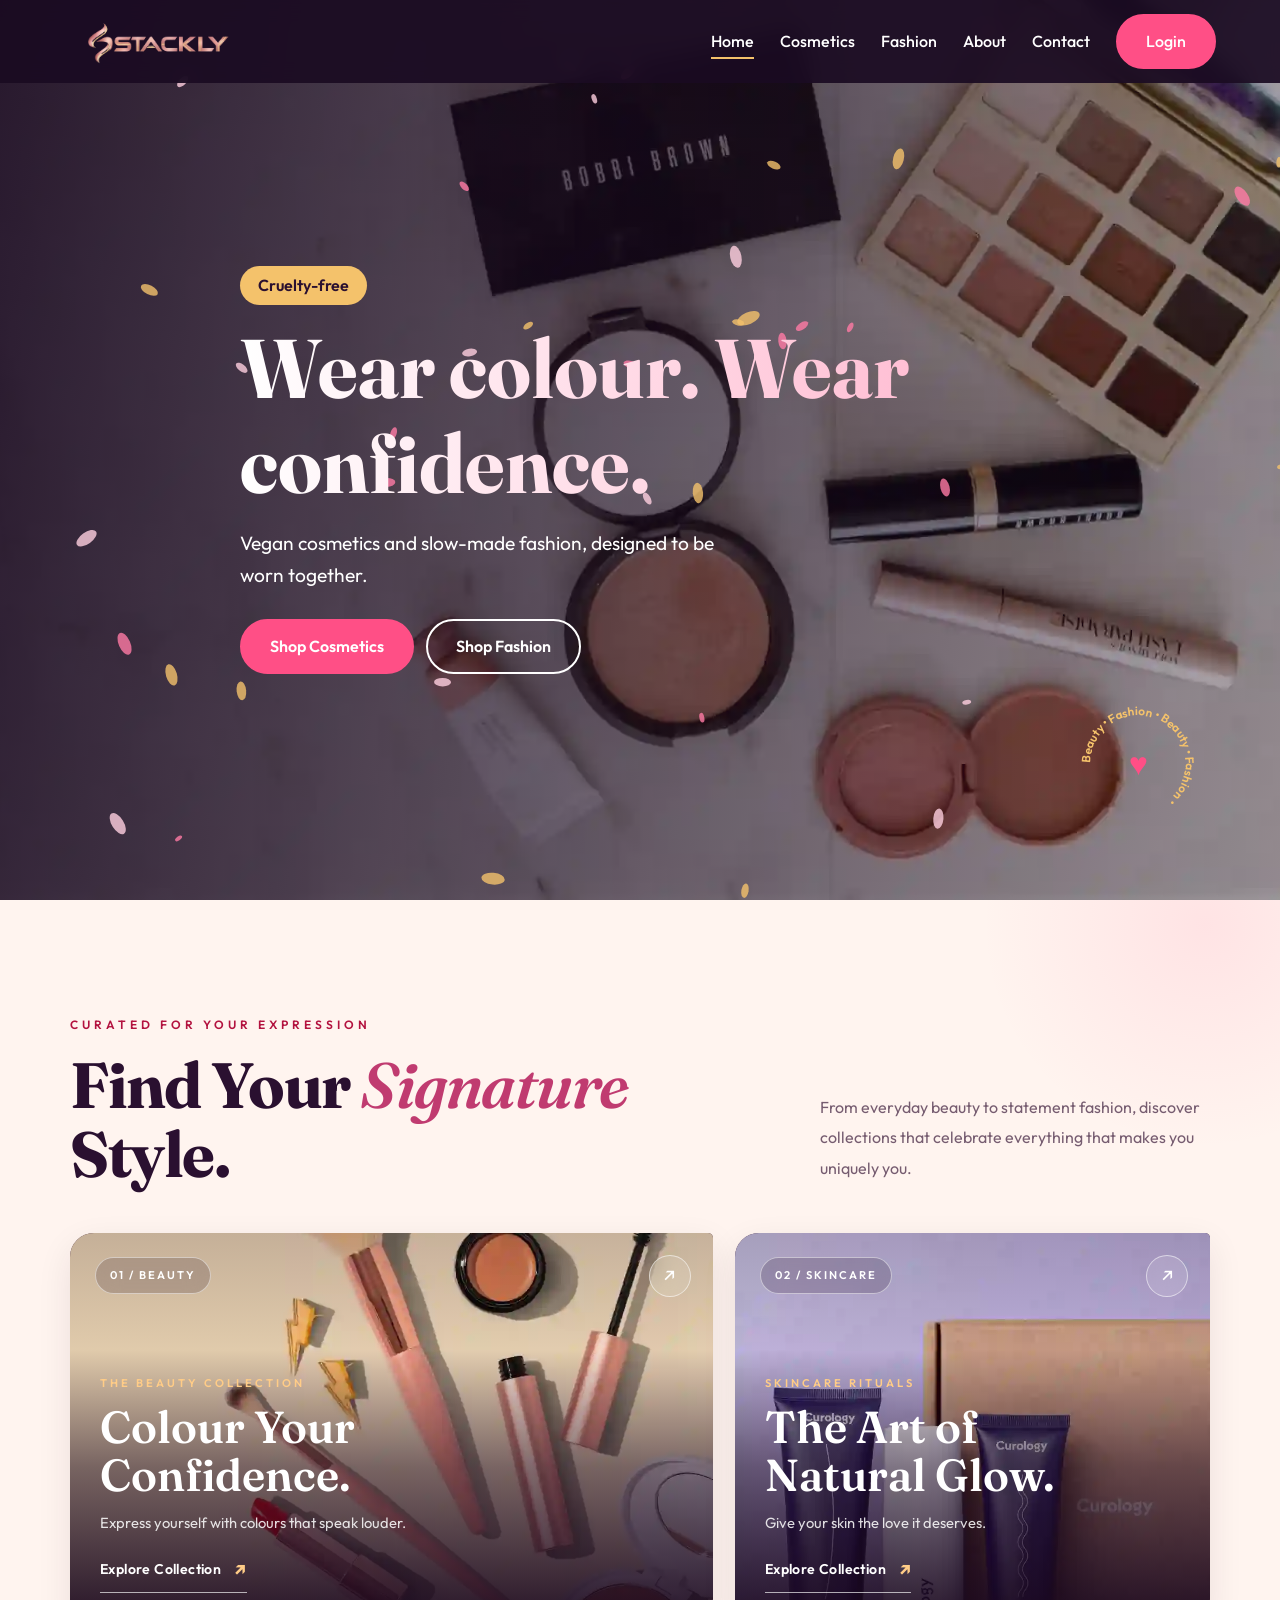
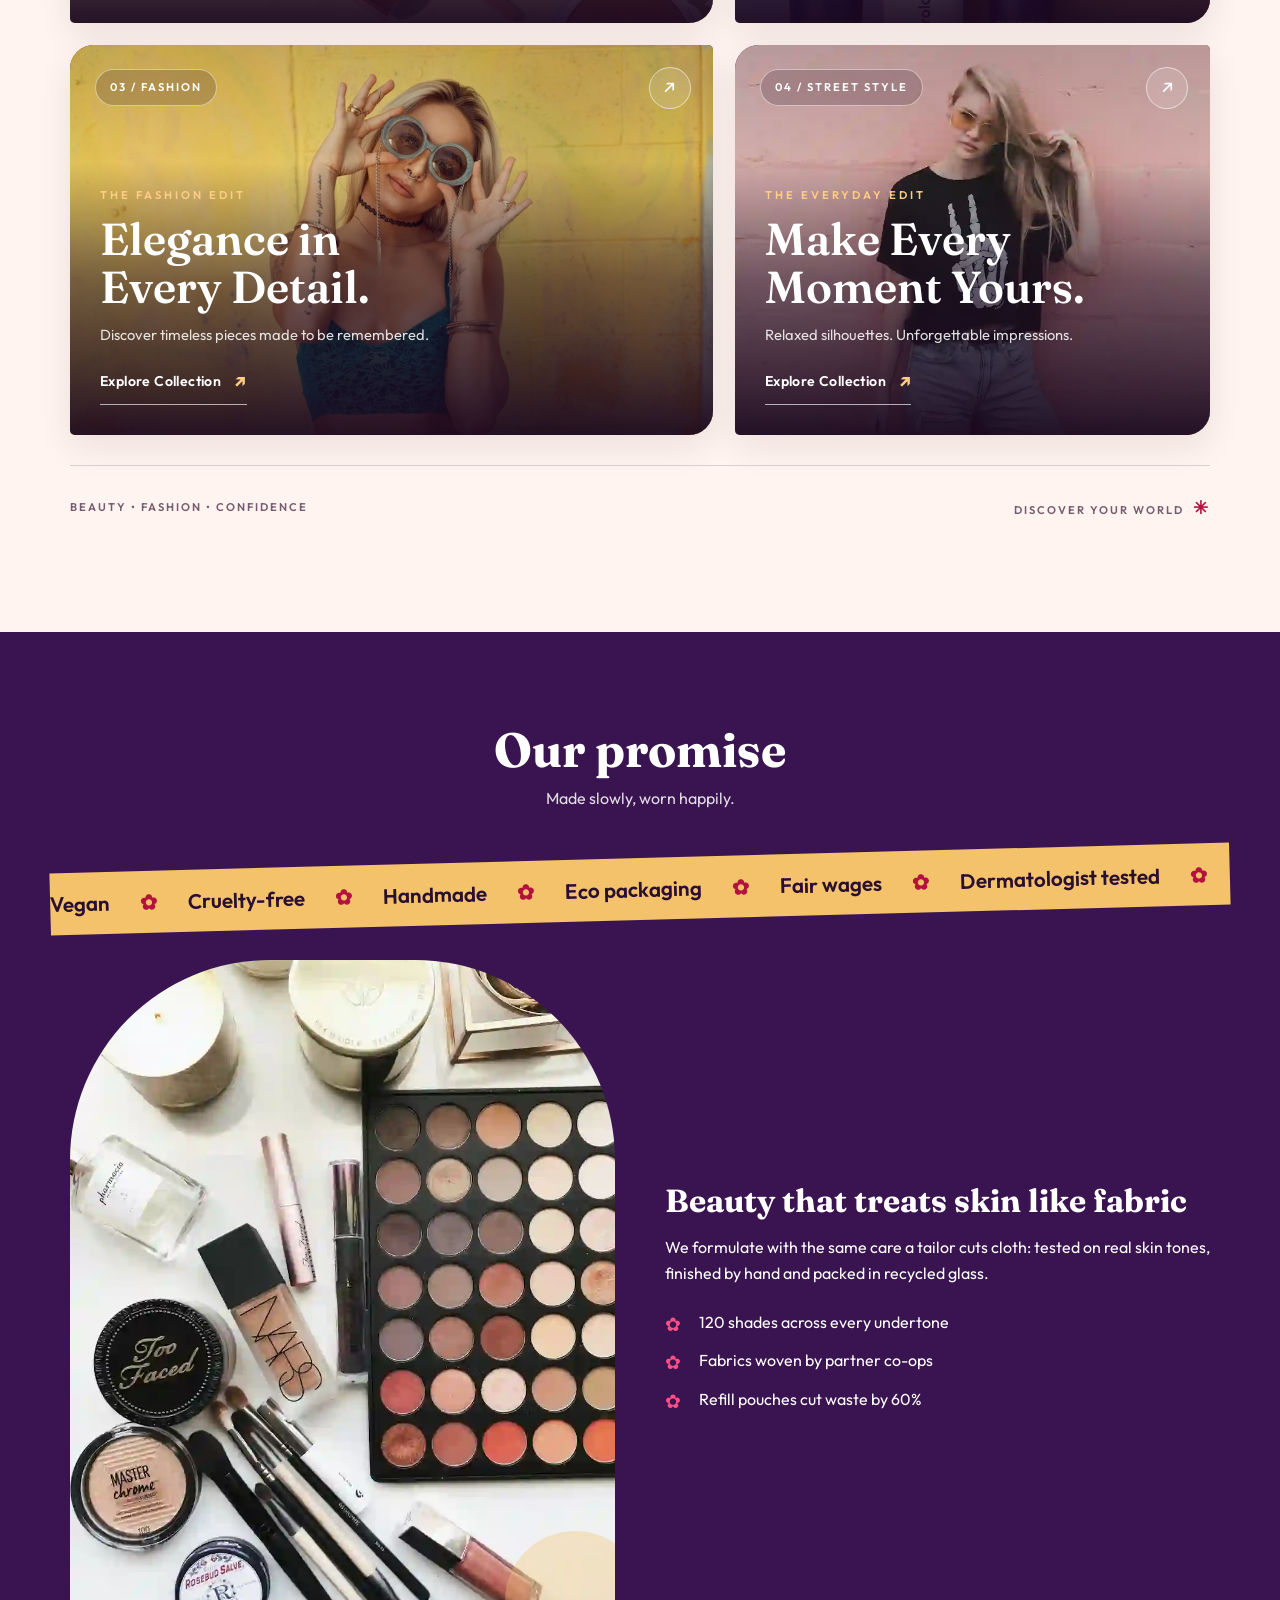
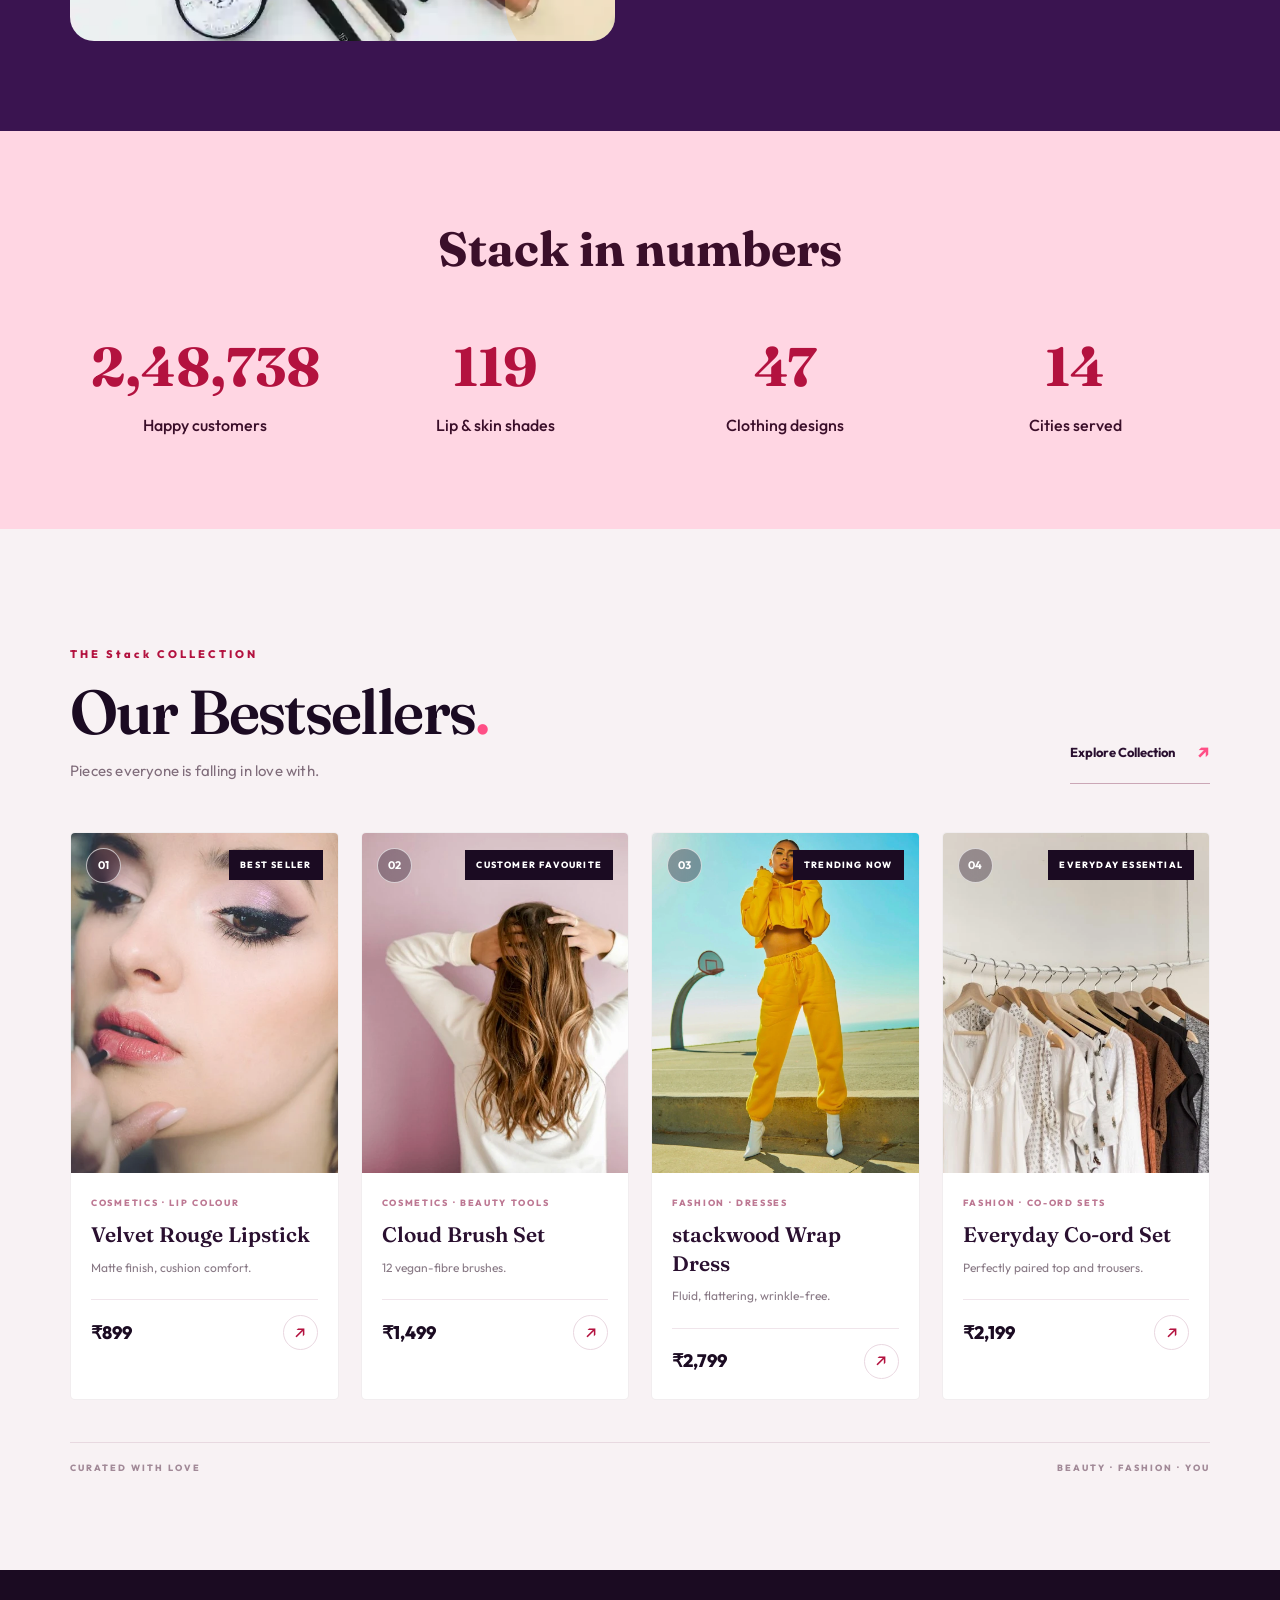
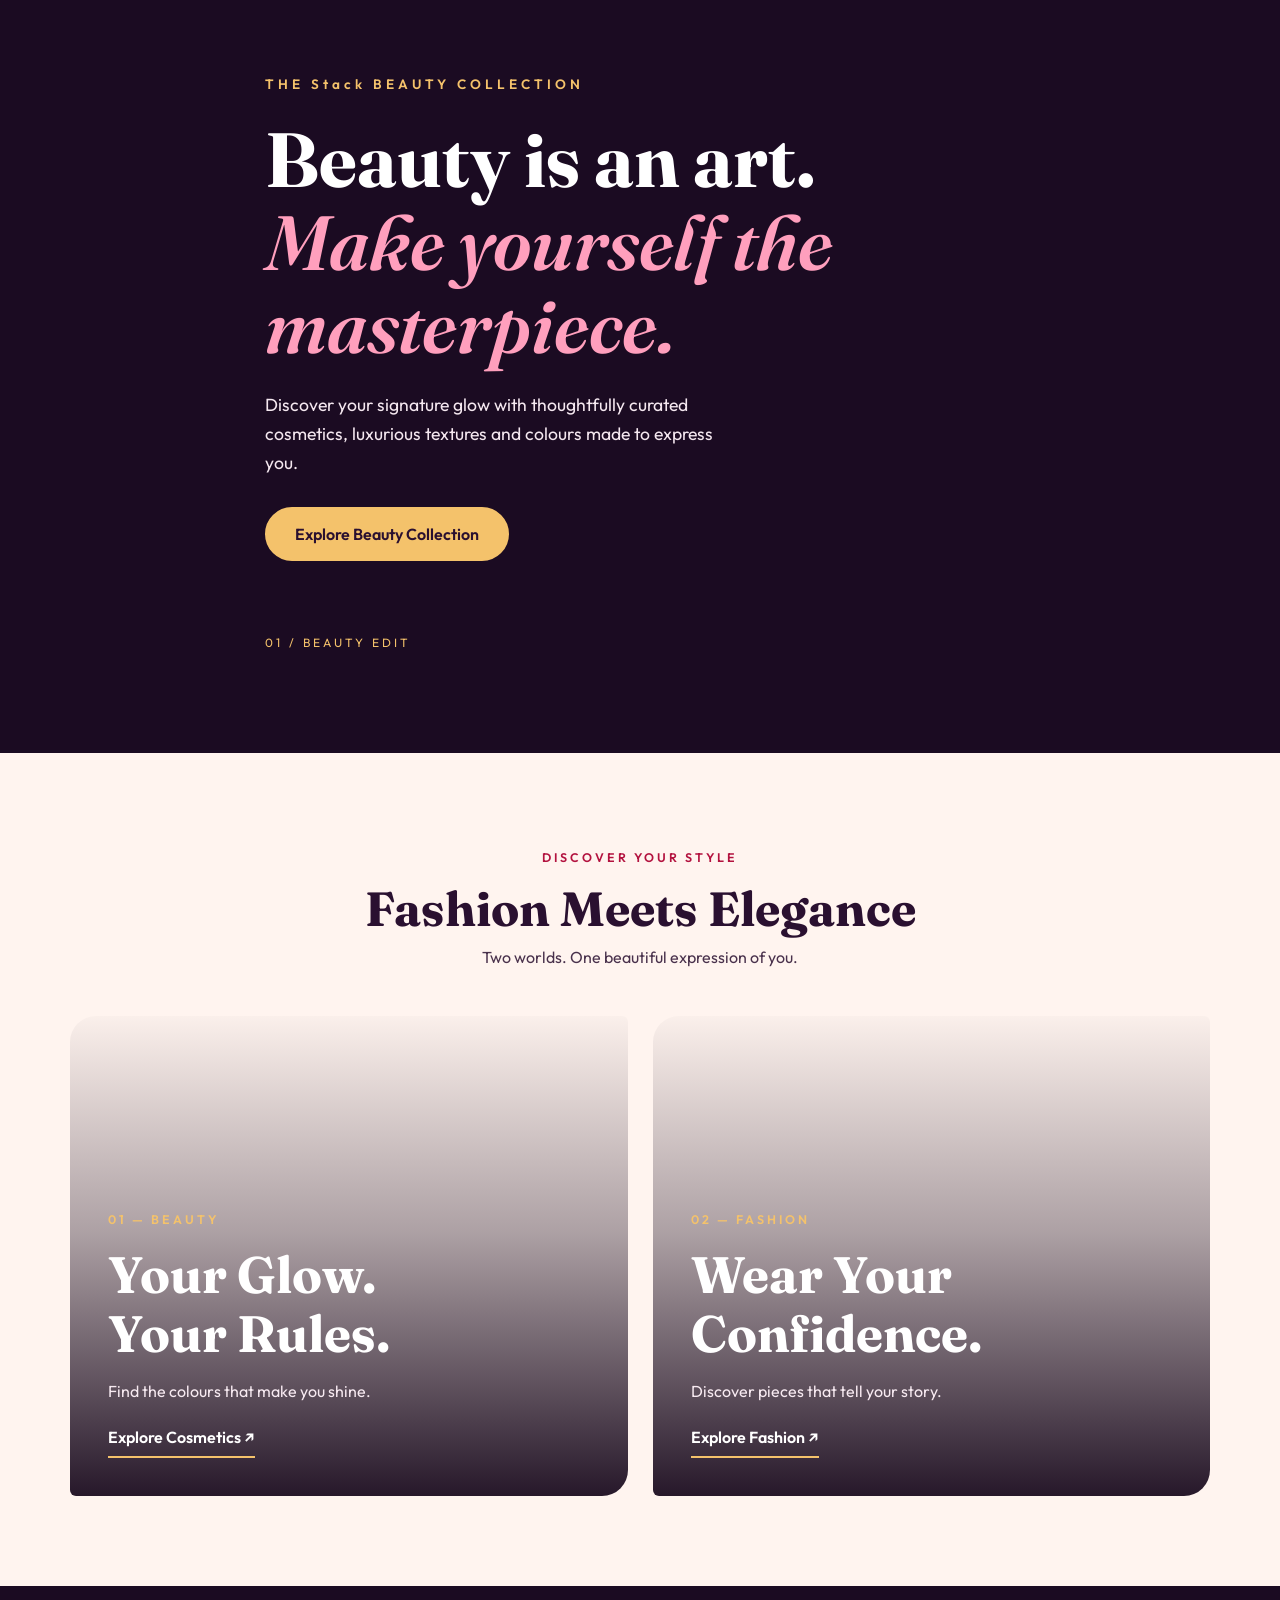
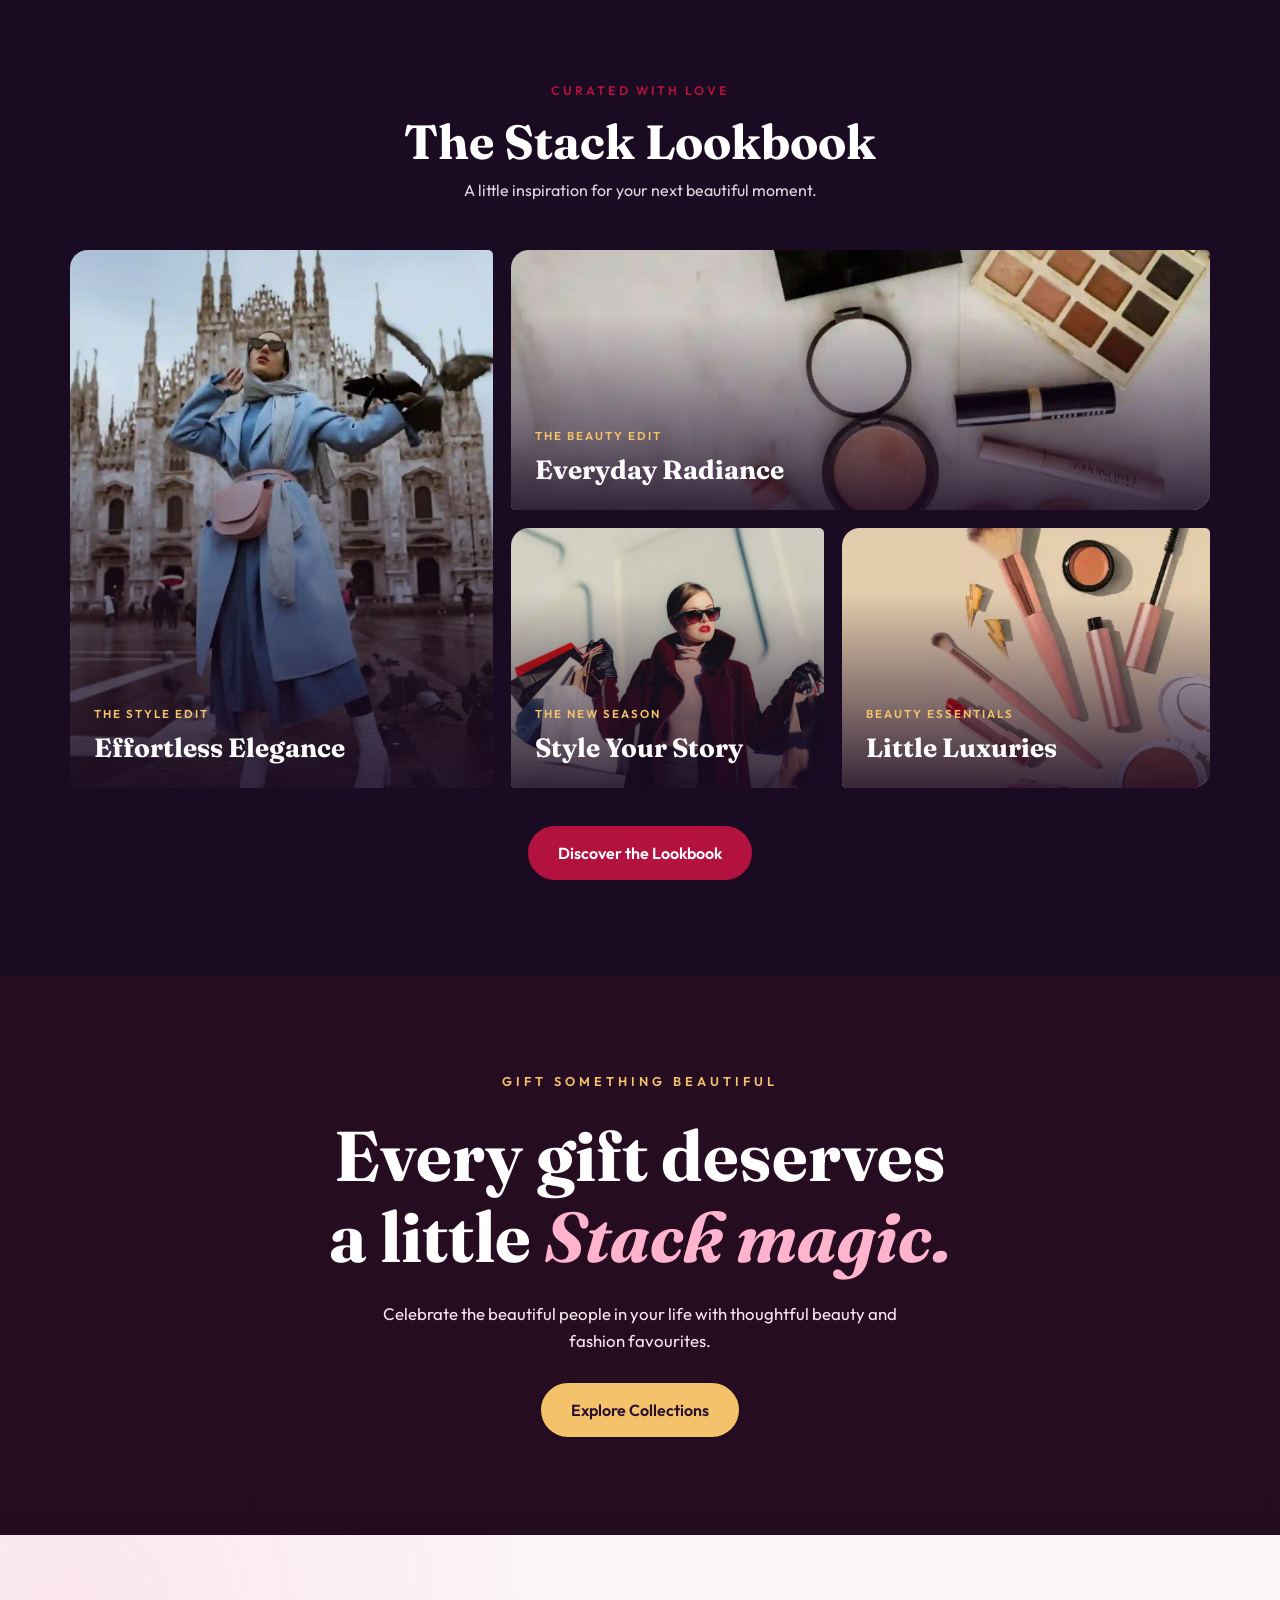
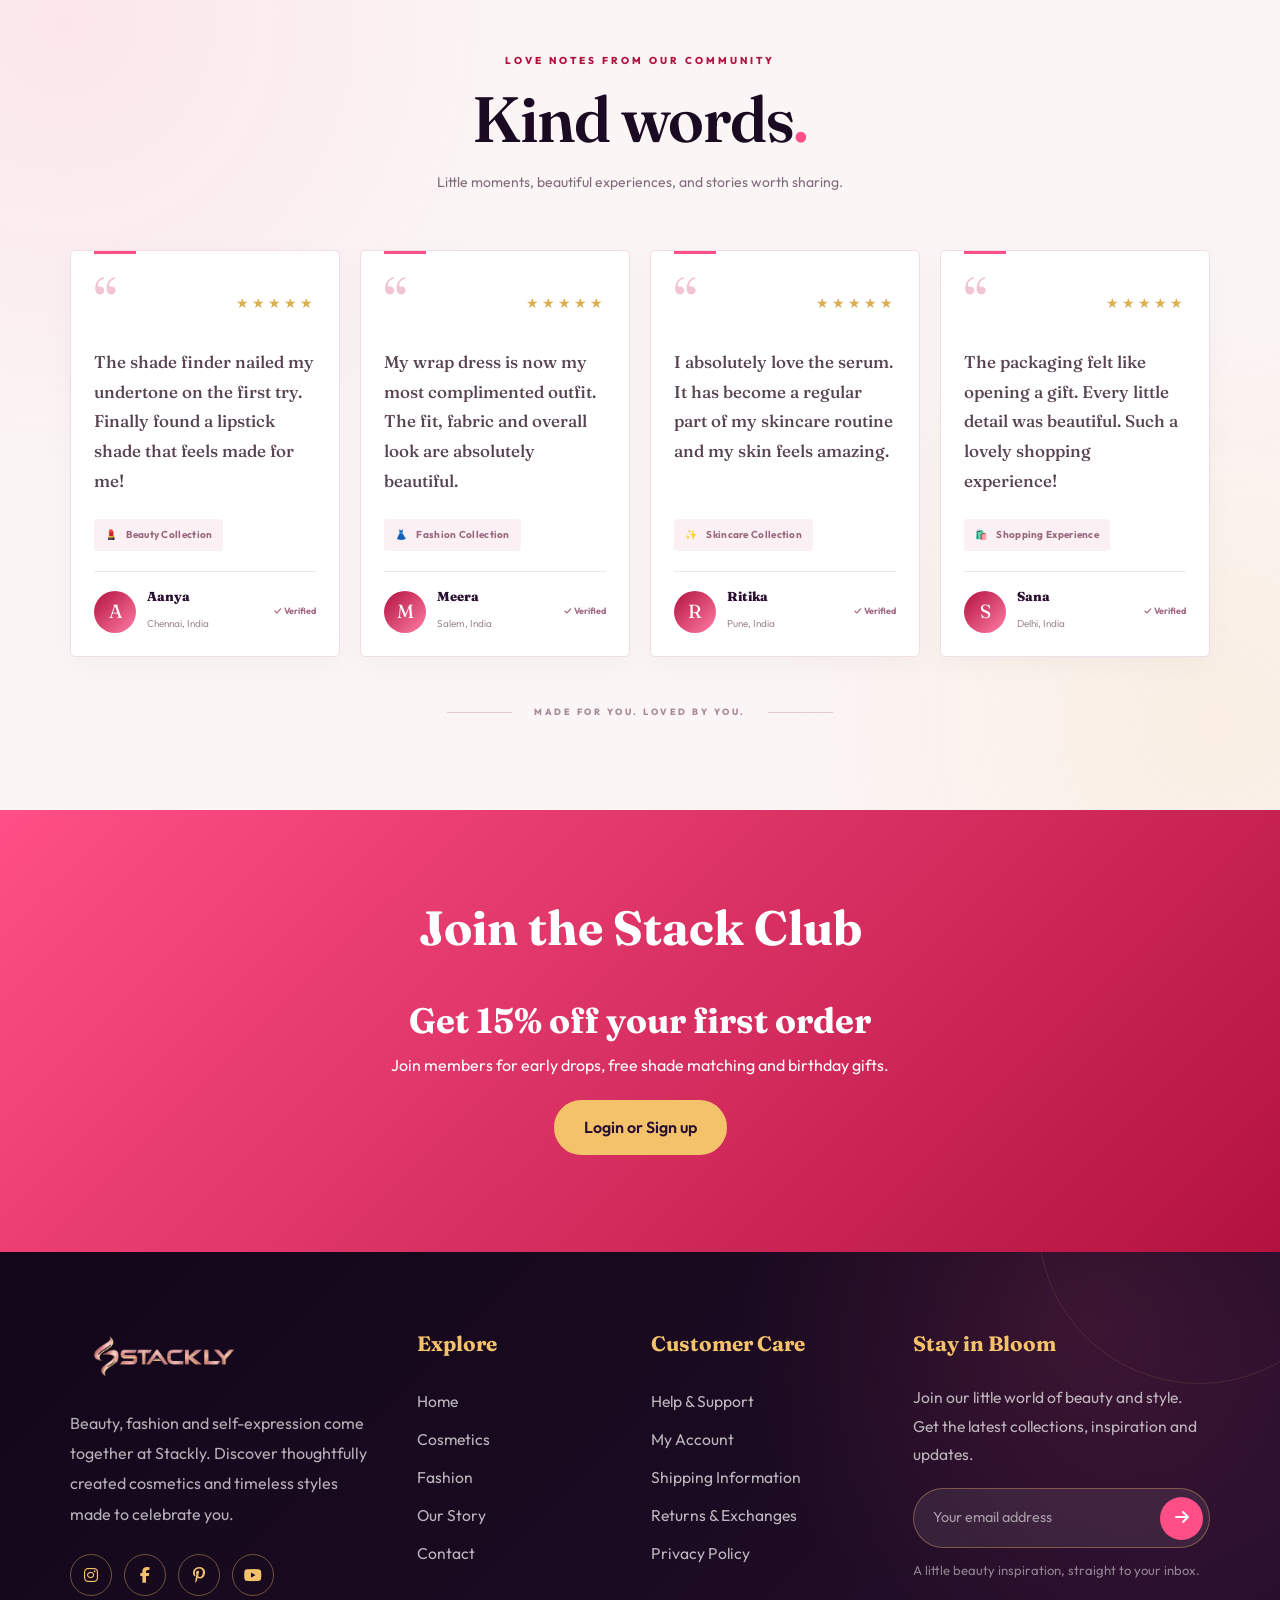
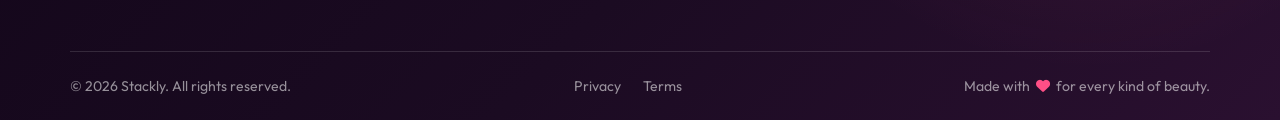
<file: index.html>
<!doctype html>
<html lang="en">
  <head>
    <meta charset="UTF-8" />
    <meta name="viewport" content="width=device-width,initial-scale=1" />
    <title>Home | Stackly</title>
    <link rel="preconnect" href="https://fonts.googleapis.com" />
    <link
      href="https://fonts.googleapis.com/css2?family=Fraunces:ital,wght@0,600;0,800;1,600&family=Outfit:wght@300;400;500;600&display=swap"
      rel="stylesheet"
    />
    <link rel="stylesheet"
    href="https://cdnjs.cloudflare.com/ajax/libs/font-awesome/6.5.2/css/all.min.css">
    <link rel="stylesheet" href="css/base.css" />
    <link rel="stylesheet" href="css/index.css" />
  </head>
  <body class="pg-index">
    <header class="top">
      <a class="logo" href="index.html">
        <img src="images/logo.webp" alt="Stackly Logo">
      </a>
      <button class="burger" aria-label="Menu" aria-expanded="false">
        <i></i><i></i><i></i>
      </button>
      <nav class="nav">
        <a href="index.html" class="on">Home</a>
        <a href="cosmetics.html" class="">Cosmetics</a>
        <a href="fashion.html" class="">Fashion</a>
        <a href="about.html" class="">About</a>
        <a href="contact.html" class="">Contact</a>
        <a href="login.html" class="btn login-btn">Login</a>
      </nav>
    </header>
    <div class="scrim"></div>
    <section class="hero">
      <canvas id="petals"></canvas>
      <div class="hbg">
        <img
          src="images/img1.webp"
          alt=""
          loading="lazy"
          onerror="this.style.visibility = 'hidden'"
        />
      </div>
      <div class="wrap hin">
        <span class="pill">Cruelty-free</span>
        <h1 class="shim">Wear colour. Wear confidence.</h1>
        <p>
          Vegan cosmetics and slow-made fashion, designed to be worn together.
        </p>
        <div class="hbtn">
          <a class="btn" href="error.html">Shop Cosmetics</a
          ><a class="btn ghost" href="error.html">Shop Fashion</a>
        </div>
      </div>
      <div class="spin">
        <svg viewBox="0 0 120 120">
          <defs>
            <path
              id="c"
              d="M60,60 m-44,0 a44,44 0 1,1 88,0 a44,44 0 1,1 -88,0"
            />
          </defs>
          <text>
            <textPath href="#c">Beauty • Fashion • Beauty • Fashion •</textPath>
          </text>
          </svg><b>♥</b>
      </div>
    </section>

<!-- ===== SHOP BY MOOD — PREMIUM COLLECTIONS ===== -->
<section class="sec mood-section" id="cats">

  <div class="wrap">

    <div class="mood-heading reveal">
      <div class="mood-heading-left">
        <span class="mood-eyebrow">CURATED FOR YOUR EXPRESSION</span>
        <h2>Find Your <i>Signature</i> Style.</h2>
      </div>

      <p>
        From everyday beauty to statement fashion,
        discover collections that celebrate everything
        that makes you uniquely you.
      </p>
    </div>

    <div class="mood-grid">

      <!-- BEAUTY -->
      <a href="error.html" class="mood-card mood-large reveal">

        <img
          src="images/img2.webp"
          alt="Luxury makeup collection"
          loading="lazy"
        />

        <div class="mood-shade"></div>

        <span class="mood-index">01 / BEAUTY</span>

        <div class="mood-info">
          <span class="mood-category">THE BEAUTY COLLECTION</span>
          <h3>Colour Your<br>Confidence.</h3>
          <p>Express yourself with colours that speak louder.</p>
          <span class="mood-link">Explore Collection <b>↗</b></span>
        </div>

        <span class="mood-arrow">↗</span>
      </a>


      <!-- SKINCARE -->
      <a href="error.html" class="mood-card reveal">

        <img
          src="images/img3.webp"
          alt="Luxury skincare products"
          loading="lazy"
        />

        <div class="mood-shade"></div>

        <span class="mood-index">02 / SKINCARE</span>

        <div class="mood-info">
          <span class="mood-category">SKINCARE RITUALS</span>
          <h3>The Art of<br>Natural Glow.</h3>
          <p>Give your skin the love it deserves.</p>
          <span class="mood-link">Explore Collection <b>↗</b></span>
        </div>

        <span class="mood-arrow">↗</span>
      </a>


      <!-- FASHION -->
      <a href="error.html" class="mood-card reveal">

        <img
          src="images/img4.webp"
          alt="Elegant summer fashion"
          loading="lazy"
        />

        <div class="mood-shade"></div>

        <span class="mood-index">03 / FASHION</span>

        <div class="mood-info">
          <span class="mood-category">THE FASHION EDIT</span>
          <h3>Elegance in<br>Every Detail.</h3>
          <p>Discover timeless pieces made to be remembered.</p>
          <span class="mood-link">Explore Collection <b>↗</b></span>
        </div>

        <span class="mood-arrow">↗</span>
      </a>


      <!-- STREETWEAR -->
      <a href="error.html" class="mood-card mood-large reveal">

        <img
          src="images/img5.webp"
          alt="Contemporary streetwear fashion"
          loading="lazy"
        />

        <div class="mood-shade"></div>

        <span class="mood-index">04 / STREET STYLE</span>

        <div class="mood-info">
          <span class="mood-category">THE EVERYDAY EDIT</span>
          <h3>Make Every<br>Moment Yours.</h3>
          <p>Relaxed silhouettes. Unforgettable impressions.</p>
          <span class="mood-link">Explore Collection <b>↗</b></span>
        </div>

        <span class="mood-arrow">↗</span>
      </a>

    </div>

    <div class="mood-footer reveal">
      <span>BEAUTY • FASHION • CONFIDENCE</span>
      <span>DISCOVER YOUR WORLD <b>✳</b></span>
    </div>

  </div>
</section>

<!-- =========================== OUR PROMISES ================================ -->
    <section class="sec s-violet" id="">
      <div class="wrap">
        <div class="shead reveal">
          <h2>Our promise</h2>
          <p>Made slowly, worn happily.</p>
        </div>
        <div class="marq">
          <div class="mt">
            <span>Vegan</span><em>✿</em><span>Cruelty-free</span><em>✿</em
            ><span>Handmade</span><em>✿</em><span>Eco packaging</span><em>✿</em
            ><span>Fair wages</span><em>✿</em><span>Dermatologist tested</span
            ><em>✿</em><span>Vegan</span><em>✿</em><span>Cruelty-free</span
            ><em>✿</em><span>Handmade</span><em>✿</em><span>Eco packaging</span
            ><em>✿</em><span>Fair wages</span><em>✿</em
            ><span>Dermatologist tested</span><em>✿</em>
          </div>
        </div>
        <div class="split">
          <div class="sp-img reveal">
            <img
              src="images/img6.webp"
              alt=""
              loading="lazy"
              onerror="this.style.visibility = 'hidden'"
            /><span class="blob"></span>
          </div>
          <div class="sp-tx reveal">
            <h3>Beauty that treats skin like fabric</h3>
            <p>
              We formulate with the same care a tailor cuts cloth: tested on
              real skin tones, finished by hand and packed in recycled glass.
            </p>
            <ul class="tick">
              <li>120 shades across every undertone</li>
              <li>Fabrics woven by partner co-ops</li>
              <li>Refill pouches cut waste by 60%</li>
            </ul>
          </div>
        </div>
      </div>
    </section>

<!-- ========================================= -->
    <section class="sec s-blush" id="">
      <div class="wrap">
        <div class="shead reveal">
          <h2>Stack in numbers</h2>
          <p></p>
        </div>
        <div class="stats">
          <div class="stat reveal">
            <b data-n="250000">0</b><span>Happy customers</span>
          </div>
          <div class="stat reveal">
            <b data-n="120">0</b><span>Lip &amp; skin shades</span>
          </div>
          <div class="stat reveal">
            <b data-n="48">0</b><span>Clothing designs</span>
          </div>
          <div class="stat reveal">
            <b data-n="15">0</b><span>Cities served</span>
          </div>
        </div>
      </div>
    </section>

<!-- ========================================= -->

<!-- ================= BESTSELLERS ================= -->
<section class="best-section" id="bestsellers">
  <div class="wrap">

    <div class="best-heading reveal">
      <div>
        <span class="best-eyebrow">THE Stack COLLECTION</span>
        <h2>Our Bestsellers<span>.</span></h2>
        <p>Pieces everyone is falling in love with.</p>
      </div>

      <a href="error.html" class="best-view-all">
        Explore Collection
        <span>↗</span>
      </a>
    </div>

    <div class="best-grid">

      <!-- PRODUCT 01 -->
      <article class="best-card reveal">
        <div class="best-image">
          <img
            src="images/img7.webp"
            alt="Velvet Rouge Lipstick"
            loading="lazy"
          />

          <span class="best-number">01</span>
          <span class="best-label">BEST SELLER</span>

          <a href="error.html" class="best-action">
            Explore Product <span>↗</span>
          </a>
        </div>

        <div class="best-details">
          <div class="best-category">COSMETICS · LIP COLOUR</div>
          <h3>Velvet Rouge Lipstick</h3>
          <p>Matte finish, cushion comfort.</p>

          <div class="best-bottom">
            <span class="best-price">₹899</span>
            <a href="error.html" class="best-arrow" aria-label="Explore Velvet Rouge Lipstick">↗</a>
          </div>
        </div>
      </article>

      <!-- PRODUCT 02 -->
      <article class="best-card reveal">
        <div class="best-image">
          <img
            src="images/img8.webp"
            alt="Cloud Brush Set"
            loading="lazy"
          />

          <span class="best-number">02</span>
          <span class="best-label">CUSTOMER FAVOURITE</span>

          <a href="error.html" class="best-action">
            Explore Product <span>↗</span>
          </a>
        </div>

        <div class="best-details">
          <div class="best-category">COSMETICS · BEAUTY TOOLS</div>
          <h3>Cloud Brush Set</h3>
          <p>12 vegan-fibre brushes.</p>

          <div class="best-bottom">
            <span class="best-price">₹1,499</span>
            <a href="error.html" class="best-arrow" aria-label="Explore Cloud Brush Set">↗</a>
          </div>
        </div>
      </article>

      <!-- PRODUCT 03 -->
      <article class="best-card reveal">
        <div class="best-image">
          <img
            src="images/img9.webp"
            alt="stackwood Wrap Dress"
            loading="lazy"
          />

          <span class="best-number">03</span>
          <span class="best-label">TRENDING NOW</span>

          <a href="error.html" class="best-action">
            Explore Product <span>↗</span>
          </a>
        </div>

        <div class="best-details">
          <div class="best-category">FASHION · DRESSES</div>
          <h3>stackwood Wrap Dress</h3>
          <p>Fluid, flattering, wrinkle-free.</p>

          <div class="best-bottom">
            <span class="best-price">₹2,799</span>
            <a href="error.html" class="best-arrow" aria-label="Explore stackwood Wrap Dress">↗</a>
          </div>
        </div>
      </article>

      <!-- PRODUCT 04 -->
      <article class="best-card reveal">
        <div class="best-image">
          <img
            src="images/img10.webp"
            alt="Everyday Co-ord Set"
            loading="lazy"
          />

          <span class="best-number">04</span>
          <span class="best-label">EVERYDAY ESSENTIAL</span>

          <a href="error.html" class="best-action">
            Explore Product <span>↗</span>
          </a>
        </div>

        <div class="best-details">
          <div class="best-category">FASHION · CO-ORD SETS</div>
          <h3>Everyday Co-ord Set</h3>
          <p>Perfectly paired top and trousers.</p>

          <div class="best-bottom">
            <span class="best-price">₹2,199</span>
            <a href="error.html" class="best-arrow" aria-label="Explore Everyday Co-ord Set">↗</a>
          </div>
        </div>
      </article>

    </div>

    <div class="best-footer">
      <span>CURATED WITH LOVE</span>
      <span>BEAUTY · FASHION · YOU</span>
    </div>

  </div>
</section>


<!-- ===== THE BEAUTY EDIT ===== -->
<section class="beauty-edit">
  <div class="beauty-edit-bg"></div>
  <div class="wrap beauty-edit-content reveal">
    <span class="edit-label">THE Stack BEAUTY COLLECTION</span>
    <h2>Beauty is an art.<br><i>Make yourself the masterpiece.</i></h2>
    <p>
      Discover your signature glow with thoughtfully curated
      cosmetics, luxurious textures and colours made to express you.
    </p>
    <a href="error.html" class="btn gold">Explore Beauty Collection</a>
    <span class="edit-number">01 / BEAUTY EDIT</span>
  </div>
</section>


<!-- ===== FASHION MEETS ELEGANCE ===== -->
<section class="sec fashion-duo">
  <div class="wrap">
    <div class="shead reveal">
      <span class="luxury-tag">DISCOVER YOUR STYLE</span>
      <h2>Fashion Meets Elegance</h2>
      <p>Two worlds. One beautiful expression of you.</p>
    </div>

    <div class="duo-grid">

      <article class="duo-card duo-beauty reveal">
        <div class="duo-overlay"></div>
        <div class="duo-content">
          <span>01 — BEAUTY</span>
          <h3>Your Glow.<br>Your Rules.</h3>
          <p>Find the colours that make you shine.</p>
          <a href="error.html">Explore Cosmetics ↗</a>
        </div>
      </article>

      <article class="duo-card duo-fashion reveal">
        <div class="duo-overlay"></div>
        <div class="duo-content">
          <span>02 — FASHION</span>
          <h3>Wear Your<br>Confidence.</h3>
          <p>Discover pieces that tell your story.</p>
          <a href="error.html">Explore Fashion ↗</a>
        </div>
      </article>

    </div>
  </div>
</section>


<!-- ===== THE Stack LOOKBOOK ===== -->
<section class="sec stack-lookbook">
  <div class="wrap">

    <div class="shead reveal">
      <span class="luxury-tag">CURATED WITH LOVE</span>
      <h2>The Stack Lookbook</h2>
      <p>A little inspiration for your next beautiful moment.</p>
    </div>

    <div class="lookbook-grid">

      <a href="error.html" class="look-item look-one reveal">
        <img src="images/img11.webp" alt="Elegant fashion look">
        <div class="look-caption">
          <span>THE STYLE EDIT</span>
          <h3>Effortless Elegance</h3>
        </div>
      </a>

      <a href="error.html" class="look-item look-two reveal">
        <img src="images/img1.webp" alt="Beauty makeup collection">
        <div class="look-caption">
          <span>THE BEAUTY EDIT</span>
          <h3>Everyday Radiance</h3>
        </div>
      </a>

      <a href="error.html" class="look-item look-three reveal">
        <img src="images/img12.webp" alt="Fashion shopping inspiration">
        <div class="look-caption">
          <span>THE NEW SEASON</span>
          <h3>Style Your Story</h3>
        </div>
      </a>

      <a href="error.html" class="look-item look-four reveal">
        <img src="images/img2.webp" alt="Luxury cosmetic products">
        <div class="look-caption">
          <span>BEAUTY ESSENTIALS</span>
          <h3>Little Luxuries</h3>
        </div>
      </a>

    </div>

    <div class="lookbook-bottom reveal">
      <a href="error.html" class="btn">Discover the Lookbook</a>
    </div>

  </div>
</section>


<!-- ===== THE ART OF GIFTING ===== -->
<section class="gift-edit">
  <div class="gift-bg"></div>
  <div class="wrap gift-content reveal">
    <span>GIFT SOMETHING BEAUTIFUL</span>
    <h2>Every gift deserves<br>a little <i>Stack magic.</i></h2>
    <p>
      Celebrate the beautiful people in your life
      with thoughtful beauty and fashion favourites.
    </p>
    <a href="error.html" class="btn gold">Explore Collections</a>
  </div>
</section>


<!-- ================= CUSTOMER TESTIMONIALS ================= -->
<section class="review-section" id="reviews">
  <div class="wrap">

    <div class="review-heading reveal">
      <span class="review-eyebrow">LOVE NOTES FROM OUR COMMUNITY</span>
      <h2>Kind words<span>.</span></h2>
      <p>Little moments, beautiful experiences, and stories worth sharing.</p>
    </div>

    <div class="review-grid">

      <!-- REVIEW 01 -->
      <article class="review-card reveal">
        <div class="review-top">
          <span class="review-quote">“</span>
          <div class="review-stars">★★★★★</div>
        </div>

        <p class="review-text">
          The shade finder nailed my undertone on the first try.
          Finally found a lipstick shade that feels made for me!
        </p>

        <div class="review-product">
          <span>💄</span>
          <span>Beauty Collection</span>
        </div>

        <div class="review-divider"></div>

        <div class="review-customer">
          <div class="review-avatar">A</div>
          <div class="review-person">
            <h3>Aanya</h3>
            <span>Chennai, India</span>
          </div>
          <span class="review-verified">✓ Verified</span>
        </div>
      </article>

      <!-- REVIEW 02 -->
      <article class="review-card reveal">
        <div class="review-top">
          <span class="review-quote">“</span>
          <div class="review-stars">★★★★★</div>
        </div>

        <p class="review-text">
          My wrap dress is now my most complimented outfit.
          The fit, fabric and overall look are absolutely beautiful.
        </p>

        <div class="review-product">
          <span>👗</span>
          <span>Fashion Collection</span>
        </div>

        <div class="review-divider"></div>

        <div class="review-customer">
          <div class="review-avatar">M</div>
          <div class="review-person">
            <h3>Meera</h3>
            <span>Salem, India</span>
          </div>
          <span class="review-verified">✓ Verified</span>
        </div>
      </article>

      <!-- REVIEW 03 -->
      <article class="review-card reveal">
        <div class="review-top">
          <span class="review-quote">“</span>
          <div class="review-stars">★★★★★</div>
        </div>

        <p class="review-text">
          I absolutely love the serum. It has become a regular
          part of my skincare routine and my skin feels amazing.
        </p>

        <div class="review-product">
          <span>✨</span>
          <span>Skincare Collection</span>
        </div>

        <div class="review-divider"></div>

        <div class="review-customer">
          <div class="review-avatar">R</div>
          <div class="review-person">
            <h3>Ritika</h3>
            <span>Pune, India</span>
          </div>
          <span class="review-verified">✓ Verified</span>
        </div>
      </article>

      <!-- REVIEW 04 -->
      <article class="review-card reveal">
        <div class="review-top">
          <span class="review-quote">“</span>
          <div class="review-stars">★★★★★</div>
        </div>

        <p class="review-text">
          The packaging felt like opening a gift. Every little
          detail was beautiful. Such a lovely shopping experience!
        </p>

        <div class="review-product">
          <span>🛍️</span>
          <span>Shopping Experience</span>
        </div>

        <div class="review-divider"></div>

        <div class="review-customer">
          <div class="review-avatar">S</div>
          <div class="review-person">
            <h3>Sana</h3>
            <span>Delhi, India</span>
          </div>
          <span class="review-verified">✓ Verified</span>
        </div>
      </article>

    </div>

    <div class="review-bottom reveal">
      <div class="review-bottom-line"></div>
      <p>MADE FOR YOU. LOVED BY YOU.</p>
      <div class="review-bottom-line"></div>
    </div>

  </div>
</section>

<!-- ================================ JOIN THE STACKLY CLUB ============================ -->
    <section class="sec s-stack" id="">
      <div class="wrap">
        <div class="shead reveal">
          <h2>Join the Stack Club</h2>
          <p></p>
        </div>
        <div class="ctabox reveal">
          <h3>Get 15% off your first order</h3>
          <p>
            Join members for early drops, free shade matching and birthday
            gifts.
          </p>
          <a class="btn gold" href="login.html">Login or Sign up</a>
        </div>
      </div>
    </section>

<!-- footer -->

<!-- ================= stack ATELIER FOOTER ================= -->
<footer class="stack-footer">
  <div class="wrap">

    <div class="stack-footer-grid">

      <!-- BRAND -->
      <div class="stack-footer-brand">
        <a class="logo" href="index.html">
          <img src="images/logo.webp" alt="Stackly Logo">
        </a>

        <p>
          Beauty, fashion and self-expression come together
          at Stackly. Discover thoughtfully created
          cosmetics and timeless styles made to celebrate you.
        </p>

        <div class="footer-socials">
          <a href="#" aria-label="Instagram">
            <i class="fa-brands fa-instagram"></i>
          </a>
          <a href="#" aria-label="Facebook">
            <i class="fa-brands fa-facebook-f"></i>
          </a>
          <a href="#" aria-label="Pinterest">
            <i class="fa-brands fa-pinterest-p"></i>
          </a>
          <a href="#" aria-label="YouTube">
            <i class="fa-brands fa-youtube"></i>
          </a>
        </div>
      </div>

      <!-- EXPLORE -->
      <div class="stack-footer-col">
        <h5>Explore</h5>
        <a href="index.html">Home</a>
        <a href="cosmetics.html">Cosmetics</a>
        <a href="fashion.html">Fashion</a>
        <a href="about.html">Our Story</a>
        <a href="contact.html">Contact</a>
      </div>

      <!-- CUSTOMER CARE -->
      <div class="stack-footer-col">
        <h5>Customer Care</h5>
        <a href="contact.html">Help & Support</a>
        <a href="login.html">My Account</a>
        <a href="error.html">Shipping Information</a>
        <a href="error.html">Returns & Exchanges</a>
        <a href="error.html">Privacy Policy</a>
      </div>

      <!-- NEWSLETTER -->
      <div class="stack-footer-col stack-newsletter">
        <h5>Stay in Bloom</h5>

        <p>
          Join our little world of beauty and style.
          Get the latest collections, inspiration and updates.
        </p>

        <form class="stack-newsletter-form">
          <input
            type="email"
            placeholder="Your email address"
            aria-label="Your email address"
            required
          >

          <button type="submit" aria-label="Subscribe">
            <i class="fa-solid fa-arrow-right"></i>
          </button>
        </form>

        <span class="newsletter-note">
          A little beauty inspiration, straight to your inbox.
        </span>
      </div>

    </div>

    <!-- BOTTOM -->
    <div class="stack-footer-bottom">
      <span>
        &copy; 2026 Stackly. All rights reserved.
      </span>

      <div class="footer-bottom-links">
        <a href="error.html">Privacy</a>
        <a href="error.html">Terms</a>
      </div>

      <span class="footer-made">
        Made with <i class="fa-solid fa-heart"></i>
        for every kind of beauty.
      </span>
    </div>

  </div>
</footer>

    <script src="js/common.js"></script>
    <script src="js/index.js"></script>
  </body>
</html>
</file>
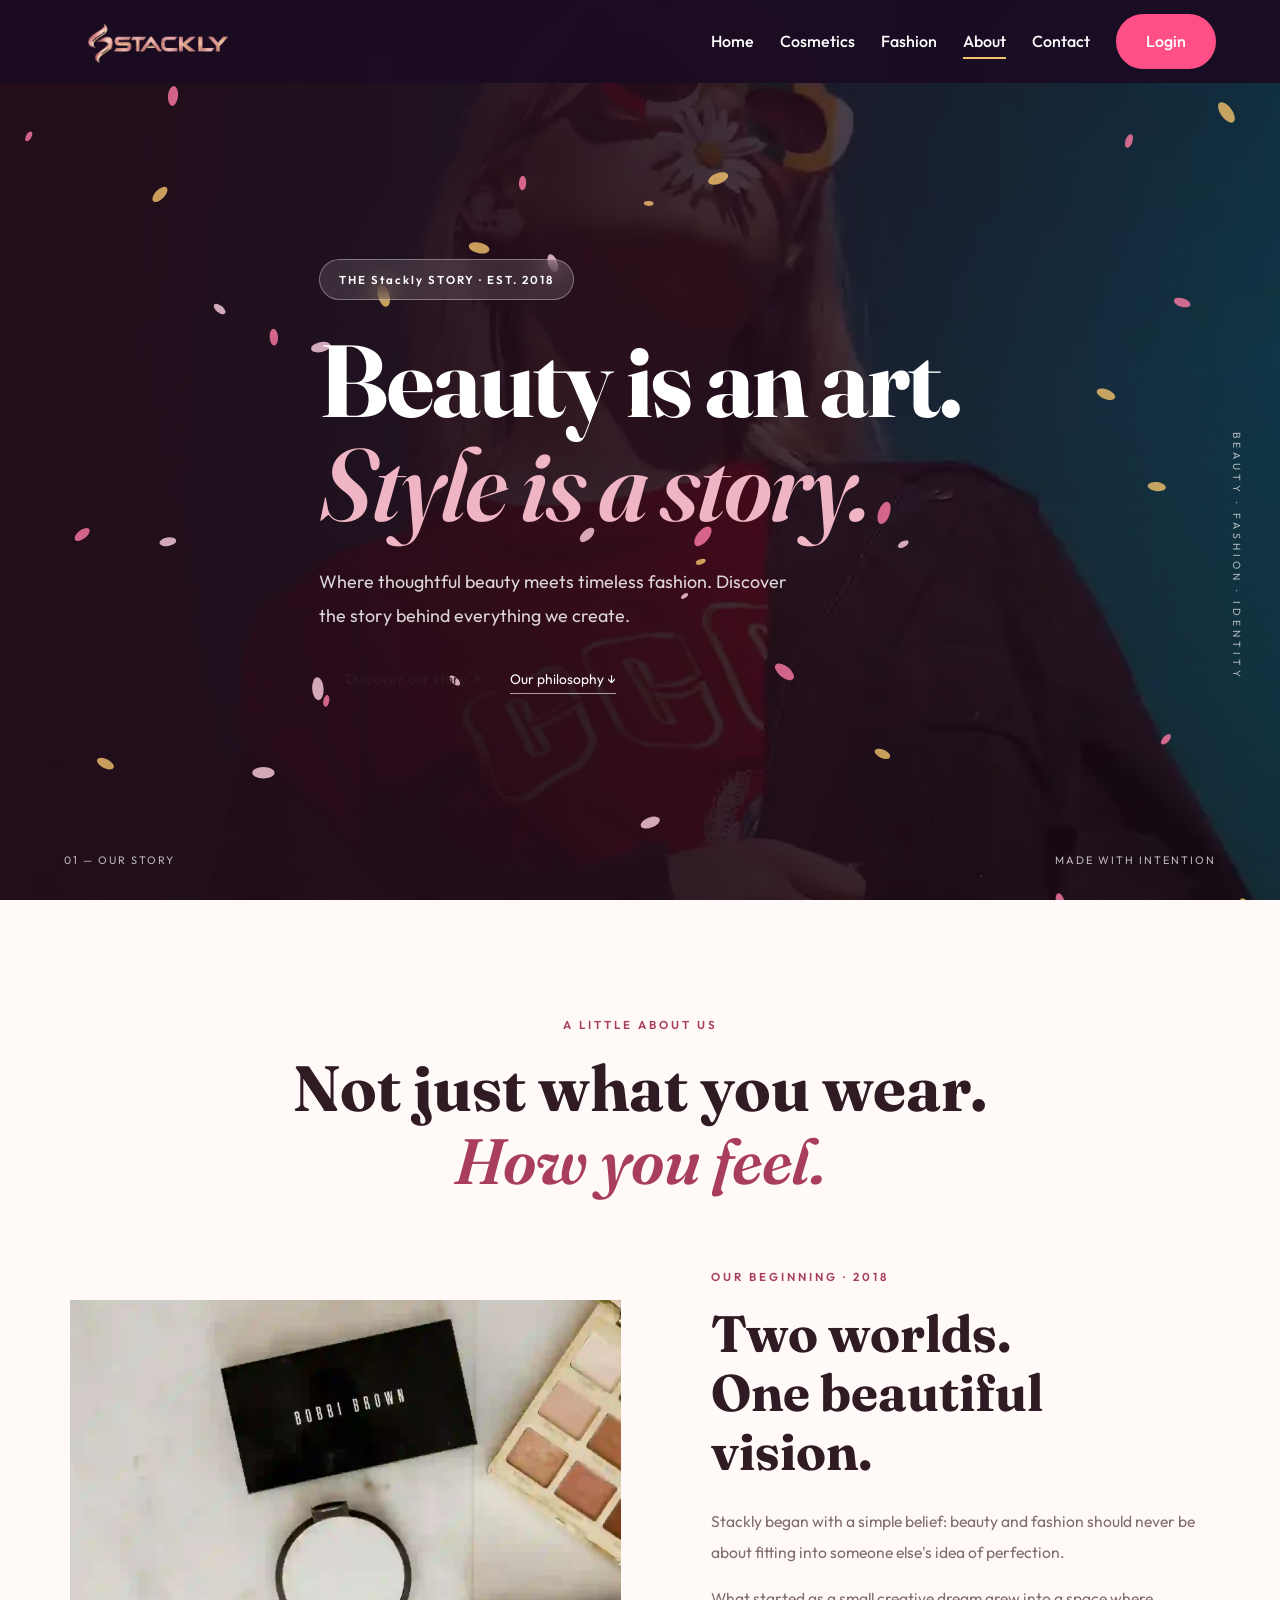
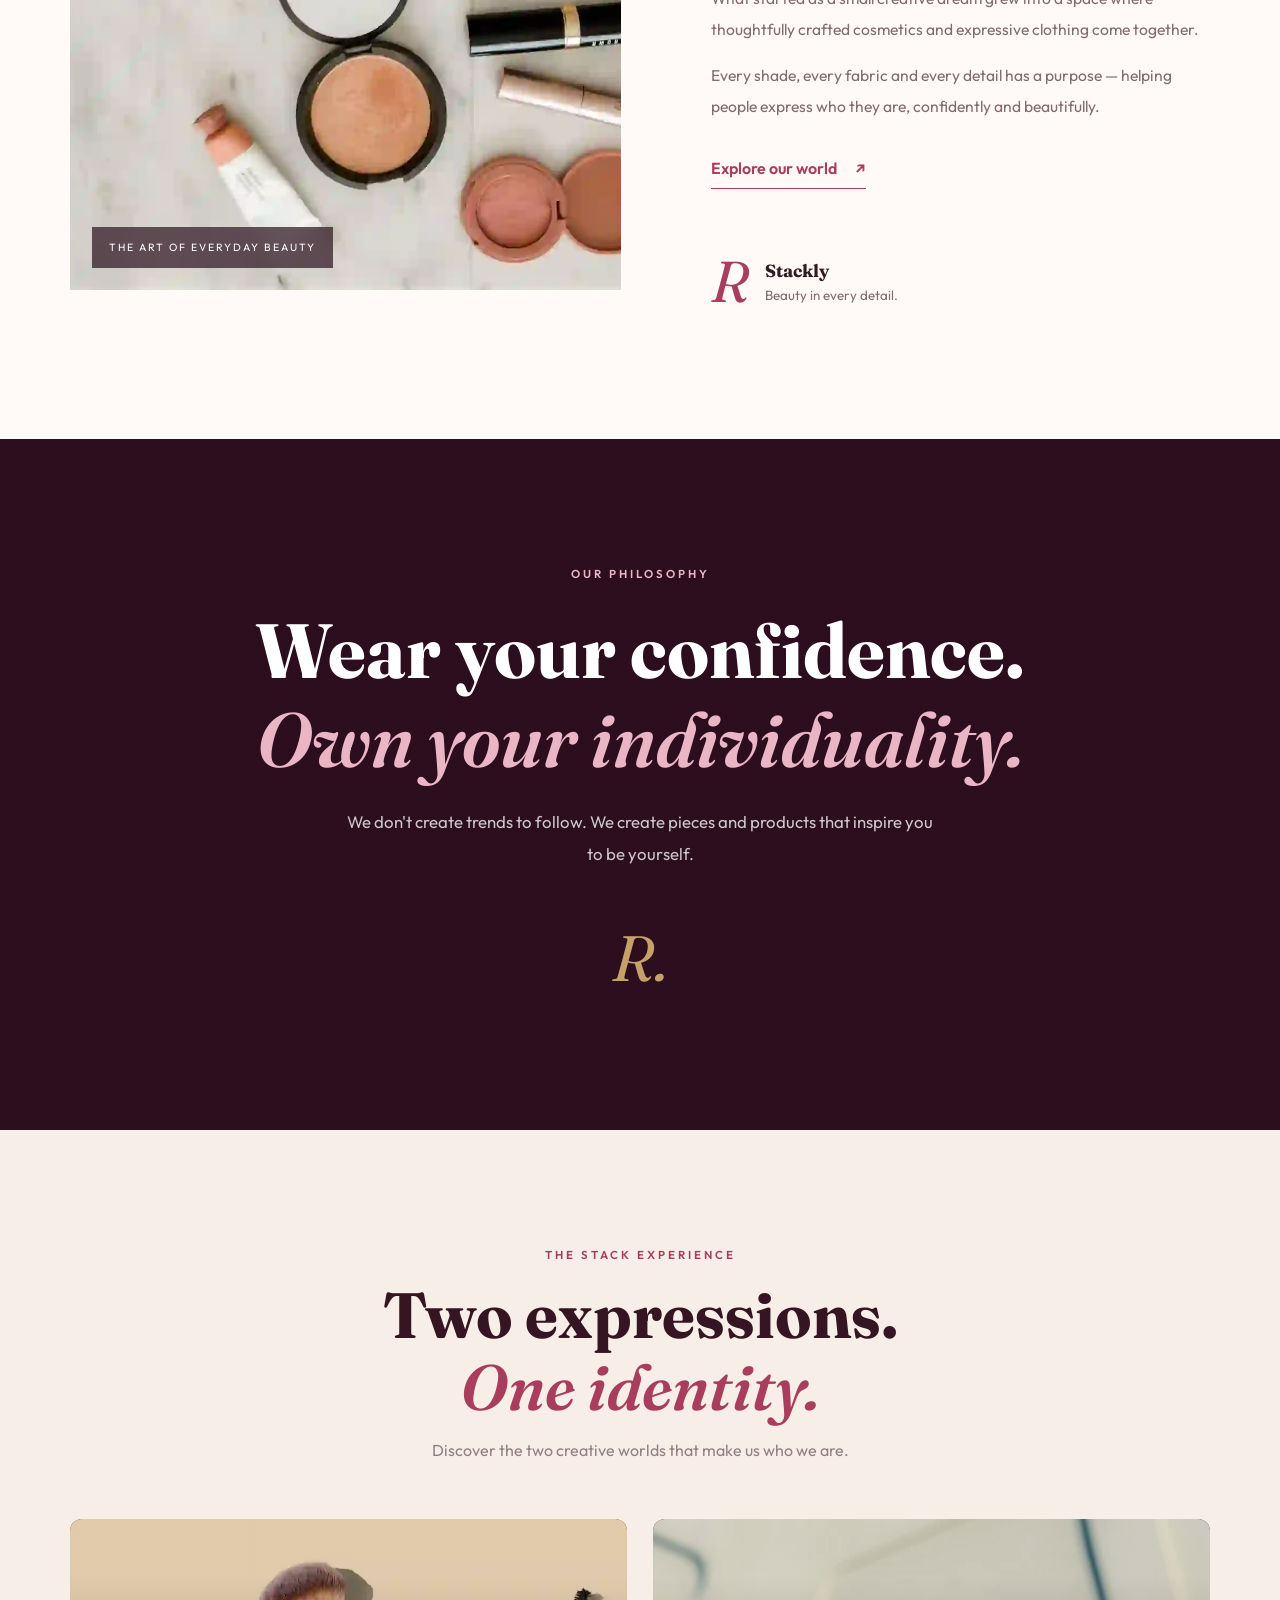
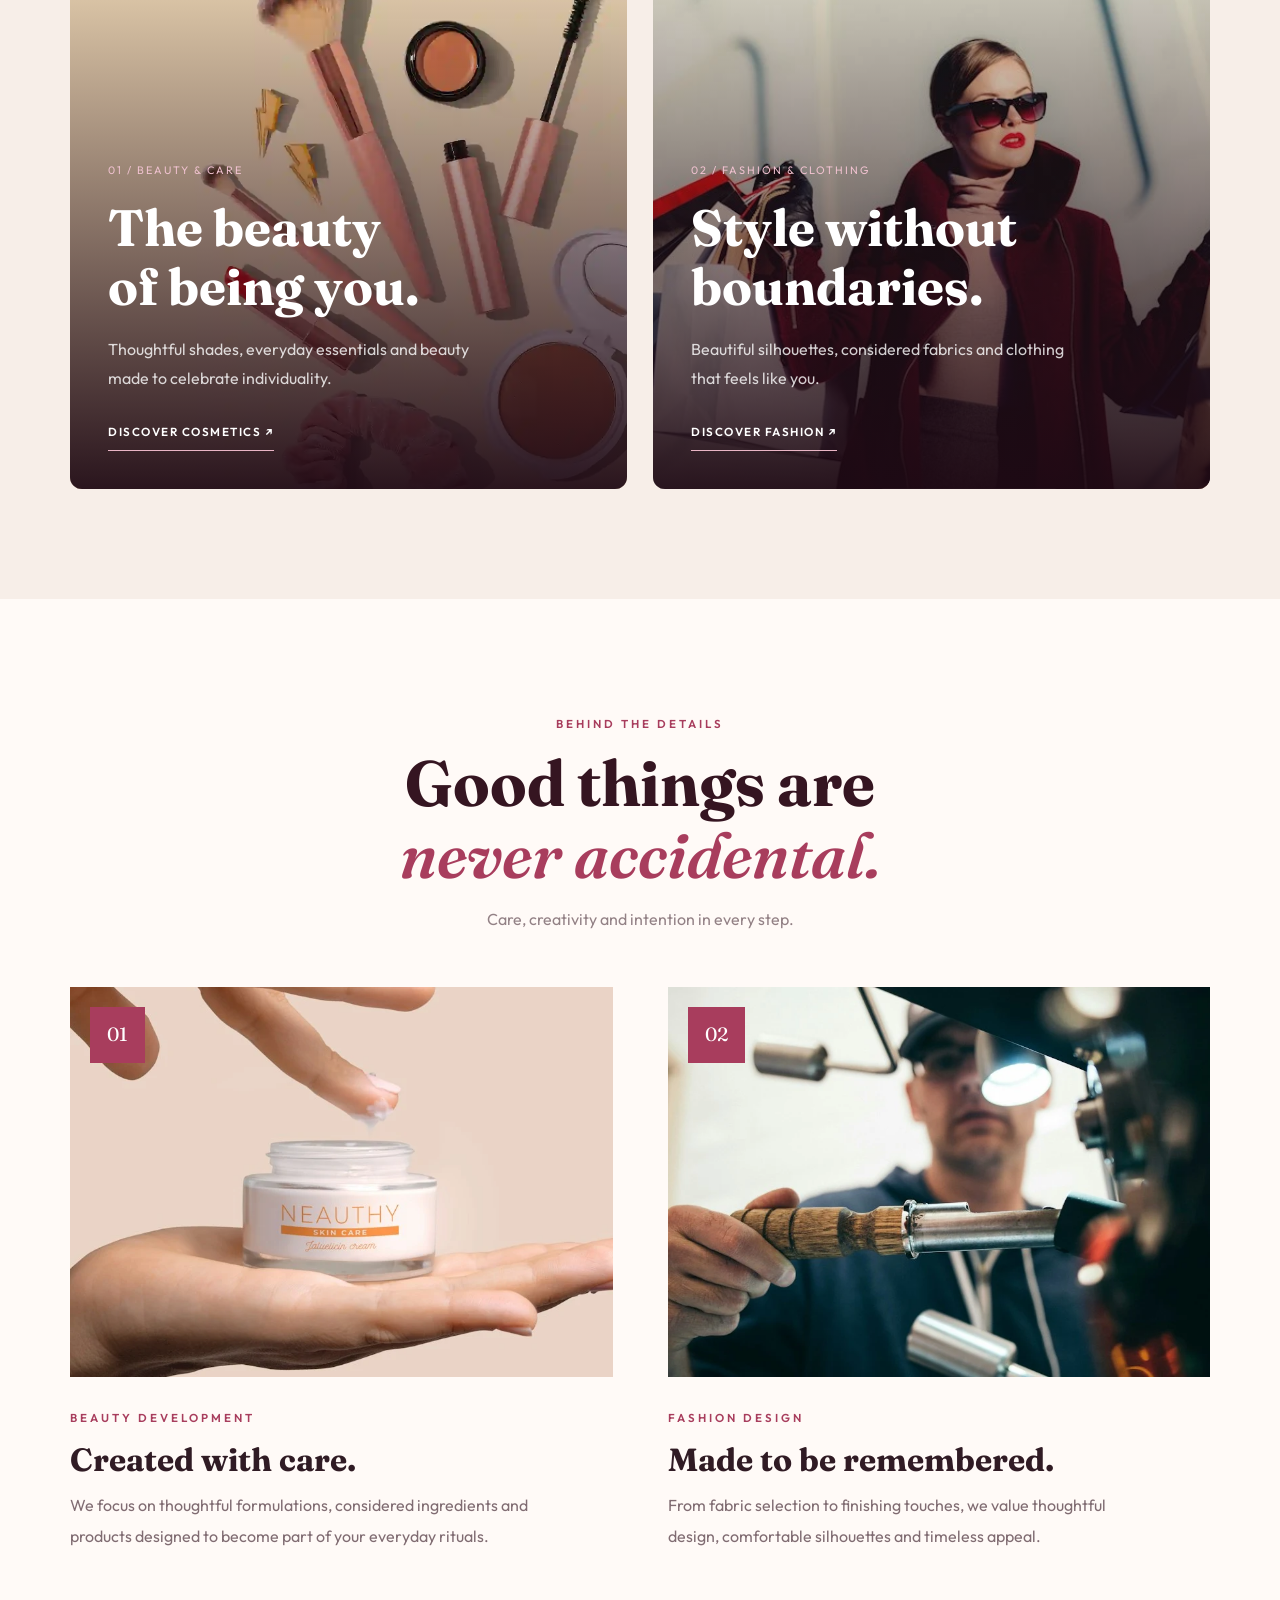
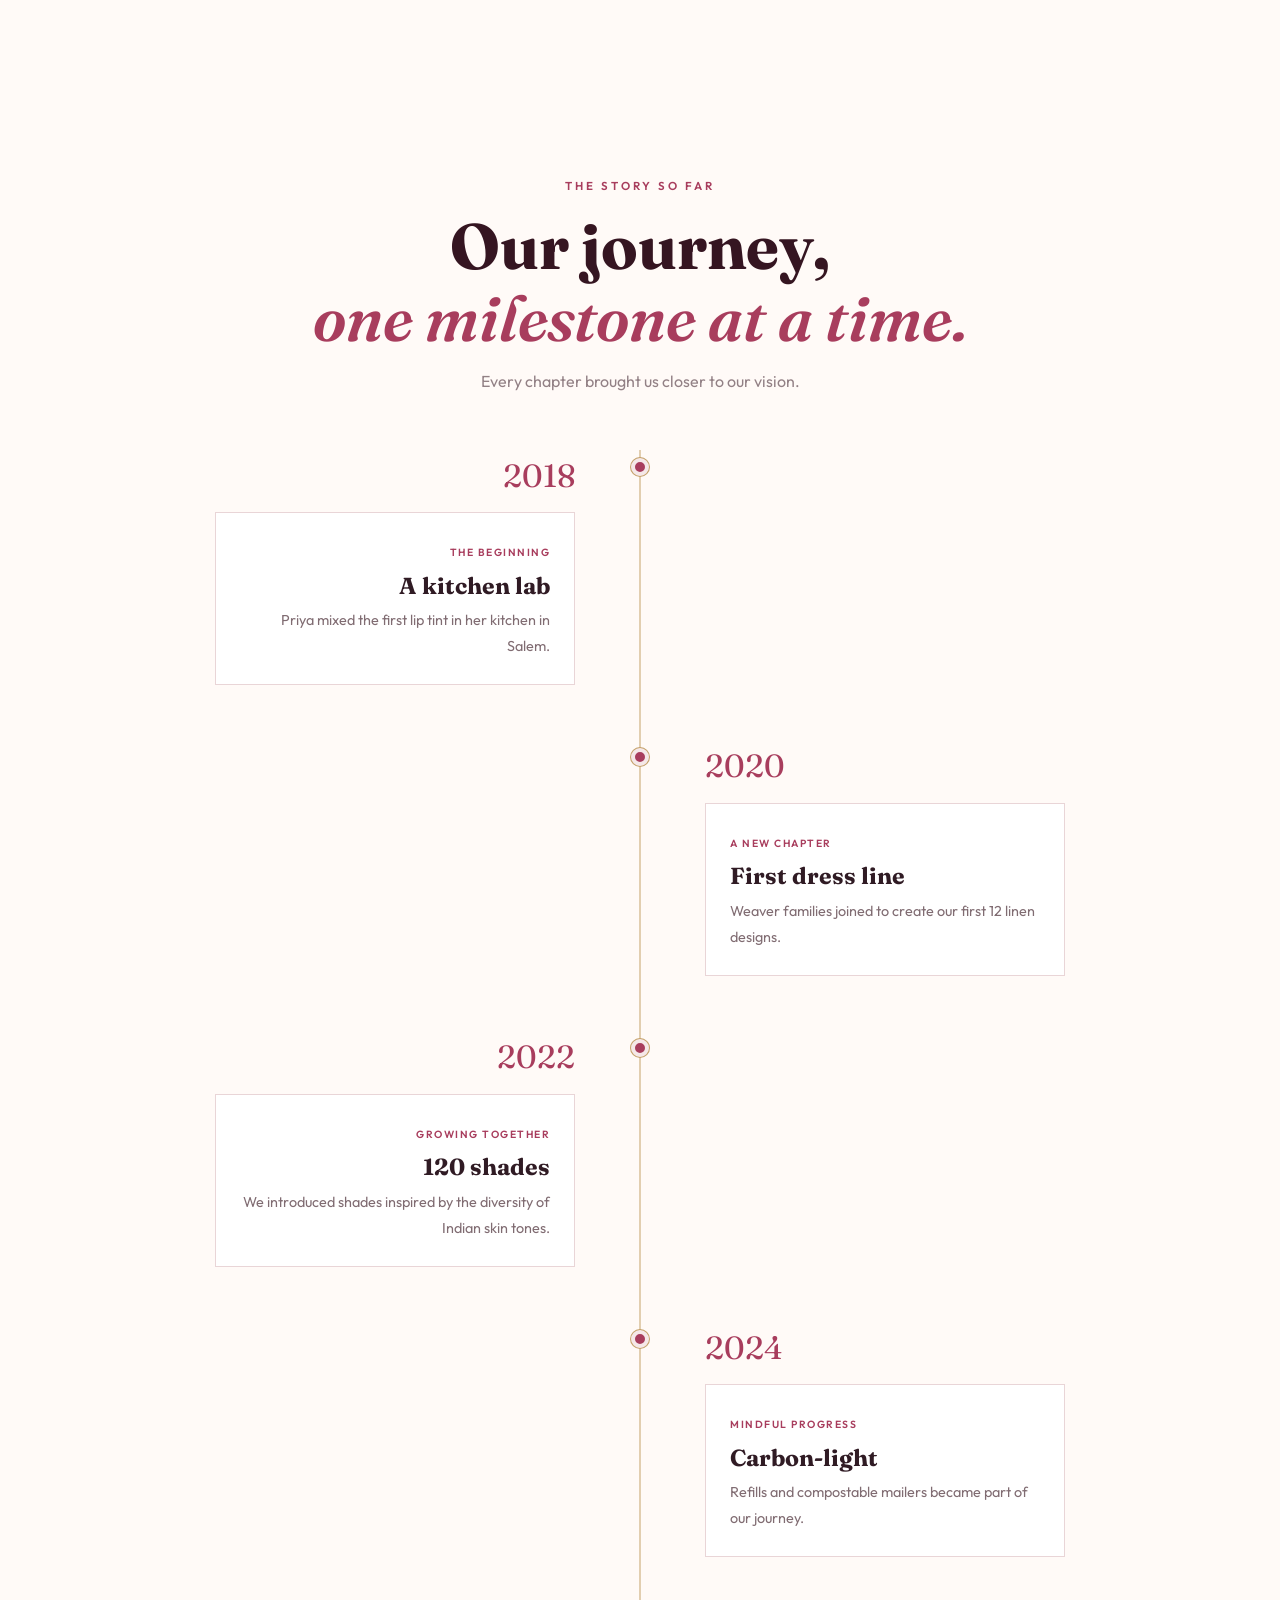
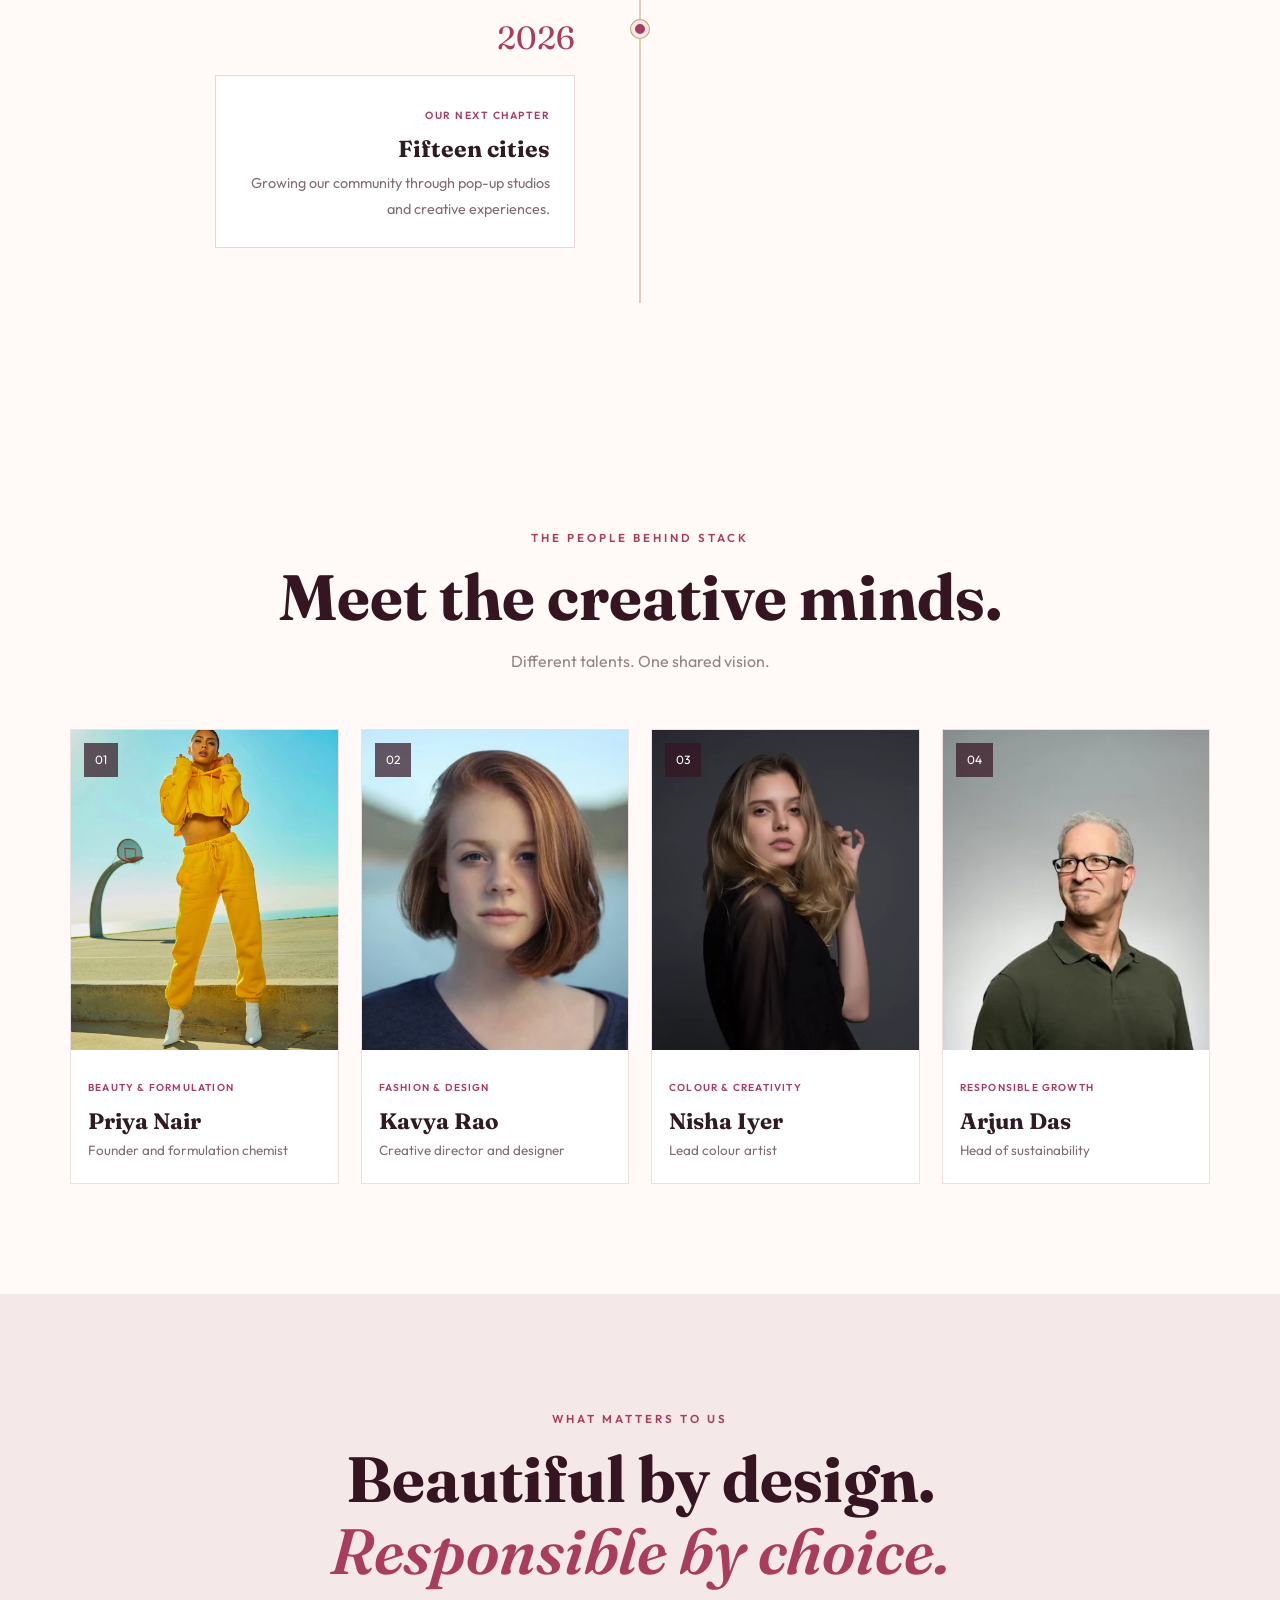
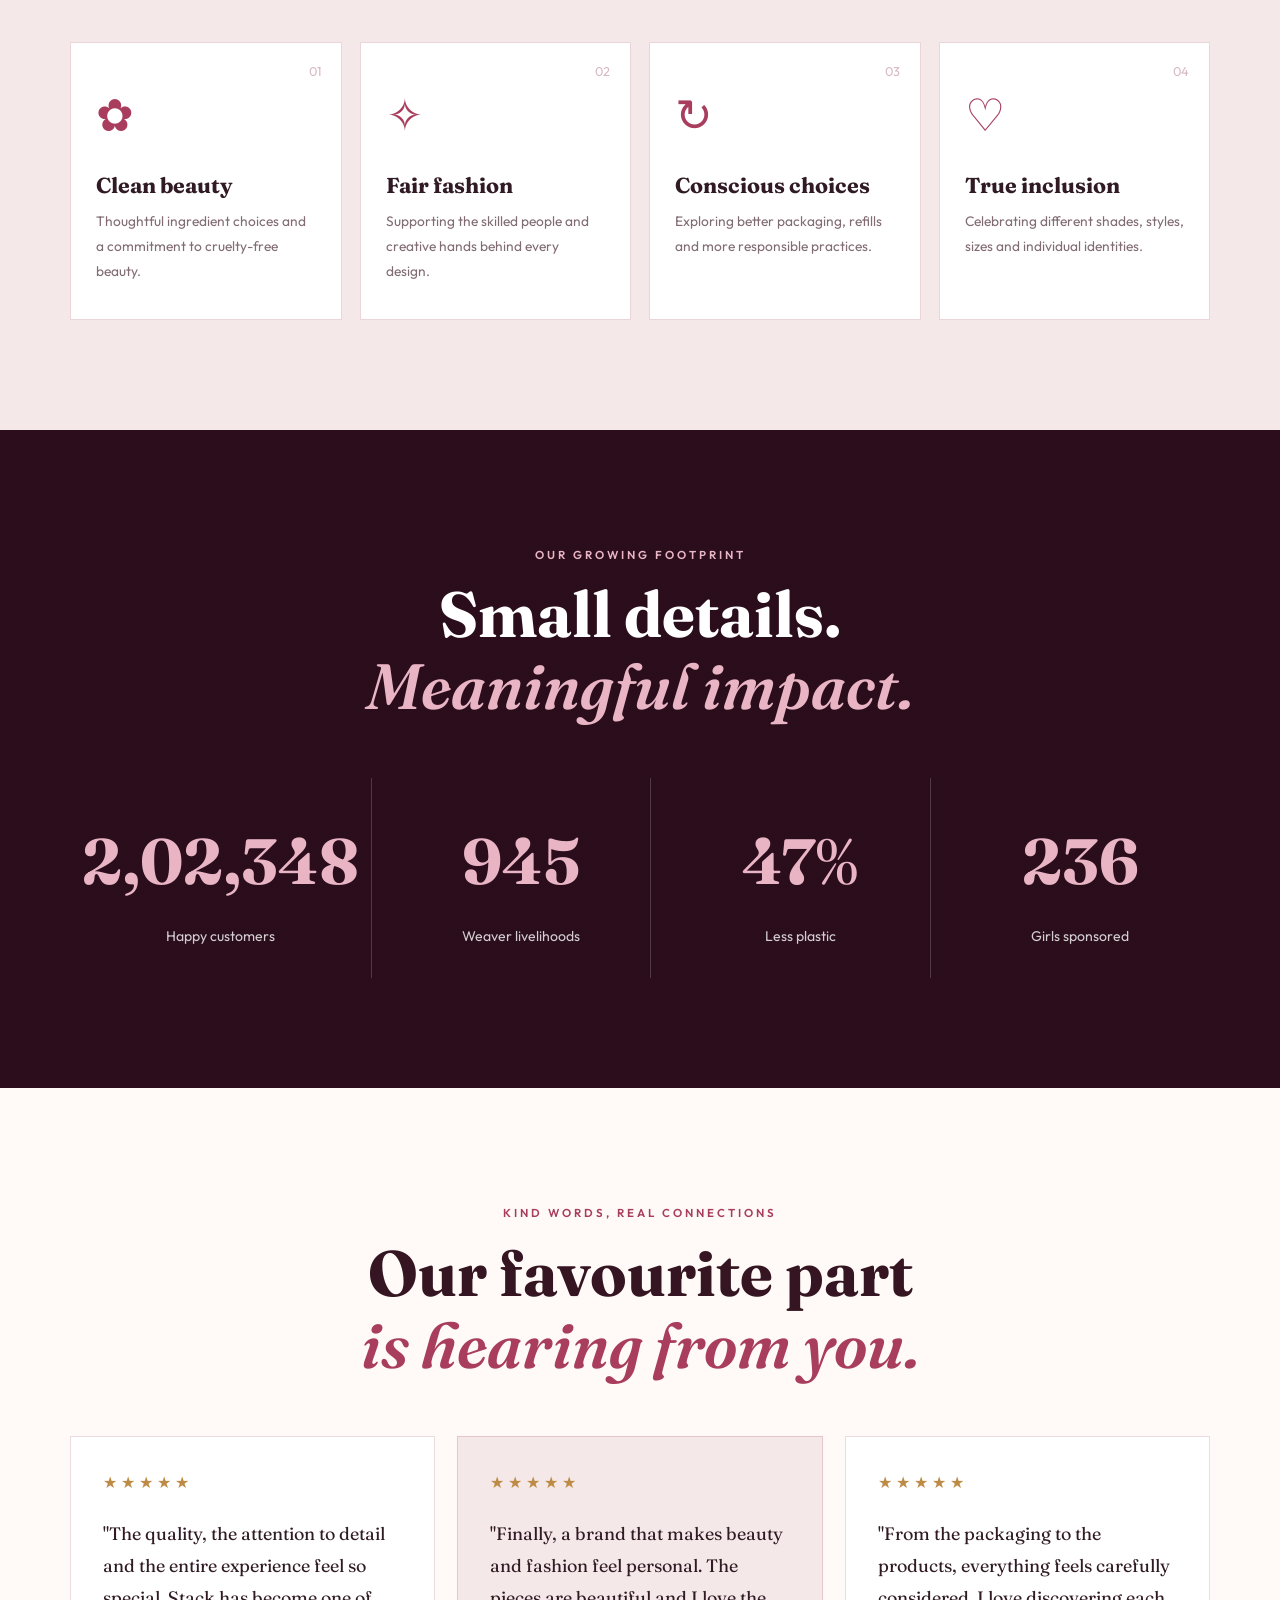
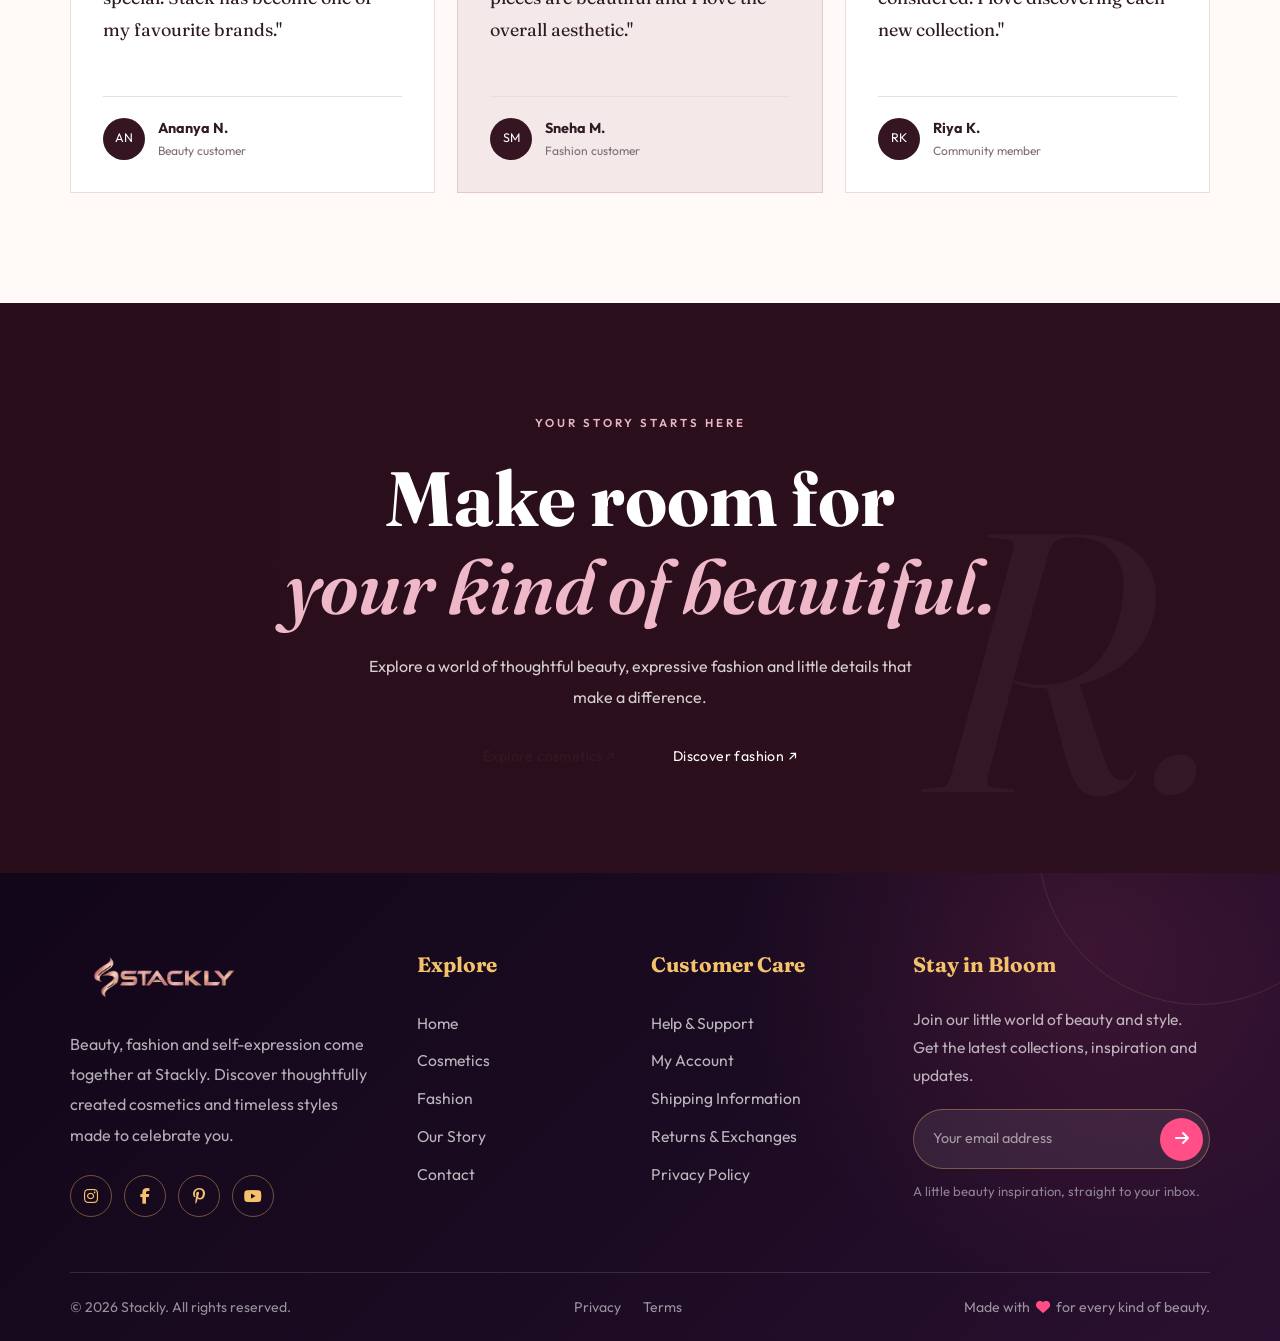
<file: about.html>
<!doctype html>
<html lang="en">
  <head>
    <meta charset="UTF-8" />
    <meta name="viewport" content="width=device-width,initial-scale=1" />
    <title>About | Stackly</title>
    <link rel="preconnect" href="https://fonts.googleapis.com" />
    <link
      href="https://fonts.googleapis.com/css2?family=Fraunces:ital,wght@0,600;0,800;1,600&family=Outfit:wght@300;400;500;600&display=swap"
      rel="stylesheet"
    />
    <link rel="stylesheet"
    href="https://cdnjs.cloudflare.com/ajax/libs/font-awesome/6.5.2/css/all.min.css">
    <link rel="stylesheet" href="css/base.css" />
    <link rel="stylesheet" href="css/about.css" />
  </head>
  <body class="pg-about">
    <header class="top">
      <a class="logo" href="index.html">
        <img src="images/logo.webp" alt="Stackly Logo">
      </a>
      <button class="burger" aria-label="Menu" aria-expanded="false">
        <i></i><i></i><i></i>
      </button>
      <nav class="nav">
        <a href="index.html" class="">Home</a>
        <a href="cosmetics.html" class="">Cosmetics</a>
        <a href="fashion.html" class="">Fashion</a>
        <a href="about.html" class="on">About</a>
        <a href="contact.html" class="">Contact</a>
        <a href="login.html" class="btn login-btn">Login</a>
      </nav>
    </header>
    <div class="scrim"></div>

<!-- ================================================================================== -->

<!-- ===================== LUXURY HERO ===================== -->
<section class="hero" id="about-hero">
  <canvas id="petals"></canvas>
  <div class="hbg">
    <img src="images/img23.webp" alt="Stackly fashion editorial">
  </div>
  <div class="hero-shade"></div>
  <div class="wrap hin">
    <span class="pill reveal">THE Stackly STORY · EST. 2018</span>
    <h1 class="shim reveal">Beauty is an art.<br><em>Style is a story.</em></h1>
    <p class="reveal">Where thoughtful beauty meets timeless fashion. Discover the story behind everything we create.</p>
    <div class="hbtn-a reveal">
      <a class="btn-a" href="error.html">Discover our story <span>↗</span></a>
      <a class="hero-link" href="error.html">Our philosophy ↓</a>
    </div>
  </div>
  <div class="hero-side">BEAUTY · FASHION · IDENTITY</div>
  <div class="hero-bottom">
    <span>01 — OUR STORY</span>
    <span>MADE WITH INTENTION</span>
  </div>
</section>

<!-- ===================== BRAND INTRO ===================== -->
<section class="brand-intro sec" id="story">
  <div class="wrap">
    <div class="intro-top reveal">
      <span class="eyebrow">A LITTLE ABOUT US</span>
      <h2>Not just what you wear.<br><em>How you feel.</em></h2>
    </div>

    <div class="intro-grid">
      <div class="intro-image reveal">
        <img src="images/img1.webp" alt="Beauty and cosmetics artistry">
        <span class="image-note">THE ART OF EVERYDAY BEAUTY</span>
      </div>

      <div class="intro-copy reveal">
        <span class="eyebrow">OUR BEGINNING · 2018</span>
        <h3>Two worlds.<br>One beautiful vision.</h3>
        <p>Stackly began with a simple belief: beauty and fashion should never be about fitting into someone else's idea of perfection.</p>
        <p>What started as a small creative dream grew into a space where thoughtfully crafted cosmetics and expressive clothing come together.</p>
        <p>Every shade, every fabric and every detail has a purpose — helping people express who they are, confidently and beautifully.</p>
        <a href="error.html" class="text-link">Explore our world <span>↗</span></a>
        <div class="intro-sign">
          <span>R</span>
          <div><b>Stackly</b><small>Beauty in every detail.</small></div>
        </div>
      </div>
    </div>
  </div>
</section>

<!-- ===================== BRAND STATEMENT ===================== -->
<section class="manifesto" id="philosophy">
  <div class="manifesto-bg"></div>
  <div class="wrap manifesto-inner reveal">
    <span class="eyebrow">OUR PHILOSOPHY</span>
    <h2>Wear your confidence.<br><em>Own your individuality.</em></h2>
    <p>We don't create trends to follow. We create pieces and products that inspire you to be yourself.</p>
    <span class="manifesto-mark">R.</span>
  </div>
</section>

<!-- ===================== TWO WORLDS ===================== -->
<section class="sec worlds">
  <div class="wrap">
    <div class="shead reveal">
      <span class="eyebrow">THE Stack EXPERIENCE</span>
      <h2>Two expressions.<br><em>One identity.</em></h2>
      <p>Discover the two creative worlds that make us who we are.</p>
    </div>

    <div class="world-grid">
      <article class="world-card beauty-world reveal">
        <img src="images/img2.webp" alt="Luxury beauty products">
        <div class="world-overlay"></div>
        <div class="world-content">
          <span>01 / BEAUTY & CARE</span>
          <h3>The beauty<br>of being you.</h3>
          <p>Thoughtful shades, everyday essentials and beauty made to celebrate individuality.</p>
          <a href="error.html" class="world-link">DISCOVER COSMETICS ↗</a>
        </div>
      </article>

      <article class="world-card fashion-world reveal">
        <img src="images/img12.webp" alt="Fashion collection">
        <div class="world-overlay"></div>
        <div class="world-content">
          <span>02 / FASHION & CLOTHING</span>
          <h3>Style without<br>boundaries.</h3>
          <p>Beautiful silhouettes, considered fabrics and clothing that feels like you.</p>
          <a href="error.html" class="world-link">DISCOVER FASHION ↗</a>
        </div>
      </article>
    </div>
  </div>
</section>

<!-- ===================== CRAFTSMANSHIP ===================== -->
<section class="sec craft-section">
  <div class="wrap">
    <div class="shead reveal">
      <span class="eyebrow">BEHIND THE DETAILS</span>
      <h2>Good things are<br><em>never accidental.</em></h2>
      <p>Care, creativity and intention in every step.</p>
    </div>

    <div class="craft-grid">
      <article class="craft-item reveal">
        <div class="craft-img">
          <img src="images/img16.webp" alt="Cosmetic formulation">
          <span>01</span>
        </div>
        <div class="craft-copy">
          <span class="eyebrow">BEAUTY DEVELOPMENT</span>
          <h3>Created with care.</h3>
          <p>We focus on thoughtful formulations, considered ingredients and products designed to become part of your everyday rituals.</p>
        </div>
      </article>

      <article class="craft-item reveal">
        <div class="craft-img">
          <img src="images/img28.webp" alt="Fashion design and fabrics">
          <span>02</span>
        </div>
        <div class="craft-copy">
          <span class="eyebrow">FASHION DESIGN</span>
          <h3>Made to be remembered.</h3>
          <p>From fabric selection to finishing touches, we value thoughtful design, comfortable silhouettes and timeless appeal.</p>
        </div>
      </article>
    </div>
  </div>
</section>

<!-- ===================== JOURNEY ===================== -->
<section class="sec journey-section">
  <div class="wrap">
    <div class="shead reveal">
      <span class="eyebrow">THE STORY SO FAR</span>
      <h2>Our journey,<br><em>one milestone at a time.</em></h2>
      <p>Every chapter brought us closer to our vision.</p>
    </div>

    <div class="journey-line">
      <article class="journey-item reveal">
        <span class="journey-year">2018</span>
        <div class="journey-dot"></div>
        <div class="journey-card">
          <span>THE BEGINNING</span>
          <h3>A kitchen lab</h3>
          <p>Priya mixed the first lip tint in her kitchen in Salem.</p>
        </div>
      </article>

      <article class="journey-item reveal">
        <span class="journey-year">2020</span>
        <div class="journey-dot"></div>
        <div class="journey-card">
          <span>A NEW CHAPTER</span>
          <h3>First dress line</h3>
          <p>Weaver families joined to create our first 12 linen designs.</p>
        </div>
      </article>

      <article class="journey-item reveal">
        <span class="journey-year">2022</span>
        <div class="journey-dot"></div>
        <div class="journey-card">
          <span>GROWING TOGETHER</span>
          <h3>120 shades</h3>
          <p>We introduced shades inspired by the diversity of Indian skin tones.</p>
        </div>
      </article>

      <article class="journey-item reveal">
        <span class="journey-year">2024</span>
        <div class="journey-dot"></div>
        <div class="journey-card">
          <span>MINDFUL PROGRESS</span>
          <h3>Carbon-light</h3>
          <p>Refills and compostable mailers became part of our journey.</p>
        </div>
      </article>

      <article class="journey-item reveal">
        <span class="journey-year">2026</span>
        <div class="journey-dot"></div>
        <div class="journey-card">
          <span>OUR NEXT CHAPTER</span>
          <h3>Fifteen cities</h3>
          <p>Growing our community through pop-up studios and creative experiences.</p>
        </div>
      </article>
    </div>
  </div>
</section>

<!-- ===================== TEAM ===================== -->
<section class="sec team-section">
  <div class="wrap">
    <div class="shead reveal">
      <span class="eyebrow">THE PEOPLE BEHIND Stack</span>
      <h2>Meet the creative minds.</h2>
      <p>Different talents. One shared vision.</p>
    </div>

    <div class="team-grid">
      <article class="team-card reveal">
        <div class="team-photo">
          <img src="images/img9.webp" alt="Priya Nair">
          <span>01</span>
        </div>
        <div class="team-info">
          <span>BEAUTY & FORMULATION</span>
          <h3>Priya Nair</h3>
          <p>Founder and formulation chemist</p>
        </div>
      </article>

      <article class="team-card reveal">
        <div class="team-photo">
          <img src="images/imgper4.webp" alt="Kavya Rao">
          <span>02</span>
        </div>
        <div class="team-info">
          <span>FASHION & DESIGN</span>
          <h3>Kavya Rao</h3>
          <p>Creative director and designer</p>
        </div>
      </article>

      <article class="team-card reveal">
        <div class="team-photo">
          <img src="images/imgper2.webp" alt="Nisha Iyer">
          <span>03</span>
        </div>
        <div class="team-info">
          <span>COLOUR & CREATIVITY</span>
          <h3>Nisha Iyer</h3>
          <p>Lead colour artist</p>
        </div>
      </article>

      <article class="team-card reveal">
        <div class="team-photo">
          <img src="images/imgper1.webp" alt="Arjun Das">
          <span>04</span>
        </div>
        <div class="team-info">
          <span>RESPONSIBLE GROWTH</span>
          <h3>Arjun Das</h3>
          <p>Head of sustainability</p>
        </div>
      </article>
    </div>
  </div>
</section>

<!-- ===================== VALUES ===================== -->
<section class="sec values-section">
  <div class="wrap">
    <div class="shead reveal">
      <span class="eyebrow">WHAT MATTERS TO US</span>
      <h2>Beautiful by design.<br><em>Responsible by choice.</em></h2>
    </div>

    <div class="values-grid">
      <article class="value-card reveal">
        <span class="value-number">01</span>
        <div class="value-icon">✿</div>
        <h3>Clean beauty</h3>
        <p>Thoughtful ingredient choices and a commitment to cruelty-free beauty.</p>
      </article>

      <article class="value-card reveal">
        <span class="value-number">02</span>
        <div class="value-icon">✧</div>
        <h3>Fair fashion</h3>
        <p>Supporting the skilled people and creative hands behind every design.</p>
      </article>

      <article class="value-card reveal">
        <span class="value-number">03</span>
        <div class="value-icon">↻</div>
        <h3>Conscious choices</h3>
        <p>Exploring better packaging, refills and more responsible practices.</p>
      </article>

      <article class="value-card reveal">
        <span class="value-number">04</span>
        <div class="value-icon">♡</div>
        <h3>True inclusion</h3>
        <p>Celebrating different shades, styles, sizes and individual identities.</p>
      </article>
    </div>
  </div>
</section>

<!-- ===================== IMPACT ===================== -->
<section class="impact-section sec">
  <div class="impact-bg"></div>
  <div class="wrap">
    <div class="shead reveal">
      <span class="eyebrow">OUR GROWING FOOTPRINT</span>
      <h2>Small details.<br><em>Meaningful impact.</em></h2>
    </div>

    <div class="impact-grid">
      <div class="impact-stat reveal">
        <b data-n="250000">0</b>
        <p>Happy customers</p>
      </div>
      <div class="impact-stat reveal">
        <b data-n="1200">0</b>
        <p>Weaver livelihoods</p>
      </div>
      <div class="impact-stat reveal">
        <b data-n="60">0</b><span>%</span>
        <p>Less plastic</p>
      </div>
      <div class="impact-stat reveal">
        <b data-n="300">0</b>
        <p>Girls sponsored</p>
      </div>
    </div>
  </div>
</section>

<!-- ===================== CUSTOMER LOVE ===================== -->
<section class="sec testimonial-section">
  <div class="wrap">
    <div class="shead reveal">
      <span class="eyebrow">KIND WORDS, REAL CONNECTIONS</span>
      <h2>Our favourite part<br><em>is hearing from you.</em></h2>
    </div>

    <div class="testimonial-grid">
      <article class="testimonial-card reveal">
        <div class="review-stars">★★★★★</div>
        <p>"The quality, the attention to detail and the entire experience feel so special. Stack has become one of my favourite brands."</p>
        <div class="review-person">
          <span>AN</span>
          <div><b>Ananya N.</b><small>Beauty customer</small></div>
        </div>
      </article>

      <article class="testimonial-card featured-review reveal">
        <div class="review-stars">★★★★★</div>
        <p>"Finally, a brand that makes beauty and fashion feel personal. The pieces are beautiful and I love the overall aesthetic."</p>
        <div class="review-person">
          <span>SM</span>
          <div><b>Sneha M.</b><small>Fashion customer</small></div>
        </div>
      </article>

      <article class="testimonial-card reveal">
        <div class="review-stars">★★★★★</div>
        <p>"From the packaging to the products, everything feels carefully considered. I love discovering each new collection."</p>
        <div class="review-person">
          <span>RK</span>
          <div><b>Riya K.</b><small>Community member</small></div>
        </div>
      </article>
    </div>
  </div>
</section>

<!-- ===================== FINAL CTA ===================== -->
<section class="final-about">
  <div class="final-about-bg"></div>
  <div class="wrap final-about-content reveal">
    <span class="eyebrow">YOUR STORY STARTS HERE</span>
    <h2>Make room for<br><em>your kind of beautiful.</em></h2>
    <p>Explore a world of thoughtful beauty, expressive fashion and little details that make a difference.</p>
    <div class="hbtn-a">
      <a href="error.html" class="btn-a">Explore cosmetics ↗</a>
      <a href="error.html" class="btn-a btn-a-outline">Discover fashion ↗</a>
    </div>
  </div>
  <div class="final-sign">R.</div>
</section>


<!-- ================= stack ATELIER FOOTER ================= -->
<footer class="stack-footer">
  <div class="wrap">

    <div class="stack-footer-grid">

      <!-- BRAND -->
      <div class="stack-footer-brand">
        <a class="logo" href="index.html">
          <img src="images/logo.webp" alt="Stackly Logo">
        </a>

        <p>
          Beauty, fashion and self-expression come together
          at Stackly. Discover thoughtfully created
          cosmetics and timeless styles made to celebrate you.
        </p>

        <div class="footer-socials">
          <a href="#" aria-label="Instagram">
            <i class="fa-brands fa-instagram"></i>
          </a>
          <a href="#" aria-label="Facebook">
            <i class="fa-brands fa-facebook-f"></i>
          </a>
          <a href="#" aria-label="Pinterest">
            <i class="fa-brands fa-pinterest-p"></i>
          </a>
          <a href="#" aria-label="YouTube">
            <i class="fa-brands fa-youtube"></i>
          </a>
        </div>
      </div>

      <!-- EXPLORE -->
      <div class="stack-footer-col">
        <h5>Explore</h5>
        <a href="index.html">Home</a>
        <a href="cosmetics.html">Cosmetics</a>
        <a href="fashion.html">Fashion</a>
        <a href="about.html">Our Story</a>
        <a href="contact.html">Contact</a>
      </div>

      <!-- CUSTOMER CARE -->
      <div class="stack-footer-col">
        <h5>Customer Care</h5>
        <a href="contact.html">Help & Support</a>
        <a href="login.html">My Account</a>
        <a href="error.html">Shipping Information</a>
        <a href="error.html">Returns & Exchanges</a>
        <a href="error.html">Privacy Policy</a>
      </div>

      <!-- NEWSLETTER -->
      <div class="stack-footer-col stack-newsletter">
        <h5>Stay in Bloom</h5>

        <p>
          Join our little world of beauty and style.
          Get the latest collections, inspiration and updates.
        </p>

        <form class="stack-newsletter-form">
          <input
            type="email"
            placeholder="Your email address"
            aria-label="Your email address"
            required
          >

          <button type="submit" aria-label="Subscribe">
            <i class="fa-solid fa-arrow-right"></i>
          </button>
        </form>

        <span class="newsletter-note">
          A little beauty inspiration, straight to your inbox.
        </span>
      </div>

    </div>

    <!-- BOTTOM -->
    <div class="stack-footer-bottom">
      <span>
        &copy; 2026 Stackly. All rights reserved.
      </span>

      <div class="footer-bottom-links">
        <a href="error.html">Privacy</a>
        <a href="error.html">Terms</a>
      </div>

      <span class="footer-made">
        Made with <i class="fa-solid fa-heart"></i>
        for every kind of beauty.
      </span>
    </div>

  </div>
</footer>


    <script src="js/common.js"></script>
    <script src="js/about.js"></script>
  </body>
</html>
</file>
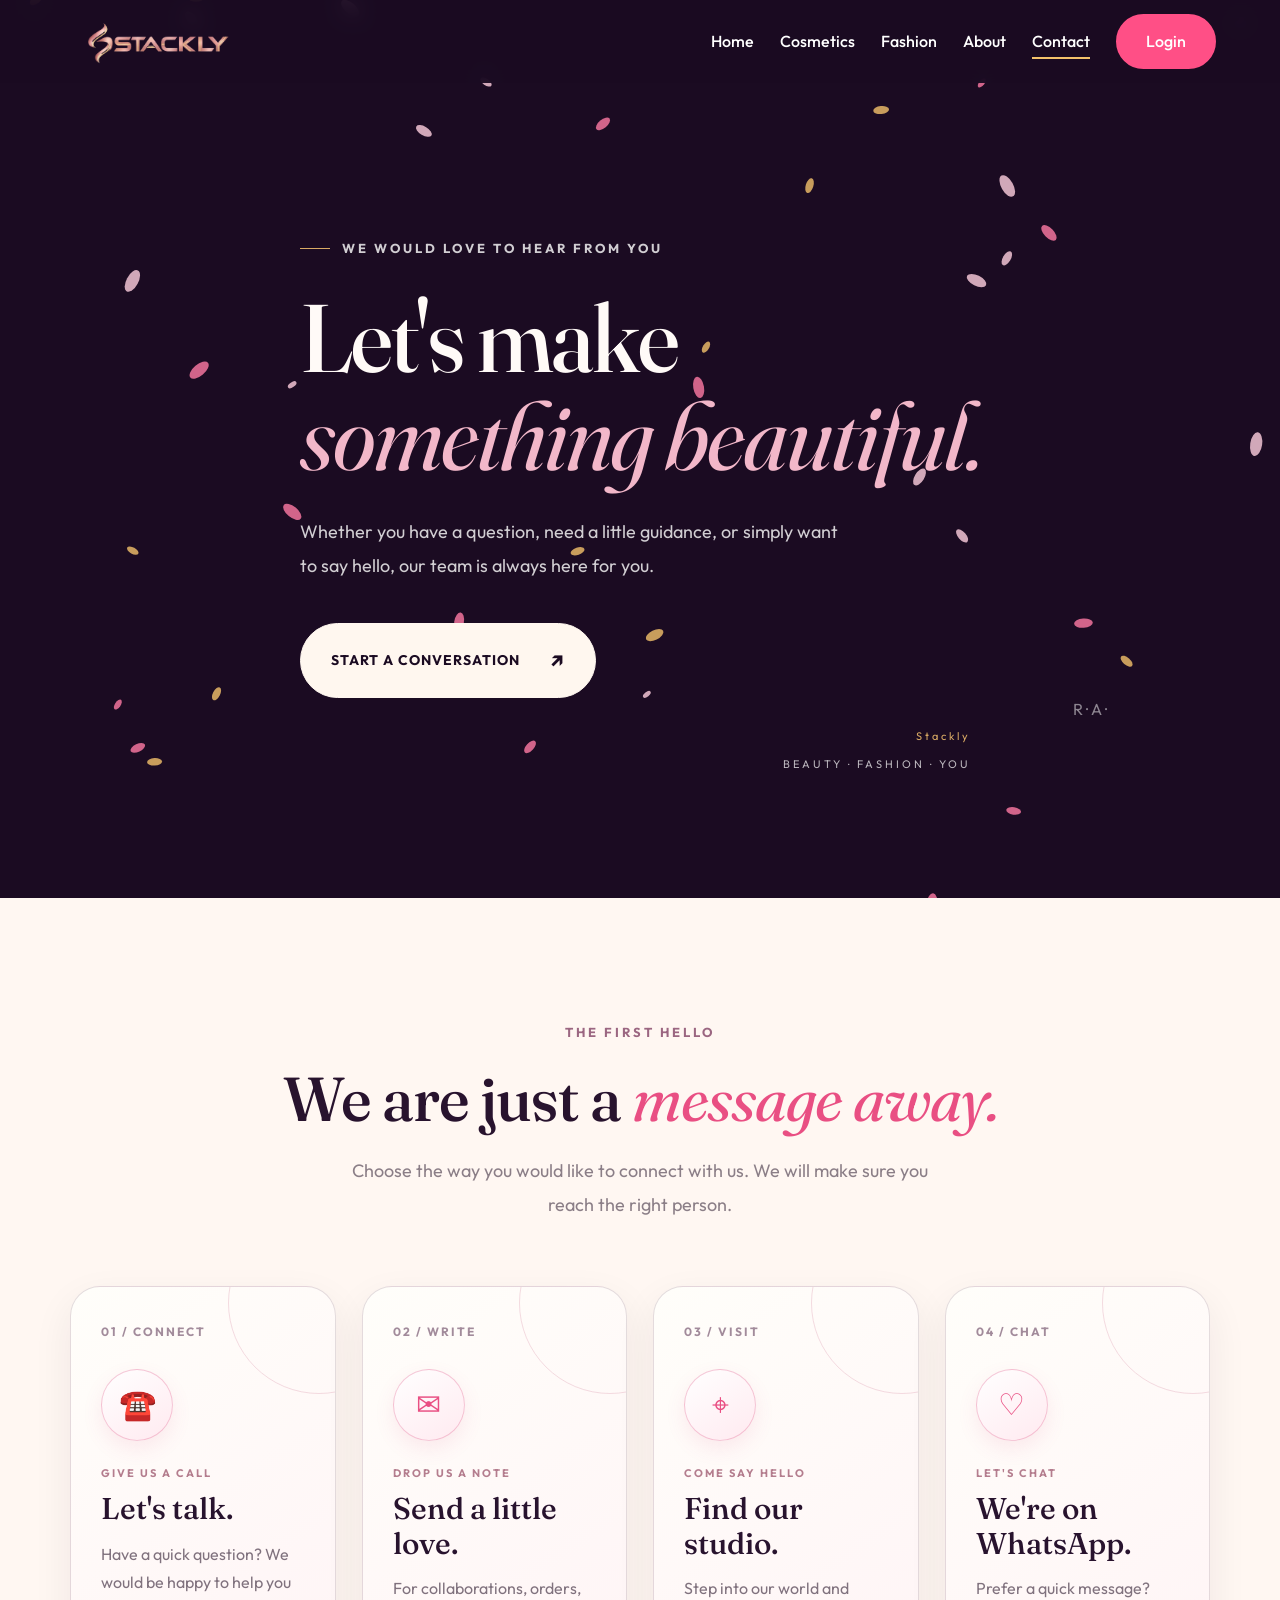
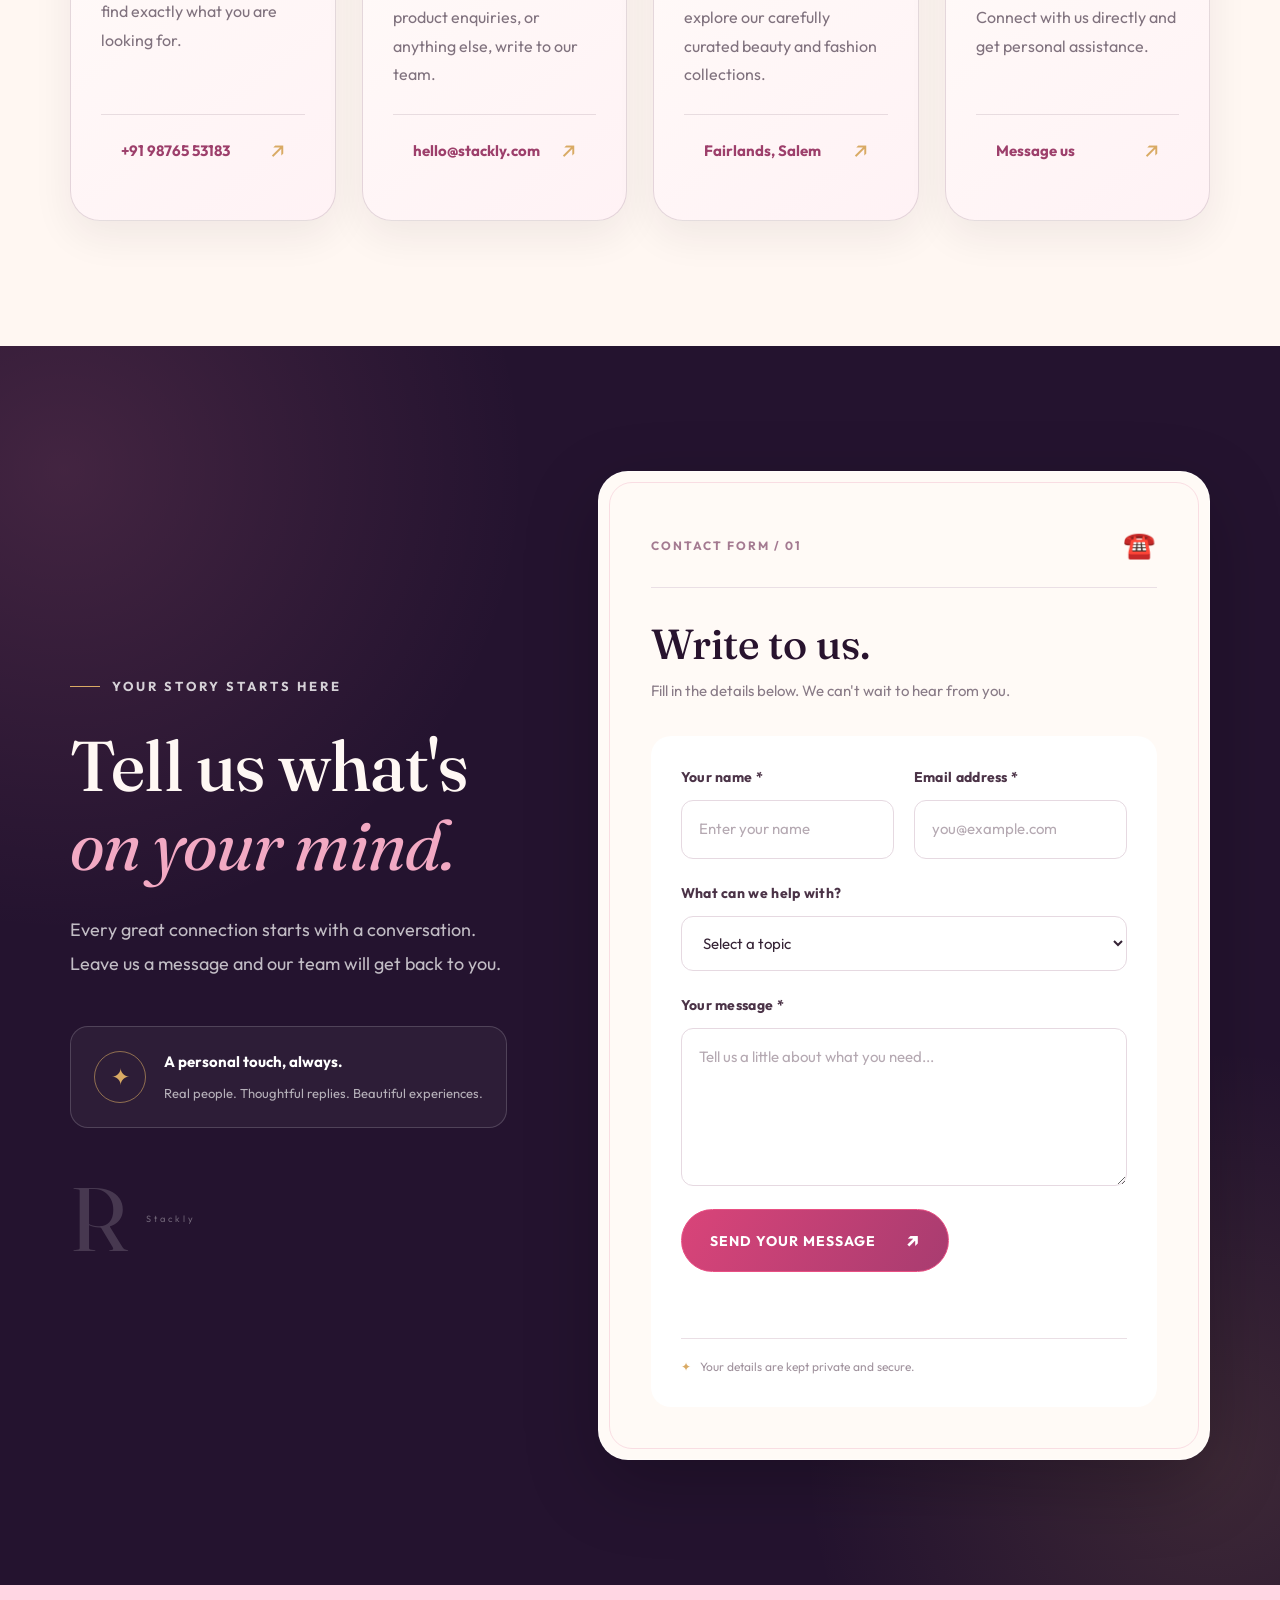
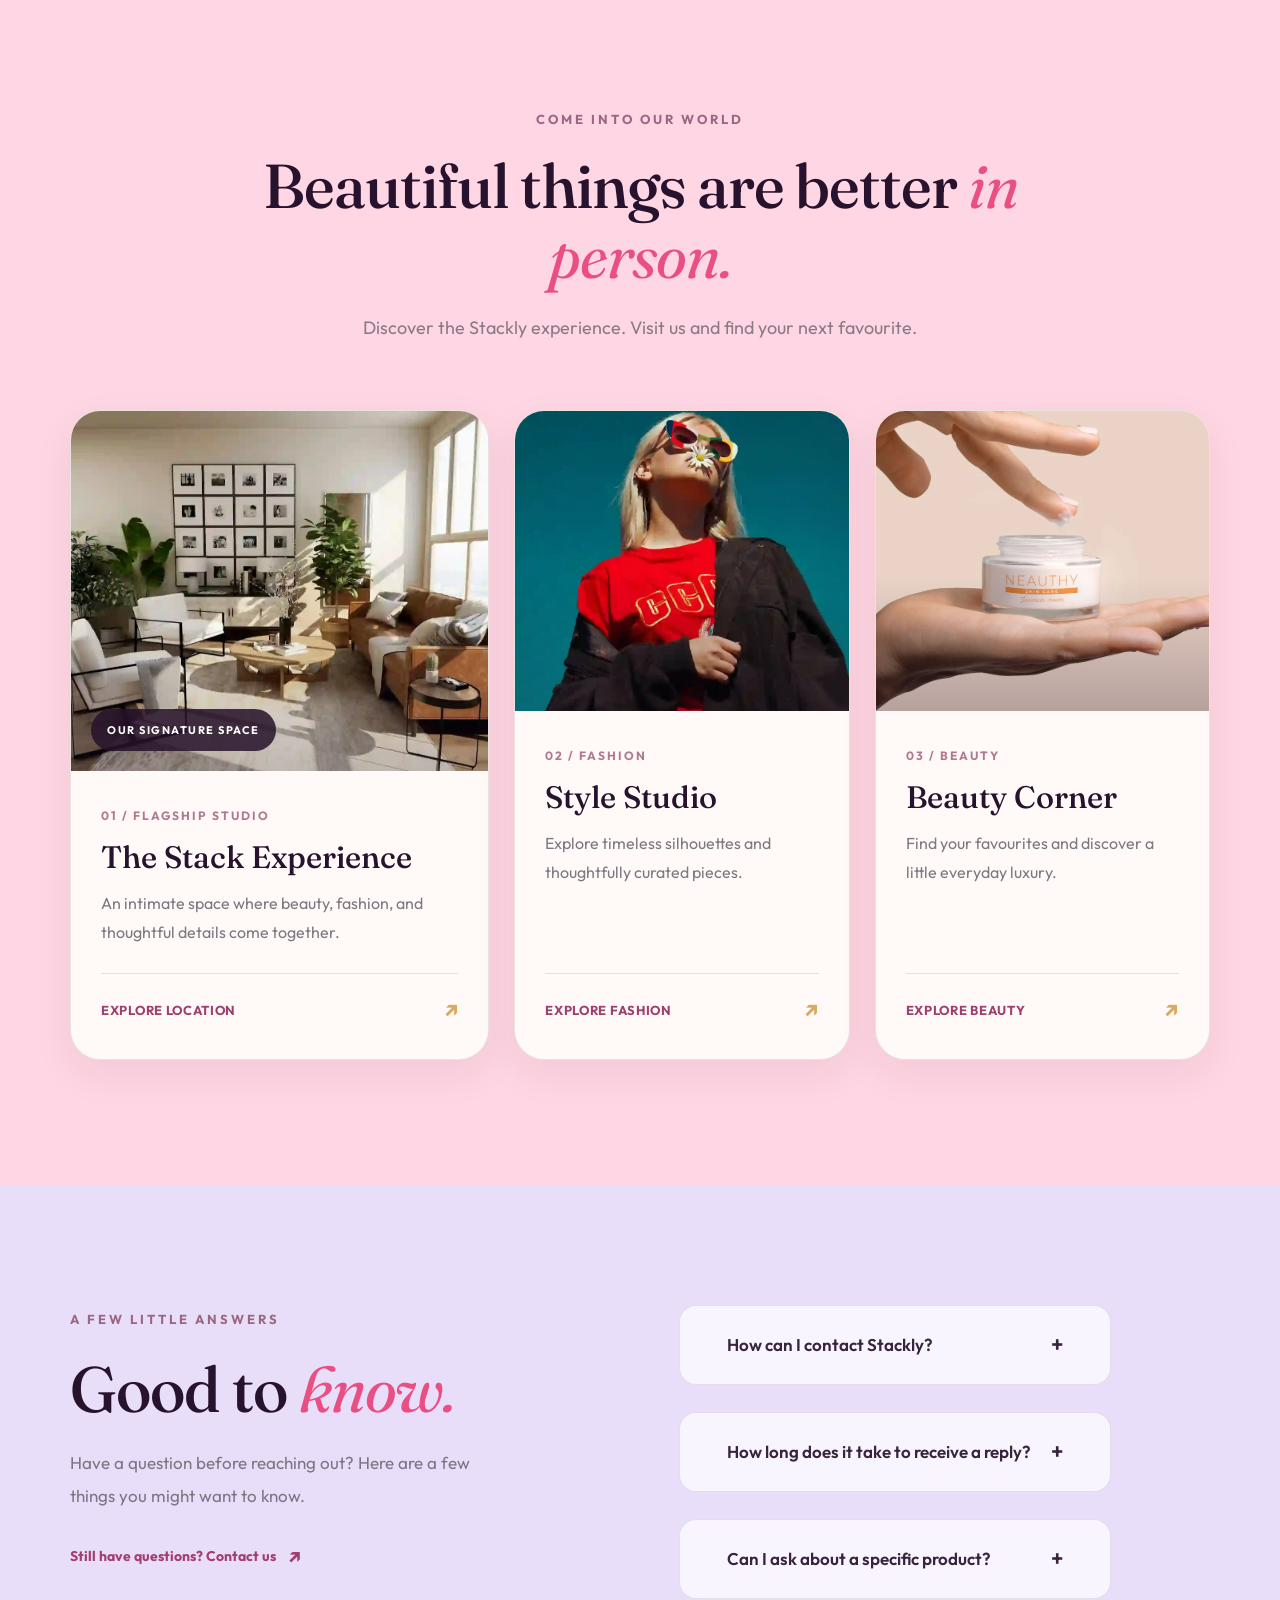
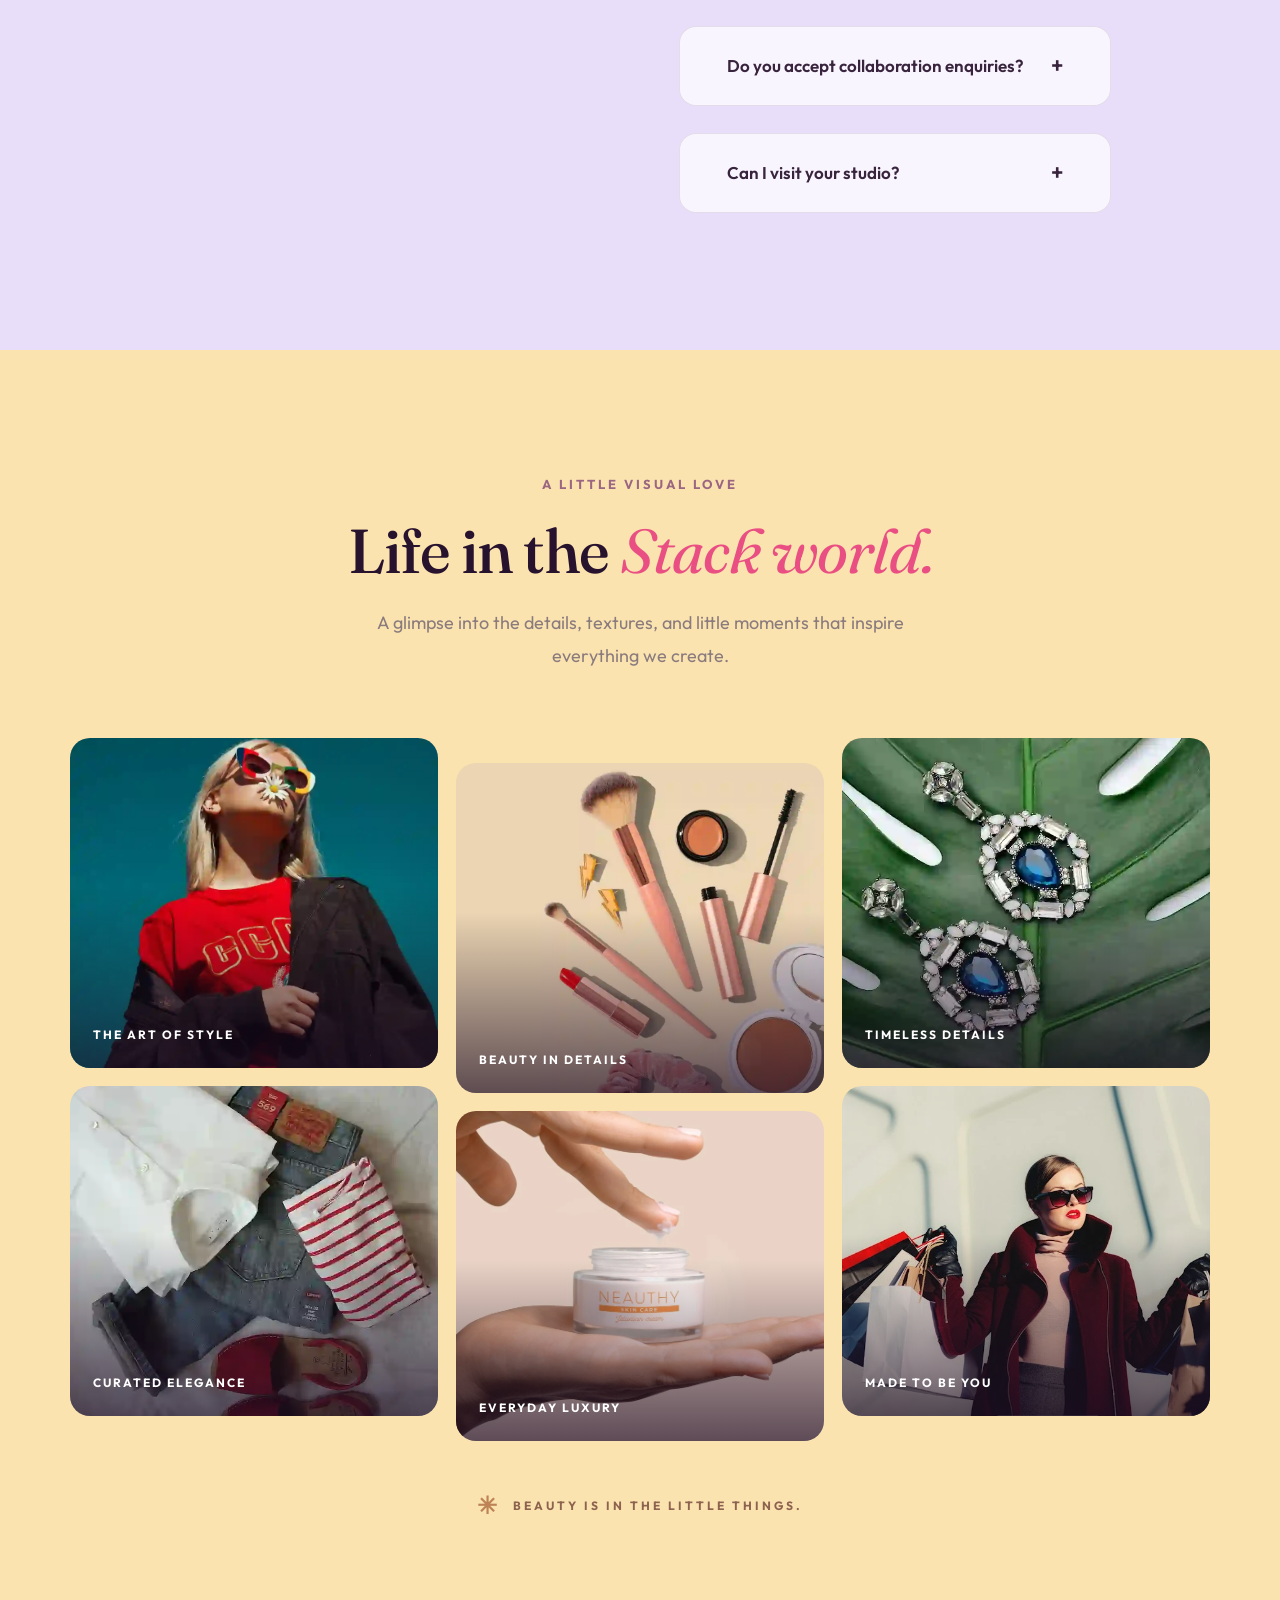
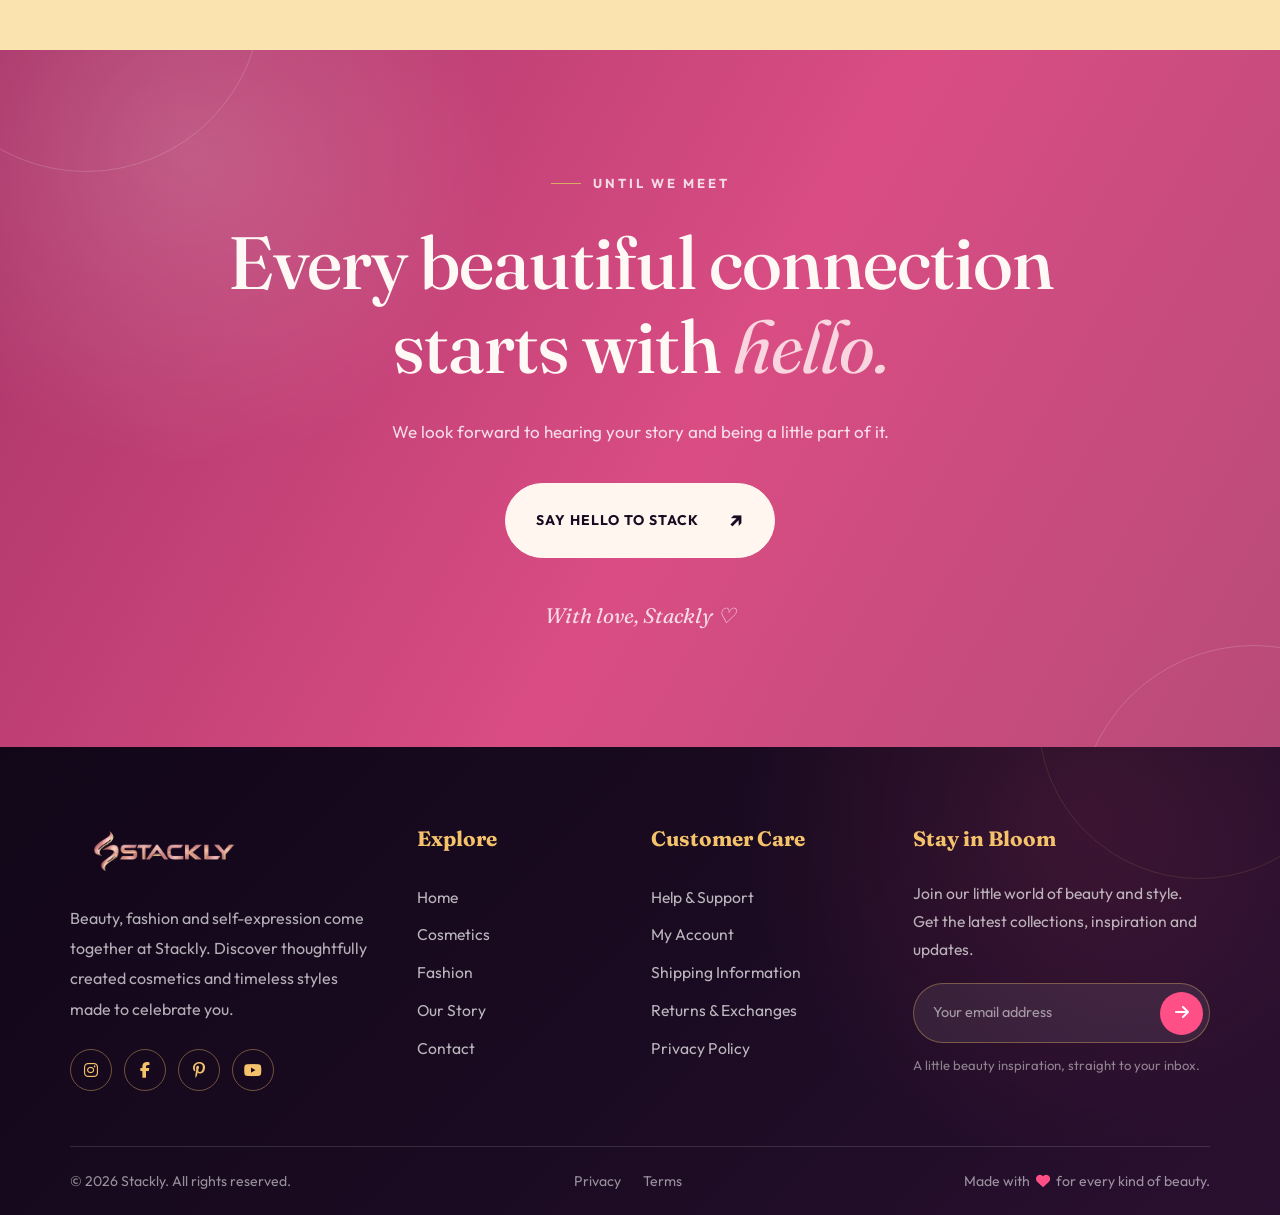
<file: contact.html>
<!DOCTYPE html>
<html lang="en">
<head>
  <meta charset="UTF-8" />
  <meta name="viewport" content="width=device-width, initial-scale=1.0" />
  <title>Contact | Stackly</title>

  <link rel="preconnect" href="https://fonts.googleapis.com" />
  <link rel="preconnect" href="https://fonts.gstatic.com" crossorigin />
  <link href="https://fonts.googleapis.com/css2?family=Fraunces:opsz,wght@9..144,400;9..144,500;9..144,600;9..144,700&family=Outfit:wght@300;400;500;600;700&display=swap" rel="stylesheet" />
  <link rel="stylesheet"
   href="https://cdnjs.cloudflare.com/ajax/libs/font-awesome/6.5.2/css/all.min.css">
  <link rel="stylesheet" href="css/base.css" />
  <link rel="stylesheet" href="css/contact.css" />
</head>

<body class="pg-contact">

  <!-- ================= NAVIGATION ================= -->
    <header class="top">
      <a class="logo" href="index.html">
        <img src="images/logo.webp" alt="Stackly Logo">
      </a>
      <button class="burger" aria-label="Menu" aria-expanded="false">
        <i></i><i></i><i></i>
      </button>
      <nav class="nav">
        <a href="index.html" class="">Home</a>
        <a href="cosmetics.html" class="">Cosmetics</a>
        <a href="fashion.html" class="">Fashion</a>
        <a href="about.html" class="">About</a>
        <a href="contact.html" class="on">Contact</a>
        <a href="login.html" class="btn login-btn">Login</a>
      </nav>
    </header>


  <div class="scrim"></div>

  <main>

    <!-- ================= HERO ================= -->
    <section class="hero contact-hero">
      <canvas id="petals"></canvas>

      <div class="hbg"></div>

      <div class="hero-shade"></div>

      <div class="wrap hin">
        <div class="contact-hero-content reveal">
          <span class="eyebrow light-eyebrow">
            <span></span> WE WOULD LOVE TO HEAR FROM YOU
          </span>

          <h1>Let's make<br /><em>something beautiful.</em></h1>

          <p>
            Whether you have a question, need a little guidance,
            or simply want to say hello, our team is always here for you.
          </p>

          <a href="error.html" class="btn btn-light">
            Start a conversation <span>↗</span>
          </a>
        </div>

        <div class="hero-side-note">
          <span>Stackly</span>
          <span>BEAUTY · FASHION · YOU</span>
        </div>
      </div>

      <div class="spin">R · A · </div>
    </section>


    <!-- ================= CONTACT DETAILS ================= -->
    <section class="sec contact-reach s-cream" id="reach">
      <div class="wrap">

        <div class="shead reveal">
          <span class="eyebrow">THE FIRST HELLO</span>
          <h2>We are just a <em>message away.</em></h2>
          <p>
            Choose the way you would like to connect with us.
            We will make sure you reach the right person.
          </p>
        </div>

        <div class="grid g4 contact-grid">

          <article class="card reveal ic contact-card">
            <span class="contact-number">01 / CONNECT</span>

            <div class="contact-icon">☎️</div>

            <span class="contact-label">GIVE US A CALL</span>
            <h3>Let's talk.</h3>

            <p>
              Have a quick question? We would be happy to help
              you find exactly what you are looking for.
            </p>

            <div class="cb">
              <a href="tel:+919876543210">+91 98765 53183</a>
              <span class="contact-arrow">↗</span>
            </div>
          </article>


          <article class="card reveal ic contact-card">
            <span class="contact-number">02 / WRITE</span>

            <div class="contact-icon">✉</div>

            <span class="contact-label">DROP US A NOTE</span>
            <h3>Send a little love.</h3>

            <p>
              For collaborations, orders, product enquiries,
              or anything else, write to our team.
            </p>

            <div class="cb">
              <a href="mailto:hello@stackly.com">
                hello@stackly.com
              </a>
              <span class="contact-arrow">↗</span>
            </div>
          </article>


          <article class="card reveal ic contact-card">
            <span class="contact-number">03 / VISIT</span>

            <div class="contact-icon">⌖</div>

            <span class="contact-label">COME SAY HELLO</span>
            <h3>Find our studio.</h3>

            <p>
              Step into our world and explore our carefully
              curated beauty and fashion collections.
            </p>

            <div class="cb">
              <a href="https://www.google.com/maps/search/?api=1&query=12+Fairlands+Road+Salem"
                 target="_blank" rel="noopener">
                Fairlands, Salem
              </a>
              <span class="contact-arrow">↗</span>
            </div>
          </article>


          <article class="card reveal ic contact-card">
            <span class="contact-number">04 / CHAT</span>

            <div class="contact-icon">♡</div>

            <span class="contact-label">LET'S CHAT</span>
            <h3>We're on WhatsApp.</h3>

            <p>
              Prefer a quick message? Connect with us directly
              and get personal assistance.
            </p>

            <div class="cb">
              <a href="https://wa.me/919876543210"
                 target="_blank" rel="noopener">
                Message us
              </a>
              <span class="contact-arrow">↗</span>
            </div>
          </article>

        </div>
      </div>
    </section>


    <!-- ================= MESSAGE FORM ================= -->
    <section class="sec s-violet contact-form-section" id="form">
      <div class="wrap">

        <div class="contact-form-layout">

          <div class="contact-form-info reveal">
            <span class="eyebrow light-eyebrow">
              <span></span> YOUR STORY STARTS HERE
            </span>

            <h2>Tell us what's<br /><em>on your mind.</em></h2>

            <p>
              Every great connection starts with a conversation.
              Leave us a message and our team will get back to you.
            </p>

            <div class="form-note">
              <span class="form-note-icon">✦</span>
              <div>
                <strong>A personal touch, always.</strong>
                <small>Real people. Thoughtful replies. Beautiful experiences.</small>
              </div>
            </div>

            <div class="form-decoration">
              <span>R</span>
              <small>Stackly</small>
            </div>
          </div>


          <div class="form-panel reveal">
            <div class="form-panel-head">
              <span>CONTACT FORM / 01</span>
              <span>☎️</span>
            </div>

            <h3>Write to us.</h3>
            <p class="form-subtitle">
              Fill in the details below. We can't wait to hear from you.
            </p>

            <form class="form" id="cf">

              <div class="form-row">
                <div class="field">
                  <label for="nm">Your name *</label>
                  <input
                    type="text"
                    id="nm"
                    name="name"
                    placeholder="Enter your name"
                    required
                  />
                </div>

                <div class="field">
                  <label for="em">Email address *</label>
                  <input
                    type="email"
                    id="em"
                    name="email"
                    placeholder="you@example.com"
                    required
                  />
                </div>
              </div>

              <div class="field">
                <label for="topic">What can we help with?</label>
                <select id="topic" name="topic" required>
                  <option value="" disabled selected>Select a topic</option>
                  <option value="Beauty products">Beauty products</option>
                  <option value="Fashion collection">Fashion collection</option>
                  <option value="Order enquiry">Order enquiry</option>
                  <option value="Returns and exchanges">Returns and exchanges</option>
                  <option value="Collaboration">Collaboration</option>
                  <option value="Other">Something else</option>
                </select>
              </div>

              <div class="field">
                <label for="ms">Your message *</label>
                <textarea
                  id="ms"
                  name="message"
                  rows="5"
                  placeholder="Tell us a little about what you need..."
                  required
                ></textarea>
              </div>

              <button type="submit" class="btn form-submit">
                Send your message <span>↗</span>
              </button>

              <p id="fm" role="status" aria-live="polite"></p>

              <div class="form-privacy">
                <span>✦</span>
                Your details are kept private and secure.
              </div>

            </form>
          </div>

        </div>
      </div>
    </section>


    <!-- ================= STUDIO LOCATIONS ================= -->
    <section class="sec s-blush contact-studios">
      <div class="wrap">

        <div class="shead reveal">
          <span class="eyebrow">COME INTO OUR WORLD</span>
          <h2>Beautiful things are better <em>in person.</em></h2>
          <p>
            Discover the Stackly experience.
            Visit us and find your next favourite.
          </p>
        </div>

        <div class="studio-grid">

          <article class="studio-card studio-main reveal">
            <div class="studio-image">
              <img
                src="images/img31.webp"
                alt="Elegant boutique interior"
              />
              <span class="studio-badge">OUR SIGNATURE SPACE</span>
            </div>

            <div class="studio-content">
              <div>
                <span class="studio-kicker">01 / FLAGSHIP STUDIO</span>
                <h3>The Stack Experience</h3>
                <p>
                  An intimate space where beauty, fashion,
                  and thoughtful details come together.
                </p>
              </div>

              <a href="https://www.google.com/maps/search/?api=1&query=Fairlands+Salem"
                 target="_blank" rel="noopener" class="studio-link">
                Explore location <span>↗</span>
              </a>
            </div>
          </article>


          <article class="studio-card reveal">
            <div class="studio-image">
              <img
                src="images/img23.webp"
                alt="Fashion boutique collection"
              />
            </div>

            <div class="studio-content">
              <div>
                <span class="studio-kicker">02 / FASHION</span>
                <h3>Style Studio</h3>
                <p>
                  Explore timeless silhouettes and
                  thoughtfully curated pieces.
                </p>
              </div>

              <a href="fashion.html" class="studio-link">
                Explore fashion <span>↗</span>
              </a>
            </div>
          </article>


          <article class="studio-card reveal">
            <div class="studio-image">
              <img
                src="images/img16.webp"
                alt="Luxury beauty products"
              />
            </div>

            <div class="studio-content">
              <div>
                <span class="studio-kicker">03 / BEAUTY</span>
                <h3>Beauty Corner</h3>
                <p>
                  Find your favourites and discover
                  a little everyday luxury.
                </p>
              </div>

              <a href="beauty.html" class="studio-link">
                Explore beauty <span>↗</span>
              </a>
            </div>
          </article>

        </div>
      </div>
    </section>


    <!-- ================= FAQ ================= -->
    <section class="sec s-lav contact-faq">
      <div class="wrap">

        <div class="faq-layout">

          <div class="faq-intro reveal">
            <span class="eyebrow">A FEW LITTLE ANSWERS</span>
            <h2>Good to <em>know.</em></h2>
            <p>
              Have a question before reaching out?
              Here are a few things you might want to know.
            </p>

            <a href="#form" class="text-link">
              Still have questions? Contact us <span>↗</span>
            </a>
          </div>


          <div class="faq reveal">

            <details>
              <summary>
                How can I contact Stackly?
                <!-- <span class="faq-plus"></span> -->
              </summary>
              <p>
                You can reach us through our contact form, email,
                phone, or WhatsApp. Choose whichever is easiest for you.
              </p>
            </details>

            <details>
              <summary>
                How long does it take to receive a reply?
                <!-- <span class="faq-plus"></span> -->
              </summary>
              <p>
                We aim to respond to enquiries within one to two
                business days.
              </p>
            </details>

            <details>
              <summary>
                Can I ask about a specific product?
                <!-- <span class="faq-plus"></span> -->
              </summary>
              <p>
                Absolutely! Select the relevant category in our
                contact form and include the product name in your message.
              </p>
            </details>

            <details>
              <summary>
                Do you accept collaboration enquiries?
                <!-- <span class="faq-plus"></span> -->
              </summary>
              <p>
                Yes. We welcome creative collaborations and brand
                partnerships. Select Collaboration in the contact form.
              </p>
            </details>

            <details>
              <summary>
                Can I visit your studio?
                <!-- <span class="faq-plus"></span> -->
              </summary>
              <p>
                Yes. Please contact us before visiting to confirm
                the latest availability and opening hours.
              </p>
            </details>

          </div>
        </div>
      </div>
    </section>


    <!-- ================= GALLERY ================= -->
    <section class="sec s-gold contact-gallery">
      <div class="wrap">

        <div class="shead reveal">
          <span class="eyebrow">A LITTLE VISUAL LOVE</span>
          <h2>Life in the <em>Stack world.</em></h2>
          <p>
            A glimpse into the details, textures, and little moments
            that inspire everything we create.
          </p>
        </div>

        <div class="gal contact-gal">

          <div class="gal-item reveal">
            <img
              src="images/img23.webp"
              alt="Fashion inspiration"
            />
            <span>THE ART OF STYLE</span>
          </div>

          <div class="gal-item reveal">
            <img
              src="images/img2.webp"
              alt="Beauty products"
            />
            <span>BEAUTY IN DETAILS</span>
          </div>

          <div class="gal-item reveal">
            <img
              src="images/img30.webp"
              alt="Elegant jewellery"
            />
            <span>TIMELESS DETAILS</span>
          </div>

          <div class="gal-item reveal">
            <img
              src="images/img29.webp"
              alt="Fashion clothing"
            />
            <span>CURATED ELEGANCE</span>
          </div>

          <div class="gal-item reveal">
            <img
              src="images/img16.webp"
              alt="Skincare collection"
            />
            <span>EVERYDAY LUXURY</span>
          </div>

          <div class="gal-item reveal">
            <img
              src="images/img12.webp"
              alt="Fashion lifestyle"
            />
            <span>MADE TO BE YOU</span>
          </div>

        </div>

        <div class="gallery-note">
          <span>✳</span> BEAUTY IS IN THE LITTLE THINGS.
        </div>

      </div>
    </section>


    <!-- ================= CTA ================= -->
    <section class="sec s-stack contact-cta">
      <div class="wrap">
        <div class="cta-inner reveal">

          <!-- <span class="cta-flower">✳</span> -->

          <span class="eyebrow light-eyebrow">
            <span></span> UNTIL WE MEET
          </span>

          <h2>Every beautiful connection<br />starts with <em>hello.</em></h2>

          <p>
            We look forward to hearing your story
            and being a little part of it.
          </p>

          <a href="#form" class="btn btn-light">
            Say hello to Stack <span>↗</span>
          </a>

          <span class="cta-signature">With love, Stackly ♡</span>

        </div>
      </div>
    </section>

  </main>


  <!-- ================= FOOTER ================= -->

<!-- ================= stack ATELIER FOOTER ================= -->
<footer class="stack-footer">
  <div class="wrap">

    <div class="stack-footer-grid">

      <!-- BRAND -->
      <div class="stack-footer-brand">
        <a class="logo" href="index.html">
          <img src="images/logo.webp" alt="Stackly Logo">
        </a>

        <p>
          Beauty, fashion and self-expression come together
          at Stackly. Discover thoughtfully created
          cosmetics and timeless styles made to celebrate you.
        </p>

        <div class="footer-socials">
          <a href="#" aria-label="Instagram">
            <i class="fa-brands fa-instagram"></i>
          </a>
          <a href="#" aria-label="Facebook">
            <i class="fa-brands fa-facebook-f"></i>
          </a>
          <a href="#" aria-label="Pinterest">
            <i class="fa-brands fa-pinterest-p"></i>
          </a>
          <a href="#" aria-label="YouTube">
            <i class="fa-brands fa-youtube"></i>
          </a>
        </div>
      </div>

      <!-- EXPLORE -->
      <div class="stack-footer-col">
        <h5>Explore</h5>
        <a href="index.html">Home</a>
        <a href="cosmetics.html">Cosmetics</a>
        <a href="fashion.html">Fashion</a>
        <a href="about.html">Our Story</a>
        <a href="contact.html">Contact</a>
      </div>

      <!-- CUSTOMER CARE -->
      <div class="stack-footer-col">
        <h5>Customer Care</h5>
        <a href="contact.html">Help & Support</a>
        <a href="login.html">My Account</a>
        <a href="error.html">Shipping Information</a>
        <a href="error.html">Returns & Exchanges</a>
        <a href="error.html">Privacy Policy</a>
      </div>

      <!-- NEWSLETTER -->
      <div class="stack-footer-col stack-newsletter">
        <h5>Stay in Bloom</h5>

        <p>
          Join our little world of beauty and style.
          Get the latest collections, inspiration and updates.
        </p>

        <form class="stack-newsletter-form">
          <input
            type="email"
            placeholder="Your email address"
            aria-label="Your email address"
            required
          >

          <button type="submit" aria-label="Subscribe">
            <i class="fa-solid fa-arrow-right"></i>
          </button>
        </form>

        <span class="newsletter-note">
          A little beauty inspiration, straight to your inbox.
        </span>
      </div>

    </div>

    <!-- BOTTOM -->
    <div class="stack-footer-bottom">
      <span>
        &copy; 2026 Stackly. All rights reserved.
      </span>

      <div class="footer-bottom-links">
        <a href="error.html">Privacy</a>
        <a href="error.html">Terms</a>
      </div>

      <span class="footer-made">
        Made with <i class="fa-solid fa-heart"></i>
        for every kind of beauty.
      </span>
    </div>

  </div>
</footer>


  <script src="js/common.js"></script>
  <script src="js/contact.js"></script>

</body>
</html>
</file>
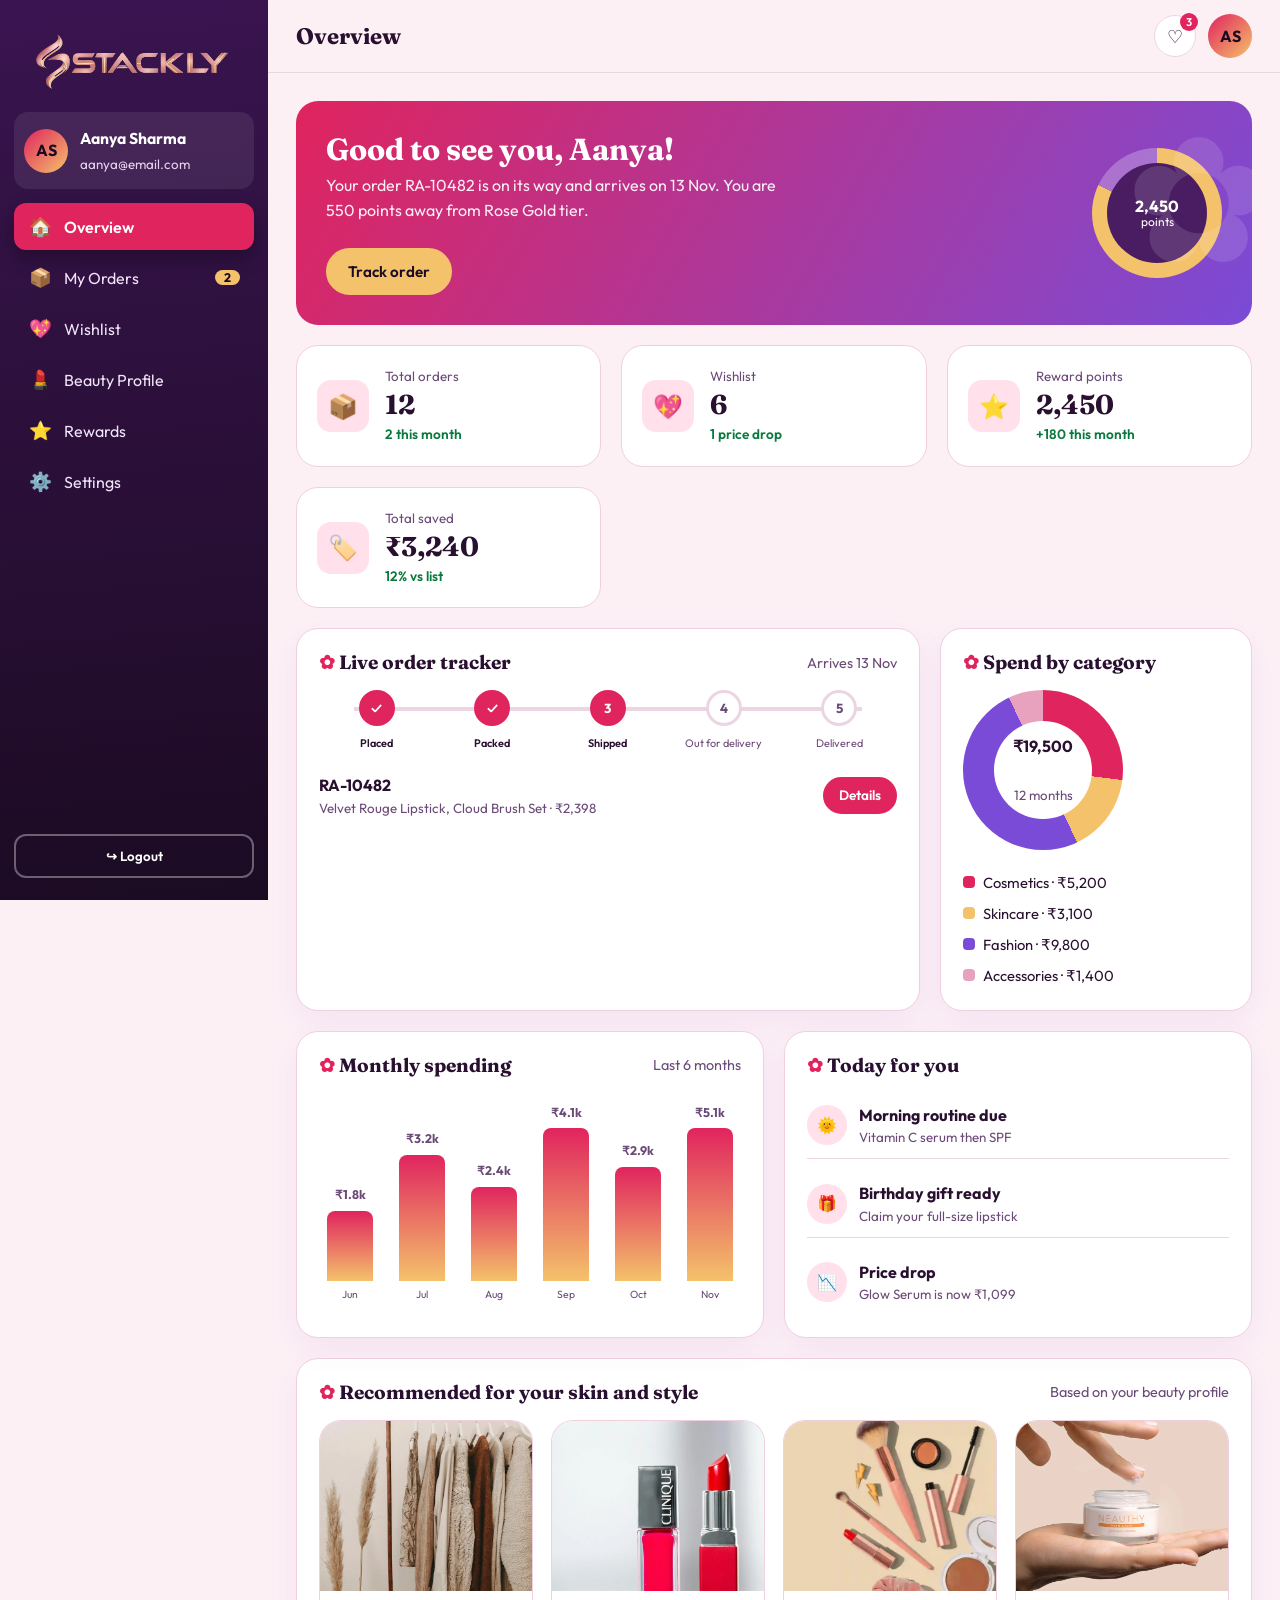
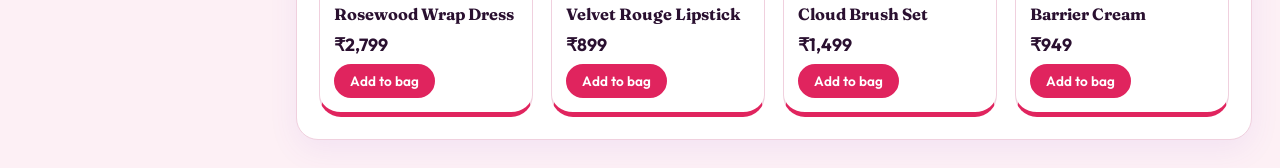
<file: customer-dashboard.html>
<!doctype html>
<html lang="en">
<head>
  <meta charset="UTF-8">
  <meta name="viewport" content="width=device-width, initial-scale=1.0">
  <title>Customer Dashboard | Rose Atelier</title>

  <link rel="preconnect" href="https://fonts.googleapis.com">
  <link rel="preconnect" href="https://fonts.gstatic.com" crossorigin>
  <link href="https://fonts.googleapis.com/css2?family=Fraunces:ital,wght@0,600;0,800&family=Outfit:wght@300;400;500;600;700&display=swap" rel="stylesheet">

  <link rel="stylesheet" href="css/dash-core.css">
  <link rel="stylesheet" href="css/customer-dashboard.css">
</head>

<body class="dash cust">

<div class="app">

  <!-- ================= SIDEBAR ================= -->
  <aside class="side" id="side">

    <a class="logo" href="index.html">
      <img src="images/logo.webp" alt="Stackly Logo">
    </a>

    <div class="who">
      <div class="av avatar">AS</div>
      <div>
        <b class="profileName">Aanya Sharma</b>
        <small class="profileEmail">aanya@email.com</small>
      </div>
    </div>

    <nav class="menu">

      <button class="mb on" data-m="overview">
        <span class="ic">🏠</span>
        Overview
      </button>

      <button class="mb" data-m="orders">
        <span class="ic">📦</span>
        My Orders
        <span class="cnt">2</span>
      </button>

      <button class="mb" data-m="wishlist">
        <span class="ic">💖</span>
        Wishlist
      </button>

      <button class="mb" data-m="profile">
        <span class="ic">💄</span>
        Beauty Profile
      </button>

      <button class="mb" data-m="rewards">
        <span class="ic">⭐</span>
        Rewards
      </button>

      <button class="mb" data-m="settings">
        <span class="ic">⚙️</span>
        Settings
      </button>

    </nav>

    <button class="logout" id="lo" type="button">
      ↪ Logout
    </button>

  </aside>


  <!-- ================= MAIN ================= -->
  <div class="main">

    <!-- ================= TOPBAR ================= -->
    <header class="topbar" id="top">

      <button class="burger" type="button" aria-label="Open sidebar">
        ☰
      </button>

      <h2 id="ttl">Overview</h2>

      <div style="position:relative;display:flex;align-items:center;gap:12px">

        <button class="ibtn" id="bell" type="button" aria-label="Notifications">
          ♡
          <i>3</i>
        </button>

        <div class="drop" id="drop">
          <p>📦 Order RA-10482 shipped</p>
          <p>📉 Glow Serum price dropped</p>
          <p>⭐ 550 points to Gold tier</p>
        </div>

        <div class="av">AS</div>

      </div>

    </header>


    <!-- ================= DASHBOARD CONTENT ================= -->
    <main id="view">

      <!-- ================= OVERVIEW ================= -->
      <section class="dashboard-section mod" id="overview">

        <div class="hero">

          <div>
            <h3>Good to see you, <span class="profileName">Aanya</span>!</h3>
            <p>
              Your order RA-10482 is on its way and arrives on 13 Nov.
              You are 550 points away from Rose Gold tier.
            </p>
            <br>
            <a class="btn g" href="#orders">Track order</a>
          </div>

          <div class="ring" style="--p:82%">
            <div>
              <span>2,450<small>points</small></span>
            </div>
          </div>

        </div>


        <div class="grid k4">

          <div class="kpi">
            <div class="ki">📦</div>
            <div>
              <small>Total orders</small>
              <b>12</b>
              <em class="up">2 this month</em>
            </div>
          </div>

          <div class="kpi">
            <div class="ki">💖</div>
            <div>
              <small>Wishlist</small>
              <b id="wishCount">6</b>
              <em class="up">1 price drop</em>
            </div>
          </div>

          <div class="kpi">
            <div class="ki">⭐</div>
            <div>
              <small>Reward points</small>
              <b>2,450</b>
              <em class="up">+180 this month</em>
            </div>
          </div>

          <div class="kpi">
            <div class="ki">🏷️</div>
            <div>
              <small>Total saved</small>
              <b>₹3,240</b>
              <em class="up">12% vs list</em>
            </div>
          </div>

        </div>


        <div class="grid gm">

          <section class="panel">
            <header>
              <h3>Live order tracker</h3>
              <span>Arrives 13 Nov</span>
            </header>

            <div class="pb">

              <div class="steps">
                <div class="stp d"><b>✓</b><small>Placed</small></div>
                <div class="stp d"><b>✓</b><small>Packed</small></div>
                <div class="stp d c"><b>3</b><small>Shipped</small></div>
                <div class="stp"><b>4</b><small>Out for delivery</small></div>
                <div class="stp"><b>5</b><small>Delivered</small></div>
              </div>

              <div class="li">
                <div class="t">
                  <b>RA-10482</b>
                  <small>Velvet Rouge Lipstick, Cloud Brush Set · ₹2,398</small>
                </div>
                <a class="btn sm" href="#orders">Details</a>
              </div>

            </div>
          </section>


          <section class="panel">
            <header>
              <h3>Spend by category</h3>
            </header>

            <div class="pb">
              <div class="dn-w">

                <div class="donut" style="background:conic-gradient(#e0245e 0 27%,#f4c26b 27% 43%,#7a4bd6 43% 93%,#e9a2bd 93% 100%)">
                  <div>
                    ₹19,500
                    <small>12 months</small>
                  </div>
                </div>

                <div class="leg">
                  <span><i style="background:#e0245e"></i>Cosmetics · ₹5,200</span>
                  <span><i style="background:#f4c26b"></i>Skincare · ₹3,100</span>
                  <span><i style="background:#7a4bd6"></i>Fashion · ₹9,800</span>
                  <span><i style="background:#e9a2bd"></i>Accessories · ₹1,400</span>
                </div>

              </div>
            </div>
          </section>

        </div>


        <div class="grid g2">

          <section class="panel">
            <header>
              <h3>Monthly spending</h3>
              <span>Last 6 months</span>
            </header>

            <div class="pb">
              <div class="bars">
                <div class="bc"><b>₹1.8k</b><i style="height:35%"></i><small>Jun</small></div>
                <div class="bc"><b>₹3.2k</b><i style="height:63%"></i><small>Jul</small></div>
                <div class="bc"><b>₹2.4k</b><i style="height:47%"></i><small>Aug</small></div>
                <div class="bc"><b>₹4.1k</b><i style="height:80%"></i><small>Sep</small></div>
                <div class="bc"><b>₹2.9k</b><i style="height:57%"></i><small>Oct</small></div>
                <div class="bc"><b>₹5.1k</b><i style="height:100%"></i><small>Nov</small></div>
              </div>
            </div>
          </section>


          <section class="panel">
            <header>
              <h3>Today for you</h3>
            </header>

            <div class="pb">
              <div class="list">

                <div class="li">
                  <span class="dot">🌞</span>
                  <div class="t">
                    <b>Morning routine due</b>
                    <small>Vitamin C serum then SPF</small>
                  </div>
                </div>

                <div class="li">
                  <span class="dot">🎁</span>
                  <div class="t">
                    <b>Birthday gift ready</b>
                    <small>Claim your full-size lipstick</small>
                  </div>
                </div>

                <div class="li">
                  <span class="dot">📉</span>
                  <div class="t">
                    <b>Price drop</b>
                    <small>Glow Serum is now ₹1,099</small>
                  </div>
                </div>

              </div>
            </div>
          </section>

        </div>


        <section class="panel">
          <header>
            <h3>Recommended for your skin and style</h3>
            <span>Based on your beauty profile</span>
          </header>

<div class="pb">
  <div class="pc">

    <!-- PRODUCT 1 -->
    <div class="pcard">
      <div class="im">
        <img src="images/img26.webp" alt="Rosewood Wrap Dress">
      </div>
      <div class="bd">
        <h4>Rosewood Wrap Dress</h4>
        <span class="price"><b>₹2,799</b></span>
        <div class="row">
          <button class="btn sm" data-add="Rosewood Wrap Dress">Add to bag</button>
        </div>
      </div>
    </div>

    <!-- PRODUCT 2 -->
    <div class="pcard">
      <div class="im">
        <img src="images/img13.webp" alt="Velvet Rouge Lipstick">
      </div>
      <div class="bd">
        <h4>Velvet Rouge Lipstick</h4>
        <span class="price"><b>₹899</b></span>
        <div class="row">
          <button class="btn sm" data-add="Velvet Rouge Lipstick">Add to bag</button>
        </div>
      </div>
    </div>

    <!-- PRODUCT 3 -->
    <div class="pcard">
      <div class="im">
        <img src="images/img2.webp" alt="Cloud Brush Set">
      </div>
      <div class="bd">
        <h4>Cloud Brush Set</h4>
        <span class="price"><b>₹1,499</b></span>
        <div class="row">
          <button class="btn sm" data-add="Cloud Brush Set">Add to bag</button>
        </div>
      </div>
    </div>

    <!-- PRODUCT 4 -->
    <div class="pcard">
      <div class="im">
        <img src="images/img16.webp" alt="Barrier Cream">
      </div>
      <div class="bd">
        <h4>Barrier Cream</h4>
        <span class="price"><b>₹949</b></span>
        <div class="row">
          <button class="btn sm" data-add="Barrier Cream">Add to bag</button>
        </div>
      </div>
    </div>

  </div>
</div>
        </section>

      </section>


      <!-- ================= MY ORDERS ================= -->
      <section class="dashboard-section mod" id="orders" hidden>

        <div class="grid k4">

          <div class="kpi"><div class="ki">🚚</div><div><small>Active orders</small><b>2</b><em class="up">1 arriving soon</em></div></div>

          <div class="kpi"><div class="ki">✅</div><div><small>Delivered</small><b>8</b><em class="up">all on time</em></div></div>

          <div class="kpi"><div class="ki">↩️</div><div><small>Returns</small><b>1</b><em class="dn">refund issued</em></div></div>

          <div class="kpi"><div class="ki">💳</div><div><small>Lifetime spend</small><b>₹19,500</b><em class="up">+8%</em></div></div>

        </div>


        <section class="panel">
          <header>
            <h3>Order history</h3>
            <span>Click Track for live status</span>
          </header>

          <div class="pb">

            <div class="chips" id="of" style="margin-bottom:14px">
              <button class="chip on" data-s="All">All</button>
              <button class="chip" data-s="Processing">Processing</button>
              <button class="chip" data-s="Shipped">Shipped</button>
              <button class="chip" data-s="Delivered">Delivered</button>
              <button class="chip" data-s="Cancelled">Cancelled</button>
            </div>

            <div class="tw">
              <table>
                <thead>
                  <tr>
                    <th>Order</th>
                    <th>Date</th>
                    <th>Items</th>
                    <th>Total</th>
                    <th>Status</th>
                    <th></th>
                  </tr>
                </thead>

                <tbody id="orderRows">

                  <tr>
                    <td><b>RA-10482</b></td>
                    <td>08 Nov 2026</td>
                    <td>Velvet Rouge Lipstick, Cloud Brush Set</td>
                    <td>₹2,398</td>
                    <td><span class="bdg b-shipped">Shipped</span></td>
                    <td><button class="btn sm o" data-track="RA-10482">Track</button></td>
                  </tr>

                  <tr>
                    <td><b>RA-10455</b></td>
                    <td>02 Nov 2026</td>
                    <td>Rosewood Wrap Dress</td>
                    <td>₹2,799</td>
                    <td><span class="bdg b-processing">Processing</span></td>
                    <td><button class="btn sm o" data-track="RA-10455">Track</button></td>
                  </tr>

                  <tr>
                    <td><b>RA-10391</b></td>
                    <td>21 Oct 2026</td>
                    <td>Glow Serum, Barrier Cream</td>
                    <td>₹2,048</td>
                    <td><span class="bdg b-delivered">Delivered</span></td>
                    <td><button class="btn sm o" data-track="RA-10391">Track</button></td>
                  </tr>

                  <tr>
                    <td><b>RA-10320</b></td>
                    <td>09 Oct 2026</td>
                    <td>Tailored Blazer</td>
                    <td>₹3,299</td>
                    <td><span class="bdg b-delivered">Delivered</span></td>
                    <td><button class="btn sm o" data-track="RA-10320">Track</button></td>
                  </tr>

                  <tr>
                    <td><b>RA-10277</b></td>
                    <td>28 Sep 2026</td>
                    <td>Eye Palette Dusk</td>
                    <td>₹1,299</td>
                    <td><span class="bdg b-cancelled">Cancelled</span></td>
                    <td><button class="btn sm o" data-track="RA-10277">Track</button></td>
                  </tr>

                  <tr>
                    <td><b>RA-10198</b></td>
                    <td>12 Sep 2026</td>
                    <td>Everyday Co-ord Set, Satin Blush Duo</td>
                    <td>₹2,948</td>
                    <td><span class="bdg b-delivered">Delivered</span></td>
                    <td><button class="btn sm o" data-track="RA-10198">Track</button></td>
                  </tr>

                </tbody>
              </table>
            </div>

          </div>
        </section>


        <div class="grid g3">

          <section class="panel">
            <header><h3>Invoice summary</h3></header>
            <div class="pb">
              <div class="hb">
                <div><span>Products</span><u><i style="width:83%"></i></u><b>₹17,400</b></div>
                <div><span>Shipping</span><u><i style="width:2%"></i></u><b>Free</b></div>
                <div><span>Taxes</span><u><i style="width:10%"></i></u><b>₹2,100</b></div>
                <div><span>Discounts</span><u><i style="width:6%"></i></u><b>₹1,200</b></div>
              </div>
            </div>
          </section>

          <section class="panel">
            <header><h3>Return policy</h3></header>
            <div class="pb">
              <div class="list">
                <div class="li"><span class="dot">14</span><div class="t"><b>14-day returns</b><small>Unused items with tags</small></div></div>
                <div class="li"><span class="dot">🔁</span><div class="t"><b>Free size exchange</b><small>One per order</small></div></div>
                <div class="li"><span class="dot">💧</span><div class="t"><b>Cosmetics hygiene</b><small>Sealed products only</small></div></div>
              </div>
            </div>
          </section>

          <section class="panel">
            <header><h3>Reorder favourites</h3></header>
            <div class="pb">
              <div class="list">

                <div class="li">
                  <span class="dot">💄</span>
                  <div class="t"><b>Velvet Rouge Lipstick</b><small>₹899</small></div>
                  <button class="btn sm o" data-add="Velvet Rouge Lipstick">Reorder</button>
                </div>

                <div class="li">
                  <span class="dot">🖌️</span>
                  <div class="t"><b>Cloud Brush Set</b><small>₹1,499</small></div>
                  <button class="btn sm o" data-add="Cloud Brush Set">Reorder</button>
                </div>

                <div class="li">
                  <span class="dot">🧴</span>
                  <div class="t"><b>Barrier Cream</b><small>₹949</small></div>
                  <button class="btn sm o" data-add="Barrier Cream">Reorder</button>
                </div>

              </div>
            </div>
          </section>

        </div>

      </section>


      <!-- ================= WISHLIST ================= -->
      <section class="dashboard-section mod" id="wishlist" hidden>

        <div class="grid k4">

          <div class="kpi"><div class="ki">💖</div><div><small>Saved items</small><b id="savedCount">6</b><em class="up">2 new</em></div></div>

          <div class="kpi"><div class="ki">📉</div><div><small>Price drops</small><b>3</b><em class="up">Save ₹1,400</em></div></div>

          <div class="kpi"><div class="ki">🛍️</div><div><small>Bag value</small><b id="bagValue">₹10,944</b><em class="up">if all bought</em></div></div>

          <div class="kpi"><div class="ki">🎁</div><div><small>Shared lists</small><b>2</b><em class="up">with friends</em></div></div>

        </div>


        <section class="panel">
          <header>
            <h3>Your wishlist</h3>
            <span>Move to bag or remove</span>
          </header>

          <div class="pb">
            <div class="pc" id="wishlistGrid">

              <div class="pcard" data-wish-card="fc">
                <div class="im">👗</div>
                <div class="bd">
                  <small>Fashion</small>
                  <h4>Rosewood Wrap Dress</h4>
                  <span class="price"><b>₹2,799</b><s>₹3,299</s></span>
                  <div class="row">
                    <button class="btn sm" data-move="fc">Add to bag</button>
                    <button class="btn sm o" data-remove="fc">Remove</button>
                  </div>
                </div>
              </div>

              <div class="pcard" data-wish-card="mk">
                <div class="im">🎨</div>
                <div class="bd">
                  <small>Cosmetics</small>
                  <h4>Eye Palette Dusk</h4>
                  <span class="price"><b>₹1,299</b><s>₹1,499</s></span>
                  <div class="row">
                    <button class="btn sm" data-move="mk">Add to bag</button>
                    <button class="btn sm o" data-remove="mk">Remove</button>
                  </div>
                </div>
              </div>

              <div class="pcard" data-wish-card="fa">
                <div class="im">🌸</div>
                <div class="bd">
                  <small>Fashion</small>
                  <h4>Garden Midi</h4>
                  <span class="price"><b>₹2,399</b></span>
                  <div class="row">
                    <button class="btn sm" data-move="fa">Add to bag</button>
                    <button class="btn sm o" data-remove="fa">Remove</button>
                  </div>
                </div>
              </div>

              <div class="pcard" data-wish-card="sk">
                <div class="im">🧴</div>
                <div class="bd">
                  <small>Skincare</small>
                  <h4>Glow Serum</h4>
                  <span class="price"><b>₹1,099</b><s>₹1,299</s></span>
                  <div class="row">
                    <button class="btn sm" data-move="sk">Add to bag</button>
                    <button class="btn sm o" data-remove="sk">Remove</button>
                  </div>
                </div>
              </div>

              <div class="pcard" data-wish-card="fb">
                <div class="im">🧥</div>
                <div class="bd">
                  <small>Fashion</small>
                  <h4>Cargo Layer Set</h4>
                  <span class="price"><b>₹2,599</b></span>
                  <div class="row">
                    <button class="btn sm" data-move="fb">Add to bag</button>
                    <button class="btn sm o" data-remove="fb">Remove</button>
                  </div>
                </div>
              </div>

              <div class="pcard" data-wish-card="co">
                <div class="im">💋</div>
                <div class="bd">
                  <small>Cosmetics</small>
                  <h4>Satin Blush Duo</h4>
                  <span class="price"><b>₹749</b><s>₹899</s></span>
                  <div class="row">
                    <button class="btn sm" data-move="co">Add to bag</button>
                    <button class="btn sm o" data-remove="co">Remove</button>
                  </div>
                </div>
              </div>

            </div>
          </div>
        </section>


        <div class="grid g2">

          <section class="panel">
            <header><h3>Price drop alerts</h3></header>
            <div class="pb">
              <div class="list" id="priceAlerts">

                <div class="li">
                  <span class="dot">📉</span>
                  <div class="t"><b>Rosewood Wrap Dress</b><small>Dropped from ₹3,299 to ₹2,799</small></div>
                  <span class="bdg b-active">Active</span>
                </div>

                <div class="li">
                  <span class="dot">📉</span>
                  <div class="t"><b>Eye Palette Dusk</b><small>Dropped from ₹1,499 to ₹1,299</small></div>
                  <span class="bdg b-active">Active</span>
                </div>

                <div class="li">
                  <span class="dot">📉</span>
                  <div class="t"><b>Glow Serum</b><small>Dropped from ₹1,299 to ₹1,099</small></div>
                  <span class="bdg b-active">Active</span>
                </div>

              </div>
            </div>
          </section>


          <section class="panel">
            <header><h3>Saved looks</h3></header>
            <div class="pb">
              <div class="pc" style="grid-template-columns:repeat(auto-fill,minmax(150px,1fr))">

                <div class="pcard">
                  <div class="im" style="height:120px">👟</div>
                  <div class="bd"><h4>Weekend street</h4></div>
                </div>

                <div class="pcard">
                  <div class="im" style="height:120px">👜</div>
                  <div class="bd"><h4>Office polish</h4></div>
                </div>

                <div class="pcard">
                  <div class="im" style="height:120px">🌷</div>
                  <div class="bd"><h4>Brunch ready</h4></div>
                </div>

                <div class="pcard">
                  <div class="im" style="height:120px">✨</div>
                  <div class="bd"><h4>Date night</h4></div>
                </div>

              </div>
            </div>
          </section>

        </div>


        <section class="panel">
          <header><h3>Gift list sharing</h3></header>
          <div class="pb">
            <p style="margin-bottom:12px">Share your wishlist so friends can gift what you love.</p>
            <div class="code">
              <span>roseatelier.com/w/aanya-2026</span>
              <button class="btn sm" id="copyWishlist">Copy link</button>
            </div>
          </div>
        </section>

      </section>


      <!-- ================= BEAUTY PROFILE ================= -->
      <section class="dashboard-section mod" id="profile" hidden>

        <div class="grid gm">

          <section class="panel">
            <header><h3>Skin profile</h3></header>
            <div class="pb">

              <p style="margin-bottom:8px;font-weight:600">Skin type</p>

              <div class="chips" id="skinTypes">
                <button class="chip" data-skin="Oily">Oily</button>
                <button class="chip" data-skin="Dry">Dry</button>
                <button class="chip on" data-skin="Combination">Combination</button>
                <button class="chip" data-skin="Sensitive">Sensitive</button>
              </div>

              <p style="margin:18px 0 8px;font-weight:600">Concerns</p>

              <div class="chips" id="skinConcerns">
                <button class="chip on" data-concern="Dullness">Dullness</button>
                <button class="chip on" data-concern="Dark spots">Dark spots</button>
                <button class="chip" data-concern="Acne">Acne</button>
                <button class="chip" data-concern="Fine lines">Fine lines</button>
                <button class="chip" data-concern="Redness">Redness</button>
                <button class="chip" data-concern="Dark circles">Dark circles</button>
              </div>

              <p style="margin:18px 0 8px;font-weight:600">Skin tone</p>

              <div class="swt" id="skinTones">
                <button style="--c:#f5d5c0" data-tone="#f5d5c0" aria-label="Skin tone 1"></button>
                <button style="--c:#e8b998" data-tone="#e8b998" aria-label="Skin tone 2"></button>
                <button class="on" style="--c:#e0ac8c" data-tone="#e0ac8c" aria-label="Skin tone 3"></button>
                <button style="--c:#c68642" data-tone="#c68642" aria-label="Skin tone 4"></button>
                <button style="--c:#a0673a" data-tone="#a0673a" aria-label="Skin tone 5"></button>
                <button style="--c:#6b4226" data-tone="#6b4226" aria-label="Skin tone 6"></button>
              </div>

            </div>
          </section>


          <section class="panel">
            <header><h3>Profile strength</h3></header>
            <div class="pb">
              <div class="prog">
                <p><span>Completeness</span><b id="profilePercent">76%</b></p>
                <u><i id="profileProgress" style="width:76%"></i></u>
              </div>
              <p style="color:var(--muted)">
                Complete your profile to unlock shade matches and a 10% welcome offer.
              </p>
            </div>
          </section>

        </div>


        <section class="panel">
          <header>
            <h3>Your personalised routine</h3>
            <span>Updates as you change your profile</span>
          </header>

          <div class="pb">
            <div class="grid g3" id="routineGrid" style="margin:0">

              <div class="rw">
                <span class="em">🧼</span>
                <b>Step 1</b>
                <span>Gentle gel cleanser</span>
              </div>

              <div class="rw">
                <span class="em">💧</span>
                <b>Step 2</b>
                <span>Glow Serum (Vitamin C)</span>
              </div>

              <div class="rw">
                <span class="em">🧴</span>
                <b>Step 3</b>
                <span>Light lotion on T-zone, cream on cheeks</span>
              </div>

              <div class="rw">
                <span class="em">☀️</span>
                <b>Step 4</b>
                <span>SPF 50 sunscreen</span>
              </div>

            </div>

            <p id="routineFocus" style="margin-top:14px">
              Focus areas: <b>Dullness, Dark spots</b>. We suggest a Vitamin C serum in the morning and a gentle exfoliant twice a week.
            </p>
          </div>
        </section>


        <div class="grid g2">

          <section class="panel">
            <header><h3>Fashion sizes</h3></header>
            <div class="pb">

              <div class="form">

                <label class="f">
                  Top
                  <select id="sizeTop">
                    <option>XS</option>
                    <option>S</option>
                    <option selected>M</option>
                    <option>L</option>
                    <option>XL</option>
                  </select>
                </label>

                <label class="f">
                  Bottom (waist)
                  <select id="sizeBottom">
                    <option>26</option>
                    <option>28</option>
                    <option selected>30</option>
                    <option>32</option>
                    <option>34</option>
                  </select>
                </label>

                <label class="f">
                  Shoe (UK)
                  <select id="sizeShoe">
                    <option>5</option>
                    <option>6</option>
                    <option selected>7</option>
                    <option>8</option>
                    <option>9</option>
                  </select>
                </label>

              </div>

              <br>
              <button class="btn" id="saveSizes" type="button">Save sizes</button>

            </div>
          </section>


          <section class="panel">
            <header><h3>Saved addresses</h3></header>
            <div class="pb">

              <div class="list">

                <div class="li">
                  <span class="dot">🏠</span>
                  <div class="t">
                    <b>Home</b>
                    <small>14 Gandhi Road, Hosur, Tamil Nadu 635109</small>
                  </div>
                  <span class="bdg b-active">Active</span>
                </div>

                <div class="li">
                  <span class="dot">🏢</span>
                  <div class="t">
                    <b>Office</b>
                    <small>Tech Park, Electronic City, Bengaluru 560100</small>
                  </div>
                </div>

              </div>

              <br>
              <button class="btn o sm" type="button" id="addAddress">Add address</button>

            </div>
          </section>

        </div>

      </section>


      <!-- ================= REWARDS ================= -->
      <section class="dashboard-section mod" id="rewards" hidden>

        <div class="hero">

          <div>
            <h3>Rose tier member</h3>
            <p>Earn 1 point for every ₹10. Reach 3,000 points to unlock free styling sessions.</p>
          </div>

          <div class="ring" style="--p:82%">
            <div>
              <span id="rewardPoints">2,450<small>points</small></span>
            </div>
          </div>

        </div>


        <div class="grid g2">

          <section class="panel">
            <header><h3>Tier journey</h3></header>
            <div class="pb">

              <div class="prog">
                <p><span>Rose to Gold</span><b>2,450 / 3,000</b></p>
                <u><i style="width:82%"></i></u>
              </div>

              <div class="tier">
                <div><b>Blush</b>0+</div>
                <div class="on"><b>Rose</b>1,000+</div>
                <div><b>Gold</b>3,000+</div>
                <div><b>Noir</b>8,000+</div>
              </div>

            </div>
          </section>


          <section class="panel">
            <header><h3>Refer a friend</h3></header>
            <div class="pb">

              <p style="margin-bottom:12px">
                You both get 500 points when a friend places her first order.
              </p>

              <div class="code">
                <span>AANYA500</span>
                <button class="btn sm" id="copyReferral" type="button">Copy code</button>
              </div>

              <br>

              <div class="prog">
                <p><span>Friends joined</span><b>3 of 5</b></p>
                <u><i style="width:60%"></i></u>
              </div>

            </div>
          </section>

        </div>


        <section class="panel">
          <header><h3>Redeem rewards</h3></header>
          <div class="pb">

            <div class="grid g3" style="margin:0">

              <div class="rw">
                <span class="em">💄</span>
                <b>Free lipstick</b>
                <span>1,500 points</span>
                <button class="btn sm" data-redeem="1500" data-name="Free lipstick">Redeem</button>
              </div>

              <div class="rw">
                <span class="em">🚚</span>
                <b>Free express shipping</b>
                <span>400 points</span>
                <button class="btn sm" data-redeem="400" data-name="Free express shipping">Redeem</button>
              </div>

              <div class="rw">
                <span class="em">🎫</span>
                <b>₹500 voucher</b>
                <span>1,000 points</span>
                <button class="btn sm" data-redeem="1000" data-name="₹500 voucher">Redeem</button>
              </div>

              <div class="rw">
                <span class="em">💆</span>
                <b>Styling session</b>
                <span>3,000 points</span>
                <button class="btn sm" data-redeem="3000" data-name="Styling session">Redeem</button>
              </div>

              <div class="rw">
                <span class="em">🧴</span>
                <b>Mini skincare kit</b>
                <span>1,200 points</span>
                <button class="btn sm" data-redeem="1200" data-name="Mini skincare kit">Redeem</button>
              </div>

              <div class="rw">
                <span class="em">👜</span>
                <b>Tote bag</b>
                <span>800 points</span>
                <button class="btn sm" data-redeem="800" data-name="Tote bag">Redeem</button>
              </div>

            </div>

          </div>
        </section>


        <section class="panel">
          <header><h3>Points history</h3></header>
          <div class="pb">

            <div class="tw">
              <table>
                <thead>
                  <tr><th>Date</th><th>Activity</th><th>Points</th></tr>
                </thead>
                <tbody>
                  <tr><td>08 Nov</td><td>Order RA-10482</td><td><b class="up">+240</b></td></tr>
                  <tr><td>02 Nov</td><td>Order RA-10455</td><td><b class="up">+280</b></td></tr>
                  <tr><td>25 Oct</td><td>Product review</td><td><b class="up">+50</b></td></tr>
                  <tr><td>21 Oct</td><td>Redeemed ₹500 voucher</td><td><b class="dn">-1,000</b></td></tr>
                  <tr><td>09 Oct</td><td>Order RA-10320</td><td><b class="up">+330</b></td></tr>
                </tbody>
              </table>
            </div>

          </div>
        </section>

      </section>


      <!-- ================= SETTINGS ================= -->
      <section class="dashboard-section mod" id="settings" hidden>

        <div class="grid gm">

          <section class="panel">
            <header><h3>Personal details</h3></header>
            <div class="pb">

              <form class="form" id="profileForm">

                <label class="f">
                  Full name
                  <input name="name" value="Aanya Sharma" required>
                </label>

                <label class="f">
                  Email
                  <input name="email" type="email" value="aanya@email.com" required>
                </label>

                <label class="f">
                  Phone
                  <input name="phone" type="tel" value="+91 98765 43210">
                </label>

                <label class="f">
                  Birthday
                  <input name="birthday" type="date" value="1996-03-14">
                </label>

                <div>
                  <button class="btn" type="submit">Save changes</button>
                </div>

              </form>

            </div>
          </section>


          <section class="panel">
            <header><h3>Account status</h3></header>
            <div class="pb">

              <div class="list">
                <div class="li"><span class="dot">✅</span><div class="t"><b>Email verified</b></div></div>
                <div class="li"><span class="dot">📱</span><div class="t"><b>Phone verified</b></div></div>
                <div class="li"><span class="dot">🔐</span><div class="t"><b>2-step login</b><small>Not enabled</small></div></div>
              </div>

            </div>
          </section>

        </div>


        <div class="grid g2">

          <section class="panel">
            <header><h3>Notifications</h3></header>
            <div class="pb">

              <div class="sw">
                <div><b>Order updates</b><small>SMS and email</small></div>
                <label class="tg"><input type="checkbox" id="n1" checked><i></i></label>
              </div>

              <div class="sw">
                <div><b>Price drop alerts</b><small>When wishlist items go on sale</small></div>
                <label class="tg"><input type="checkbox" id="n2" checked><i></i></label>
              </div>

              <div class="sw">
                <div><b>New arrivals</b><small>Weekly digest</small></div>
                <label class="tg"><input type="checkbox" id="n3"><i></i></label>
              </div>

              <div class="sw">
                <div><b>Routine reminders</b><small>Morning and night</small></div>
                <label class="tg"><input type="checkbox" id="n4" checked><i></i></label>
              </div>

            </div>
          </section>


          <section class="panel">
            <header><h3>Security</h3></header>
            <div class="pb">

              <form class="form" id="passwordForm" style="grid-template-columns:1fr">

                <label class="f">
                  Current password
                  <input type="password" name="currentPassword" required>
                </label>

                <label class="f">
                  New password
                  <input type="password" name="newPassword" minlength="6" required>
                </label>

                <div>
                  <button class="btn" type="submit">Update password</button>
                </div>

              </form>

            </div>
          </section>

        </div>


        <section class="panel">
          <header><h3>Payment methods</h3></header>
          <div class="pb">

            <div class="list">

              <div class="li">
                <span class="dot">💳</span>
                <div class="t"><b>Visa ending 4821</b><small>Expires 08/28</small></div>
                <span class="bdg b-active">Active</span>
              </div>

              <div class="li">
                <span class="dot">📲</span>
                <div class="t"><b>UPI: aanya@okbank</b></div>
              </div>

            </div>

          </div>
        </section>


        <section class="panel">
          <header><h3>Danger zone</h3></header>
          <div class="pb">
            <p style="margin-bottom:12px">
              Deleting your account removes orders, points and saved profile data permanently.
            </p>
            <button class="btn red sm" id="deleteAccount" type="button">Delete account</button>
          </div>
        </section>

      </section>

    </main>
  </div>

</div>


<!-- ================= SIDEBAR OVERLAY ================= -->
<div class="shell-ov" id="ov"></div>

<!-- ================= MODAL ================= -->
<div class="modal" id="modal"></div>

<!-- ================= TOAST ================= -->
<div class="toast" id="toast" role="status"></div>


<script src="js/dash-core.js"></script>
<script src="js/customer-dashboard.js"></script>

</body>
</html>
</file>
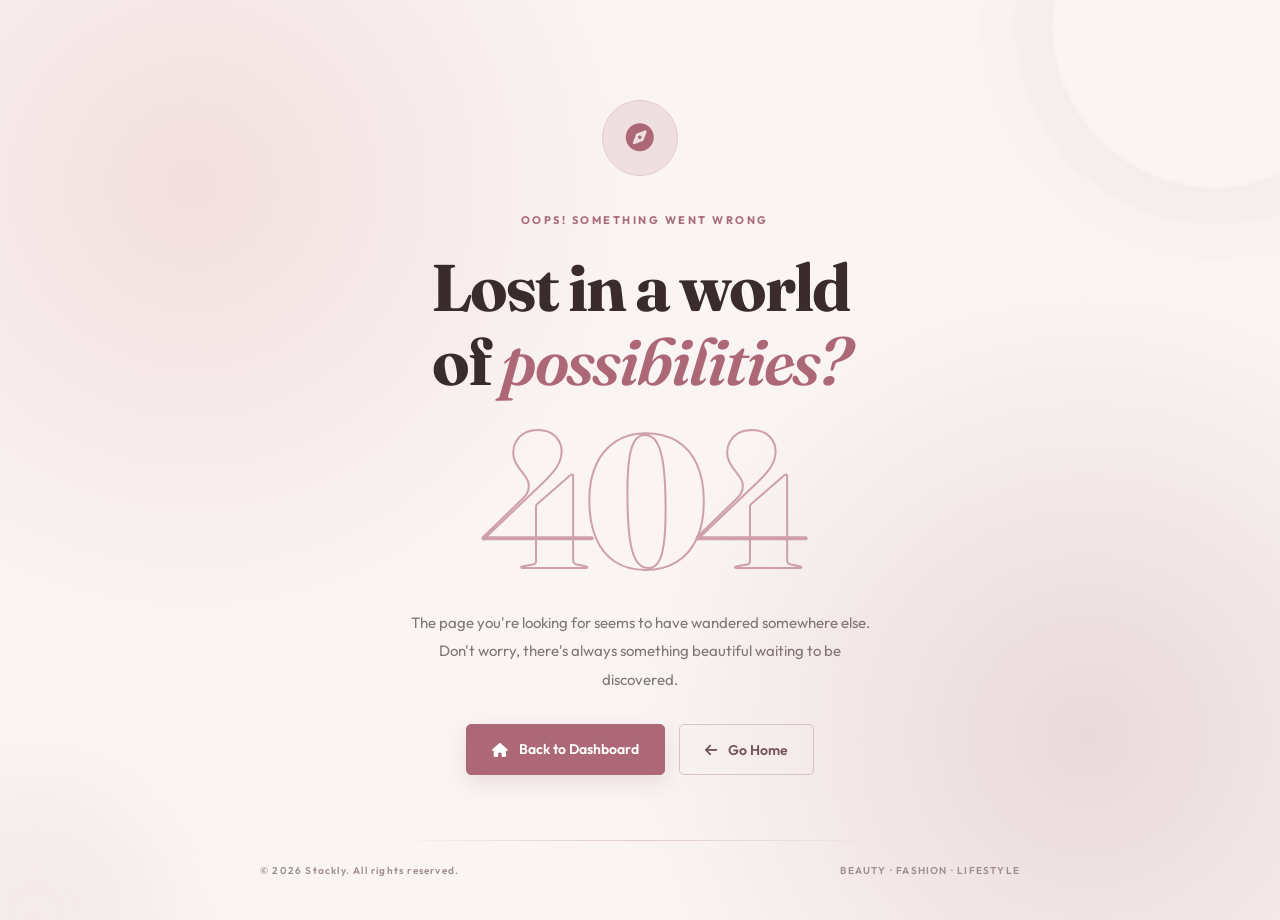
<file: dashboardError.html>
<!DOCTYPE html>
<html lang="en">
<head>
  <meta charset="UTF-8">
  <meta name="viewport" content="width=device-width, initial-scale=1.0">

  <title>Page Not Found | Stackly</title>

  <link rel="preconnect" href="https://fonts.googleapis.com">
  <link rel="preconnect" href="https://fonts.gstatic.com" crossorigin>

  <link href="https://fonts.googleapis.com/css2?family=Fraunces:ital,wght@0,600;0,700;0,800;1,600&family=Outfit:wght@300;400;500;600;700&display=swap" rel="stylesheet">

  <link rel="stylesheet" href="https://cdnjs.cloudflare.com/ajax/libs/font-awesome/6.5.2/css/all.min.css">

  <link rel="stylesheet" href="css/base.css">
  <link rel="stylesheet" href="css/error.css">
</head>

<body class="pg-error">

  <main class="error-page">

    <!-- BACKGROUND DECORATION -->
    <div class="error-orb orb-one"></div>
    <div class="error-orb orb-two"></div>

    <!-- BRAND -->
    <!-- <a class="logo" href="index.html">
      <img src="images/logo.webp" alt="Stackly Logo">
    </a> -->

    <!-- ERROR CONTENT -->
    <section class="error-content">

      <div class="error-icon">
        <i class="fa-solid fa-compass"></i>
      </div>

      <span class="error-label">
        <i class="fa-solid fa-sparkles"></i>
        OOPS! SOMETHING WENT WRONG
      </span>

      <h1>
        Lost in a world<br>
        of <em>possibilities?</em>
      </h1>

      <div class="error-number">404</div>

      <p class="error-description">
        The page you're looking for seems to have wandered
        somewhere else. Don't worry, there's always
        something beautiful waiting to be discovered.
      </p>

      <!-- ACTION BUTTONS -->
      <div class="error-actions">

        <a class="error-home" onclick="window.history.back()">
          <i class="fa-solid fa-house"></i>
          Back to Dashboard
        </a>

        <button type="button" class="error-back" id="goBack">
          <i class="fa-solid fa-arrow-left"></i>
          Go Home
        </button>

      </div>

      <div class="error-divider"></div>

      <div class="error-bottom">
        <span>© 2026 Stackly. All rights reserved.</span>
        <span>BEAUTY · FASHION · LIFESTYLE</span>
      </div>

    </section>

  </main>

  <script>
    document.getElementById("goBack").addEventListener("click", () => {

      if (window.history.length > 1) {
        window.location.href = "index.html";
        
      } else {
        window.history.back();
      }

    });
  </script>

</body>
</html>
</file>
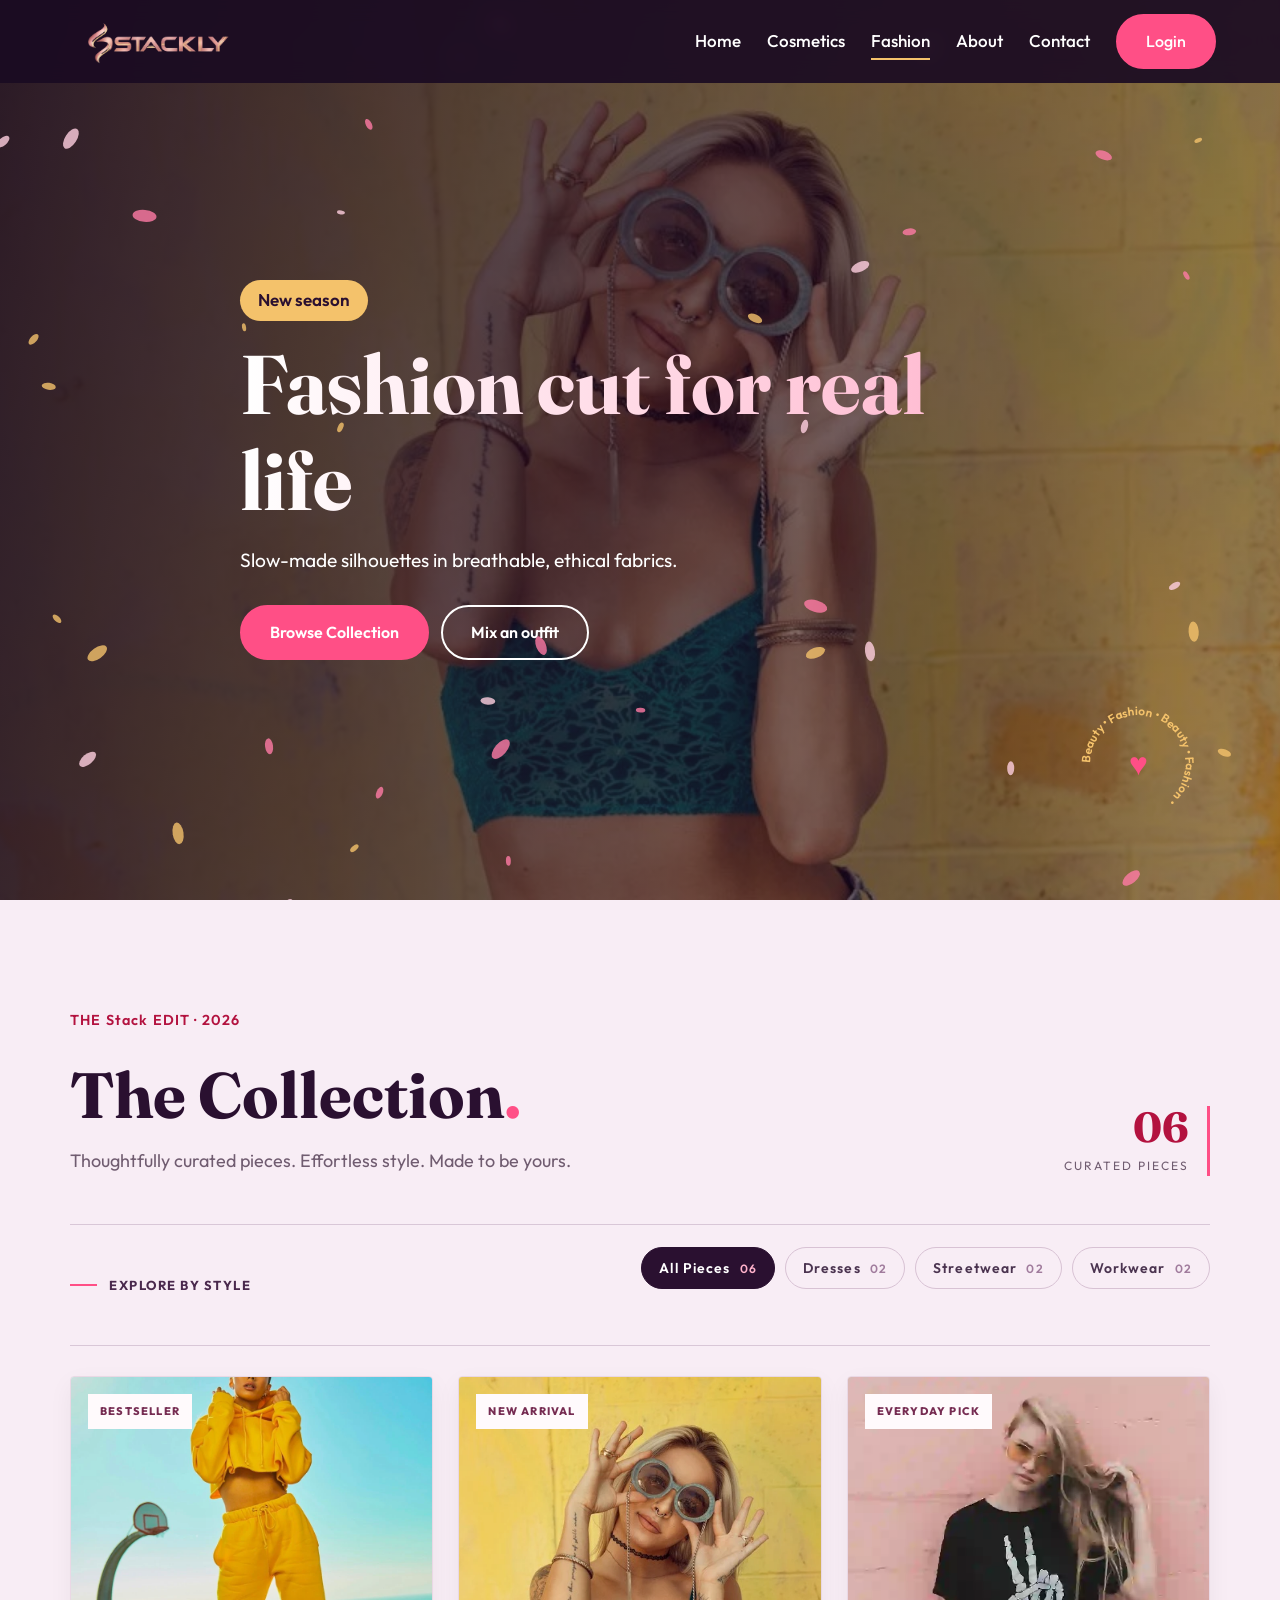
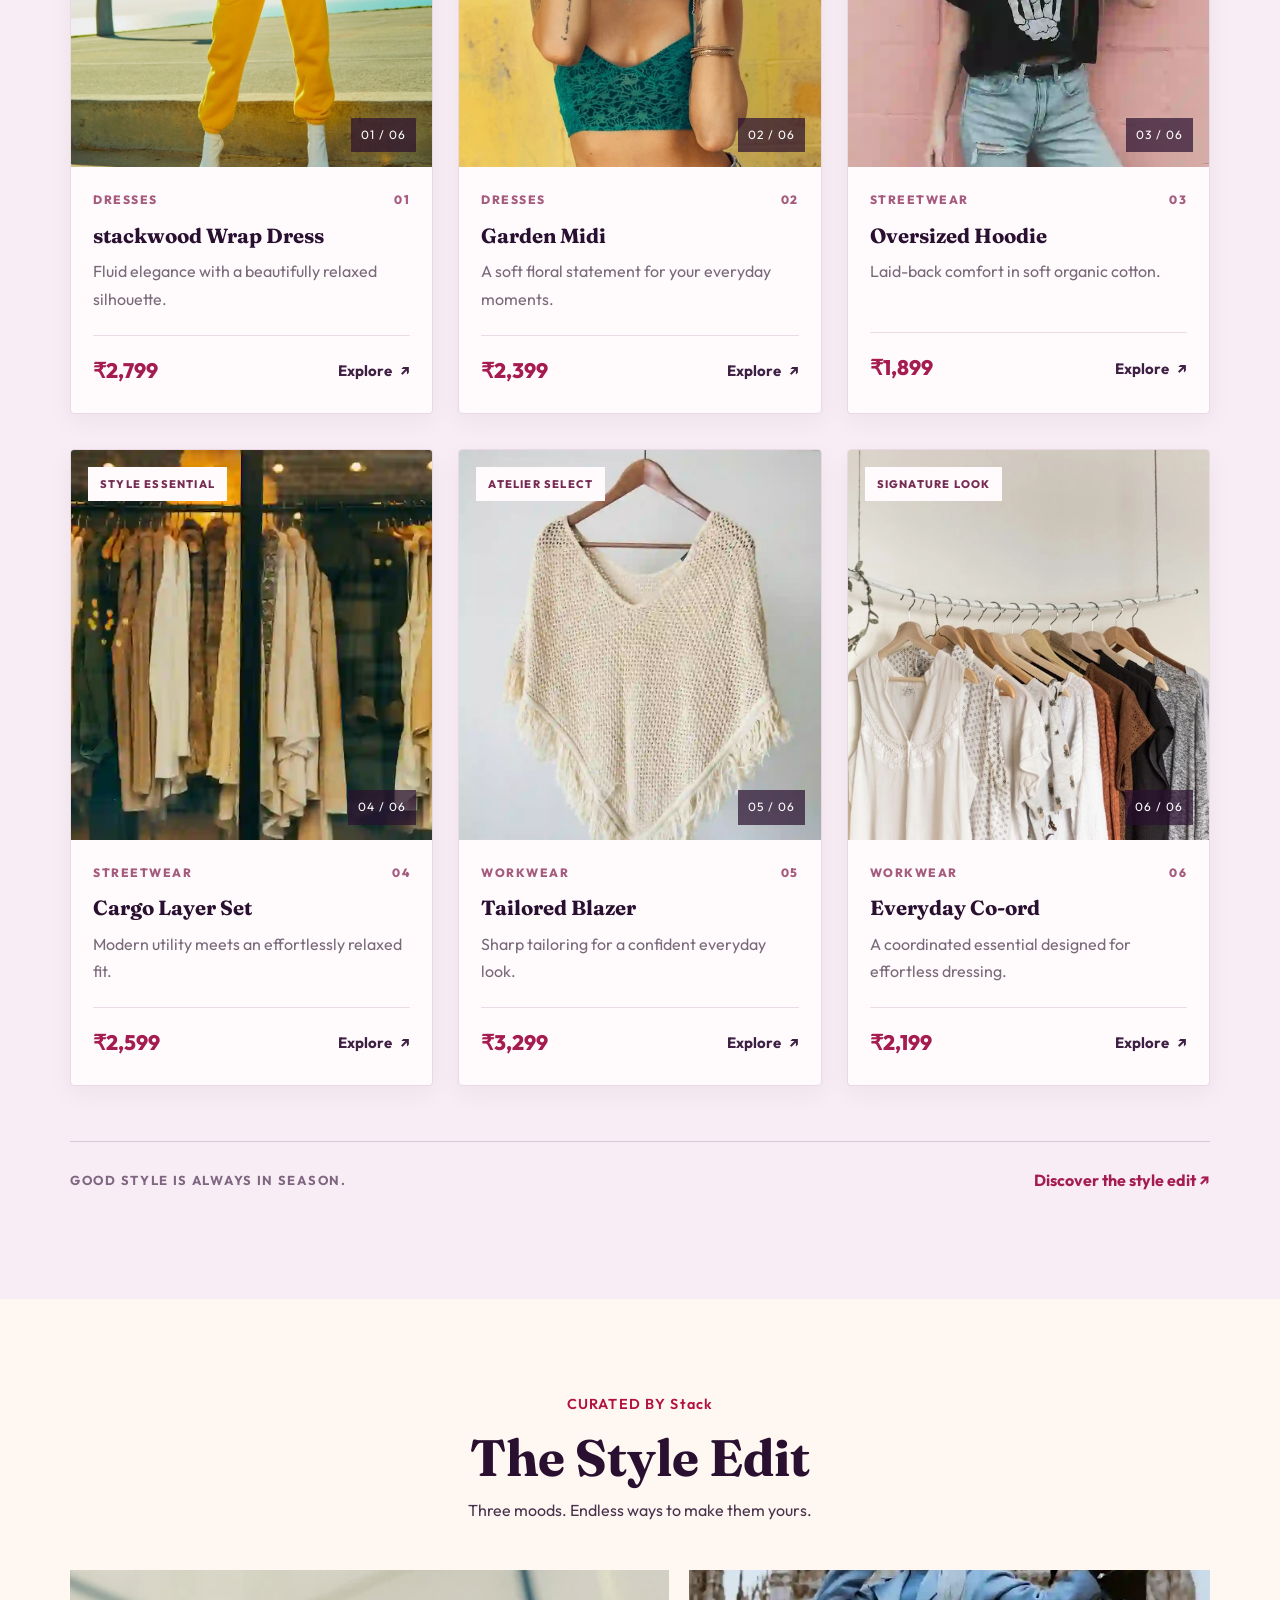
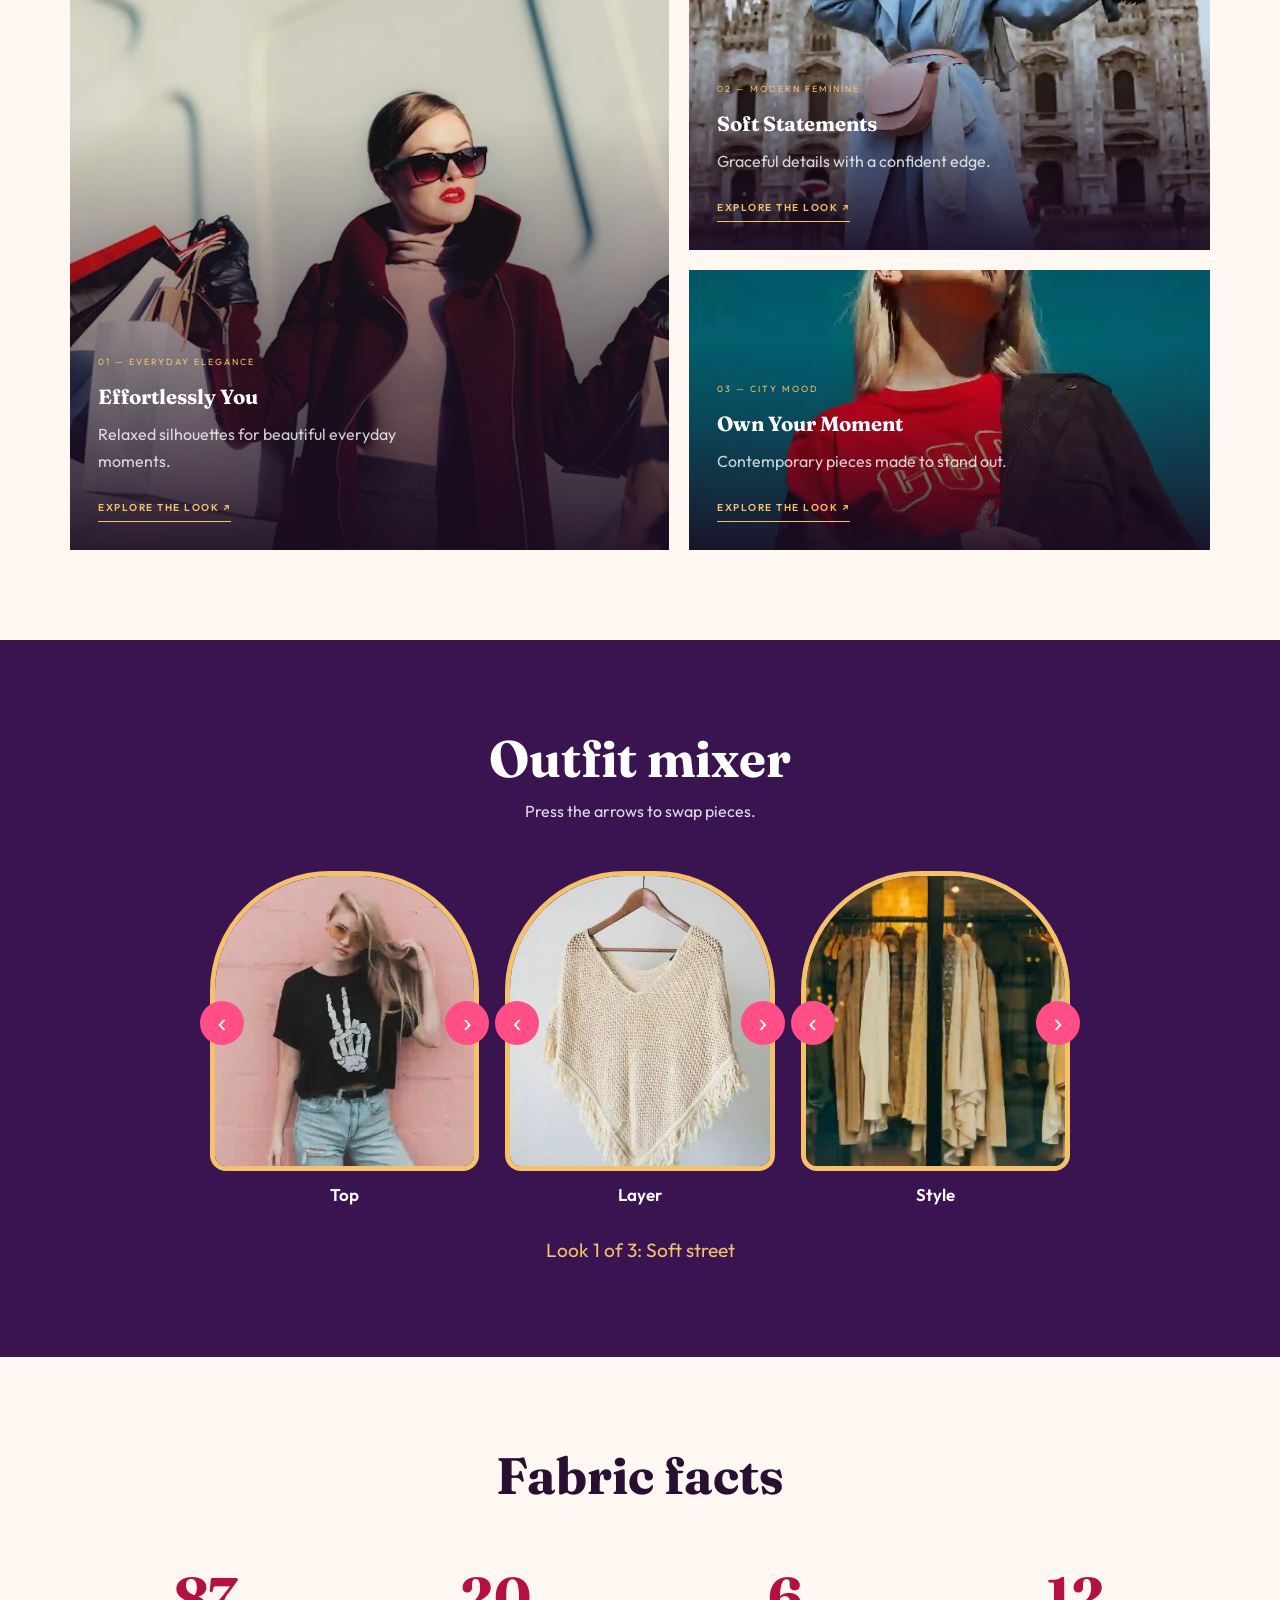
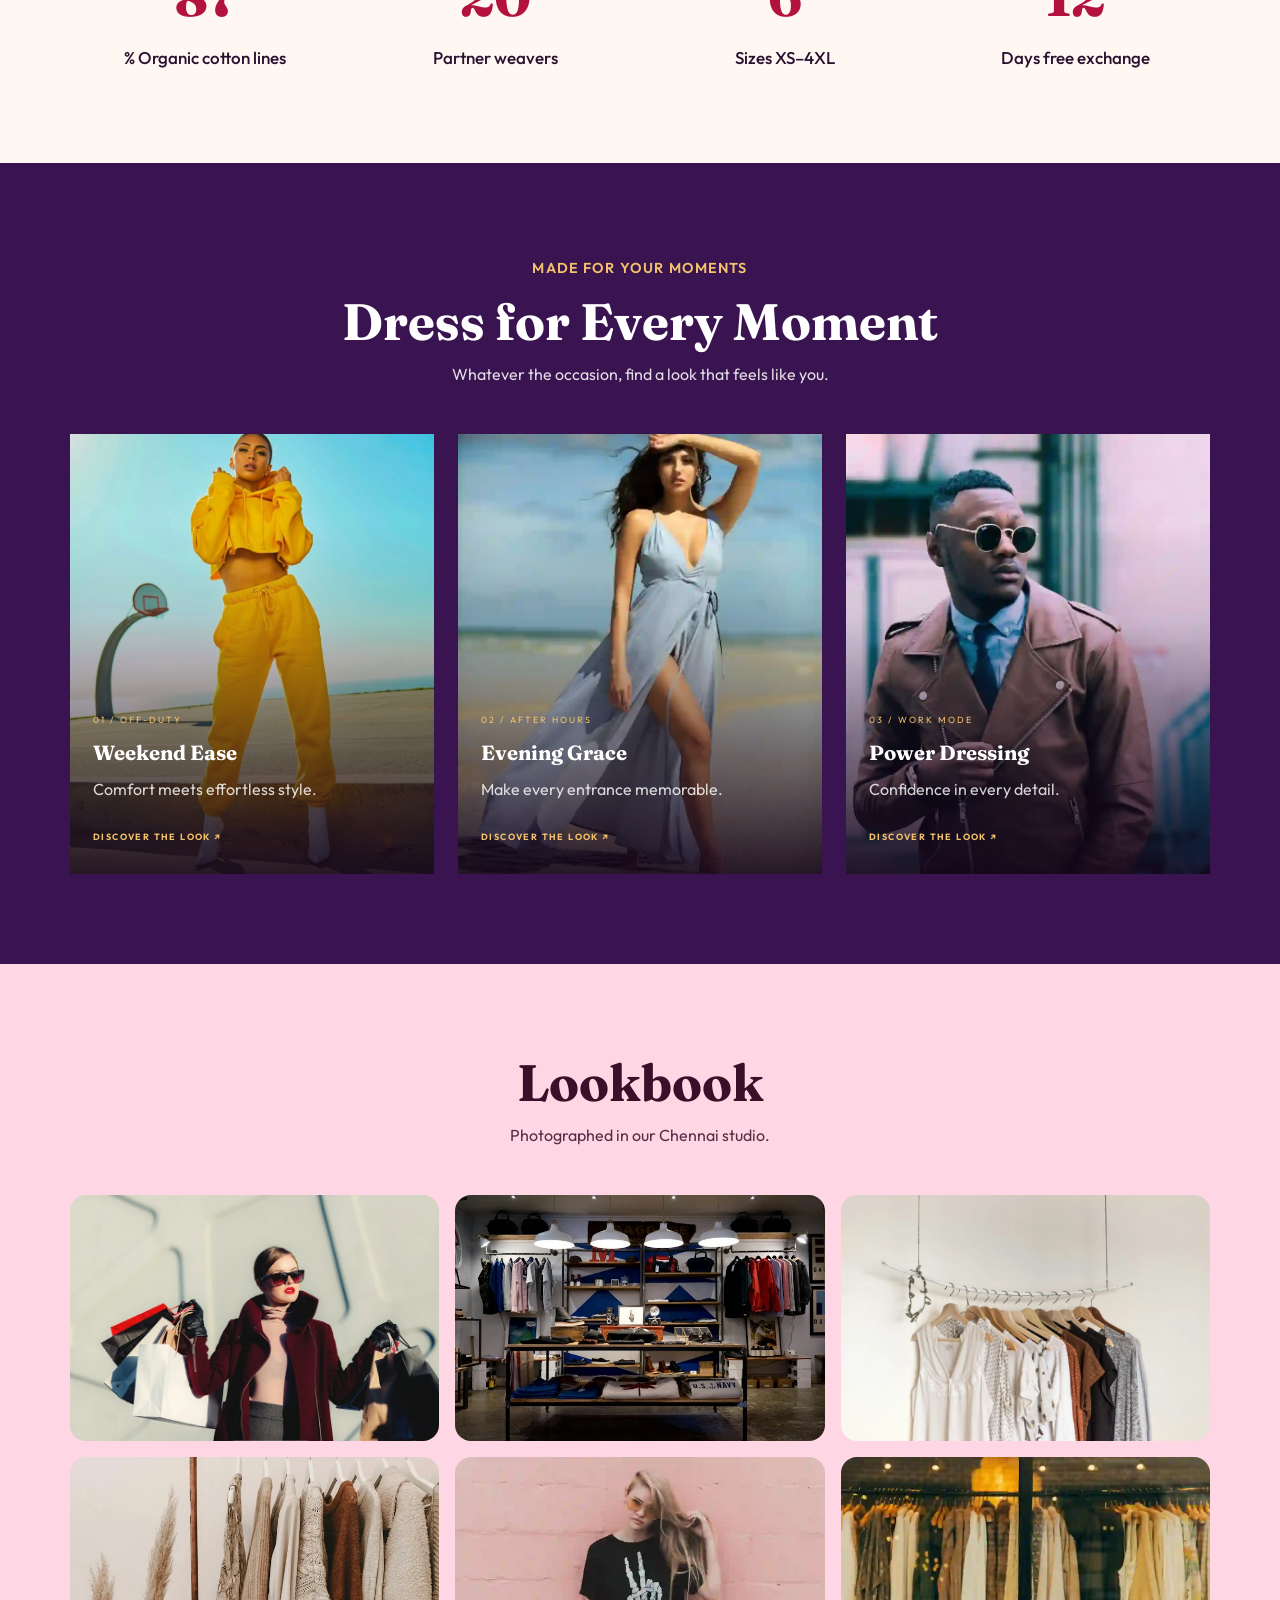
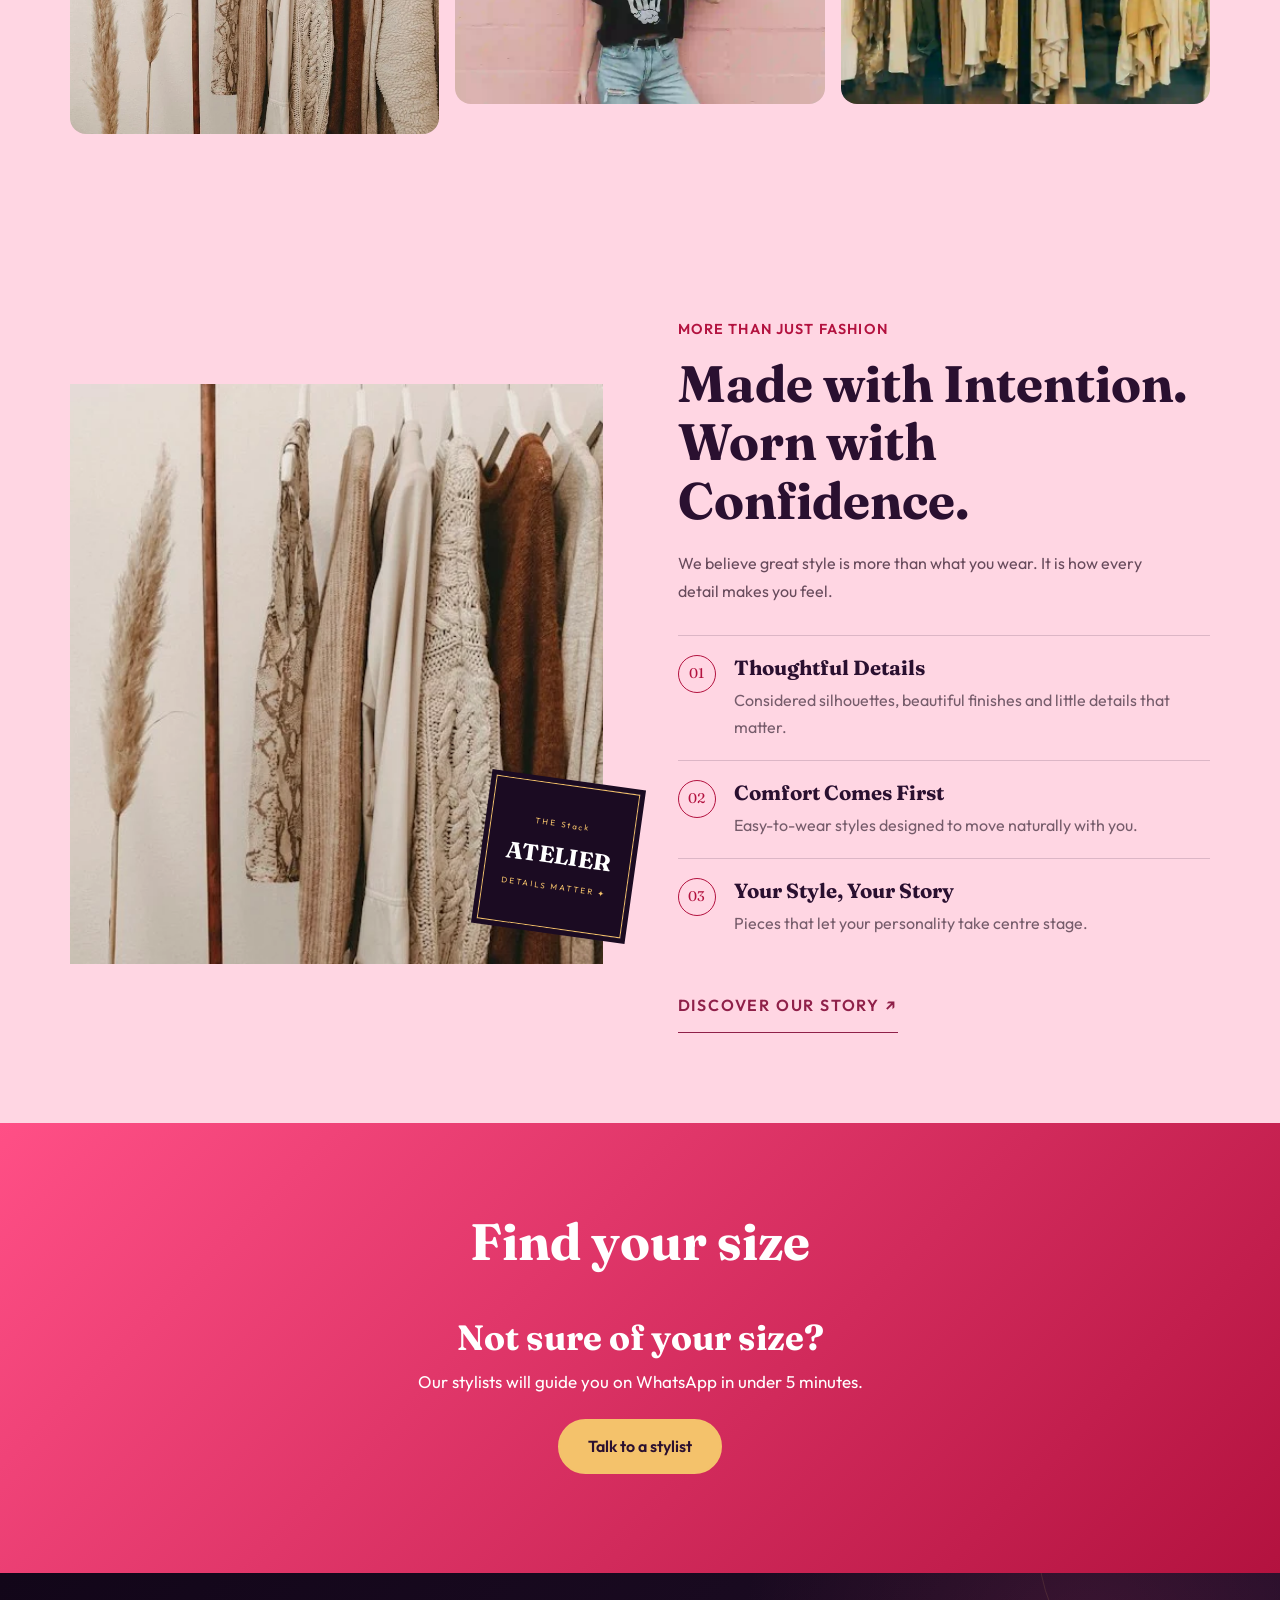
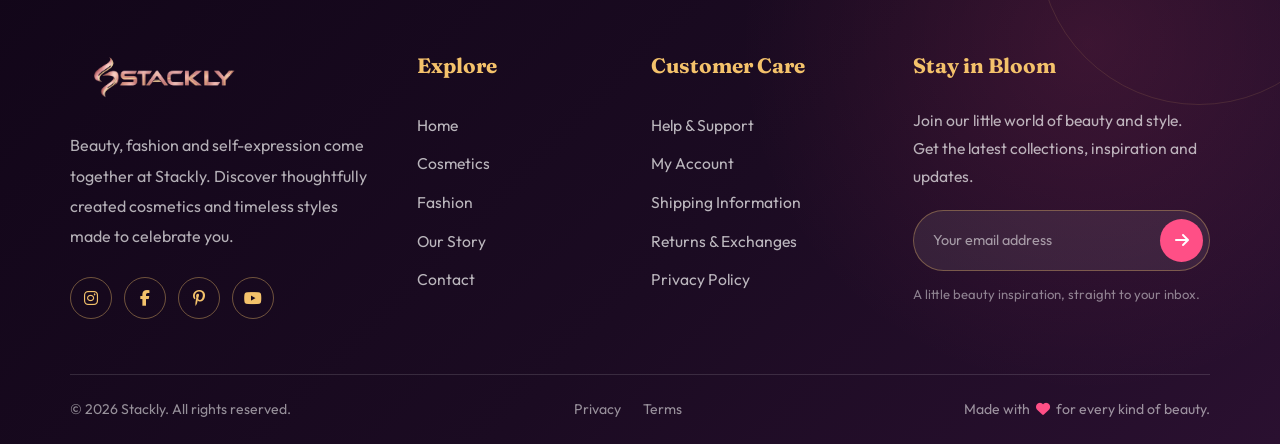
<file: fashion.html>
<!doctype html>
<html lang="en">
  <head>
    <meta charset="UTF-8" />
    <meta name="viewport" content="width=device-width,initial-scale=1" />
    <title>Fashion | Stackly</title>
    <link rel="preconnect" href="https://fonts.googleapis.com" />
    <link
      href="https://fonts.googleapis.com/css2?family=Fraunces:ital,wght@0,600;0,800;1,600&family=Outfit:wght@300;400;500;600&display=swap"
      rel="stylesheet"
    />
    <link rel="stylesheet"
    href="https://cdnjs.cloudflare.com/ajax/libs/font-awesome/6.5.2/css/all.min.css">
    <link rel="stylesheet" href="css/base.css" />
    <link rel="stylesheet" href="css/fashion.css" />
  </head>
  <body class="pg-fashion">
    <header class="top">
      <a class="logo" href="index.html">
        <img src="images/logo.webp" alt="Stackly Logo">
      </a>
      <button class="burger" aria-label="Menu" aria-expanded="false">
        <i></i><i></i><i></i>
      </button>
      <nav class="nav">
        <a href="index.html" class="">Home</a>
        <a href="cosmetics.html" class="">Cosmetics</a>
        <a href="fashion.html" class="on">Fashion</a>
        <a href="about.html" class="">About</a>
        <a href="contact.html" class="">Contact</a>
        <a href="login.html" class="btn login-btn">Login</a>
      </nav>
    </header>
    <div class="scrim"></div>
    <section class="hero">
      <canvas id="petals"></canvas>
      <div class="hbg">
        <img
          src="images/img4.webp"
          alt=""
          loading="lazy"
          onerror="this.style.visibility = 'hidden'"
        />
      </div>
      <div class="wrap hin">
        <span class="pill">New season</span>
        <h1 class="shim">Fashion cut for real life</h1>
        <p>Slow-made silhouettes in breathable, ethical fabrics.</p>
        <div class="hbtn">
          <a class="btn" href="error.html">Browse Collection</a
          ><a class="btn ghost" href="error.html">Mix an outfit</a>
        </div>
      </div>
      <div class="spin">
        <svg viewBox="0 0 120 120">
          <defs>
            <path
              id="c"
              d="M60,60 m-44,0 a44,44 0 1,1 88,0 a44,44 0 1,1 -88,0"
            />
          </defs>
          <text>
            <textPath href="#c">Beauty • Fashion • Beauty • Fashion •</textPath>
          </text>
          </svg><b>♥</b>
      </div>
    </section>


<!-- ======================== COLLECTION ======================== -->
<section class="sec s-lav fashion-collection" id="coll">
  <div class="wrap">

    <div class="collection-head reveal">
      <div class="collection-heading">
        <span class="fashion-kicker">THE Stack EDIT · 2026</span>
        <h2>The Collection<span>.</span></h2>
        <p>Thoughtfully curated pieces. Effortless style. Made to be yours.</p>
      </div>

      <div class="collection-count">
        <strong>06</strong>
        <span>CURATED PIECES</span>
      </div>
    </div>

    <div class="collection-toolbar reveal">
      <div class="collection-label">
        <span class="toolbar-line"></span>
        <span>EXPLORE BY STYLE</span>
      </div>

      <div class="chips">
        <button class="on" data-f="all">All Pieces <span>06</span></button>
        <button data-f="dress">Dresses <span>02</span></button>
        <button data-f="street">Streetwear <span>02</span></button>
        <button data-f="work">Workwear <span>02</span></button>
      </div>
    </div>

    <div class="collection-grid grid">

      <!-- PRODUCT 01 -->
      <article class="card collection-card reveal" data-cat="dress">
        <div class="ci collection-image">
          <img
            src="images/img9.webp"
            alt="stackwood Wrap Dress"
            loading="lazy"
            onerror="this.style.visibility='hidden'"
          />
          <span class="product-label">BESTSELLER</span>
          <span class="product-number">01 / 06</span>
        </div>
        <div class="cb collection-info">
          <div class="product-meta">
            <span>DRESSES</span>
            <span>01</span>
          </div>
          <h3>stackwood Wrap Dress</h3>
          <p>Fluid elegance with a beautifully relaxed silhouette.</p>
          <div class="product-bottom">
            <strong>₹2,799</strong>
            <a href="error.html" aria-label="Explore stackwood Wrap Dress">Explore <span>↗</span></a>
          </div>
        </div>
      </article>

      <!-- PRODUCT 02 -->
      <article class="card collection-card reveal" data-cat="dress">
        <div class="ci collection-image">
          <img
            src="images/img4.webp"
            alt="Garden Midi"
            loading="lazy"
            onerror="this.style.visibility='hidden'"
          />
          <span class="product-label">NEW ARRIVAL</span>
          <span class="product-number">02 / 06</span>
        </div>
        <div class="cb collection-info">
          <div class="product-meta">
            <span>DRESSES</span>
            <span>02</span>
          </div>
          <h3>Garden Midi</h3>
          <p>A soft floral statement for your everyday moments.</p>
          <div class="product-bottom">
            <strong>₹2,399</strong>
            <a href="error.html" aria-label="Explore Garden Midi">Explore <span>↗</span></a>
          </div>
        </div>
      </article>

      <!-- PRODUCT 03 -->
      <article class="card collection-card reveal" data-cat="street">
        <div class="ci collection-image">
          <img
            src="images/img5.webp"
            alt="Oversized Hoodie"
            loading="lazy"
            onerror="this.style.visibility='hidden'"
          />
          <span class="product-label">EVERYDAY PICK</span>
          <span class="product-number">03 / 06</span>
        </div>
        <div class="cb collection-info">
          <div class="product-meta">
            <span>STREETWEAR</span>
            <span>03</span>
          </div>
          <h3>Oversized Hoodie</h3>
          <p>Laid-back comfort in soft organic cotton.</p>
          <div class="product-bottom">
            <strong>₹1,899</strong>
            <a href="error.html" aria-label="Explore Oversized Hoodie">Explore <span>↗</span></a>
          </div>
        </div>
      </article>

      <!-- PRODUCT 04 -->
      <article class="card collection-card reveal" data-cat="street">
        <div class="ci collection-image">
          <img
            src="images/img21.webp"
            alt="Cargo Layer Set"
            loading="lazy"
            onerror="this.style.visibility='hidden'"
          />
          <span class="product-label">STYLE ESSENTIAL</span>
          <span class="product-number">04 / 06</span>
        </div>
        <div class="cb collection-info">
          <div class="product-meta">
            <span>STREETWEAR</span>
            <span>04</span>
          </div>
          <h3>Cargo Layer Set</h3>
          <p>Modern utility meets an effortlessly relaxed fit.</p>
          <div class="product-bottom">
            <strong>₹2,599</strong>
            <a href="error.html" aria-label="Explore Cargo Layer Set">Explore <span>↗</span></a>
          </div>
        </div>
      </article>

      <!-- PRODUCT 05 -->
      <article class="card collection-card reveal" data-cat="work">
        <div class="ci collection-image">
          <img
            src="images/img22.webp"
            alt="Tailored Blazer"
            loading="lazy"
            onerror="this.style.visibility='hidden'"
          />
          <span class="product-label">ATELIER SELECT</span>
          <span class="product-number">05 / 06</span>
        </div>
        <div class="cb collection-info">
          <div class="product-meta">
            <span>WORKWEAR</span>
            <span>05</span>
          </div>
          <h3>Tailored Blazer</h3>
          <p>Sharp tailoring for a confident everyday look.</p>
          <div class="product-bottom">
            <strong>₹3,299</strong>
            <a href="error.html" aria-label="Explore Tailored Blazer">Explore <span>↗</span></a>
          </div>
        </div>
      </article>

      <!-- PRODUCT 06 -->
      <article class="card collection-card reveal" data-cat="work">
        <div class="ci collection-image">
          <img
            src="images/img10.webp"
            alt="Everyday Co-ord"
            loading="lazy"
            onerror="this.style.visibility='hidden'"
          />
          <span class="product-label">SIGNATURE LOOK</span>
          <span class="product-number">06 / 06</span>
        </div>
        <div class="cb collection-info">
          <div class="product-meta">
            <span>WORKWEAR</span>
            <span>06</span>
          </div>
          <h3>Everyday Co-ord</h3>
          <p>A coordinated essential designed for effortless dressing.</p>
          <div class="product-bottom">
            <strong>₹2,199</strong>
            <a href="error.html" aria-label="Explore Everyday Co-ord">Explore <span>↗</span></a>
          </div>
        </div>
      </article>

    </div>

    <div class="collection-bottom reveal">
      <span>GOOD STYLE IS ALWAYS IN SEASON.</span>
      <a href="error.html">Discover the style edit <span>↗</span></a>
    </div>

  </div>
</section>



<!-- ===== THE STYLE EDIT ===== -->
<section class="sec s-cream fashion-edit" id="style-edit">
  <div class="wrap">
    <div class="shead reveal">
      <span class="fashion-kicker">CURATED BY Stack</span>
      <h2>The Style Edit</h2>
      <p>Three moods. Endless ways to make them yours.</p>
    </div>

    <div class="edit-grid">
      <article class="edit-card edit-tall reveal">
        <img src="images/img12.webp" alt="Elegant everyday fashion">
        <div class="edit-overlay">
          <span>01 — EVERYDAY ELEGANCE</span>
          <h3>Effortlessly You</h3>
          <p>Relaxed silhouettes for beautiful everyday moments.</p>
          <a href="error.html">EXPLORE THE LOOK ↗</a>
        </div>
      </article>

      <article class="edit-card reveal">
        <img src="images/img11.webp" alt="Modern feminine outfit">
        <div class="edit-overlay">
          <span>02 — MODERN FEMININE</span>
          <h3>Soft Statements</h3>
          <p>Graceful details with a confident edge.</p>
          <a href="error.html">EXPLORE THE LOOK ↗</a>
        </div>
      </article>

      <article class="edit-card reveal">
        <img src="images/img23.webp" alt="Contemporary street style">
        <div class="edit-overlay">
          <span>03 — CITY MOOD</span>
          <h3>Own Your Moment</h3>
          <p>Contemporary pieces made to stand out.</p>
          <a href="error.html">EXPLORE THE LOOK ↗</a>
        </div>
      </article>
    </div>
  </div>
</section>

<!-- ======================== OUTFIT MIXER ======================== -->
    <section class="sec s-violet" id="mix">
      <div class="wrap">
        <div class="shead reveal">
          <h2>Outfit mixer</h2>
          <p>Press the arrows to swap pieces.</p>
        </div>
        <div class="mixer reveal">
          <div class="mrow" data-row="Top">
            <button class="pv" aria-label="Previous">‹</button>
            <div class="mimg">
              <img
                src="images/img5.webp"
                alt=""
                loading="lazy"
                onerror="this.style.visibility = 'hidden'"
              />
            </div>
            <button class="nx" aria-label="Next">›</button>
            <p>Top</p>
          </div>
          <div class="mrow" data-row="Layer">
            <button class="pv" aria-label="Previous">‹</button>
            <div class="mimg">
              <img
                src="images/img22.webp"
                alt=""
                loading="lazy"
                onerror="this.style.visibility = 'hidden'"
              />
            </div>
            <button class="nx" aria-label="Next">›</button>
            <p>Layer</p>
          </div>
          <div class="mrow" data-row="Style">
            <button class="pv" aria-label="Previous">‹</button>
            <div class="mimg">
              <img
                src="images/img21.webp"
                alt=""
                loading="lazy"
                onerror="this.style.visibility = 'hidden'"
              />
            </div>
            <button class="nx" aria-label="Next">›</button>
            <p>Style</p>
          </div>
        </div>
        <p class="mixnote reveal" id="mixnote">Look 1 of 3: Soft street</p>
      </div>
    </section>

<!-- ======================== FABRIC FACTS ======================== -->
    <section class="sec s-cream" id="">
      <div class="wrap">
        <div class="shead reveal">
          <h2>Fabric facts</h2>
          <p></p>
        </div>
        <div class="stats">
          <div class="stat reveal">
            <b data-n="100">0</b><span>% Organic cotton lines</span>
          </div>
          <div class="stat reveal">
            <b data-n="24">0</b><span>Partner weavers</span>
          </div>
          <div class="stat reveal">
            <b data-n="8">0</b><span>Sizes XS–4XL</span>
          </div>
          <div class="stat reveal">
            <b data-n="14">0</b><span>Days free exchange</span>
          </div>
        </div>
      </div>
    </section>


<!-- ===== DRESS FOR EVERY MOMENT ===== -->
<section class="sec s-violet occasion-section" id="occasions">
  <div class="wrap">
    <div class="shead reveal">
      <span class="fashion-kicker">MADE FOR YOUR MOMENTS</span>
      <h2>Dress for Every Moment</h2>
      <p>Whatever the occasion, find a look that feels like you.</p>
    </div>

    <div class="occasion-grid">
      <a href="#coll" class="occasion-card reveal">
        <img src="images/img9.webp" alt="Weekend casual outfit">
        <div class="occasion-info">
          <span>01 / OFF-DUTY</span>
          <h3>Weekend Ease</h3>
          <p>Comfort meets effortless style.</p>
          <b>DISCOVER THE LOOK ↗</b>
        </div>
      </a>

      <a href="#coll" class="occasion-card reveal">
        <img src="images/img24.webp" alt="Elegant evening outfit">
        <div class="occasion-info">
          <span>02 / AFTER HOURS</span>
          <h3>Evening Grace</h3>
          <p>Make every entrance memorable.</p>
          <b>DISCOVER THE LOOK ↗</b>
        </div>
      </a>

      <a href="#coll" class="occasion-card reveal">
        <img src="images/img25.webp" alt="Professional workwear">
        <div class="occasion-info">
          <span>03 / WORK MODE</span>
          <h3>Power Dressing</h3>
          <p>Confidence in every detail.</p>
          <b>DISCOVER THE LOOK ↗</b>
        </div>
      </a>
    </div>
  </div>
</section>

<!-- ===================== LOOKBOOK ===================== -->
    <section class="sec s-blush" id="">
      <div class="wrap">
        <div class="shead reveal">
          <h2>Lookbook</h2>
          <p>Photographed in our Chennai studio.</p>
        </div>
        <div class="gal">
          <figure class="reveal">
            <img
              src="images/img12.webp"
              alt=""
              loading="lazy"
              onerror="this.style.visibility = 'hidden'"
            />
          </figure>
          <figure class="reveal">
            <img
              src="images/img26.webp"
              alt=""
              loading="lazy"
              onerror="this.style.visibility = 'hidden'"
            />
          </figure>
          <figure class="reveal">
            <img
              src="images/img27.webp"
              alt=""
              loading="lazy"
              onerror="this.style.visibility = 'hidden'"
            />
          </figure>
          <figure class="reveal">
            <img
              src="images/img5.webp"
              alt=""
              loading="lazy"
              onerror="this.style.visibility = 'hidden'"
            />
          </figure>
          <figure class="reveal">
            <img
              src="images/img10.webp"
              alt=""
              loading="lazy"
              onerror="this.style.visibility = 'hidden'"
            />
          </figure>
          <figure class="reveal">
            <img
              src="images/img21.webp"
              alt=""
              loading="lazy"
              onerror="this.style.visibility = 'hidden'"
            />
          </figure>
        </div>
      </div>
    </section>

<!-- ======================== Design ======================== -->
    <!-- <section class="sec s-gold" id="">
      <div class="wrap">
        <div class="shead reveal">
          <h2>Sustainable by design</h2>
          <p>Good clothes, lighter footprint.</p>
        </div>
        <div class="split rev">
          <div class="sp-img reveal">
            <img
              src="https://images.unsplash.com/photo-1558769132-cb1aea458c5e?auto=format&fit=crop&w=900&q=80"
              alt=""
              loading="lazy"
              onerror="this.style.visibility = 'hidden'"
            /><span class="blob"></span>
          </div>
          <div class="sp-tx reveal">
            <h3>Clothing with a clean conscience</h3>
            <p>
              Every garment has a traceable fabric story and ships in
              compostable mailers.
            </p>
            <ul class="tick">
              <li>Natural dyes on the autumn range</li>
              <li>Offcuts upcycled into scrunchies</li>
              <li>Repair service for two years</li>
            </ul>
          </div>
        </div>
      </div>
    </section> -->


<!-- ===== THE ATELIER PROMISE ===== -->
<section class="sec s-blush promise-section" id="atelier-promise">
  <div class="wrap">
    <div class="promise-layout">
      <div class="promise-visual reveal">
        <img src="images/img26.webp" alt="Fashion garment craftsmanship">
        <div class="promise-stamp">
          <span>THE Stack</span>
          <b>ATELIER</b>
          <span>DETAILS MATTER ✦</span>
        </div>
      </div>

      <div class="promise-content reveal">
        <span class="fashion-kicker">MORE THAN JUST FASHION</span>
        <h2>Made with Intention. Worn with Confidence.</h2>
        <p class="promise-intro">
          We believe great style is more than what you wear.
          It is how every detail makes you feel.
        </p>

        <div class="promise-point">
          <span>01</span>
          <div>
            <h3>Thoughtful Details</h3>
            <p>Considered silhouettes, beautiful finishes and little details that matter.</p>
          </div>
        </div>

        <div class="promise-point">
          <span>02</span>
          <div>
            <h3>Comfort Comes First</h3>
            <p>Easy-to-wear styles designed to move naturally with you.</p>
          </div>
        </div>

        <div class="promise-point">
          <span>03</span>
          <div>
            <h3>Your Style, Your Story</h3>
            <p>Pieces that let your personality take centre stage.</p>
          </div>
        </div>

        <a href="error.html" class="promise-link">DISCOVER OUR STORY ↗</a>
      </div>
    </div>
  </div>
</section>

<!-- ===== FIND YOUR SIZE ===== -->
    <section class="sec s-stack" id="">
      <div class="wrap">
        <div class="shead reveal">
          <h2>Find your size</h2>
          <p></p>
        </div>
        <div class="ctabox reveal">
          <h3>Not sure of your size?</h3>
          <p>Our stylists will guide you on WhatsApp in under 5 minutes.</p>
          <a class="btn gold" href="error.html">Talk to a stylist</a>
        </div>
      </div>
    </section>


<!-- ================= stack ATELIER FOOTER ================= -->
<footer class="stack-footer">
  <div class="wrap">

    <div class="stack-footer-grid">

      <!-- BRAND -->
      <div class="stack-footer-brand">
        <a class="logo" href="index.html">
          <img src="images/logo.webp" alt="Stackly Logo">
        </a>

        <p>
          Beauty, fashion and self-expression come together
          at Stackly. Discover thoughtfully created
          cosmetics and timeless styles made to celebrate you.
        </p>

        <div class="footer-socials">
          <a href="#" aria-label="Instagram">
            <i class="fa-brands fa-instagram"></i>
          </a>
          <a href="#" aria-label="Facebook">
            <i class="fa-brands fa-facebook-f"></i>
          </a>
          <a href="#" aria-label="Pinterest">
            <i class="fa-brands fa-pinterest-p"></i>
          </a>
          <a href="#" aria-label="YouTube">
            <i class="fa-brands fa-youtube"></i>
          </a>
        </div>
      </div>

      <!-- EXPLORE -->
      <div class="stack-footer-col">
        <h5>Explore</h5>
        <a href="index.html">Home</a>
        <a href="cosmetics.html">Cosmetics</a>
        <a href="fashion.html">Fashion</a>
        <a href="about.html">Our Story</a>
        <a href="contact.html">Contact</a>
      </div>

      <!-- CUSTOMER CARE -->
      <div class="stack-footer-col">
        <h5>Customer Care</h5>
        <a href="contact.html">Help & Support</a>
        <a href="login.html">My Account</a>
        <a href="error.html">Shipping Information</a>
        <a href="error.html">Returns & Exchanges</a>
        <a href="error.html">Privacy Policy</a>
      </div>

      <!-- NEWSLETTER -->
      <div class="stack-footer-col stack-newsletter">
        <h5>Stay in Bloom</h5>

        <p>
          Join our little world of beauty and style.
          Get the latest collections, inspiration and updates.
        </p>

        <form class="stack-newsletter-form">
          <input
            type="email"
            placeholder="Your email address"
            aria-label="Your email address"
            required
          >

          <button type="submit" aria-label="Subscribe">
            <i class="fa-solid fa-arrow-right"></i>
          </button>
        </form>

        <span class="newsletter-note">
          A little beauty inspiration, straight to your inbox.
        </span>
      </div>

    </div>

    <!-- BOTTOM -->
    <div class="stack-footer-bottom">
      <span>
        &copy; 2026 Stackly. All rights reserved.
      </span>

      <div class="footer-bottom-links">
        <a href="error.html">Privacy</a>
        <a href="error.html">Terms</a>
      </div>

      <span class="footer-made">
        Made with <i class="fa-solid fa-heart"></i>
        for every kind of beauty.
      </span>
    </div>

  </div>
</footer>

    <script src="js/common.js"></script>
    <script src="js/fashion.js"></script>
  </body>
</html>
</file>
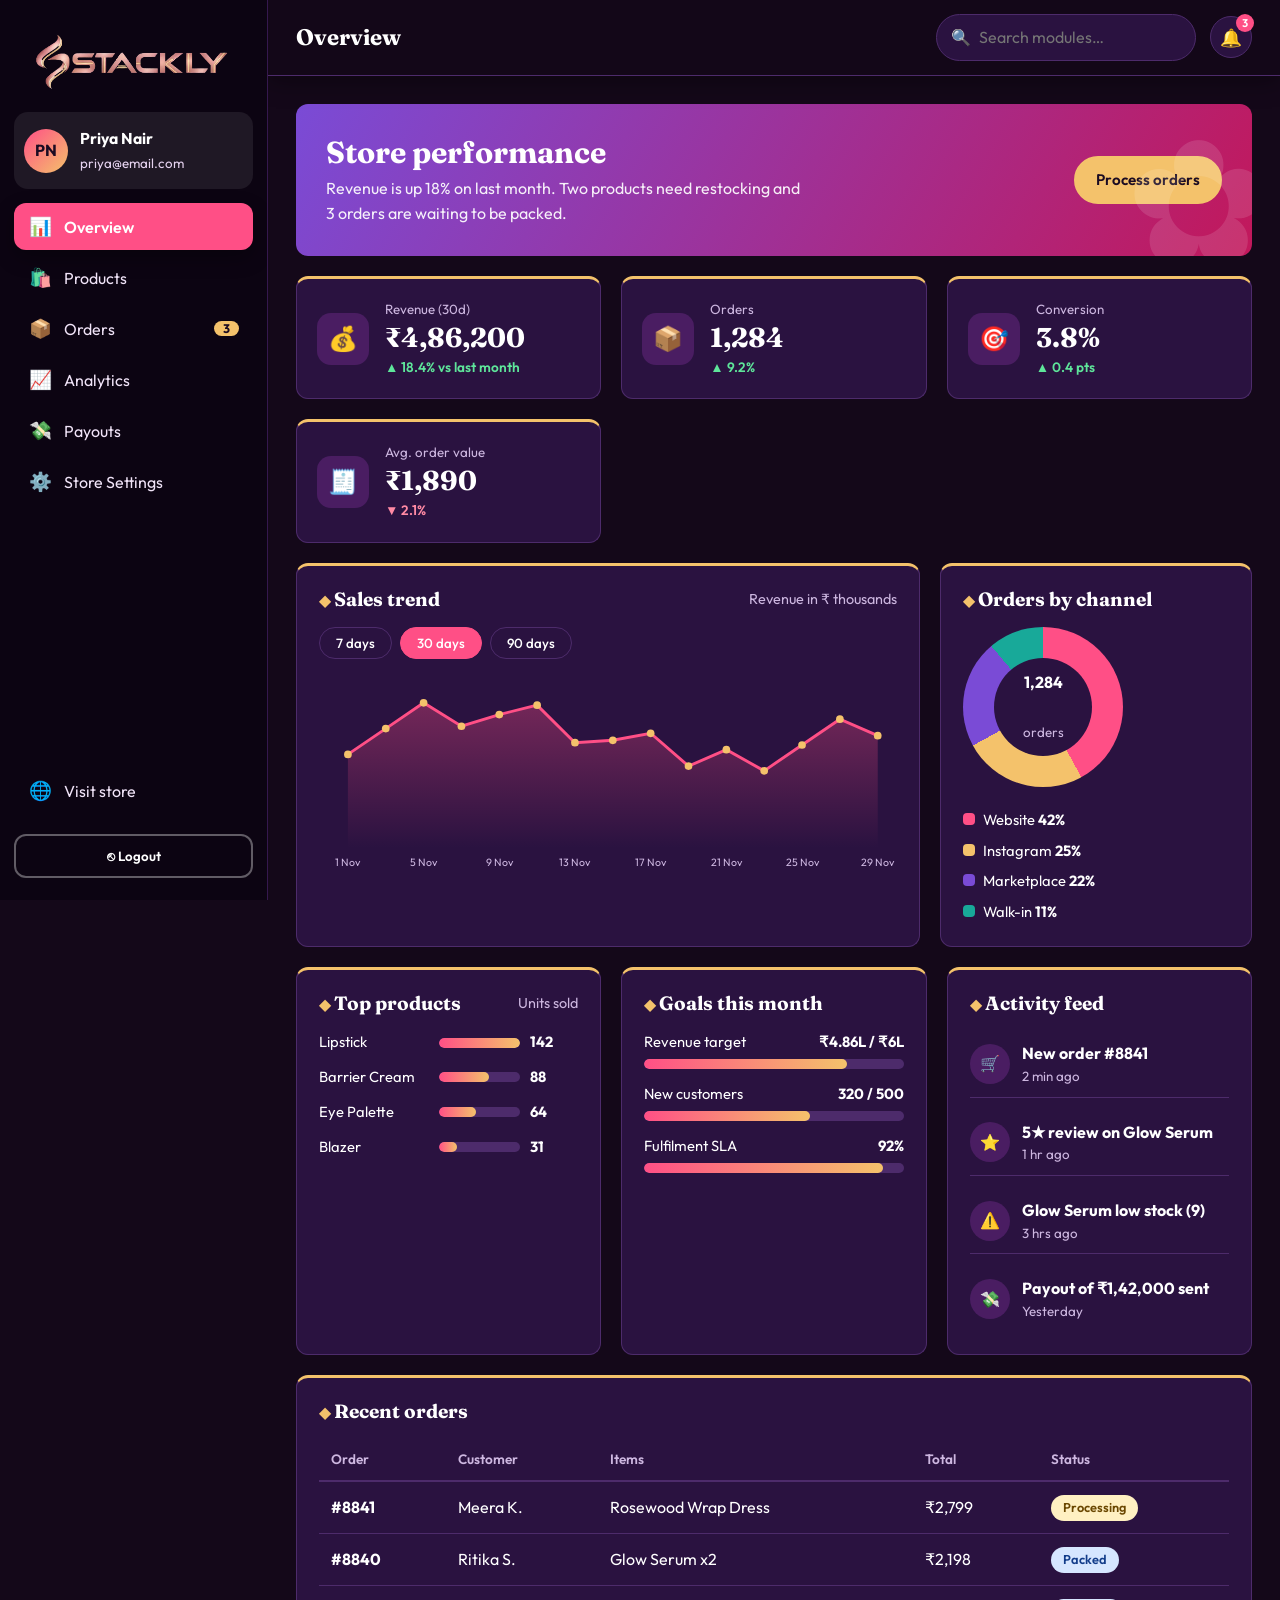
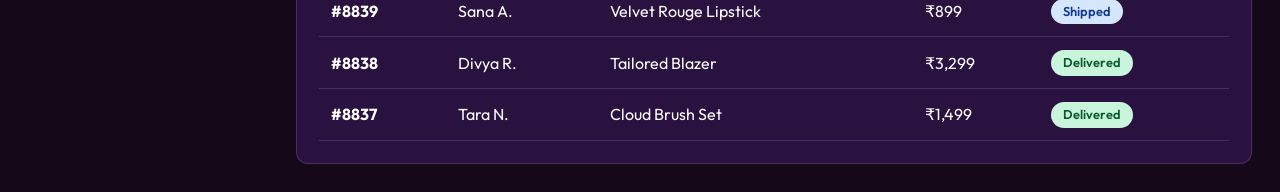
<file: partner-dashboard.html>
<!doctype html>
<html lang="en">
<head>
  <meta charset="UTF-8">
  <meta name="viewport" content="width=device-width,initial-scale=1">
  <title>Partner Dashboard | Stackly</title>

  <link rel="preconnect" href="https://fonts.googleapis.com">
  <link href="https://fonts.googleapis.com/css2?family=Fraunces:ital,wght@0,600;0,800&family=Outfit:wght@300;400;500;600&display=swap" rel="stylesheet">

  <link rel="stylesheet" href="css/dash-core.css">
  <link rel="stylesheet" href="css/partner-dashboard.css">
</head>

<body class="dash part">
<div class="app">

  <!-- SIDEBAR -->
  <aside id="side" class="side">
    <a class="logo" href="index.html">
      <img src="images/logo.webp" alt="Stackly Logo">
    </a>

    <div class="who">
      <div class="av avatar" id="userInitials">PN</div>
      <div>
        <b id="userName" class="profileName">Priya Nair</b>
        <small class="profileEmail">priya@email.com</small>
      </div>
    </div>

    <nav class="menu" aria-label="Dashboard">
      <button class="mb" data-m="overview"><span class="ic">📊</span>Overview</button>
      <button class="mb" data-m="products"><span class="ic">🛍️</span>Products</button>
      <button class="mb" data-m="orders"><span class="ic">📦</span>Orders<span class="cnt">3</span></button>
      <button class="mb" data-m="analytics"><span class="ic">📈</span>Analytics</button>
      <button class="mb" data-m="payouts"><span class="ic">💸</span>Payouts</button>
      <button class="mb" data-m="settings"><span class="ic">⚙️</span>Store Settings</button>
    </nav>

    <a class="mb" href="index.html"><span class="ic">🌐</span>Visit store</a>
    <button class="logout" id="lo">⎋ Logout</button>
  </aside>

  <!-- MAIN -->
  <div class="main">

    <header id="top" class="topbar">
      <button class="burger" aria-label="Toggle menu">☰</button>
      <h2 id="ttl">Overview</h2>

      <label class="search">
        🔍
        <input id="sq" placeholder="Search modules…" aria-label="Search modules">
      </label>

      <button class="ibtn" id="bell" aria-label="Notifications">
        🔔<i>3</i>
      </button>

      <button class="tb-out" id="lo2">Logout</button>

      <div class="drop" id="drop">
        <p>🛒 3 new orders waiting</p>
        <p>⚠️ Glow Serum has 9 units left</p>
        <p>💸 Payout scheduled for Friday</p>
      </div>
    </header>

    <main id="view">

      <!-- ================= OVERVIEW ================= -->
      <section class="mod dashboard-section" id="overview">

        <div class="hero">
          <div>
            <h3>Store performance</h3>
            <p>Revenue is up 18% on last month. Two products need restocking and 3 orders are waiting to be packed.</p>
          </div>
          <a class="btn g" href="#orders">Process orders</a>
        </div>

        <div class="grid k4">
          <div class="kpi"><span class="ki">💰</span><div><small>Revenue (30d)</small><b>₹4,86,200</b><em class="up">▲ 18.4% vs last month</em></div></div>
          <div class="kpi"><span class="ki">📦</span><div><small>Orders</small><b>1,284</b><em class="up">▲ 9.2%</em></div></div>
          <div class="kpi"><span class="ki">🎯</span><div><small>Conversion</small><b>3.8%</b><em class="up">▲ 0.4 pts</em></div></div>
          <div class="kpi"><span class="ki">🧾</span><div><small>Avg. order value</small><b>₹1,890</b><em class="dn">▼ 2.1%</em></div></div>
        </div>

        <div class="grid gm">
          <section class="panel">
            <header><h3>Sales trend</h3><span>Revenue in ₹ thousands</span></header>
            <div class="chips" id="rg" style="margin-bottom:10px">
              <button class="chip" data-r="7 days">7 days</button>
              <button class="chip on" data-r="30 days">30 days</button>
              <button class="chip" data-r="90 days">90 days</button>
            </div>
            <div id="lch"></div>
          </section>

          <section class="panel">
            <header><h3>Orders by channel</h3></header>
            <div class="dn-w">
              <div class="donut" style="background:conic-gradient(#ff4f86 0% 42.06%,#f4c26b 42.06% 67%,#7a4bd6 67% 88.79%,#18a999 88.79% 100%)">
                <div>1,284<small>orders</small></div>
              </div>
              <div class="leg">
                <span><i style="background:#ff4f86"></i>Website <b>42%</b></span>
                <span><i style="background:#f4c26b"></i>Instagram <b>25%</b></span>
                <span><i style="background:#7a4bd6"></i>Marketplace <b>22%</b></span>
                <span><i style="background:#18a999"></i>Walk-in <b>11%</b></span>
              </div>
            </div>
          </section>
        </div>

        <div class="grid g3">
          <section class="panel">
            <header><h3>Top products</h3><span>Units sold</span></header>
            <div class="hb">
              <div><span>Lipstick</span><u><i style="width:100%"></i></u><b>142</b></div>
              <div><span>Barrier Cream</span><u><i style="width:62%"></i></u><b>88</b></div>
              <div><span>Eye Palette</span><u><i style="width:45%"></i></u><b>64</b></div>
              <div><span>Blazer</span><u><i style="width:22%"></i></u><b>31</b></div>
            </div>
          </section>

          <section class="panel">
            <header><h3>Goals this month</h3></header>
            <div class="prog"><p><span>Revenue target</span><b>₹4.86L / ₹6L</b></p><u><i style="width:78%"></i></u></div>
            <div class="prog"><p><span>New customers</span><b>320 / 500</b></p><u><i style="width:64%"></i></u></div>
            <div class="prog"><p><span>Fulfilment SLA</span><b>92%</b></p><u><i style="width:92%"></i></u></div>
          </section>

          <section class="panel">
            <header><h3>Activity feed</h3></header>
            <div class="list">
              <div class="li"><span class="dot">🛒</span><div class="t"><b>New order #8841</b><small>2 min ago</small></div></div>
              <div class="li"><span class="dot">⭐</span><div class="t"><b>5★ review on Glow Serum</b><small>1 hr ago</small></div></div>
              <div class="li"><span class="dot">⚠️</span><div class="t"><b>Glow Serum low stock (9)</b><small>3 hrs ago</small></div></div>
              <div class="li"><span class="dot">💸</span><div class="t"><b>Payout of ₹1,42,000 sent</b><small>Yesterday</small></div></div>
            </div>
          </section>
        </div>

        <section class="panel">
          <header><h3>Recent orders</h3></header>
          <div id="recentOrders"></div>
        </section>
      </section>

      <!-- ================= PRODUCTS ================= -->
      <section class="mod dashboard-section" id="products" hidden>

        <div class="grid k4">
          <div class="kpi"><span class="ki">🏷️</span><div><small>Listed products</small><b id="listedCount">8</b><em class="up">▲ 2 added this week</em></div></div>
          <div class="kpi"><span class="ki">⚠️</span><div><small>Low stock</small><b id="lowStockCount">2</b><em class="dn">▼ restock soon</em></div></div>
          <div class="kpi"><span class="ki">⛔</span><div><small>Out of stock</small><b id="outStockCount">1</b><em class="dn">▼ lost sales risk</em></div></div>
          <div class="kpi"><span class="ki">⭐</span><div><small>Avg. rating</small><b>4.7</b><em class="up">▲ 0.1</em></div></div>
        </div>

        <section class="panel">
          <header><h3>Product catalogue</h3><span>Toggle to publish or hide</span></header>
          <div class="tools">
            <label class="f"><input id="ps" placeholder="Search products…"></label>
            <select class="st" id="pcat">
              <option>All</option>
              <option>Cosmetics</option>
              <option>Skincare</option>
              <option>Fashion</option>
            </select>
            <button class="btn" id="add">+ Add product</button>
          </div>
          <div id="pt"></div>
        </section>

        <div class="grid g2">
          <section class="panel">
            <header><h3>Sales by category</h3></header>
            <div class="dn-w">
              <div class="donut" style="background:conic-gradient(#ff4f86 0% 46%,#f4c26b 46% 70%,#7a4bd6 70% 100%)">
                <div>3<small>lines</small></div>
              </div>
              <div class="leg">
                <span><i style="background:#ff4f86"></i>Cosmetics <b>46%</b></span>
                <span><i style="background:#f4c26b"></i>Skincare <b>24%</b></span>
                <span><i style="background:#7a4bd6"></i>Fashion <b>30%</b></span>
              </div>
            </div>
          </section>

          <section class="panel">
            <header><h3>Pricing and listing tips</h3></header>
            <div class="list">
              <div class="li"><span class="dot">📸</span><div class="t"><b>Add 4+ photos</b><small>Listings with 4 images sell 32% more</small></div></div>
              <div class="li"><span class="dot">🏷️</span><div class="t"><b>Bundle serum and cream</b><small>Raises basket value by about ₹600</small></div></div>
              <div class="li"><span class="dot">🔎</span><div class="t"><b>Use shade names in titles</b><small>Improves search visibility</small></div></div>
            </div>
          </section>
        </div>

        <section class="panel">
          <header><h3>Reviews to answer</h3></header>
          <div class="tw">
            <table>
              <thead><tr><th>Product</th><th>Customer</th><th>Rating</th><th>Comment</th></tr></thead>
              <tbody>
                <tr><td>Glow Serum</td><td>Ritika S.</td><td>★★★★★</td><td>Cleared my skin in four weeks!</td></tr>
                <tr><td>Hoodie</td><td>Tara N.</td><td>★★★☆☆</td><td>Lovely fabric but runs large.</td></tr>
                <tr><td>Lipstick</td><td>Sana A.</td><td>★★★★★</td><td>Perfect red, long lasting.</td></tr>
              </tbody>
            </table>
          </div>
        </section>
      </section>

      <!-- ================= ORDERS ================= -->
      <section class="mod dashboard-section" id="orders" hidden>

        <div class="grid k4">
          <div class="kpi"><span class="ki">⏳</span><div><small>Pending</small><b>1</b><em class="dn">▼ needs action</em></div></div>
          <div class="kpi"><span class="ki">📮</span><div><small>To ship</small><b>2</b><em class="dn">▼ due today</em></div></div>
          <div class="kpi"><span class="ki">✅</span><div><small>Delivered (30d)</small><b>1,096</b><em class="up">▲ 96% on time</em></div></div>
          <div class="kpi"><span class="ki">↩️</span><div><small>Return rate</small><b>2.4%</b><em class="up">▲ 0.3 pts</em></div></div>
        </div>

        <section class="panel">
          <header><h3>Order pipeline</h3><span>Counts update when you change a status</span></header>
          <div class="kan" id="kn"></div>
        </section>

        <section class="panel">
          <header><h3>All orders</h3><span>Update status from the dropdown</span></header>
          <div id="ot"></div>
        </section>

        <div class="grid g2">
          <section class="panel">
            <header><h3>Shipping partners</h3><span>On-time delivery</span></header>
            <div class="hb">
              <div><span>BlueDart</span><u><i style="width:100%"></i></u><b>92%</b></div>
              <div><span>Delhivery</span><u><i style="width:96%"></i></u><b>88%</b></div>
              <div><span>India Post</span><u><i style="width:77%"></i></u><b>71%</b></div>
            </div>
          </section>

          <section class="panel">
            <header><h3>Returns queue</h3></header>
            <div class="list">
              <div class="li"><span class="dot">↩️</span><div class="t"><b>#8836 Eye Palette Dusk</b><small>Reason: shade mismatch</small></div><button class="btn sm" data-ap>Approve</button></div>
              <div class="li"><span class="dot">↩️</span><div class="t"><b>#8812 Garden Midi</b><small>Reason: wrong size</small></div><button class="btn sm" data-ap>Approve</button></div>
            </div>
          </section>
        </div>
      </section>

      <!-- ================= ANALYTICS ================= -->
      <section class="mod dashboard-section" id="analytics" hidden>

        <div class="grid k4">
          <div class="kpi"><span class="ki">👥</span><div><small>Visitors (30d)</small><b>84,210</b><em class="up">▲ 12%</em></div></div>
          <div class="kpi"><span class="ki">🛒</span><div><small>Add-to-bag rate</small><b>9.6%</b><em class="up">▲ 1.1 pts</em></div></div>
          <div class="kpi"><span class="ki">🔁</span><div><small>Repeat customers</small><b>41%</b><em class="up">▲ 4 pts</em></div></div>
          <div class="kpi"><span class="ki">↩️</span><div><small>Bounce rate</small><b>38%</b><em class="dn">▼ 2 pts</em></div></div>
        </div>

        <div class="grid g2">
          <section class="panel">
            <header><h3>Traffic sources</h3></header>
            <div class="hb">
              <div><span>Instagram</span><u><i style="width:100%"></i></u><b>41%</b></div>
              <div><span>Google search</span><u><i style="width:63%"></i></u><b>26%</b></div>
              <div><span>Direct</span><u><i style="width:39%"></i></u><b>16%</b></div>
              <div><span>Email</span><u><i style="width:27%"></i></u><b>11%</b></div>
              <div><span>Referral</span><u><i style="width:15%"></i></u><b>6%</b></div>
            </div>
          </section>

          <section class="panel">
            <header><h3>Conversion funnel</h3></header>
            <div class="hb">
              <div><span>Visits</span><u><i style="width:100%"></i></u><b>84.2k</b></div>
              <div><span>Product views</span><u><i style="width:55%"></i></u><b>46.3k</b></div>
              <div><span>Added to bag</span><u><i style="width:10%"></i></u><b>8.1k</b></div>
              <div><span>Checkout</span><u><i style="width:5%"></i></u><b>4.2k</b></div>
              <div><span>Purchased</span><u><i style="width:4%"></i></u><b>3.2k</b></div>
            </div>
          </section>
        </div>

        <div class="grid g2">
          <section class="panel">
            <header><h3>Customers by age</h3></header>
            <div id="ageChart" class="bars"></div>
          </section>

          <section class="panel">
            <header><h3>Best selling hours</h3><span>Darker means more orders</span></header>
            <div class="heat" id="hm"></div>
          </section>
        </div>

        <div class="grid g2">
          <section class="panel">
            <header><h3>Top cities</h3></header>
            <div class="tw">
              <table>
                <thead><tr><th>City</th><th>Orders</th><th>Revenue</th></tr></thead>
                <tbody>
                  <tr><td>Chennai</td><td>312</td><td>₹1,24,000</td></tr>
                  <tr><td>Bengaluru</td><td>284</td><td>₹1,18,500</td></tr>
                  <tr><td>Hyderabad</td><td>201</td><td>₹79,200</td></tr>
                  <tr><td>Mumbai</td><td>176</td><td>₹71,400</td></tr>
                  <tr><td>Hosur</td><td>58</td><td>₹21,300</td></tr>
                </tbody>
              </table>
            </div>
          </section>

          <section class="panel">
            <header><h3>Rating distribution</h3><span>4.7 average · 1,231 reviews</span></header>
            <div class="hb">
              <div><span>5 stars</span><u><i style="width:100%"></i></u><b>820</b></div>
              <div><span>4 stars</span><u><i style="width:38%"></i></u><b>310</b></div>
              <div><span>3 stars</span><u><i style="width:9%"></i></u><b>70</b></div>
              <div><span>2 stars</span><u><i style="width:3%"></i></u><b>22</b></div>
              <div><span>1 star</span><u><i style="width:2%"></i></u><b>9</b></div>
            </div>
          </section>
        </div>
      </section>

      <!-- ================= PAYOUTS ================= -->
      <section class="mod dashboard-section" id="payouts" hidden>

        <div class="grid k4">
          <div class="kpi"><span class="ki">🏦</span><div><small>Available balance</small><span class="bal">₹86,450</span></div></div>
          <div class="kpi"><span class="ki">⏳</span><div><small>Pending clearance</small><b>₹32,200</b><em class="up">3 days</em></div></div>
          <div class="kpi"><span class="ki">✅</span><div><small>Paid out (YTD)</small><b>₹16,24,000</b><em class="up">▲ 22%</em></div></div>
          <div class="kpi"><span class="ki">🏅</span><div><small>Commission rate</small><b>12%</b><em class="up">Gold partner</em></div></div>
        </div>

        <div class="grid gm">
          <section class="panel">
            <header><h3>Payout schedule</h3><span>Weekly every Friday</span></header>
            <div class="tw">
              <table>
                <thead><tr><th>Date</th><th>Reference</th><th>Amount</th><th>Status</th></tr></thead>
                <tbody>
                  <tr><td>13 Nov</td><td>PO-2291</td><td>₹86,450</td><td><span class="bdg b-scheduled">Scheduled</span></td></tr>
                  <tr><td>06 Nov</td><td>PO-2270</td><td>₹1,42,000</td><td><span class="bdg b-paid">Paid</span></td></tr>
                  <tr><td>30 Oct</td><td>PO-2244</td><td>₹1,18,300</td><td><span class="bdg b-paid">Paid</span></td></tr>
                  <tr><td>23 Oct</td><td>PO-2210</td><td>₹1,31,800</td><td><span class="bdg b-paid">Paid</span></td></tr>
                </tbody>
              </table>
            </div>
          </section>

          <section class="panel">
            <header><h3>Request instant payout</h3></header>
            <p style="margin-bottom:12px;color:var(--muted)">Get your balance within 30 minutes for a 1.5% fee.</p>
            <button class="btn g" id="rq">Request payout</button>
          </section>
        </div>

        <div class="grid g2">
          <section class="panel">
            <header><h3>Where your sales go</h3></header>
            <div class="dn-w">
              <div class="donut" style="background:conic-gradient(#ff4f86 0% 75.86%,#f4c26b 75.86% 86.21%,#7a4bd6 86.21% 93.97%,#18a999 93.97% 100%)">
                <div>₹100<small>sale</small></div>
              </div>
              <div class="leg">
                <span><i style="background:#ff4f86"></i>Your earnings <b>76%</b></span>
                <span><i style="background:#f4c26b"></i>Commission <b>10%</b></span>
                <span><i style="background:#7a4bd6"></i>Taxes <b>8%</b></span>
                <span><i style="background:#18a999"></i>Shipping <b>6%</b></span>
              </div>
            </div>
          </section>

          <section class="panel">
            <header><h3>Invoices</h3></header>
            <div class="list">
              <div class="li"><span class="dot">📄</span><div class="t"><b>October 2026 statement</b><small>PDF · 218 KB</small></div><button class="btn sm o" data-dl="October 2026">Download</button></div>
              <div class="li"><span class="dot">📄</span><div class="t"><b>September 2026 statement</b><small>PDF · 218 KB</small></div><button class="btn sm o" data-dl="September 2026">Download</button></div>
              <div class="li"><span class="dot">📄</span><div class="t"><b>August 2026 statement</b><small>PDF · 218 KB</small></div><button class="btn sm o" data-dl="August 2026">Download</button></div>
            </div>
          </section>
        </div>

        <section class="panel">
          <header><h3>Bank account</h3></header>
          <div class="form">
            <label class="f">Account holder<input id="bankHolder" value="Rosé Atelier Partner LLP"></label>
            <label class="f">Account number<input id="bankNumber" value="XXXXXX4821"></label>
            <label class="f">IFSC<input id="bankIfsc" value="HDFC0001234"></label>
            <div style="align-self:end"><button class="btn" id="sb">Update bank details</button></div>
          </div>
        </section>
      </section>

      <!-- ================= SETTINGS ================= -->
      <section class="mod dashboard-section" id="settings" hidden>

        <div class="grid gm">
          <section class="panel">
            <header><h3>Store profile</h3></header>
            <form class="form" id="sf">
              <label class="f">Store name<input value="Rosé Atelier Boutique"></label>
              <label class="f">Support email<input type="email" value="partner@roseatelier.com"></label>
              <label class="f">City<input value="Hosur"></label>
              <label class="f">GST number<input value="33ABCDE1234F1Z5"></label>
              <label class="f" style="grid-column:1/-1">About store<textarea rows="3">Curated vegan beauty and slow fashion from Tamil Nadu.</textarea></label>
              <div><button class="btn">Save store</button></div>
            </form>
          </section>

          <section class="panel">
            <header><h3>Store health</h3></header>
            <div class="prog"><p><span>Profile complete</span><b>94%</b></p><u><i style="width:94%"></i></u></div>
            <div class="prog"><p><span>Policy compliance</span><b>88%</b></p><u><i style="width:88%"></i></u></div>
            <div class="prog"><p><span>Customer satisfaction</span><b>97%</b></p><u><i style="width:97%"></i></u></div>
          </section>
        </div>

        <div class="grid g2">
          <section class="panel">
            <header><h3>Team members</h3></header>
            <div class="tw">
              <table>
                <thead><tr><th>Name</th><th>Role</th><th>Status</th></tr></thead>
                <tbody>
                  <tr><td>Priya N.</td><td>Owner</td><td><span class="bdg b-active">Active</span></td></tr>
                  <tr><td>Karthik M.</td><td>Inventory</td><td><span class="bdg b-active">Active</span></td></tr>
                  <tr><td>Divya S.</td><td>Support</td><td><span class="bdg b-pending">Pending</span></td></tr>
                </tbody>
              </table>
            </div>
            <br>
            <button class="btn sm" id="inv">Invite member</button>
          </section>

          <section class="panel">
            <header><h3>Notifications</h3></header>
            <div class="sw"><div><b>New order alerts</b><small>Instant email and push</small></div><label class="tg"><input type="checkbox" id="a" checked><i></i></label></div>
            <div class="sw"><div><b>Low stock warnings</b><small>Below 15 units</small></div><label class="tg"><input type="checkbox" id="b" checked><i></i></label></div>
            <div class="sw"><div><b>Weekly report</b><small>Every Monday</small></div><label class="tg"><input type="checkbox" id="c"><i></i></label></div>
            <div class="sw"><div><b>Review alerts</b><small>New ratings</small></div><label class="tg"><input type="checkbox" id="d" checked><i></i></label></div>
          </section>
        </div>

        <div class="grid g2">
          <section class="panel">
            <header><h3>Shipping rules</h3></header>
            <div class="form" style="grid-template-columns:1fr 1fr">
              <label class="f">Free shipping above (₹)<input type="number" value="999"></label>
              <label class="f">Handling time (days)<input type="number" value="2"></label>
            </div>
            <br>
            <button class="btn sm" id="ss">Save rules</button>
          </section>

          <section class="panel">
            <header><h3>Integrations</h3></header>
            <div class="sw"><div><b>Instagram Shop</b><small>Sync catalogue</small></div><label class="tg"><input type="checkbox" id="i1" checked><i></i></label></div>
            <div class="sw"><div><b>Google Analytics</b><small>Traffic tracking</small></div><label class="tg"><input type="checkbox" id="i2" checked><i></i></label></div>
            <div class="sw"><div><b>WhatsApp Business</b><small>Order updates</small></div><label class="tg"><input type="checkbox" id="i3"><i></i></label></div>
          </section>
        </div>
      </section>

    </main>
  </div>
</div>

<div id="ov" class="shell-ov"></div>
<div id="modal" class="modal"></div>
<div id="toast" class="toast" role="status"></div>

<script src="js/dash-core.js"></script>
<script src="js/partner-dashboard.js"></script>
</body>
</html>
</file>
<file: css/base.css>
* {
  box-sizing: border-box;
  margin: 0;
  padding: 0;
}
html {
  scroll-behavior: smooth;
}
:root {
  --plum: #1b0b22;
  --stack: #ff4f86;
  --gold: #f4c26b;
  --ink: #2a1030;
  --card-bg: #fff;
  --card-fg: #222;
  --card-bd: 3px solid #ff4f86;
  --card-ac: #b3123f;
}

.logo img {
  display: block;
  width: 180px;
  height: 55px;
  object-fit: contain;
}

body {
  font-family: "Outfit", sans-serif;
  background: var(--plum);
  color: #fff;
  line-height: 1.65;
  overflow-x: hidden;
}
img {
  max-width: 100%;
  display: block;
}
a {
  text-decoration: none;
  color: inherit;
}
h1,
h2,
h3,
h4 {
  font-family: "Fraunces", serif;
  line-height: 1.15;
}
.wrap {
  max-width: 1180px;
  margin: auto;
  padding: 0 20px;
}
.top {
  position: fixed;
  inset: 0 0 auto 0;
  z-index: 100;
  display: flex;
  align-items: center;
  justify-content: space-between;
  padding: 14px 5vw;
  background: rgba(27, 11, 34, 0.92);
  backdrop-filter: blur(10px);
  transition: 0.3s;
}
.top.sc {
  padding: 8px 5vw;
  box-shadow: 0 6px 30px rgba(0, 0, 0, 0.5);
}
.logo {
  font-family: "Fraunces", serif;
  font-weight: 800;
  font-size: 1.5rem;
  color: #fff;
}
.logo span {
  color: var(--stack);
  font-size: 1.9rem;
}
.nav {
  display: flex;
  align-items: center;
  gap: 26px;
}
.nav a {
  font-weight: 500;
  position: relative;
  color: #fff;
}
.nav a:not(.btn)::after {
  content: "";
  position: absolute;
  left: 0;
  bottom: -4px;
  height: 2px;
  width: 0;
  background: var(--gold);
  transition: 0.3s;
}
.nav a:not(.btn):hover::after,
.nav a.on::after {
  width: 100%;
}
.btn {
  display: inline-block;
  padding: 12px 28px;
  border-radius: 50px;
  background: var(--stack);
  color: #fff;
  font-weight: 600;
  border: 2px solid var(--stack);
  cursor: pointer;
  position: relative;
  overflow: hidden;
  font-family: inherit;
  font-size: 1rem;
  transition: 0.3s;
}
.btn::before {
  content: "";
  position: absolute;
  top: 0;
  left: -80%;
  width: 50%;
  height: 100%;
  background: rgba(255, 255, 255, 0.4);
  transform: skewX(-25deg);
  transition: 0.6s;
}
.btn:hover::before {
  left: 130%;
}
.btn:hover {
  transform: translateY(-3px);
  box-shadow: 0 10px 25px rgba(255, 79, 134, 0.5);
}
.btn.ghost {
  background: transparent;
  border-color: #fff;
  margin-left: 12px;
}
.btn.gold {
  background: var(--gold);
  border-color: var(--gold);
  color: #2a1030;
}
.btn.full {
  width: 100%;
}
.burger {
  display: none;
  background: none;
  border: 0;
  width: 34px;
  height: 26px;
  position: relative;
  cursor: pointer;
  z-index: 70;
}
.burger i {
  position: absolute;
  left: 0;
  width: 100%;
  height: 3px;
  background: #fff;
  border-radius: 3px;
  transition: 0.3s;
}
.burger i:nth-child(1) {
  top: 0;
}
.burger i:nth-child(2) {
  top: 11px;
}
.burger i:nth-child(3) {
  top: 22px;
}
.burger.x i:nth-child(1) {
  top: 11px;
  transform: rotate(45deg);
}
.burger.x i:nth-child(2) {
  opacity: 0;
}
.burger.x i:nth-child(3) {
  top: 11px;
  transform: rotate(-45deg);
}
.scrim {
  position: fixed;
  inset: 0;
  background: rgba(0, 0, 0, 0.55);
  opacity: 0;
  pointer-events: none;
  transition: 0.4s;
  z-index: 55;
}
.scrim.on {
  opacity: 1;
  pointer-events: auto;
}
@media (max-width: 900px) {
  .burger {
    display: block;
  }
  .nav {
    position: fixed;
    top: 0;
    right: 0;
    height: 100vh;
    width: 50vw;
    min-width: 220px;
    flex-direction: column;
    justify-content: center;
    gap: 28px;
    background: linear-gradient(170deg, #3a1450, #1b0b22);
    transform: translateX(100%);
    transition: transform 0.5s cubic-bezier(0.7, 0, 0.2, 1);
    z-index: 60;
    box-shadow: -10px 0 40px rgba(0, 0, 0, 0.6);
  }
  .nav.open {
    transform: none;
  }
  .nav a {
    font-size: 1.15rem;
    opacity: 0;
    transform: translateX(30px);
    transition: 0.4s;
  }
  .nav.open a {
    opacity: 1;
    transform: none;
  }
  .nav.open a:nth-child(2) {
    transition-delay: 0.1s;
  }
  .nav.open a:nth-child(3) {
    transition-delay: 0.15s;
  }
  .nav.open a:nth-child(4) {
    transition-delay: 0.2s;
  }
  .nav.open a:nth-child(5) {
    transition-delay: 0.25s;
  }
  .nav.open a:nth-child(6) {
    transition-delay: 0.3s;
  }
}
.hero {
  position: relative;
  min-height: 100vh;
  display: flex;
  align-items: center;
  overflow: hidden;
  padding: 120px 0 80px;
}
.hbg {
  position: absolute;
  inset: 0;
}
.hbg img {
  width: 100%;
  height: 100%;
  object-fit: cover;
  animation: kb 20s ease-in-out infinite alternate;
}
.hbg::after {
  content: "";
  position: absolute;
  inset: 0;
  background: linear-gradient(
    100deg,
    rgba(27, 11, 34, 0.92),
    rgba(27, 11, 34, 0.35)
  );
}
@keyframes kb {
  to {
    transform: scale(1.15) translate(-2%, -2%);
  }
}
#petals {
  position: absolute;
  inset: 0;
  width: 100%;
  height: 100%;
  z-index: 1;
  pointer-events: none;
}
.hin {
  position: relative;
  z-index: 2;
}
.hin h1 {
  font-size: clamp(2.4rem, 7vw, 5.2rem);
  max-width: 800px;
  margin: 16px 0;
}
.hin p {
  max-width: 520px;
  font-size: 1.2rem;
  margin-bottom: 28px;
}
.hbtn {
  display: flex;
  flex-wrap: wrap;
  gap: 12px;
}
.hbtn .ghost {
  margin: 0;
}
.pill {
  display: inline-block;
  padding: 6px 18px;
  border-radius: 30px;
  background: var(--gold);
  color: #2a1030;
  font-weight: 600;
}
.shim {
  background: linear-gradient(90deg, #fff, #ffb3cc, var(--gold), #fff);
  background-size: 300% 100%;
  -webkit-background-clip: text;
  background-clip: text;
  color: transparent;
  animation: sh 6s linear infinite;
}
@keyframes sh {
  to {
    background-position: -300% 0;
  }
}
.spin {
  position: absolute;
  right: 6vw;
  bottom: 8vh;
  width: 130px;
  height: 130px;
  z-index: 2;
}
.spin svg {
  width: 100%;
  animation: rot 14s linear infinite;
}
.spin text {
  fill: var(--gold);
  font-size: 11px;
  font-weight: 600;
}
.spin b {
  position: absolute;
  inset: 0;
  display: grid;
  place-items: center;
  font-size: 2rem;
  color: var(--stack);
  animation: beat 1.4s infinite;
}
@keyframes rot {
  to {
    transform: rotate(360deg);
  }
}
@keyframes beat {
  50% {
    transform: scale(1.3);
  }
}
.sec {
  padding: 90px 0;
  position: relative;
}
.shead {
  text-align: center;
  margin-bottom: 46px;
}
.shead h2 {
  font-size: clamp(1.9rem, 4vw, 3rem);
}
.shead p {
  opacity: 0.85;
  margin-top: 8px;
}
.s-cream {
  background: #fff7f2;
  color: #2a1030;
}
.s-blush {
  background: #ffd6e3;
  color: #3b0f2a;
}
.s-violet {
  background: #3a1450;
  color: #fff;
}
.s-lav {
  background: #e9defa;
  color: #26104a;
}
.s-gold {
  background: #fbe3b0;
  color: #3a2500;
}
.s-stack {
  background: linear-gradient(135deg, #ff4f86, #b3123f);
  color: #fff;
}
.reveal {
  opacity: 0;
  transform: translateY(40px) scale(0.97);
  transition:
    opacity 0.8s,
    transform 0.8s cubic-bezier(0.2, 0.8, 0.2, 1);
}
.reveal.in {
  opacity: 1;
  transform: none;
}
.grid {
  display: grid;
  grid-template-columns: repeat(auto-fit, minmax(250px, 1fr));
  gap: 26px;
}
.g4 {
  grid-template-columns: repeat(auto-fit, minmax(220px, 1fr));
}
.card {
  background: var(--card-bg);
  color: var(--card-fg);
  border: var(--card-bd);
  overflow: hidden;
  display: flex;
  flex-direction: column;
  transition:
    transform 0.4s,
    box-shadow 0.4s;
}
.card h3 {
  font-size: 1.3rem;
  margin-bottom: 6px;
  color: var(--card-fg);
}
.card p {
  color: var(--card-fg);
}
.ci {
  height: 220px;
  overflow: hidden;
  background: #ddd;
}
.ci img {
  width: 100%;
  height: 100%;
  object-fit: cover;
  transition: 0.7s;
}
.card:hover .ci img {
  transform: scale(1.12) rotate(1.5deg);
}
.cb {
  padding: 20px;
}
.tag {
  display: inline-block;
  background: var(--card-ac);
  color: #fff;
  padding: 3px 14px;
  border-radius: 20px;
  font-size: 0.85rem;
  font-weight: 600;
  margin-bottom: 10px;
}
.emo {
  font-size: 2.6rem;
  padding: 22px 20px 0;
  display: inline-block;
  animation: fl 3s ease-in-out infinite;
}
@keyframes fl {
  50% {
    transform: translateY(-8px) rotate(6deg);
  }
}
.split {
  display: grid;
  grid-template-columns: 1fr 1fr;
  gap: 50px;
  align-items: center;
  margin-top: 30px;
}
.split.rev .sp-img {
  order: 2;
}
.sp-img {
  position: relative;
  border-radius: 200px 200px 24px 24px;
  overflow: hidden;
  aspect-ratio: 4/5;
  background: #ccc;
}
.sp-img img {
  width: 100%;
  height: 100%;
  object-fit: cover;
}
.blob {
  position: absolute;
  width: 140px;
  height: 140px;
  border-radius: 50%;
  background: var(--gold);
  opacity: 0.35;
  right: -30px;
  bottom: -30px;
  animation: fl 5s infinite;
}
.sp-tx h3 {
  font-size: 2rem;
  margin-bottom: 14px;
}
.tick {
  list-style: none;
  margin-top: 16px;
}
.tick li {
  padding: 6px 0 6px 34px;
  position: relative;
}
.tick li::before {
  content: "✿";
  position: absolute;
  left: 0;
  color: var(--stack);
  font-size: 1.2rem;
  animation: rot 6s linear infinite;
}
.stats {
  display: grid;
  grid-template-columns: repeat(auto-fit, minmax(200px, 1fr));
  gap: 20px;
  text-align: center;
}
.stat b {
  display: block;
  font-family: "Fraunces", serif;
  font-size: 3.4rem;
  color: #b3123f;
}
.stat span {
  font-weight: 500;
}
.marq {
  overflow: hidden;
  background: var(--gold);
  color: #2a1030;
  padding: 14px 0;
  margin: 0 -20px 40px;
  transform: rotate(-1.5deg);
}
.mt {
  display: flex;
  gap: 30px;
  white-space: nowrap;
  width: max-content;
  animation: mq 22s linear infinite;
  font-weight: 600;
  font-size: 1.3rem;
}
.mt em {
  color: #b3123f;
  font-style: normal;
}
@keyframes mq {
  to {
    transform: translateX(-50%);
  }
}
.gal {
  columns: 3 220px;
  gap: 16px;
}
.gal figure {
  margin-bottom: 16px;
  border-radius: 16px;
  overflow: hidden;
  break-inside: avoid;
  background: #ccc;
}
.gal img {
  width: 100%;
  transition: 0.6s;
}
.gal figure:hover img {
  transform: scale(1.1) rotate(-2deg);
  filter: saturate(1.4);
}
.ctabox {
  text-align: center;
  max-width: 720px;
  margin: auto;
}
.ctabox h3 {
  font-size: 2.2rem;
  margin-bottom: 10px;
}
.ctabox p {
  margin-bottom: 22px;
}
.faq {
  max-width: 760px;
  margin: auto;
}
.faq details {
  background: #fff;
  color: #2a1030;
  border-radius: 14px;
  margin-bottom: 12px;
  overflow: hidden;
  border-left: 6px solid var(--stack);
}
.faq summary {
  padding: 16px 20px;
  cursor: pointer;
  font-weight: 600;
  list-style: none;
}
.faq summary::after {
  content: "+";
  float: right;
  font-size: 1.4rem;
  transition: 0.3s;
}
.faq details[open] summary::after {
  transform: rotate(45deg);
}
.faq p {
  padding: 0 20px 18px;
  animation: dn 0.4s;
}
@keyframes dn {
  from {
    opacity: 0;
    transform: translateY(-8px);
  }
}
.steps {
  max-width: 700px;
  margin: auto;
  list-style: none;
  counter-reset: s;
}
.steps li {
  display: flex;
  gap: 20px;
  align-items: center;
  background: #fff;
  color: #26104a;
  border-radius: 16px;
  padding: 18px 22px;
  margin-bottom: 16px;
}
.steps b {
  flex: none;
  width: 52px;
  height: 52px;
  display: grid;
  place-items: center;
  border-radius: 50%;
  background: var(--stack);
  color: #fff;
  font-size: 1.4rem;
}
.form {
  max-width: 760px;
  margin: auto;
  background: #fff;
  color: #2a1030;
  padding: 30px;
  border-radius: 20px;
  display: grid;
  gap: 16px;
}
.row {
  display: grid;
  grid-template-columns: 1fr 1fr;
  gap: 16px;
}
label {
  display: grid;
  gap: 6px;
  font-weight: 600;
}
input,
select,
textarea {
  padding: 12px 14px;
  border: 2px solid #d7c3e6;
  border-radius: 10px;
  font: inherit;
  color: #2a1030;
  background: #fff;
}
input:focus,
select:focus,
textarea:focus {
  outline: 3px solid #ff4f86;
  border-color: transparent;
}
.copy {
  text-align: center;
  margin-top: 40px;
  opacity: 0.7;
  font-size: 0.9rem;
}
.spark {
  position: fixed;
  pointer-events: none;
  z-index: 99;
  font-size: 14px;
  color: var(--gold);
  animation: sp 0.9s forwards;
}
@keyframes sp {
  to {
    transform: translate(var(--x), var(--y)) scale(0);
    opacity: 0;
  }
}
:focus-visible {
  outline: 3px solid var(--gold);
  outline-offset: 3px;
}
@media (max-width: 800px) {
  .split {
    grid-template-columns: 1fr;
  }
  .split.rev .sp-img {
    order: 0;
  }
  .fgrid {
    grid-template-columns: 1fr 1fr;
  }
  .row {
    grid-template-columns: 1fr;
  }
  .spin {
    display: none;
  }
  .sec {
    padding: 64px 0;
  }
}
@media (prefers-reduced-motion: reduce) {
  * {
    animation: none !important;
    transition: none !important;
  }
  .reveal {
    opacity: 1;
    transform: none;
  }
}



/* ================= stack ATELIER FOOTER ================= */

.stack-footer {
  position: relative;
  overflow: hidden;
  padding: 75px 0 22px;
  background:
    radial-gradient(circle at 85% 15%, rgba(255, 79, 134, .13), transparent 30%),
    linear-gradient(135deg, #120619, #1b0b22 55%, #2a1030);
  color: #fff;
}

.stack-footer::before {
  content: "";
  position: absolute;
  width: 320px;
  height: 320px;
  border: 1px solid rgba(244, 194, 107, .12);
  border-radius: 50%;
  top: -190px;
  right: -80px;
  pointer-events: none;
}

.stack-footer-grid {
  display: grid;
  grid-template-columns: 1.6fr 1fr 1.15fr 1.5fr;
  gap: 45px;
  padding-bottom: 55px;
}

/* BRAND */

.stack-footer-brand .logo {
  display: inline-block;
  font-size: 1.9rem;
  margin-bottom: 18px;
}

.stack-footer-brand .logo span {
  font-size: 2.4rem;
}

.stack-footer-brand p {
  max-width: 340px;
  color: rgba(255,255,255,.68);
  font-size: 1rem;
  line-height: 1.9;
  margin-bottom: 25px;
}

/* SOCIAL ICONS */

.footer-socials {
  display: flex;
  gap: 12px;
  align-items: center;
}

.footer-socials a {
  width: 42px;
  height: 42px;
  display: grid;
  place-items: center;
  border: 1px solid rgba(244,194,107,.4);
  border-radius: 50%;
  color: var(--gold);
  font-size: 1rem;
  transition: .35s;
}

.footer-socials a:hover {
  background: var(--stack);
  border-color: var(--stack);
  color: #fff;
  transform: translateY(-5px);
  box-shadow: 0 8px 20px rgba(255,79,134,.25);
}

/* FOOTER COLUMNS */

.stack-footer-col h5 {
  color: var(--gold);
  font-family: 'Fraunces', serif;
  font-size: 1.3rem;
  margin-bottom: 22px;
}

.stack-footer-col > a {
  display: block;
  width: fit-content;
  color: rgba(255,255,255,.7);
  font-size: .98rem;
  padding: 6px 0;
  transition: .3s;
}

.stack-footer-col > a:hover {
  color: var(--stack);
  transform: translateX(5px);
}

/* NEWSLETTER */

.stack-newsletter p {
  color: rgba(255,255,255,.68);
  font-size: .98rem;
  line-height: 1.8;
  margin-bottom: 20px;
}

.stack-newsletter-form {
  display: flex;
  align-items: center;
  gap: 8px;
  padding: 6px;
  background: rgba(255,255,255,.08);
  border: 1px solid rgba(244,194,107,.35);
  border-radius: 50px;
}

.stack-newsletter-form input {
  min-width: 0;
  flex: 1;
  padding: 11px 13px;
  border: 0;
  outline: 0;
  background: transparent;
  color: #fff;
  font-family: inherit;
  font-size: .9rem;
}

.stack-newsletter-form input::placeholder {
  color: rgba(255,255,255,.55);
}

.stack-newsletter-form input:focus {
  outline: none;
  border: 0;
  box-shadow: none;
}

.stack-newsletter-form button {
  flex: none;
  width: 43px;
  height: 43px;
  border: 0;
  border-radius: 50%;
  background: var(--stack);
  color: #fff;
  font-size: 1rem;
  cursor: pointer;
  transition: .3s;
}

.stack-newsletter-form button:hover {
  background: var(--gold);
  color: var(--plum);
  transform: rotate(-35deg);
}

.newsletter-note {
  display: block;
  margin-top: 12px;
  color: rgba(255,255,255,.48);
  font-size: .82rem;
}

/* BOTTOM BAR */

.stack-footer-bottom {
  display: flex;
  justify-content: space-between;
  align-items: center;
  gap: 20px;
  flex-wrap: wrap;
  padding-top: 23px;
  border-top: 1px solid rgba(255,255,255,.13);
  color: rgba(255,255,255,.55);
  font-size: .88rem;
}

.footer-bottom-links {
  display: flex;
  gap: 22px;
}

.footer-bottom-links a {
  transition: .3s;
}

.footer-bottom-links a:hover {
  color: var(--gold);
}

.footer-made i {
  color: var(--stack);
  margin: 0 3px;
}

/* TABLET */

@media (max-width: 1000px) {
  .stack-footer-grid {
    grid-template-columns: 1.4fr 1fr;
    gap: 40px;
  }

  .stack-footer-brand p {
    max-width: 420px;
  }
}

/* MOBILE */

@media (max-width: 600px) {
  .stack-footer {
    padding: 55px 0 20px;
  }

  .stack-footer-grid {
    grid-template-columns: 1fr 1fr;
    gap: 35px 22px;
    padding-bottom: 35px;
  }

  .stack-footer-brand {
    grid-column: 1 / -1;
  }

  .stack-newsletter {
    grid-column: 1 / -1;
  }

  .stack-footer-brand .logo {
    font-size: 1.7rem;
  }

  .stack-footer-col h5 {
    font-size: 1.15rem;
    margin-bottom: 14px;
  }

  .stack-footer-col > a {
    font-size: .9rem;
  }

  .stack-footer-brand p,
  .stack-newsletter p {
    font-size: .92rem;
  }

  .stack-footer-bottom {
    flex-direction: column;
    text-align: center;
    gap: 13px;
  }
}

@media (max-width: 360px) {
  .stack-footer-grid {
    column-gap: 14px;
  }
}
</file>
<file: css/index.css>
:root {
  --card-bg: #fff4ef;
  --card-fg: #2a1030;
  --card-bd: 3px dashed #e8456b;
  --card-ac: #b3123f;
}
.card {
  border-radius: 26px 6px 26px 6px;
}
.card:hover {
  transform: translateY(-10px) rotate(-1.5deg);
  box-shadow: 0 18px 30px rgba(0, 0, 0, 0.25);
}
.s-lav .card,
.s-gold .card {
  border-radius: 26px 6px 26px 6px;
}


/* =========================================
   ROSÉ ATELIER — PREMIUM HOMEPAGE SECTIONS
========================================= */

/* ===== 01. BEAUTY EDIT ===== */

.beauty-edit {
  min-height: 620px;
  position: relative;
  display: flex;
  align-items: center;
  overflow: hidden;
  color: #fff;
  background: #1b0b22;
}

.beauty-edit-bg {
  position: absolute;
  inset: 0;
  background:
    linear-gradient(90deg,
      rgba(27,11,34,.96) 0%,
      rgba(27,11,34,.78) 45%,
      rgba(27,11,34,.12) 100%),
    url("https://images.unsplash.com/photo-1522335789203-aabd1fc54bc9?auto=format&fit=crop&w=2000&q=90")
    center 40% / cover no-repeat;
  transition: transform 1s ease;
}

.beauty-edit:hover .beauty-edit-bg {
  transform: scale(1.04);
}

.beauty-edit-content {
  position: relative;
  z-index: 2;
  padding-top: 100px;
  padding-bottom: 100px;
}

.edit-label {
  display: inline-block;
  color: var(--gold);
  letter-spacing: 4px;
  font-size: .85rem;
  font-weight: 600;
}

.beauty-edit-content h2 {
  max-width: 750px;
  font-size: clamp(2.7rem, 6vw, 5.3rem);
  margin: 22px 0;
  line-height: 1.08;
}

.beauty-edit-content h2 i {
  color: #ff9fbd;
  font-weight: 600;
}

.beauty-edit-content p {
  max-width: 480px;
  font-size: 1.1rem;
  color: #f5e8f0;
  margin-bottom: 30px;
}

.edit-number {
  display: block;
  margin-top: 65px;
  font-size: .75rem;
  letter-spacing: 3px;
  color: var(--gold);
}


/* ===== 02. FASHION DUO ===== */

.fashion-duo {
  background: #fff4ef;
  color: #2a1030;
}

.luxury-tag {
  display: inline-block;
  font-size: .78rem;
  letter-spacing: 3px;
  font-weight: 600;
  color: #b3123f;
  margin-bottom: 12px;
}

.duo-grid {
  display: grid;
  grid-template-columns: 1fr 1fr;
  gap: 25px;
}

.duo-card {
  position: relative;
  min-height: 480px;
  display: flex;
  align-items: flex-end;
  overflow: hidden;
  border-radius: 26px 6px 26px 6px;
  background-size: cover;
  background-position: center;
  isolation: isolate;
  transition: transform .5s, box-shadow .5s;
}

.duo-card::before {
  content: "";
  position: absolute;
  inset: 0;
  z-index: -1;
  transition: transform .8s;
}

.duo-beauty::before {
  background:
    url("https://images.unsplash.com/photo-1596462502278-27bfdc403348?auto=format&fit=crop&w=1000&q=85")
    center / cover;
}

.duo-fashion::before {
  background:
    url("https://images.unsplash.com/photo-1539109136881-3be0616acf4b?auto=format&fit=crop&w=1000&q=85")
    center / cover;
}

.duo-card:hover {
  transform: translateY(-8px);
  box-shadow: 0 22px 40px rgba(42,16,48,.2);
}

.duo-card:hover::before {
  transform: scale(1.08);
}

.duo-overlay {
  position: absolute;
  inset: 0;
  background: linear-gradient(
    0deg,
    rgba(20,5,25,.92),
    rgba(20,5,25,.35) 55%,
    rgba(20,5,25,.02)
  );
}

.duo-content {
  position: relative;
  z-index: 2;
  padding: 38px;
  color: #fff;
}

.duo-content span {
  color: var(--gold);
  font-size: .78rem;
  letter-spacing: 3px;
  font-weight: 600;
}

.duo-content h3 {
  font-size: clamp(2rem, 4vw, 3.2rem);
  margin: 14px 0;
}

.duo-content p {
  color: #f7eaf1;
  margin-bottom: 20px;
}

.duo-content a {
  display: inline-block;
  padding-bottom: 6px;
  border-bottom: 2px solid var(--gold);
  font-weight: 600;
  transition: color .3s;
}

.duo-content a:hover {
  color: var(--gold);
}


/* ===== 03. ROSÉ LOOKBOOK ===== */

.rose-lookbook {
  background: #e9defa;
  color: #26104a;
}

.lookbook-grid {
  display: grid;
  grid-template-columns: 1.15fr .85fr 1fr;
  grid-template-rows: 260px 260px;
  gap: 18px;
}

.look-item {
  display: block;
  position: relative;
  overflow: hidden;
  border-radius: 18px 5px 18px 5px;
  isolation: isolate;
  color: #fff;
}

.look-one {
  grid-row: span 2;
}

.look-two {
  grid-column: span 2;
}

.look-three {
  grid-column: 2;
}

.look-four {
  grid-column: 3;
}

.look-item img {
  position: absolute;
  inset: 0;
  width: 100%;
  height: 100%;
  object-fit: cover;
  transition: transform .8s;
  z-index: -2;
}

.look-item::after {
  content: "";
  position: absolute;
  inset: 0;
  z-index: -1;
  background: linear-gradient(
    0deg,
    rgba(25,7,35,.85),
    rgba(25,7,35,.04) 75%
  );
}

.look-item:hover img {
  transform: scale(1.1);
}

.look-caption {
  position: absolute;
  bottom: 0;
  left: 0;
  padding: 24px;
}

.look-caption span {
  font-size: .72rem;
  letter-spacing: 2px;
  color: var(--gold);
  font-weight: 600;
}

.look-caption h3 {
  font-size: 1.65rem;
  margin-top: 8px;
}

.lookbook-bottom {
  text-align: center;
  margin-top: 38px;
}

.lookbook-bottom .btn {
  background: #b3123f;
  border-color: #b3123f;
}


/* ===== 04. ART OF GIFTING ===== */

.gift-edit {
  min-height: 530px;
  position: relative;
  display: flex;
  align-items: center;
  text-align: center;
  overflow: hidden;
  color: #fff;
  background: #35152c;
}

.gift-bg {
  position: absolute;
  inset: 0;
  background:
    linear-gradient(
      rgba(32,9,29,.68),
      rgba(32,9,29,.78)
    ),
    url("https://images.unsplash.com/photo-1549465220-1a8b9238cd48?auto=format&fit=crop&w=2000&q=90")
    center / cover no-repeat;
  transition: transform 1s;
}

.gift-edit:hover .gift-bg {
  transform: scale(1.04);
}

.gift-content {
  position: relative;
  z-index: 2;
  padding-top: 90px;
  padding-bottom: 90px;
}

.gift-content > span {
  color: var(--gold);
  font-size: .8rem;
  letter-spacing: 4px;
  font-weight: 600;
}

.gift-content h2 {
  font-size: clamp(2.5rem, 5.5vw, 4.5rem);
  margin: 22px 0;
}

.gift-content h2 i {
  color: #ffb3cc;
}

.gift-content p {
  max-width: 520px;
  margin: 0 auto 28px;
  color: #f9e9f0;
  font-size: 1.05rem;
}


/* ===== RESPONSIVE ===== */

@media(max-width: 800px) {

  .beauty-edit {
    min-height: 540px;
  }

  .beauty-edit-bg {
    background-position: 60% center;
  }

  .beauty-edit-content {
    padding-top: 90px;
    padding-bottom: 75px;
  }

  .edit-number {
    margin-top: 40px;
  }

  .duo-grid {
    grid-template-columns: 1fr;
  }

  .duo-card {
    min-height: 420px;
  }

  .lookbook-grid {
    grid-template-columns: 1fr 1fr;
    grid-template-rows: 280px 220px 220px;
  }

  .look-one {
    grid-column: 1 / -1;
    grid-row: auto;
  }

  .look-two {
    grid-column: 1 / -1;
  }

  .look-three,
  .look-four {
    grid-column: auto;
  }

}

@media(max-width: 480px) {

  .beauty-edit-content h2 {
    font-size: 2.7rem;
  }

  .beauty-edit-content p {
    font-size: 1rem;
  }

  .duo-card {
    min-height: 370px;
  }

  .duo-content {
    padding: 25px;
  }

  .lookbook-grid {
    gap: 12px;
    grid-template-rows: 260px 210px 190px;
  }

  .look-caption {
    padding: 15px;
  }

  .look-caption h3 {
    font-size: 1.2rem;
  }

  .gift-edit {
    min-height: 460px;
  }

  .gift-content h2 {
    font-size: 2.6rem;
  }

}



/* ==========================================
   ROSÉ ATELIER — PREMIUM SHOP BY MOOD
========================================== */

.mood-section {
  position: relative;
  overflow: hidden;
  padding: 110px 0;
  background: #fff4ef;
  color: #2a1030;
}

/* Subtle background decoration */

.mood-section::before {
  content: "";
  position: absolute;
  width: 450px;
  height: 450px;
  top: -200px;
  right: -150px;
  border-radius: 50%;
  background: radial-gradient(
    circle,
    rgba(255,79,134,.10),
    transparent 70%
  );
  pointer-events: none;
}

.mood-section .wrap {
  position: relative;
  z-index: 1;
}

/* ===== SECTION HEADING ===== */

.mood-heading {
  display: flex;
  align-items: flex-end;
  justify-content: space-between;
  gap: 35px;
  margin-bottom: 45px;
}

.mood-eyebrow {
  display: inline-block;
  color: #b3123f;
  font-size: .75rem;
  font-weight: 600;
  letter-spacing: 4px;
  margin-bottom: 15px;
}

.mood-heading h2 {
  font-size: clamp(2.5rem, 5vw, 4.3rem);
  line-height: 1.08;
  letter-spacing: -1.5px;
}

.mood-heading h2 i {
  color: #c03b70;
  font-weight: 600;
}

.mood-heading > p {
  max-width: 390px;
  color: #765c70;
  font-size: 1rem;
  line-height: 1.9;
  padding-bottom: 5px;
}

/* ===== CATEGORY GRID ===== */

.mood-grid {
  display: grid;
  grid-template-columns: 1.15fr .85fr;
  grid-template-rows: repeat(2, 390px);
  gap: 22px;
}

/* ===== INDIVIDUAL CARD ===== */

.mood-card {
  position: relative;
  display: block;
  overflow: hidden;
  isolation: isolate;
  min-width: 0;
  border-radius: 24px 5px 24px 5px;
  background: #35152c;
  color: #fff;
  box-shadow: 0 12px 35px rgba(42,16,48,.09);
  transition:
    transform .5s cubic-bezier(.2,.8,.2,1),
    box-shadow .5s;
}

.mood-card:hover {
  transform: translateY(-8px);
  box-shadow: 0 25px 45px rgba(42,16,48,.2);
}

/* ===== CARD IMAGE ===== */

.mood-card > img {
  position: absolute;
  inset: 0;
  width: 100%;
  height: 100%;
  object-fit: cover;
  object-position: center;
  z-index: -2;
  transition:
    transform 1s cubic-bezier(.2,.7,.2,1),
    filter .7s;
}

.mood-card:hover > img {
  transform: scale(1.09);
  filter: saturate(1.12);
}

/* ===== CINEMATIC OVERLAY ===== */

.mood-shade {
  position: absolute;
  inset: 0;
  z-index: -1;
  background:
    linear-gradient(
      180deg,
      rgba(25,7,30,.18) 0%,
      rgba(25,7,30,.05) 30%,
      rgba(25,7,30,.55) 60%,
      rgba(25,7,30,.94) 100%
    );
  transition: background .5s;
}

.mood-card:hover .mood-shade {
  background:
    linear-gradient(
      180deg,
      rgba(25,7,30,.12),
      rgba(25,7,30,.12) 25%,
      rgba(25,7,30,.68) 65%,
      rgba(25,7,30,.97)
    );
}

/* ===== NUMBER LABEL ===== */

.mood-index {
  position: absolute;
  top: 24px;
  left: 25px;
  padding: 8px 14px;
  border: 1px solid rgba(255,255,255,.5);
  border-radius: 30px;
  color: #fff;
  background: rgba(30,10,30,.18);
  backdrop-filter: blur(12px);
  font-size: .7rem;
  font-weight: 600;
  letter-spacing: 2px;
}

/* ===== CARD CONTENT ===== */

.mood-info {
  position: absolute;
  left: 30px;
  right: 30px;
  bottom: 30px;
  transition: transform .5s;
}

.mood-category {
  display: inline-block;
  color: #ffcc87;
  font-size: .7rem;
  letter-spacing: 3px;
  font-weight: 600;
  margin-bottom: 10px;
}

.mood-info h3 {
  font-size: clamp(2rem, 3.5vw, 3rem);
  line-height: 1.08;
  margin-bottom: 12px;
  font-weight: 600;
  color: #fff;
}

.mood-info p {
  font-size: .92rem;
  color: rgba(255,255,255,.85);
  margin-bottom: 19px;
  max-width: 350px;
}

/* ===== EXPLORE LINK ===== */

.mood-link {
  display: inline-flex;
  align-items: center;
  gap: 13px;
  color: #fff;
  font-size: .88rem;
  font-weight: 600;
  letter-spacing: .4px;
  padding-bottom: 7px;
  border-bottom: 1px solid rgba(255,255,255,.65);
  transition: gap .35s, color .35s;
}

.mood-link b {
  color: #ffcc87;
  font-size: 1.15rem;
  transition: transform .35s;
}

.mood-card:hover .mood-link {
  gap: 21px;
  color: #ffcc87;
}

.mood-card:hover .mood-link b {
  transform: translate(3px,-3px);
}

/* ===== TOP RIGHT ARROW ===== */

.mood-arrow {
  position: absolute;
  top: 22px;
  right: 22px;
  width: 42px;
  height: 42px;
  display: grid;
  place-items: center;
  border-radius: 50%;
  border: 1px solid rgba(255,255,255,.55);
  background: rgba(255,255,255,.12);
  backdrop-filter: blur(10px);
  color: #fff;
  font-size: 1.2rem;
  transition:
    background .4s,
    color .4s,
    transform .4s;
}

.mood-card:hover .mood-arrow {
  background: #ffcc87;
  border-color: #ffcc87;
  color: #35152c;
  transform: rotate(45deg);
}

/* ===== BOTTOM SIGNATURE ===== */

.mood-footer {
  display: flex;
  align-items: center;
  justify-content: space-between;
  gap: 20px;
  padding-top: 27px;
  margin-top: 30px;
  border-top: 1px solid rgba(42,16,48,.16);
  color: #765c70;
  font-size: .7rem;
  letter-spacing: 2px;
  font-weight: 600;
}

.mood-footer b {
  color: #b3123f;
  font-size: 1.1rem;
  margin-left: 5px;
}

/* ===== TABLET ===== */

@media(max-width: 900px) {

  .mood-section {
    padding: 80px 0;
  }

  .mood-heading {
    align-items: flex-start;
    flex-direction: column;
    gap: 15px;
  }

  .mood-heading > p {
    max-width: 550px;
  }

  .mood-grid {
    grid-template-columns: 1fr 1fr;
    grid-template-rows: repeat(2, 340px);
    gap: 16px;
  }

  .mood-info {
    left: 20px;
    right: 20px;
    bottom: 22px;
  }

  .mood-info h3 {
    font-size: 2.1rem;
  }

}

/* ===== MOBILE ===== */

@media(max-width: 580px) {

  .mood-section {
    padding: 70px 0;
  }

  .mood-heading {
    margin-bottom: 30px;
  }

  .mood-heading h2 {
    font-size: 2.7rem;
  }

  .mood-eyebrow {
    font-size: .65rem;
    letter-spacing: 2.5px;
  }

  .mood-grid {
    grid-template-columns: 1fr;
    grid-template-rows: repeat(4, 390px);
    gap: 17px;
  }

  .mood-info {
    left: 23px;
    right: 23px;
    bottom: 25px;
  }

  .mood-info h3 {
    font-size: 2.6rem;
  }

  .mood-index {
    top: 19px;
    left: 20px;
  }

  .mood-arrow {
    top: 17px;
    right: 17px;
  }

  .mood-footer {
    align-items: flex-start;
    flex-direction: column;
    gap: 10px;
    font-size: .63rem;
  }

}

@media(prefers-reduced-motion:reduce) {
  .mood-card,
  .mood-card > img,
  .mood-link,
  .mood-arrow {
    transition: none;
  }
}


/* ==========================================
   BESTSELLERS — PREMIUM COLLECTION
========================================== */

.best-section {
  position: relative;
  padding: 110px 0 95px;
  background: #f8f2f4;
  overflow: hidden;
}

.best-section .wrap {
  position: relative;
  z-index: 1;
}

/* Heading */

.best-heading {
  display: flex;
  align-items: flex-end;
  justify-content: space-between;
  gap: 30px;
  margin-bottom: 48px;
}

.best-eyebrow {
  display: inline-block;
  margin-bottom: 15px;
  color: #b3123f;
  font-size: 11px;
  font-weight: 800;
  letter-spacing: 3px;
}

.best-heading h2 {
  margin: 0;
  color: #1b0b22;
  font-family: "Fraunces", serif;
  font-size: clamp(38px, 5vw, 62px);
  font-weight: 600;
  line-height: 1.1;
  letter-spacing: -1.8px;
}

.best-heading h2 span {
  color: #ff4f86;
}

.best-heading p {
  margin: 13px 0 0;
  color: #806d7b;
  font-size: 15px;
  letter-spacing: .2px;
}

.best-view-all {
  display: inline-flex;
  align-items: center;
  gap: 22px;
  padding: 14px 0;
  border-bottom: 1px solid #cba7b6;
  color: #2a1030;
  font-size: 13px;
  font-weight: 700;
  text-decoration: none;
  transition: .3s ease;
  white-space: nowrap;
}

.best-view-all span {
  color: #ff4f86;
  font-size: 19px;
  transition: transform .3s ease;
}

.best-view-all:hover {
  color: #ff4f86;
  border-color: #ff4f86;
}

.best-view-all:hover span {
  transform: translate(4px, -3px);
}

/* Product Grid */

.best-grid {
  display: grid;
  grid-template-columns: repeat(4, minmax(0, 1fr));
  gap: 22px;
}

/* Product Card */

.best-card {
  min-width: 0;
  background: #fff;
  border: 1px solid rgba(80, 32, 58, .08);
  border-radius: 5px;
  overflow: hidden;
  transition:
    transform .4s ease,
    box-shadow .4s ease,
    border-color .4s ease;
}

.best-card:hover {
  transform: translateY(-9px);
  border-color: rgba(255, 79, 134, .3);
  box-shadow: 0 22px 48px rgba(57, 20, 43, .12);
}

/* Image Area */

.best-image {
  position: relative;
  height: 340px;
  overflow: hidden;
  background: #eee2e8;
  isolation: isolate;
}

.best-image::after {
  content: "";
  position: absolute;
  inset: 40% 0 0;
  z-index: 1;
  background: linear-gradient(
    to bottom,
    transparent,
    rgba(27, 11, 34, .48)
  );
  opacity: 0;
  transition: opacity .4s ease;
  pointer-events: none;
}

.best-image img {
  display: block;
  width: 100%;
  height: 100%;
  object-fit: cover;
  transition: transform .7s cubic-bezier(.2, .7, .2, 1);
}

.best-card:hover .best-image img {
  transform: scale(1.09);
}

.best-card:hover .best-image::after {
  opacity: 1;
}

/* Image Number */

.best-number {
  position: absolute;
  top: 15px;
  left: 15px;
  z-index: 2;
  display: grid;
  place-items: center;
  width: 35px;
  height: 35px;
  border: 1px solid rgba(255, 255, 255, .65);
  border-radius: 50%;
  color: #fff;
  background: rgba(27, 11, 34, .35);
  backdrop-filter: blur(8px);
  font-size: 11px;
  font-weight: 700;
}

/* Product Label */

.best-label {
  position: absolute;
  top: 17px;
  right: 15px;
  z-index: 2;
  padding: 8px 11px;
  color: #fff;
  background: #1b0b22;
  font-size: 9px;
  font-weight: 800;
  letter-spacing: 1.2px;
}

/* Image Hover Link */

.best-action {
  position: absolute;
  left: 50%;
  bottom: 22px;
  z-index: 3;
  display: flex;
  align-items: center;
  justify-content: center;
  gap: 18px;
  width: max-content;
  max-width: calc(100% - 30px);
  padding: 13px 20px;
  color: #1b0b22;
  background: #fff;
  font-size: 12px;
  font-weight: 800;
  text-decoration: none;
  opacity: 0;
  transform: translate(-50%, 15px);
  transition: .35s ease;
}

.best-action span {
  color: #ff4f86;
  font-size: 17px;
}

.best-card:hover .best-action,
.best-card:focus-within .best-action {
  opacity: 1;
  transform: translate(-50%, 0);
}

/* Product Details */

.best-details {
  padding: 23px 20px 20px;
}

.best-category {
  margin-bottom: 10px;
  color: #bd7893;
  font-size: 9px;
  font-weight: 800;
  letter-spacing: 1.7px;
}

.best-details h3 {
  margin: 0 0 9px;
  color: #2a1030;
  font-family: "Fraunces", serif;
  font-size: 21px;
  font-weight: 600;
  line-height: 1.35;
}

.best-details p {
  margin: 0;
  color: #887985;
  font-size: 12px;
  line-height: 1.7;
}

/* Price Row */

.best-bottom {
  display: flex;
  align-items: center;
  justify-content: space-between;
  margin-top: 21px;
  padding-top: 15px;
  border-top: 1px solid #f0e5eb;
}

.best-price {
  color: #1b0b22;
  font-size: 18px;
  font-weight: 800;
}

.best-arrow {
  display: grid;
  place-items: center;
  width: 35px;
  height: 35px;
  border: 1px solid #ead8e1;
  border-radius: 50%;
  color: #b3123f;
  font-size: 18px;
  text-decoration: none;
  transition: .3s ease;
}

.best-arrow:hover {
  color: #fff;
  background: #b3123f;
  border-color: #b3123f;
  transform: rotate(45deg);
}

/* Bottom Signature */

.best-footer {
  display: flex;
  justify-content: space-between;
  gap: 20px;
  margin-top: 42px;
  padding-top: 18px;
  border-top: 1px solid #e8d9e0;
  color: #a28a98;
  font-size: 9px;
  font-weight: 800;
  letter-spacing: 2px;
}

/* ==========================================
   RESPONSIVE
========================================== */

@media (max-width: 1100px) {
  .best-grid {
    grid-template-columns: repeat(2, minmax(0, 1fr));
    gap: 25px;
  }

  .best-image {
    height: 390px;
  }
}

@media (max-width: 650px) {
  .best-section {
    padding: 75px 0 65px;
  }

  .best-heading {
    align-items: flex-start;
    flex-direction: column;
    gap: 20px;
    margin-bottom: 30px;
  }

  .best-heading h2 {
    font-size: 42px;
  }

  .best-heading p {
    font-size: 13px;
  }

  .best-grid {
    grid-template-columns: repeat(2, minmax(0, 1fr));
    gap: 13px;
  }

  .best-image {
    height: 230px;
  }

  .best-number {
    top: 9px;
    left: 9px;
    width: 28px;
    height: 28px;
    font-size: 9px;
  }

  .best-label {
    top: 11px;
    right: 8px;
    padding: 6px 7px;
    font-size: 7px;
    letter-spacing: .5px;
  }

  .best-action {
    display: none;
  }

  .best-details {
    padding: 15px 11px 13px;
  }

  .best-category {
    font-size: 8px;
    letter-spacing: .8px;
  }

  .best-details h3 {
    font-size: 16px;
    line-height: 1.35;
  }

  .best-details p {
    font-size: 11px;
    line-height: 1.5;
  }

  .best-bottom {
    margin-top: 14px;
    padding-top: 11px;
  }

  .best-price {
    font-size: 15px;
  }

  .best-arrow {
    width: 29px;
    height: 29px;
    font-size: 15px;
  }

  .best-footer {
    margin-top: 28px;
    font-size: 8px;
    letter-spacing: 1px;
  }
}

@media (max-width: 380px) {
  .best-image {
    height: 190px;
  }

  .best-details h3 {
    font-size: 14px;
  }

  .best-details p {
    font-size: 10px;
  }
}


/* ==========================================
   ROSÉ ATELIER — CUSTOMER TESTIMONIALS
========================================== */

.review-section {
  position: relative;
  padding: 110px 0 90px;
  overflow: hidden;
  background:
    radial-gradient(
      circle at 5% 10%,
      rgba(255, 79, 134, .09),
      transparent 32%
    ),
    radial-gradient(
      circle at 95% 90%,
      rgba(244, 194, 107, .13),
      transparent 30%
    ),
    #fbf5f5;
}

.review-section .wrap {
  position: relative;
  z-index: 1;
}

/* Heading */

.review-heading {
  max-width: 650px;
  margin: 0 auto 55px;
  text-align: center;
}

.review-eyebrow {
  display: inline-block;
  margin-bottom: 15px;
  color: #b3123f;
  font-size: 10px;
  font-weight: 800;
  letter-spacing: 3px;
}

.review-heading h2 {
  margin: 0;
  color: #1b0b22;
  font-family: "Fraunces", serif;
  font-size: clamp(40px, 5vw, 64px);
  font-weight: 600;
  line-height: 1.1;
  letter-spacing: -1.5px;
}

.review-heading h2 span {
  color: #ff4f86;
}

.review-heading p {
  margin: 15px auto 0;
  color: #806d7b;
  font-size: 14px;
  line-height: 1.8;
}

/* Review Grid */

.review-grid {
  display: grid;
  grid-template-columns: repeat(4, minmax(0, 1fr));
  gap: 20px;
}

/* Review Card */

.review-card {
  position: relative;
  display: flex;
  flex-direction: column;
  min-width: 0;
  min-height: 330px;
  padding: 27px 23px 22px;
  background: #fff;
  border: 1px solid #f0dfe6;
  border-radius: 5px;
  box-shadow: 0 8px 28px rgba(54, 20, 42, .035);
  transition:
    transform .4s ease,
    box-shadow .4s ease,
    border-color .4s ease;
}

.review-card::before {
  content: "";
  position: absolute;
  top: 0;
  left: 23px;
  width: 42px;
  height: 3px;
  background: #ff4f86;
  transition: width .4s ease;
}

.review-card:hover {
  transform: translateY(-9px);
  border-color: #e9b7ca;
  box-shadow: 0 20px 45px rgba(54, 20, 42, .09);
}

.review-card:hover::before {
  width: calc(100% - 46px);
}

/* Card Top */

.review-top {
  display: flex;
  align-items: center;
  justify-content: space-between;
  margin-bottom: 17px;
}

.review-quote {
  color: #f2c3d3;
  font-family: "Fraunces", serif;
  font-size: 65px;
  line-height: .8;
}

.review-stars {
  color: #dcae50;
  font-size: 14px;
  letter-spacing: 3px;
}

/* Review Text */

.review-text {
  flex: 1;
  margin: 0;
  color: #574451;
  font-family: "Fraunces", serif;
  font-size: 17px;
  font-weight: 500;
  line-height: 1.75;
}

/* Collection Label */

.review-product {
  display: flex;
  align-items: center;
  gap: 9px;
  width: fit-content;
  margin-top: 23px;
  padding: 8px 11px;
  color: #98677e;
  background: #fbf1f5;
  border-radius: 3px;
  font-size: 10px;
  font-weight: 700;
  letter-spacing: .3px;
}

/* Divider */

.review-divider {
  width: 100%;
  height: 1px;
  margin: 20px 0 17px;
  background: #f0e5ea;
}

/* Customer */

.review-customer {
  display: flex;
  align-items: center;
  gap: 11px;
}

.review-avatar {
  display: grid;
  place-items: center;
  flex-shrink: 0;
  width: 42px;
  height: 42px;
  color: #fff;
  background: linear-gradient(135deg, #b3123f, #ff7da5);
  border-radius: 50%;
  font-family: "Fraunces", serif;
  font-size: 19px;
}

.review-person {
  min-width: 0;
}

.review-person h3 {
  margin: 0 0 4px;
  color: #2a1030;
  font-size: 13px;
  font-weight: 800;
}

.review-person span {
  color: #a18c99;
  font-size: 10px;
}

.review-verified {
  margin-left: auto;
  color: #a36b84;
  font-size: 9px;
  font-weight: 700;
  white-space: nowrap;
}

/* Bottom Signature */

.review-bottom {
  display: flex;
  align-items: center;
  justify-content: center;
  gap: 22px;
  margin-top: 48px;
}

.review-bottom p {
  margin: 0;
  color: #a78a99;
  font-size: 9px;
  font-weight: 800;
  letter-spacing: 2.5px;
  text-align: center;
  white-space: nowrap;
}

.review-bottom-line {
  width: 65px;
  height: 1px;
  background: #e6cbd7;
}

/* ==========================================
   RESPONSIVE
========================================== */

@media (max-width: 1100px) {
  .review-grid {
    grid-template-columns: repeat(2, minmax(0, 1fr));
    gap: 22px;
  }

  .review-card {
    min-height: 310px;
  }
}

@media (max-width: 650px) {
  .review-section {
    padding: 75px 0 65px;
  }

  .review-heading {
    margin-bottom: 35px;
  }

  .review-heading h2 {
    font-size: 43px;
  }

  .review-heading p {
    font-size: 12px;
  }

  .review-eyebrow {
    font-size: 9px;
    letter-spacing: 2px;
  }

  .review-grid {
    grid-template-columns: 1fr;
    gap: 15px;
  }

  .review-card {
    min-height: auto;
    padding: 23px 20px;
  }

  .review-text {
    font-size: 16px;
  }

  .review-bottom {
    gap: 12px;
    margin-top: 35px;
  }

  .review-bottom-line {
    width: 30px;
  }

  .review-bottom p {
    font-size: 8px;
    letter-spacing: 1.5px;
  }
}
</file>
<file: css/about.css>
/* =====================================================
   ROSÉ ATELIER — PREMIUM ABOUT PAGE
   Navigation remains controlled by base.css
===================================================== */

:root {
  --about-bg: #fffaf7;
  --about-cream: #f7eee8;
  --about-blush: #f2dce1;
  --about-rose: #a83d5d;
  --about-deep: #351521;
  --about-ink: #301b24;
  --about-muted: #806c72;
  --about-gold: #c5a16a;
  --about-white: #fff;
}

body.pg-about {
  background: var(--about-bg);
  color: var(--about-ink);
}

.pg-about .sec {
  padding: 110px 0;
}

.pg-about .eyebrow {
  display: inline-block;
  color: var(--about-rose);
  font-size: .72rem;
  font-weight: 600;
  letter-spacing: 3px;
  text-transform: uppercase;
}

.pg-about .shead {
  margin-bottom: 55px;
}

.pg-about .shead h2 {
  font-size: clamp(2.3rem, 5vw, 4rem);
  color: var(--about-deep);
  line-height: 1.13;
  margin-top: 12px;
}

.pg-about .shead h2 em,
.pg-about h2 em,
.pg-about h1 em {
  color: var(--about-rose);
  font-weight: 600;
}

.pg-about .shead p {
  color: var(--about-muted);
  font-size: 1rem;
  margin-top: 14px;
}

/* ================= HERO ================= */

.pg-about .hero {
  min-height: 780px;
  min-height: 100svh;
  background: #25121d;
  padding: 160px 0 110px;
}

.pg-about .hbg img {
  object-position: center 40%;
  animation: aboutZoom 22s ease-in-out infinite alternate;
}

@keyframes aboutZoom {
  to {
    transform: scale(1.09);
  }
}

.pg-about .hero-shade {
  position: absolute;
  inset: 0;
  z-index: 1;
  background:
    linear-gradient(90deg,
      rgba(35, 13, 25, .92) 0%,
      rgba(35, 13, 25, .67) 48%,
      rgba(35, 13, 25, .16) 100%),
    linear-gradient(0deg, rgba(20, 8, 16, .45), transparent 60%);
}

.pg-about .hin {
  z-index: 3;
}

.pg-about .hin .pill {
  background: rgba(255, 255, 255, .12);
  border: 1px solid rgba(255,255,255,.35);
  color: #fff;
  padding: 10px 19px;
  font-size: .72rem;
  letter-spacing: 2px;
  backdrop-filter: blur(12px);
}

.pg-about .hin h1 {
  max-width: 850px;
  font-size: clamp(3.5rem, 8vw, 7rem);
  line-height: 1.02;
  margin: 28px 0;
  color: white;
  letter-spacing: -2px;
}

.pg-about .hin h1 em {
  color: #f0b5c4;
}

.pg-about .shim {
  background: none;
  color: white;
  animation: none;
}

.pg-about .hin p {
  max-width: 480px;
  color: rgba(255,255,255,.83);
  font-size: 1.12rem;
  line-height: 1.9;
  margin-bottom: 32px;
}

.pg-about .hbtn-a {
  align-items: center;
  gap: 24px;
}

.pg-about .btn-a {
  background: var(--rose);
  border: 1px solid var(--rose);
  border-radius: 30px;
  padding: 15px 27px;
  font-size: .88rem;
  letter-spacing: .4px;
}

.pg-about .btn-a:hover {
  background: var(--about-deep);
  border-color: var(--about-deep);
  box-shadow: 0 12px 28px rgba(0,0,0,.18);
  color: var(--about-white);
}

.pg-about .btn-a::before {
  display: none;
}

.pg-about .hero-link {
  color: white;
  font-size: .86rem;
  border-bottom: 1px solid rgba(255,255,255,.6);
  padding-bottom: 5px;
  transition: .3s;
}

.pg-about .hero-link:hover {
  color: #f0b5c4;
}

.pg-about .hero-side {
  position: absolute;
  right: 35px;
  top: 48%;
  writing-mode: vertical-rl;
  color: rgba(255,255,255,.65);
  font-size: .65rem;
  letter-spacing: 4px;
  z-index: 2;
}

.pg-about .hero-bottom {
  position: absolute;
  bottom: 30px;
  left: 5vw;
  right: 5vw;
  display: flex;
  justify-content: space-between;
  color: rgba(255,255,255,.7);
  font-size: .68rem;
  letter-spacing: 2px;
  z-index: 2;
}

/* ================= BRAND INTRO ================= */

.pg-about .brand-intro {
  background: var(--about-bg);
}

.pg-about .intro-top {
  text-align: center;
  margin-bottom: 65px;
}

.pg-about .intro-top h2 {
  font-size: clamp(2.5rem, 5vw, 4.3rem);
  line-height: 1.13;
  margin-top: 16px;
}

.pg-about .intro-grid {
  display: grid;
  grid-template-columns: 1.05fr .95fr;
  gap: 90px;
  align-items: center;
}

.pg-about .intro-image {
  height: 590px;
  position: relative;
  overflow: hidden;
  background: var(--about-blush);
}

.pg-about .intro-image img {
  width: 100%;
  height: 100%;
  object-fit: cover;
  transition: transform .8s;
}

.pg-about .intro-image:hover img {
  transform: scale(1.05);
}

.pg-about .image-note {
  position: absolute;
  bottom: 22px;
  left: 22px;
  padding: 12px 17px;
  color: white;
  background: rgba(44, 18, 31, .7);
  font-size: .66rem;
  letter-spacing: 2px;
  backdrop-filter: blur(10px);
}

.pg-about .intro-copy h3 {
  font-size: clamp(2.1rem, 4vw, 3.3rem);
  margin: 17px 0 24px;
  line-height: 1.15;
}

.pg-about .intro-copy p {
  color: var(--about-muted);
  font-size: .98rem;
  line-height: 1.95;
  margin-bottom: 16px;
}

.pg-about .text-link {
  display: inline-flex;
  gap: 18px;
  align-items: center;
  margin-top: 17px;
  padding-bottom: 7px;
  color: var(--about-rose);
  font-weight: 600;
  border-bottom: 1px solid var(--about-rose);
}

.pg-about .intro-sign {
  display: flex;
  align-items: center;
  gap: 16px;
  margin-top: 45px;
}

.pg-about .intro-sign > span {
  font-family: 'Fraunces', serif;
  font-size: 3.6rem;
  font-style: italic;
  color: var(--about-rose);
}

.pg-about .intro-sign b,
.pg-about .intro-sign small {
  display: block;
}

.pg-about .intro-sign b {
  font-family: 'Fraunces', serif;
  font-size: 1.1rem;
}

.pg-about .intro-sign small {
  color: var(--about-muted);
}

/* ================= MANIFESTO ================= */

.pg-about .manifesto {
  min-height: 480px;
  padding: 120px 0;
  position: relative;
  overflow: hidden;
  background: #351521;
  display: flex;
  align-items: center;
  text-align: center;
}

.pg-about .manifesto-bg {
  position: absolute;
  inset: 0;
  background:
    linear-gradient(rgba(43,13,29,.88),rgba(43,13,29,.91)),
    url("https://images.unsplash.com/photo-1490481651871-ab68de25d43d?auto=format&fit=crop&w=1800&q=85") center/cover;
}

.pg-about .manifesto-inner {
  position: relative;
  z-index: 1;
}

.pg-about .manifesto .eyebrow {
  color: #eab5c5;
}

.pg-about .manifesto h2 {
  color: white;
  font-size: clamp(2.7rem, 6vw, 5rem);
  margin: 22px 0;
}

.pg-about .manifesto h2 em {
  color: #eab5c5;
}

.pg-about .manifesto p {
  color: rgba(255,255,255,.76);
  max-width: 600px;
  margin: auto;
  font-size: 1.05rem;
  line-height: 1.9;
}

.pg-about .manifesto-mark {
  display: block;
  font-family: 'Fraunces', serif;
  font-size: 4rem;
  font-style: italic;
  color: var(--about-gold);
  margin-top: 35px;
}

/* ================= TWO WORLDS ================= */

.pg-about .worlds {
  background: #f7eee8;
}

.pg-about .world-grid {
  display: grid;
  grid-template-columns: 1fr 1fr;
  gap: 26px;
}

.pg-about .world-card {
  min-height: 570px;
  border-radius: 12px;
  position: relative;
  overflow: hidden;
  background: #381b28;
  color: white;
}

.pg-about .world-card > img {
  width: 100%;
  height: 100%;
  position: absolute;
  inset: 0;
  object-fit: cover;
  transition: transform .8s;
}

.pg-about .world-card:hover > img {
  transform: scale(1.08);
}

.pg-about .world-overlay {
  position: absolute;
  inset: 0;
  background: linear-gradient(0deg,rgba(30,9,20,.94),rgba(30,9,20,.05) 90%);
}

.pg-about .world-content {
  position: absolute;
  bottom: 0;
  left: 0;
  padding: 38px;
  max-width: 480px;
}

.pg-about .world-content > span {
  color: #efc1cf;
  font-size: .68rem;
  letter-spacing: 2px;
}

.pg-about .world-content h3 {
  font-size: clamp(2.5rem,4vw,3.8rem);
  margin: 18px 0;
}

.pg-about .world-content p {
  color: rgba(255,255,255,.8);
  line-height: 1.8;
  margin-bottom: 25px;
}

.pg-about .world-link {
  display: inline-block;
  color: white;
  font-size: .73rem;
  font-weight: 600;
  letter-spacing: 1.5px;
  padding-bottom: 8px;
  border-bottom: 1px solid #e9b5c5;
}

/* ================= CRAFTSMANSHIP ================= */

.pg-about .craft-section {
  background: var(--about-bg);
}

.pg-about .craft-grid {
  display: grid;
  grid-template-columns: 1fr 1fr;
  gap: 55px;
}

.pg-about .craft-img {
  height: 390px;
  position: relative;
  overflow: hidden;
  background: var(--about-blush);
}

.pg-about .craft-img img {
  width: 100%;
  height: 100%;
  /* border-radius: 12px; */
  object-fit: cover;
  transition: .7s;
}

.pg-about .craft-item:hover .craft-img img {
  transform: scale(1.07);
}

.pg-about .craft-img > span {
  position: absolute;
  top: 20px;
  left: 20px;
  background: var(--about-rose);
  color: white;
  padding: 12px 17px;
  font-family: 'Fraunces', serif;
  font-size: 1.2rem;
}

/* .pg-about .craft-item{
    border-radius: 12px;
    overflow: hidden;
} */

.pg-about .craft-copy {
  padding-top: 26px;
}

.pg-about .craft-copy h3 {
  font-size: 2rem;
  margin: 12px 0;
}

.pg-about .craft-copy p {
  color: var(--about-muted);
  max-width: 470px;
  line-height: 1.9;
}

/* ================= JOURNEY ================= */

.pg-about .journey-section {
  background: #f5e8e8;
}

.pg-about .journey-line {
  max-width: 850px;
  margin: auto;
  position: relative;
}

.pg-about .journey-line::before {
  content: "";
  position: absolute;
  left: 50%;
  top: 0;
  bottom: 0;
  width: 1px;
  background: var(--about-gold);
  transform: translateX(-50%);
}

.pg-about .journey-item {
  width: 50%;
  position: relative;
  padding: 0 65px 55px 0;
  text-align: right;
}

.pg-about .journey-item:nth-child(even) {
  margin-left: 50%;
  padding: 0 0 55px 65px;
  text-align: left;
}

.pg-about .journey-year {
  display: block;
  color: var(--about-rose);
  font-family: 'Fraunces', serif;
  font-size: 2rem;
  margin-bottom: 10px;
}

.pg-about .journey-dot {
  position: absolute;
  right: -9px;
  top: 8px;
  width: 18px;
  height: 18px;
  border: 4px solid #f5e8e8;
  border-radius: 50%;
  background: var(--about-rose);
  box-shadow: 0 0 0 1px var(--about-gold);
}

.pg-about .journey-item:nth-child(even) .journey-dot {
  right: auto;
  left: -9px;
}

.pg-about .journey-card {
  padding: 24px;
  background: white;
  border: 1px solid #e9d5d7;
  transition: .35s;
}

.pg-about .journey-card:hover {
  transform: translateY(-5px);
  box-shadow: 0 15px 30px rgba(70,30,45,.09);
}

.pg-about .journey-card > span {
  color: var(--about-rose);
  font-size: .65rem;
  font-weight: 600;
  letter-spacing: 1.5px;
}

.pg-about .journey-card h3 {
  font-size: 1.45rem;
  margin: 9px 0;
}

.pg-about .journey-card p {
  color: var(--about-muted);
  font-size: .9rem;
  line-height: 1.8;
}


/* ================= JOURNEY ================= */

.pg-about .journey-section {
  position: relative;
  background:
    linear-gradient(
      120deg,
      rgba(245, 232, 232, 0.947),
      rgba(255, 244, 239, 0.907)
    ),
    url("../images/img8.webp") center center / cover no-repeat;
  background-attachment: fixed;
  overflow: hidden;
}


/* ================= TEAM ================= */

.pg-about .team-section {
  background: #fffaf7;
}

.pg-about .team-grid {
  display: grid;
  grid-template-columns: repeat(4,1fr);
  gap: 22px;
}

.pg-about .team-card {
  background: white;
  border: 1px solid #eddee0;
  transition: .4s;
}

.pg-about .team-card:hover {
  transform: translateY(-9px);
  box-shadow: 0 20px 40px rgba(67,26,42,.1);
}

.pg-about .team-photo {
  height: 320px;
  position: relative;
  overflow: hidden;
  background: var(--about-blush);
}

.pg-about .team-photo img {
  width: 100%;
  height: 100%;
  object-fit: cover;
  transition: .7s;
}

.pg-about .team-card:hover .team-photo img {
  transform: scale(1.08);
}

.pg-about .team-photo > span {
  position: absolute;
  top: 13px;
  left: 13px;
  padding: 7px 11px;
  color: white;
  background: rgba(53,21,33,.7);
  font-size: .75rem;
}

.pg-about .team-info {
  padding: 22px 17px;
}

.pg-about .team-info > span {
  color: var(--about-rose);
  font-size: .63rem;
  font-weight: 600;
  letter-spacing: 1.2px;
}

.pg-about .team-info h3 {
  font-size: 1.4rem;
  margin: 10px 0 5px;
}

.pg-about .team-info p {
  font-size: .84rem;
  color: var(--about-muted);
}

/* ================= VALUES ================= */

.pg-about .values-section {
  background: #f5e8e8;
}

.pg-about .values-grid {
  display: grid;
  grid-template-columns: repeat(4,1fr);
  gap: 18px;
}

.pg-about .value-card {
  position: relative;
  padding: 35px 25px;
  background: white;
  border: 1px solid #ead5d9;
  min-height: 250px;
  transition: .35s;
}

.pg-about .value-card:hover {
  background: var(--about-deep);
  color: white;
  transform: translateY(-7px);
}

.pg-about .value-number {
  position: absolute;
  right: 20px;
  top: 18px;
  color: #d7b9c0;
  font-size: .8rem;
}

.pg-about .value-icon {
  font-family: 'Fraunces', serif;
  font-size: 2.8rem;
  color: var(--about-rose);
  margin-bottom: 22px;
}

.pg-about .value-card h3 {
  font-size: 1.35rem;
  margin-bottom: 10px;
}

.pg-about .value-card p {
  color: var(--about-muted);
  font-size: .86rem;
  line-height: 1.8;
}

.pg-about .value-card:hover p,
.pg-about .value-card:hover .value-number {
  color: #e9cbd4;
}

.pg-about .value-card:hover .value-icon {
  color: #f1b6c8;
}

/* ================= IMPACT ================= */

.pg-about .impact-section {
  position: relative;
  background: #351521;
  color: white;
  overflow: hidden;
}

.pg-about .impact-bg {
  position: absolute;
  inset: 0;
  background:
    linear-gradient(rgba(42,13,27,.94),rgba(42,13,27,.94)),
    url("https://images.unsplash.com/photo-1525507119028-ed4c629a60a3?auto=format&fit=crop&w=1800&q=85") center/cover;
}

.pg-about .impact-section .wrap {
  position: relative;
  z-index: 1;
}

.pg-about .impact-section .shead h2 {
  color: white;
}

.pg-about .impact-section .shead h2 em {
  color: #e9b5c5;
}

.pg-about .impact-section .eyebrow {
  color: #e9b5c5;
}

.pg-about .impact-grid {
  display: grid;
  grid-template-columns: repeat(4,1fr);
  text-align: center;
  gap: 20px;
}

.pg-about .impact-stat {
  padding: 30px 12px;
  border-right: 1px solid rgba(255,255,255,.18);
}

.pg-about .impact-stat:last-child {
  border: 0;
}

.pg-about .impact-stat b,
.pg-about .impact-stat > span {
  font-family: 'Fraunces', serif;
  font-size: clamp(2.5rem,5vw,4rem);
  color: #e9b5c5;
}

.pg-about .impact-stat p {
  margin-top: 12px;
  color: rgba(255,255,255,.8);
  font-size: .88rem;
}

/* ================= TESTIMONIALS ================= */

.pg-about .testimonial-section {
  background: var(--about-bg);
}

.pg-about .testimonial-grid {
  display: grid;
  grid-template-columns: repeat(3,1fr);
  gap: 22px;
}

.pg-about .testimonial-card {
  background: white;
  padding: 32px;
  border: 1px solid #ecdce0;
  transition: .35s;
}

.pg-about .testimonial-card:hover {
  transform: translateY(-7px);
  box-shadow: 0 18px 35px rgba(60,20,37,.08);
}

.pg-about .featured-review {
  background: #f5e8e8;
  border-color: #e5c6cf;
}

.pg-about .review-stars {
  color: #bd8b45;
  letter-spacing: 4px;
  margin-bottom: 22px;
}

.pg-about .testimonial-card > p {
  font-family: 'Fraunces', serif;
  font-size: 1.12rem;
  line-height: 1.8;
  min-height: 150px;
}

.pg-about .review-person {
  display: flex;
  align-items: center;
  gap: 13px;
  margin-top: 28px;
  padding-top: 20px;
  border-top: 1px solid #eadde0;
}

.pg-about .review-person > span {
  width: 42px;
  height: 42px;
  display: grid;
  place-items: center;
  border-radius: 50%;
  background: var(--about-deep);
  color: white;
  font-size: .78rem;
}

.pg-about .review-person b,
.pg-about .review-person small {
  display: block;
}

.pg-about .review-person b {
  font-size: .9rem;
}

.pg-about .review-person small {
  color: var(--about-muted);
  font-size: .75rem;
}

/* ================= FINAL CTA ================= */

.pg-about .final-about {
  min-height: 570px;
  position: relative;
  display: flex;
  align-items: center;
  padding: 100px 0;
  background: #351521;
  overflow: hidden;
}

.pg-about .final-about-bg {
  position: absolute;
  inset: 0;
  background:
    linear-gradient(90deg,rgba(40,13,27,.95),rgba(40,13,27,.65)),
    url("https://images.unsplash.com/photo-1539109136881-3be0616acf4b?auto=format&fit=crop&w=1800&q=85") center/cover;
}

.pg-about .final-about-content {
  position: relative;
  z-index: 2;
  text-align: center;
}

.pg-about .final-about .eyebrow {
  color: #e9b5c5;
}

.pg-about .final-about h2 {
  color: white;
  font-size: clamp(2.8rem,6vw,5.2rem);
  margin: 20px 0;
}

.pg-about .final-about h2 em {
  color: #efb8c9;
}

.pg-about .final-about p {
  max-width: 580px;
  margin: 0 auto 30px;
  color: rgba(255,255,255,.8);
  line-height: 1.9;
}

.pg-about .final-about .hbtn-a {
  justify-content: center;
}

.pg-about .final-about .btn-a-outline {
  background: transparent;
  border-color: rgba(255,255,255,.7);
  color: white;
}

.pg-about .final-about .btn-a-outline:hover {
  background: white;
  color: var(--about-deep);
}

.pg-about .final-sign {
  position: absolute;
  right: 5%;
  bottom: -90px;
  font-family: 'Fraunces', serif;
  font-size: 23rem;
  font-style: italic;
  color: rgba(255,255,255,.035);
  pointer-events: none;
}

/* ================= FOOTER COLOUR POLISH ================= */

.pg-about .foot {
  background: #1e0c16;
}

.pg-about .foot h4 {
  color: #e9b5c5;
}

.pg-about .foot a:hover {
  color: #e9b5c5;
}

/* ================= RESPONSIVE ================= */

@media (max-width: 1000px) {
  .pg-about .team-grid {
    grid-template-columns: repeat(2,1fr);
  }

  .pg-about .values-grid {
    grid-template-columns: repeat(2,1fr);
  }

  .pg-about .intro-grid {
    gap: 45px;
  }

  .pg-about .team-photo {
    height: 350px;
  }
}

@media (max-width: 800px) {
  .pg-about .sec {
    padding: 75px 0;
  }

  .pg-about .hero {
    min-height: 720px;
    min-height: 100svh;
  }

  .pg-about .hin h1 {
    font-size: clamp(3rem,10vw,5rem);
    letter-spacing: -1px;
  }

  .pg-about .hero-side {
    display: none;
  }

  .pg-about .intro-grid {
    grid-template-columns: 1fr;
    gap: 35px;
  }

  .pg-about .intro-image {
    height: 470px;
  }

  .pg-about .world-grid,
  .pg-about .craft-grid {
    grid-template-columns: 1fr;
    gap: 30px;
  }

  .pg-about .world-card {
    min-height: 500px;
  }

  .pg-about .craft-img {
    height: 350px;
  }

  .pg-about .journey-line::before {
    left: 9px;
  }

  .pg-about .journey-item,
  .pg-about .journey-item:nth-child(even) {
    width: 100%;
    margin: 0;
    padding: 0 0 45px 40px;
    text-align: left;
  }

  .pg-about .journey-dot,
  .pg-about .journey-item:nth-child(even) .journey-dot {
    left: 0;
    right: auto;
  }

  .pg-about .impact-grid {
    grid-template-columns: repeat(2,1fr);
  }

  .pg-about .impact-stat:nth-child(2) {
    border-right: 0;
  }

  .pg-about .testimonial-grid {
    grid-template-columns: 1fr;
  }

  .pg-about .testimonial-card > p {
    min-height: auto;
  }
}

@media (max-width: 550px) {
  .pg-about .sec {
    padding: 65px 0;
  }

  .pg-about .shead {
    margin-bottom: 35px;
  }

  .pg-about .hero {
    padding: 130px 0 100px;
  }

  .pg-about .hin h1 {
    font-size: clamp(2.7rem,12vw,4rem);
  }

  .pg-about .hin p {
    font-size: .98rem;
  }

  .pg-about .hbtn-a {
    align-items: flex-start;
    flex-direction: column;
    gap: 18px;
  }

  .pg-about .hero-bottom {
    font-size: .55rem;
    letter-spacing: 1px;
    bottom: 20px;
  }

  .pg-about .intro-image {
    height: 390px;
  }

  .pg-about .intro-copy h3 {
    font-size: 2.2rem;
  }

  .pg-about .manifesto {
    min-height: 400px;
    padding: 85px 0;
  }

  .pg-about .world-card {
    min-height: 450px;
  }

  .pg-about .world-content {
    padding: 25px;
  }

  .pg-about .craft-img {
    height: 280px;
  }

  .pg-about .team-grid {
    grid-template-columns: 1fr 1fr;
    gap: 13px;
  }

  .pg-about .team-photo {
    height: 230px;
  }

  .pg-about .team-info {
    padding: 16px 12px;
  }

  .pg-about .team-info h3 {
    font-size: 1.15rem;
  }

  .pg-about .team-info > span {
    font-size: .55rem;
    letter-spacing: .7px;
  }

  .pg-about .team-info p {
    font-size: .75rem;
  }

  .pg-about .values-grid {
    grid-template-columns: 1fr 1fr;
    gap: 12px;
  }

  .pg-about .value-card {
    padding: 25px 16px;
    min-height: 230px;
  }

  .pg-about .impact-stat {
    padding: 25px 5px;
  }

  .pg-about .impact-stat b,
  .pg-about .impact-stat > span {
    font-size: 2.6rem;
  }

  .pg-about .testimonial-card {
    padding: 24px;
  }

  .pg-about .final-about {
    min-height: 490px;
    padding: 75px 0;
  }

  .pg-about .final-sign {
    font-size: 14rem;
    bottom: -50px;
  }

  .pg-about .final-about .hbtn-a {
    align-items: center;
  }

  .pg-about .final-about .btn-a {
    width: 100%;
    text-align: center;
  }
}

/* ================= ACCESSIBILITY ================= */

@media (prefers-reduced-motion: reduce) {
  .pg-about *,
  .pg-about *::before,
  .pg-about *::after {
    animation-duration: .01ms !important;
    transition-duration: .01ms !important;
    scroll-behavior: auto !important;
  }
}

/* ====================== CANVAS ====================== */

.pg-about #petals {
  position: absolute;
  inset: 0;
  width: 100%;
  height: 100%;
  z-index: 2;
  pointer-events: none;
}

.pg-about .hin {
  z-index: 3;
}
</file>
<file: css/contact.css>
/* =========================================================
   ROSÉ ATELIER — CONTACT PAGE
   Updated typography + rounded premium cards
========================================================= */

:root {
  --contact-plum: #28132e;
  --contact-deep: #1b0b22;
  --contact-rose: #e94f83;
  --contact-pink: #ff8eae;
  --contact-gold: #d9aa64;
  --contact-cream: #fff9f2;
  --contact-lavender: #eee5f7;
  --contact-muted: #827184;

  --contact-radius: 22px;
  --contact-radius-lg: 30px;
}


/* ================= HERO ================= */

.contact-hero {
  min-height: 720px;
  position: relative;
  display: flex;
  align-items: center;
  overflow: hidden;
  isolation: isolate;
  background: var(--contact-deep);
}

.contact-hero .hbg {
  position: absolute;
  inset: 0;
  z-index: -2;
  background:
    linear-gradient(90deg, rgba(27, 11, 34, .95) 0%,
    rgba(27, 11, 34, .77) 42%,
    rgba(27, 11, 34, .18) 100%),
    url("https://images.unsplash.com/photo-1529139574466-a303027c1d8b?auto=format&fit=crop&w=2000&q=90")
    center 35% / cover no-repeat;
  transform: scale(1.03);
}

.contact-hero .hero-shade {
  position: absolute;
  inset: 0;
  z-index: -1;
  background: linear-gradient(0deg, rgba(27, 11, 34, .55), transparent 40%);
  pointer-events: none;
}

.contact-hero .hin {
  position: relative;
  z-index: 2;
  padding-top: 110px;
  padding-bottom: 120px;
}

.contact-hero-content {
  max-width: 760px;
}

.eyebrow {
  display: inline-flex;
  align-items: center;
  gap: 12px;
  color: #9b6681;
  font-size: 13px;
  font-weight: 700;
  letter-spacing: 3px;
  text-transform: uppercase;
}

.eyebrow > span {
  width: 30px;
  height: 1px;
  display: inline-block;
  background: var(--contact-rose);
}

.light-eyebrow {
  color: rgba(255, 255, 255, .8);
}

.light-eyebrow > span {
  background: var(--contact-gold);
}

.contact-hero h1 {
  color: #fffaf7;
  font-family: "Fraunces", serif;
  font-size: clamp(62px, 7.5vw, 100px);
  font-weight: 500;
  line-height: 1.02;
  letter-spacing: -2px;
  margin: 30px 0;
}

.contact-hero h1 em {
  color: #f2b7c9;
  font-weight: 400;
}

.contact-hero-content > p {
  max-width: 550px;
  color: rgba(255, 255, 255, .8);
  font-size: 18px;
  line-height: 1.9;
  margin-bottom: 40px;
}

.contact-hero .btn,
.contact-cta .btn {
  display: inline-flex;
  align-items: center;
  gap: 30px;
  padding: 19px 30px;
  border-radius: 50px;
  font-size: 14px;
  font-weight: 700;
  letter-spacing: 1px;
  text-transform: uppercase;
  text-decoration: none;
  transition: .3s ease;
}

.btn-light {
  color: var(--contact-deep);
  background: #fff7ef;
  border: 1px solid #fff7ef;
}

.btn-light:hover {
  color: white;
  background: var(--contact-rose);
  border-color: var(--contact-rose);
  transform: translateY(-4px);
}

.btn-light span {
  font-size: 21px;
}

.hero-side-note {
  position: absolute;
  right: 30px;
  bottom: 45px;
  display: flex;
  flex-direction: column;
  gap: 10px;
  text-align: right;
  color: rgba(255, 255, 255, .7);
  font-size: 11px;
  letter-spacing: 3px;
}

.hero-side-note span:first-child {
  color: var(--contact-gold);
}

.contact-hero .spin {
  color: rgba(255, 255, 255, .5);
}


/* ================= SECTION HEADINGS ================= */

.contact-reach,
.contact-studios,
.contact-faq,
.contact-gallery {
  position: relative;
}

.contact-reach,
.contact-studios,
.contact-faq,
.contact-gallery {
  padding-top: 120px;
  padding-bottom: 125px;
}

.shead {
  max-width: 760px;
  margin: 0 auto 65px;
  text-align: center;
}

.shead h2,
.contact-form-info h2,
.faq-intro h2,
.cta-inner h2 {
  font-family: "Fraunces", serif;
  font-weight: 500;
  letter-spacing: -1px;
  line-height: 1.13;
}

.shead h2 {
  color: var(--contact-plum);
  font-size: clamp(42px, 5vw, 62px);
  margin: 20px 0;
}

.shead h2 em {
  color: var(--contact-rose);
  font-weight: 400;
}

.shead > p {
  max-width: 600px;
  margin: auto;
  color: #776a75;
  font-size: 18px;
  line-height: 1.85;
}


/* ================= CONTACT CARDS ================= */

.contact-grid {
  gap: 26px;
  align-items: stretch;
}

.contact-card {
  min-height: 390px;
  position: relative;
  display: flex;
  flex-direction: column;
  align-items: flex-start;
  overflow: hidden;
  padding: 35px 30px 30px;
  border: 1px solid rgba(89, 49, 79, .16);
  border-radius: var(--contact-radius-lg);
  background: linear-gradient(145deg, #fffefa 0%, #fff2f5 100%);
  box-shadow: 0 15px 40px rgba(48, 22, 44, .07);
  transition: transform .4s ease, box-shadow .4s ease, border-color .4s ease;
}

.contact-card::before {
  content: "";
  position: absolute;
  top: -75px;
  right: -75px;
  width: 180px;
  height: 180px;
  border: 1px solid rgba(220, 155, 174, .35);
  border-radius: 50%;
  transition: .5s ease;
}

.contact-card::after {
  content: "";
  position: absolute;
  bottom: 0;
  left: 30px;
  right: 30px;
  height: 3px;
  border-radius: 5px;
  background: linear-gradient(90deg, var(--contact-rose), var(--contact-gold));
  transform: scaleX(0);
  transform-origin: left;
  transition: transform .4s ease;
}

.contact-card:hover {
  transform: translateY(-10px);
  border-color: rgba(220, 79, 131, .45);
  box-shadow: 0 24px 55px rgba(48, 22, 44, .13);
}

.contact-card:hover::before {
  transform: scale(1.3);
}

.contact-card:hover::after {
  transform: scaleX(1);
}

.contact-number {
  color: #a28b9b;
  font-size: 12px;
  font-weight: 700;
  letter-spacing: 2px;
}

.contact-icon {
  width: 72px;
  height: 72px;
  display: grid;
  place-items: center;
  margin: 27px 0 23px;
  border: 1px solid rgba(220, 79, 131, .3);
  border-radius: 50%;
  color: var(--contact-rose);
  background: linear-gradient(145deg, #fff, #ffeaf0);
  font-size: 30px;
  box-shadow: 0 8px 20px rgba(220, 79, 131, .1);
  transition: .35s ease;
}

.contact-card:hover .contact-icon {
  color: white;
  background: linear-gradient(135deg, var(--contact-rose), #b83d76);
  transform: rotate(-8deg);
}

.contact-label {
  color: #b47d8e;
  font-size: 11px;
  font-weight: 700;
  letter-spacing: 2px;
}

.contact-card h3 {
  margin: 10px 0 13px;
  color: var(--contact-plum);
  font-family: "Fraunces", serif;
  font-size: 30px;
  font-weight: 500;
}

.contact-card > p {
  color: #80727e;
  font-size: 16px;
  line-height: 1.8;
  margin: 0 0 25px;
}

.contact-card .cb {
  width: 100%;
  display: flex;
  align-items: center;
  justify-content: space-between;
  gap: 10px;
  margin-top: auto;
  padding-top: 17px;
  border-top: 1px solid rgba(67, 33, 59, .12);
}

.contact-card .cb a {
  color: #9d3f6b;
  font-size: 15px;
  font-weight: 700;
  text-decoration: none;
  overflow-wrap: anywhere;
}

.contact-card .cb a:hover {
  color: var(--contact-plum);
}

.contact-arrow {
  color: var(--contact-gold);
  font-size: 23px;
}


/* ================= FORM SECTION ================= */

.contact-form-section {
  padding: 125px 0;
  overflow: hidden;
  background:
    radial-gradient(circle at 5% 10%, rgba(255, 142, 174, .14), transparent 28%),
    radial-gradient(circle at 95% 90%, rgba(244, 194, 107, .12), transparent 25%),
    #24132f;
}

.contact-form-layout {
  display: grid;
  grid-template-columns: .85fr 1.15fr;
  gap: 75px;
  align-items: center;
}

.contact-form-info {
  position: relative;
  min-height: 600px;
  display: flex;
  flex-direction: column;
  align-items: flex-start;
  justify-content: center;
}

.contact-form-info h2 {
  color: #fff8f4;
  font-size: clamp(52px, 5.5vw, 72px);
  margin: 28px 0;
}

.contact-form-info h2 em {
  color: #f2a9c3;
  font-weight: 400;
}

.contact-form-info > p {
  max-width: 470px;
  color: rgba(255, 255, 255, .72);
  font-size: 18px;
  line-height: 1.9;
}

.form-note {
  display: flex;
  align-items: center;
  gap: 18px;
  margin-top: 45px;
  padding: 23px;
  max-width: 450px;
  border: 1px solid rgba(255, 255, 255, .17);
  border-radius: 18px;
  background: rgba(255, 255, 255, .045);
}

.form-note-icon {
  width: 52px;
  height: 52px;
  flex-shrink: 0;
  display: grid;
  place-items: center;
  border: 1px solid rgba(244, 194, 107, .5);
  border-radius: 50%;
  color: var(--contact-gold);
  font-size: 23px;
}

.form-note strong,
.form-note small {
  display: block;
}

.form-note strong {
  color: #fff;
  font-size: 15px;
  margin-bottom: 7px;
}

.form-note small {
  color: rgba(255, 255, 255, .65);
  font-size: 13px;
  line-height: 1.7;
}

.form-decoration {
  display: flex;
  align-items: center;
  gap: 15px;
  margin-top: 55px;
  color: rgba(255, 255, 255, .35);
  font-size: 11px;
  letter-spacing: 3px;
}

.form-decoration span {
  color: rgba(255, 255, 255, .16);
  font-family: "Fraunces", serif;
  font-size: 90px;
  line-height: .8;
}


/* FORM PANEL */

.form-panel {
  position: relative;
  padding: 52px;
  border: 1px solid rgba(255, 255, 255, .5);
  border-radius: var(--contact-radius-lg);
  background: #fffaf6;
  box-shadow: 0 25px 75px rgba(0, 0, 0, .22);
}

.form-panel::before {
  content: "";
  position: absolute;
  inset: 10px;
  border: 1px solid rgba(220, 79, 131, .17);
  border-radius: 23px;
  pointer-events: none;
}

.form-panel > * {
  position: relative;
}

.form-panel-head {
  display: flex;
  justify-content: space-between;
  align-items: center;
  padding-bottom: 20px;
  border-bottom: 1px solid #eadfe5;
  color: #a47a91;
  font-size: 12px;
  font-weight: 700;
  letter-spacing: 2px;
}

.form-panel-head span:last-child {
  color: var(--contact-rose);
  font-size: 26px;
}

.form-panel h3 {
  margin: 32px 0 9px;
  color: var(--contact-plum);
  font-family: "Fraunces", serif;
  font-size: 42px;
  font-weight: 500;
}

.form-subtitle {
  margin-bottom: 32px;
  color: #897b87;
  font-size: 15px;
  line-height: 1.8;
}

.form-panel .form {
  display: flex;
  flex-direction: column;
  gap: 23px;
}

.form-row {
  display: grid;
  grid-template-columns: 1fr 1fr;
  gap: 20px;
}

.form-panel .field {
  display: flex;
  flex-direction: column;
  gap: 11px;
}

.form-panel label {
  color: #4b3347;
  font-size: 14px;
  font-weight: 700;
  letter-spacing: .3px;
}

.form-panel input,
.form-panel select,
.form-panel textarea {
  width: 100%;
  padding: 16px 17px;
  outline: none;
  border: 1px solid #e6d9e1;
  border-radius: 12px;
  color: #352335;
  background: #fff;
  font-family: "Outfit", sans-serif;
  font-size: 15px;
  transition: .25s ease;
}

.form-panel input,
.form-panel select {
  min-height: 55px;
}

.form-panel textarea {
  min-height: 150px;
  resize: vertical;
}

.form-panel input::placeholder,
.form-panel textarea::placeholder {
  color: #b5a9b2;
}

.form-panel input:focus,
.form-panel select:focus,
.form-panel textarea:focus {
  border-color: var(--contact-rose);
  box-shadow: 0 0 0 4px rgba(233, 79, 131, .09);
}

.form-submit {
  width: fit-content;
  display: inline-flex;
  align-items: center;
  justify-content: center;
  gap: 30px;
  padding: 18px 28px;
  border: 1px solid var(--contact-rose);
  border-radius: 50px;
  color: #fff;
  background: linear-gradient(120deg, #d94479, #a83c70);
  font-family: "Outfit", sans-serif;
  font-size: 14px;
  font-weight: 700;
  letter-spacing: 1px;
  text-transform: uppercase;
  cursor: pointer;
  transition: .3s ease;
}

.form-submit:hover {
  transform: translateY(-3px);
  box-shadow: 0 12px 25px rgba(196, 57, 113, .2);
}

.form-submit span {
  font-size: 20px;
}

#fm {
  min-height: 20px;
  margin: 0;
  font-size: 14px;
  font-weight: 600;
}

#fm.ok {
  color: #167449;
}

#fm.err {
  color: #bd3156;
}

.form-privacy {
  display: flex;
  align-items: center;
  gap: 9px;
  padding-top: 18px;
  border-top: 1px solid #eadfe5;
  color: #a0929d;
  font-size: 12px;
}

.form-privacy span {
  color: var(--contact-gold);
}


/* ================= STUDIOS ================= */

.studio-grid {
  display: grid;
  grid-template-columns: 1.25fr 1fr 1fr;
  gap: 25px;
  align-items: stretch;
}

.studio-card {
  display: flex;
  flex-direction: column;
  min-width: 0;
  overflow: hidden;
  border: 1px solid rgba(85, 45, 66, .12);
  border-radius: var(--contact-radius-lg);
  background: #fffaf7;
  box-shadow: 0 14px 40px rgba(70, 33, 55, .07);
  transition: .35s ease;
}

.studio-card:hover {
  transform: translateY(-9px);
  box-shadow: 0 22px 45px rgba(70, 33, 55, .14);
}

.studio-image {
  height: 300px;
  position: relative;
  overflow: hidden;
  background: #e8dce3;
}

.studio-main .studio-image {
  height: 360px;
}

.studio-image::after {
  content: "";
  position: absolute;
  inset: 0;
  background: linear-gradient(0deg, rgba(27, 11, 34, .25), transparent 45%);
  pointer-events: none;
}

.studio-image img {
  width: 100%;
  height: 100%;
  display: block;
  object-fit: cover;
  transition: transform .7s ease;
}

.studio-card:hover .studio-image img {
  transform: scale(1.07);
}

.studio-badge {
  position: absolute;
  left: 20px;
  bottom: 20px;
  z-index: 1;
  padding: 12px 16px;
  border-radius: 30px;
  color: #fff;
  background: rgba(38, 18, 43, .85);
  font-size: 11px;
  font-weight: 700;
  letter-spacing: 1.5px;
}

.studio-content {
  flex: 1;
  display: flex;
  flex-direction: column;
  justify-content: space-between;
  padding: 30px;
}

.studio-kicker {
  color: #b07891;
  font-size: 12px;
  font-weight: 700;
  letter-spacing: 2px;
}

.studio-content h3 {
  margin: 13px 0;
  color: var(--contact-plum);
  font-family: "Fraunces", serif;
  font-size: 31px;
  font-weight: 500;
}

.studio-content p {
  color: #837582;
  font-size: 16px;
  line-height: 1.8;
}

.studio-link {
  display: flex;
  align-items: center;
  justify-content: space-between;
  gap: 10px;
  margin-top: 27px;
  padding-top: 18px;
  border-top: 1px solid #e9dce3;
  color: #9e3f6e;
  font-size: 13px;
  font-weight: 700;
  text-decoration: none;
  text-transform: uppercase;
  letter-spacing: .7px;
}

.studio-link span {
  color: var(--contact-gold);
  font-size: 22px;
}

.studio-link:hover {
  color: var(--contact-plum);
}


/* ================= FAQ ================= */

.faq-layout {
  display: grid;
  grid-template-columns: .8fr 1.2fr;
  gap: 90px;
  align-items: start;
}

.faq-intro {
  position: sticky;
  top: 120px;
}

.faq-intro h2 {
  margin: 22px 0;
  color: var(--contact-plum);
  font-size: clamp(46px, 5vw, 64px);
}

.faq-intro h2 em {
  color: var(--contact-rose);
  font-weight: 400;
}

.faq-intro > p {
  max-width: 420px;
  color: #807383;
  font-size: 17px;
  line-height: 1.9;
}

.text-link {
  display: inline-flex;
  align-items: center;
  gap: 12px;
  margin-top: 28px;
  color: #a33f70;
  font-size: 14px;
  font-weight: 700;
  text-decoration: none;
}

.text-link span {
  font-size: 20px;
}

.faq {
  display: flex;
  flex-direction: column;
  gap: 15px;
}

.faq details {
  padding: 0 27px;
  border: 1px solid rgba(81, 43, 83, .12);
  border-radius: 17px;
  background: rgba(255, 255, 255, .7);
  transition: .3s ease;
}

.faq details[open] {
  border-color: rgba(220, 79, 131, .4);
  background: #fffafc;
  box-shadow: 0 10px 30px rgba(65, 31, 64, .06);
}

.faq summary {
  min-height: 78px;
  display: flex;
  align-items: center;
  justify-content: space-between;
  gap: 20px;
  color: #38243d;
  font-size: 17px;
  font-weight: 600;
  list-style: none;
  cursor: pointer;
}

.faq summary::-webkit-details-marker {
  display: none;
}

.faq-plus {
  width: 30px;
  height: 30px;
  position: relative;
  flex-shrink: 0;
  border: 1px solid #dca5b8;
  border-radius: 50%;
}

.faq-plus::before,
.faq-plus::after {
  content: "";
  position: absolute;
  top: 50%;
  left: 50%;
  width: 11px;
  height: 1px;
  background: #ad5479;
  transform: translate(-50%, -50%);
}

.faq-plus::after {
  transform: translate(-50%, -50%) rotate(90deg);
  transition: .25s ease;
}

.faq details[open] .faq-plus::after {
  transform: translate(-50%, -50%);
}

.faq details p {
  max-width: 600px;
  padding: 0 40px 25px 0;
  color: #837487;
  font-size: 16px;
  line-height: 1.9;
}


/* ================= GALLERY ================= */

.contact-gal {
  display: grid;
  grid-template-columns: repeat(3, 1fr);
  gap: 18px;
}

.contact-gal .gal-item {
  height: 330px;
  position: relative;
  overflow: hidden;
  border-radius: 20px;
  background: #dfc9b6;
}

.contact-gal .gal-item:nth-child(2),
.contact-gal .gal-item:nth-child(5) {
  transform: translateY(25px);
}

.contact-gal .gal-item img {
  width: 100%;
  height: 100%;
  display: block;
  object-fit: cover;
  transition: transform .7s ease;
}

.contact-gal .gal-item:hover img {
  transform: scale(1.09);
}

.contact-gal .gal-item::after {
  content: "";
  position: absolute;
  inset: 0;
  background: linear-gradient(0deg, rgba(27, 11, 34, .68), transparent 55%);
}

.contact-gal .gal-item > span {
  position: absolute;
  left: 23px;
  bottom: 23px;
  z-index: 1;
  color: #fff;
  font-size: 12px;
  font-weight: 700;
  letter-spacing: 2px;
}

.gallery-note {
  display: flex;
  align-items: center;
  justify-content: center;
  gap: 13px;
  margin-top: 70px;
  color: #8d624f;
  font-size: 12px;
  font-weight: 700;
  letter-spacing: 3px;
}

.gallery-note span {
  color: #bd8356;
  font-size: 24px;
}


/* ================= FINAL CTA ================= */

.contact-cta {
  position: relative;
  padding: 115px 0;
  overflow: hidden;
  background:
    radial-gradient(circle at 15% 15%, rgba(255,255,255,.17), transparent 25%),
    linear-gradient(120deg, #a93468, #d94d83 55%, #b84b79);
}

.contact-cta::before,
.contact-cta::after {
  content: "";
  position: absolute;
  width: 350px;
  height: 350px;
  border: 1px solid rgba(255, 255, 255, .16);
  border-radius: 50%;
  pointer-events: none;
}

.contact-cta::before {
  top: -230px;
  left: -90px;
}

.contact-cta::after {
  right: -150px;
  bottom: -250px;
}

.cta-inner {
  max-width: 900px;
  position: relative;
  z-index: 1;
  margin: auto;
  text-align: center;
}

.cta-flower {
  display: block;
  margin-bottom: 25px;
  color: #f5c77e;
  font-size: 42px;
}

.cta-inner h2 {
  margin: 27px 0;
  color: #fff9f5;
  font-size: clamp(48px, 6vw, 74px);
}

.cta-inner h2 em {
  color: #f9d5df;
  font-weight: 400;
}

.cta-inner > p {
  max-width: 570px;
  margin: 0 auto 35px;
  color: rgba(255, 255, 255, .82);
  font-size: 17px;
  line-height: 1.9;
}

.cta-signature {
  display: block;
  margin-top: 40px;
  color: rgba(255, 255, 255, .8);
  font-family: "Fraunces", serif;
  font-size: 21px;
  font-style: italic;
}


/* ================= RESPONSIVE ================= */

@media (max-width: 1050px) {
  .contact-grid {
    grid-template-columns: repeat(2, 1fr);
  }

  .contact-form-layout {
    gap: 40px;
  }

  .studio-grid {
    grid-template-columns: repeat(2, 1fr);
  }

  .studio-main {
    grid-column: 1 / -1;
  }

  .faq-layout {
    gap: 45px;
  }
}


@media (max-width: 760px) {
  .contact-hero {
    min-height: 640px;
  }

  .contact-hero .hbg {
    background:
      linear-gradient(90deg, rgba(27, 11, 34, .9), rgba(27, 11, 34, .5)),
      url("https://images.unsplash.com/photo-1529139574466-a303027c1d8b?auto=format&fit=crop&w=1200&q=85")
      center / cover no-repeat;
  }

  .contact-hero .hin {
    padding-top: 100px;
    padding-bottom: 100px;
  }

  .contact-hero h1 {
    font-size: clamp(49px, 11vw, 72px);
    letter-spacing: -1px;
  }

  .contact-hero-content > p {
    font-size: 16px;
  }

  .hero-side-note {
    right: 18px;
    bottom: 20px;
    font-size: 9px;
  }

  .contact-reach,
  .contact-studios,
  .contact-faq,
  .contact-gallery {
    padding-top: 85px;
    padding-bottom: 90px;
  }

  .shead {
    margin-bottom: 45px;
  }

  .shead h2 {
    font-size: 43px;
  }

  .shead > p {
    font-size: 16px;
  }

  .contact-card {
    min-height: 355px;
    padding: 28px 24px;
  }

  .contact-form-section {
    padding: 85px 0;
  }

  .contact-form-layout {
    grid-template-columns: 1fr;
    gap: 40px;
  }

  .contact-form-info {
    min-height: auto;
  }

  .contact-form-info h2 {
    font-size: 54px;
  }

  .contact-form-info > p {
    font-size: 16px;
  }

  .form-decoration {
    display: none;
  }

  .form-panel {
    padding: 40px 30px;
  }

  .faq-layout {
    grid-template-columns: 1fr;
    gap: 40px;
  }

  .faq-intro {
    position: static;
  }

  .contact-gal {
    grid-template-columns: repeat(2, 1fr);
    gap: 12px;
  }

  .contact-gal .gal-item {
    height: 250px;
  }

  .contact-gal .gal-item:nth-child(2),
  .contact-gal .gal-item:nth-child(5) {
    transform: none;
  }

  .gallery-note {
    margin-top: 40px;
    font-size: 10px;
    letter-spacing: 2px;
  }

  .contact-cta {
    padding: 85px 0;
  }
}


@media (max-width: 520px) {
  .contact-grid {
    grid-template-columns: 1fr;
  }

  .contact-card {
    min-height: 340px;
    padding: 27px 23px;
  }

  .contact-card h3 {
    font-size: 28px;
  }

  .contact-card > p {
    font-size: 15px;
  }

  .studio-grid {
    grid-template-columns: 1fr;
  }

  .studio-main {
    grid-column: auto;
  }

  .studio-image,
  .studio-main .studio-image {
    height: 260px;
  }

  .studio-content {
    padding: 25px;
  }

  .studio-content h3 {
    font-size: 28px;
  }

  .studio-content p {
    font-size: 15px;
  }

  .form-row {
    grid-template-columns: 1fr;
  }

  .form-panel {
    padding: 35px 22px;
    border-radius: 23px;
  }

  .form-panel h3 {
    font-size: 34px;
  }

  .form-panel label {
    font-size: 13px;
  }

  .form-panel input,
  .form-panel select,
  .form-panel textarea {
    font-size: 14px;
  }

  .form-submit {
    width: 100%;
  }

  .contact-gal .gal-item {
    height: 195px;
    border-radius: 15px;
  }

  .contact-gal .gal-item > span {
    left: 12px;
    bottom: 13px;
    font-size: 9px;
    letter-spacing: 1px;
  }

  .faq details {
    padding: 0 18px;
    border-radius: 14px;
  }

  .faq summary {
    min-height: 72px;
    font-size: 15px;
  }

  .faq details p {
    font-size: 14px;
  }

  .contact-cta h2 {
    font-size: 43px;
  }

  .cta-inner > p {
    font-size: 15px;
  }
}


/* ================= ACCESSIBILITY ================= */

.contact-card a:focus-visible,
.studio-link:focus-visible,
.contact-hero a:focus-visible,
.contact-cta a:focus-visible,
.contact-form-section button:focus-visible,
.contact-form-section input:focus-visible,
.contact-form-section select:focus-visible,
.contact-form-section textarea:focus-visible,
.faq summary:focus-visible {
  outline: 2px solid var(--contact-rose);
  outline-offset: 4px;
}

@media (prefers-reduced-motion: reduce) {
  .contact-card,
  .contact-icon,
  .studio-card,
  .studio-image img,
  .contact-gal .gal-item img,
  .contact-hero .hbg {
    transition: none !important;
    transform: none !important;
  }
}
</file>
<file: css/dash-core.css>
*{box-sizing:border-box;margin:0;padding:0}html{scroll-behavior:smooth}
body.dash{font-family:'Outfit',sans-serif;background:var(--bg);color:var(--fg);line-height:1.55;overflow-x:hidden}
button{font-family:inherit;cursor:pointer}img{max-width:100%;display:block}
h1,h2,h3,h4{font-family:'Fraunces',serif;line-height:1.2}
.app{display:grid;grid-template-columns:268px 1fr;min-height:100vh}
.side{position:sticky;top:0;height:100vh;background:var(--side);color:#fff;display:flex;flex-direction:column;padding:22px 14px;overflow-y:auto;z-index:60;transition:transform .45s cubic-bezier(.7,0,.2,1)}
.brand{font:800 1.5rem Fraunces,serif;padding:0 10px 18px;color:#fff}.brand span{color:var(--accent);font-size:1.9rem}
.who{display:flex;gap:12px;align-items:center;padding:14px 10px;margin-bottom:14px;background:rgba(255,255,255,.08);border-radius:14px}
.av{flex:none;width:44px;height:44px;border-radius:50%;background:linear-gradient(135deg,var(--accent),var(--gold));display:grid;place-items:center;font-weight:700;color:#1b0b22}
.who b{display:block;font-size:.98rem;color:#fff}.who small{color:#e6d3f0}
.menu{display:grid;gap:4px;flex:1;align-content:start}
.mb{display:flex;align-items:center;gap:12px;width:100%;padding:12px 14px;border:0;border-radius:12px;background:none;color:#f1e4f8;font-size:1rem;text-align:left;position:relative;transition:.25s}
.mb .ic{width:24px;text-align:center;font-size:1.15rem}.mb:hover{background:rgba(255,255,255,.1);transform:translateX(4px)}
.mb.on{background:var(--accent);color:#fff;font-weight:600;box-shadow:0 8px 20px rgba(0,0,0,.3)}
.mb .cnt{margin-left:auto;background:var(--gold);color:#1b0b22;border-radius:20px;padding:0 9px;font-size:.78rem;font-weight:700}
.logout{margin-top:16px;display:flex;gap:10px;align-items:center;justify-content:center;padding:12px;border-radius:12px;border:2px solid rgba(255,255,255,.35);background:none;color:#fff;font-weight:600;transition:.3s}
.logout:hover{background:#ff4f86;border-color:#ff4f86}
.main{min-width:0}
.topbar{position:sticky;top:0;z-index:40;display:flex;align-items:center;gap:14px;padding:14px 28px;background:var(--top);color:var(--tfg);border-bottom:1px solid var(--line);backdrop-filter:blur(10px)}
.topbar h2{font-size:1.4rem;flex:1}
.burger{display:none;width:42px;height:42px;border-radius:12px;border:1px solid var(--line);background:var(--panel);color:var(--pfg);font-size:1.4rem}
.search{display:flex;align-items:center;background:var(--panel);color:var(--pfg);border:1px solid var(--line);border-radius:30px;padding:0 14px;width:260px}
.search input{border:0;outline:0;background:none;color:inherit;padding:10px 8px;width:100%;font:inherit}
.ibtn{position:relative;width:42px;height:42px;border-radius:50%;border:1px solid var(--line);background:var(--panel);color:var(--pfg);font-size:1.1rem}
.ibtn i{position:absolute;top:-3px;right:-3px;background:var(--accent);color:#fff;border-radius:50%;width:18px;height:18px;font:600 .7rem Outfit;display:grid;place-items:center}
.tb-out{display:none;height:42px;padding:0 14px;border-radius:12px;border:0;background:var(--accent);color:#fff;font-weight:600}
.drop{position:absolute;right:28px;top:68px;width:310px;background:var(--panel);color:var(--pfg);border:1px solid var(--line);border-radius:14px;box-shadow:0 20px 40px rgba(0,0,0,.35);padding:10px;display:none;z-index:50}
.drop.on{display:block;animation:rise .3s}.drop p{padding:10px;border-bottom:1px solid var(--line);font-size:.92rem}.drop p:last-child{border:0}
#view{padding:28px;max-width:1400px}
.mod{animation:rise .5s}@keyframes rise{from{opacity:0;transform:translateY(18px)}}
.grid{display:grid;gap:20px;margin-bottom:20px}.k4{grid-template-columns:repeat(auto-fit,minmax(230px,1fr))}.g2{grid-template-columns:repeat(auto-fit,minmax(340px,1fr))}.g3{grid-template-columns:repeat(auto-fit,minmax(280px,1fr))}.gm{grid-template-columns:2fr 1fr}
.panel{background:var(--panel);color:var(--pfg);border:var(--pbd);border-radius:var(--rad);padding:22px;min-width:0}
.panel>header{display:flex;justify-content:space-between;align-items:center;gap:10px;margin-bottom:16px;flex-wrap:wrap}.panel h3{font-size:1.2rem}.panel header span{color:var(--muted);font-size:.9rem}
.kpi{display:flex;gap:16px;align-items:center;background:var(--panel);color:var(--pfg);border:var(--pbd);border-radius:var(--rad);padding:20px;transition:.3s}.kpi:hover{transform:translateY(-5px)}
.ki{flex:none;width:52px;height:52px;border-radius:14px;display:grid;place-items:center;font-size:1.5rem;background:var(--kbg)}
.kpi small{color:var(--muted);display:block}.kpi b{font:700 1.7rem Fraunces,serif;display:block}.kpi em{font-style:normal;font-size:.85rem;font-weight:600}.up{color:var(--up)}.dn{color:var(--dn)}
.hero{background:var(--hero);color:#fff;border-radius:var(--rad);padding:30px;display:flex;justify-content:space-between;align-items:center;gap:20px;flex-wrap:wrap;margin-bottom:20px;position:relative;overflow:hidden}
.hero::after{content:"✿";position:absolute;right:-20px;top:-40px;font-size:11rem;opacity:.12;animation:spin 30s linear infinite}@keyframes spin{to{transform:rotate(360deg)}}
.hero h3{font-size:1.9rem}.hero p{opacity:.92;max-width:480px;margin-top:6px}
.btn{display:inline-block;padding:10px 20px;border-radius:30px;border:2px solid var(--accent);background:var(--accent);color:#fff;font-weight:600;transition:.3s;font-size:.95rem}.btn:hover{transform:translateY(-2px);box-shadow:0 8px 18px rgba(255,79,134,.45)}
.btn.o{background:transparent;color:var(--pfg);border-color:var(--line)}.btn.sm{padding:6px 14px;font-size:.85rem}.btn.g{background:var(--gold);border-color:var(--gold);color:#1b0b22}.btn.red{background:#d3234f;border-color:#d3234f}
.chips{display:flex;gap:8px;flex-wrap:wrap}.chip{padding:7px 16px;border-radius:30px;border:1px solid var(--line);background:transparent;color:var(--pfg);font-weight:500;transition:.25s}.chip:hover{border-color:var(--accent)}.chip.on{background:var(--accent);border-color:var(--accent);color:#fff}
.tw{overflow-x:auto}table{width:100%;border-collapse:collapse;min-width:560px}th{text-align:left;font-size:.85rem;color:var(--muted);padding:10px 12px;border-bottom:2px solid var(--line);font-weight:600}td{padding:12px;border-bottom:1px solid var(--line);vertical-align:middle}tr:hover td{background:var(--hov)}
.bdg{display:inline-block;padding:3px 12px;border-radius:20px;font-size:.8rem;font-weight:600}
.b-delivered,.b-paid,.b-active,.b-live,.b-completed{background:#c9f5dc;color:#0b5a2c}.b-shipped,.b-packed,.b-scheduled{background:#d6e6ff;color:#123c8a}.b-processing,.b-pending,.b-lowstock,.b-draft{background:#fff0c2;color:#6a4700}.b-cancelled,.b-outofstock,.b-returned{background:#ffd3d9;color:#8a1030}
.bars{display:flex;align-items:flex-end;gap:10px;height:210px;padding-top:10px}.bc{flex:1;height:100%;display:flex;flex-direction:column;justify-content:flex-end;align-items:center;gap:6px;font-size:.78rem;color:var(--muted)}
.bc i{width:100%;max-width:46px;border-radius:8px 8px 0 0;background:linear-gradient(var(--accent),var(--gold));transform-origin:bottom;animation:grow .9s cubic-bezier(.2,.8,.2,1) both}@keyframes grow{from{transform:scaleY(0)}}
.hb{display:grid;gap:12px}.hb div{display:grid;grid-template-columns:110px 1fr 48px;gap:10px;align-items:center;font-size:.92rem}.hb u{height:10px;border-radius:10px;background:var(--line);text-decoration:none;overflow:hidden}.hb u i{display:block;height:100%;background:linear-gradient(90deg,var(--accent),var(--gold));border-radius:10px;animation:wid 1s both}@keyframes wid{from{width:0!important}}
.lc svg{width:100%;height:auto;overflow:visible}.lc .ln{fill:none;stroke:var(--accent);stroke-width:3;stroke-dasharray:1400;animation:dr 1.6s forwards}@keyframes dr{from{stroke-dashoffset:1400}to{stroke-dashoffset:0}}.lc text{fill:var(--muted);font-size:11px}
.dn-w{display:flex;gap:22px;align-items:center;flex-wrap:wrap}.donut{width:160px;height:160px;border-radius:50%;display:grid;place-items:center;flex:none;animation:rise .8s}.donut div{width:98px;height:98px;border-radius:50%;background:var(--panel);display:grid;place-items:center;text-align:center;font-weight:700;line-height:1.1}.donut small{display:block;font-weight:400;color:var(--muted)}
.leg{display:grid;gap:8px;font-size:.92rem}.leg i{display:inline-block;width:12px;height:12px;border-radius:4px;margin-right:8px}
.prog{margin-bottom:14px}.prog p{display:flex;justify-content:space-between;font-size:.92rem;margin-bottom:5px}.prog u{display:block;height:10px;background:var(--line);border-radius:10px;overflow:hidden}.prog u i{display:block;height:100%;border-radius:10px;background:linear-gradient(90deg,var(--accent),var(--gold));animation:wid 1.1s both}
.steps{display:flex;justify-content:space-between;position:relative;margin:10px 0}.steps::before{content:"";position:absolute;top:17px;left:6%;right:6%;height:4px;background:var(--line)}.stp{position:relative;text-align:center;flex:1;font-size:.82rem;color:var(--muted)}.stp b{display:grid;place-items:center;width:36px;height:36px;border-radius:50%;margin:0 auto 6px;background:var(--panel);border:3px solid var(--line);color:var(--muted)}.stp.d b{background:var(--accent);border-color:var(--accent);color:#fff}.stp.c b{animation:pulse 1.5s infinite}.stp.d{color:var(--pfg);font-weight:600}@keyframes pulse{0%{box-shadow:0 0 0 0 rgba(255,79,134,.6)}100%{box-shadow:0 0 0 14px transparent}}
.pc{display:grid;grid-template-columns:repeat(auto-fill,minmax(210px,1fr));gap:18px}.pcard{background:var(--panel);color:var(--pfg);border:var(--pbd);border-radius:var(--rad);overflow:hidden;transition:.35s;display:flex;flex-direction:column}.pcard:hover{transform:translateY(-6px)}.pcard .im{height:170px;background:var(--line);overflow:hidden}.pcard img{width:100%;height:100%;object-fit:cover;transition:.6s}.pcard:hover img{transform:scale(1.1)}.pcard .bd{padding:14px;display:grid;gap:6px;flex:1}.pcard h4{font-size:1.02rem}.pcard small{color:var(--muted)}.pcard .row{display:flex;gap:8px;margin-top:auto;flex-wrap:wrap}
.price s{color:var(--muted);font-size:.85rem;margin-left:6px}.price b{font-size:1.1rem}
.list{display:grid;gap:12px}.li{display:flex;gap:12px;align-items:center;padding:10px 0;border-bottom:1px solid var(--line)}.li:last-child{border:0}.li .t{flex:1}.li .t small{display:block;color:var(--muted)}.li img{width:50px;height:50px;border-radius:12px;object-fit:cover;flex:none}.dot{flex:none;width:40px;height:40px;border-radius:50%;display:grid;place-items:center;background:var(--kbg)}
.form{display:grid;grid-template-columns:repeat(auto-fit,minmax(220px,1fr));gap:14px}label.f{display:grid;gap:5px;font-weight:600;font-size:.9rem}.f input,.f select,.f textarea{padding:11px 13px;border:1px solid var(--line);border-radius:10px;background:var(--inp);color:var(--pfg);font:inherit}.f input:focus,.f select:focus,.f textarea:focus{outline:3px solid var(--accent);border-color:transparent}
.sw{display:flex;justify-content:space-between;align-items:center;padding:12px 0;border-bottom:1px solid var(--line);gap:10px}.sw:last-child{border:0}.sw small{display:block;color:var(--muted)}
.tg{position:relative;width:48px;height:26px;flex:none}.tg input{opacity:0;width:100%;height:100%;position:absolute;z-index:2;cursor:pointer}.tg i{position:absolute;inset:0;border-radius:20px;background:var(--line);transition:.3s}.tg i::after{content:"";position:absolute;top:3px;left:3px;width:20px;height:20px;border-radius:50%;background:#fff;transition:.3s}.tg input:checked+i{background:var(--accent)}.tg input:checked+i::after{transform:translateX(22px)}.tg input:focus-visible+i{outline:3px solid var(--gold)}
.swt{display:flex;gap:10px;flex-wrap:wrap}.swt button{width:42px;height:42px;border-radius:50%;border:3px solid var(--panel);background:var(--c);box-shadow:0 0 0 1px var(--line);transition:.25s}.swt button.on{box-shadow:0 0 0 3px var(--accent);transform:scale(1.12)}
.heat{display:grid;grid-template-columns:50px repeat(6,1fr);gap:5px;font-size:.78rem;color:var(--muted)}.heat i{aspect-ratio:2/1;border-radius:6px;background:var(--accent);animation:rise .6s both}
.shell-ov{position:fixed;inset:0;background:rgba(10,3,16,.6);z-index:55;opacity:0;pointer-events:none;transition:.35s}.shell-ov.on{opacity:1;pointer-events:auto}
.modal{position:fixed;inset:0;display:none;place-items:center;background:rgba(10,3,16,.65);z-index:100;padding:16px}.modal.on{display:grid}.mbox{background:var(--panel);color:var(--pfg);border:var(--pbd);border-radius:var(--rad);padding:26px;width:100%;max-width:560px;max-height:90vh;overflow:auto;animation:rise .35s;position:relative}.mbox h3{margin-bottom:14px}.mx{position:absolute;top:12px;right:14px;width:36px;height:36px;border-radius:50%;border:0;background:var(--line);color:var(--pfg);font-size:1.3rem}
.toast{position:fixed;right:20px;bottom:20px;background:#1b0b22;color:#fff;padding:14px 22px;border-radius:12px;border-left:6px solid var(--gold);transform:translateY(120px);opacity:0;transition:.4s;z-index:120;max-width:90vw}.toast.on{transform:none;opacity:1}
.code{display:flex;gap:10px;align-items:center;background:var(--hov);padding:12px 16px;border-radius:12px;border:2px dashed var(--accent);font:700 1.2rem Fraunces;justify-content:space-between}
:focus-visible{outline:3px solid var(--gold);outline-offset:2px}
@media(max-width:1100px){.gm{grid-template-columns:1fr}}
@media(max-width:900px){.app{grid-template-columns:1fr}.side{position:fixed;left:0;top:0;height:100vh;width:78vw;max-width:310px;transform:translateX(-100%);box-shadow:10px 0 40px rgba(0,0,0,.6)}.side.open{transform:none}.burger,.tb-out{display:block}.search{display:none}.topbar{padding:12px 16px}.topbar h2{font-size:1.15rem}#view{padding:16px}.drop{right:12px}.hb div{grid-template-columns:90px 1fr 42px}.steps{font-size:.7rem}}
@media(prefers-reduced-motion:reduce){*{animation:none!important;transition:none!important}}


.logo img {
  display: block;
  /* width: 180px;
  height: 55px; */
  object-fit: contain;
  padding-bottom: 15px;
  padding-right: 15px;
}

a{
    text-decoration: none;
}
</file>
<file: css/customer-dashboard.css>
body.cust {
  --bg: #fdf0f5;
  --fg: #2a1030;
  --panel: #fff;
  --pfg: #2a1030;
  --pbd: 1px solid #f0d0de;
  --rad: 22px;
  --muted: #6b4a78;
  --line: #ecd5e2;
  --hov: #fff3f8;
  --inp: #fff;
  --accent: #e0245e;
  --gold: #f4c26b;
  --side: linear-gradient(175deg, #3a1450, #1b0b22);
  --top: rgba(253, 240, 245, 0.92);
  --tfg: #2a1030;
  --kbg: #ffe0eb;
  --up: #0b7a3e;
  --dn: #b3123f;
  --hero: linear-gradient(120deg, #e0245e, #7a4bd6);
}
.cust .panel {
  box-shadow: 0 10px 30px rgba(122, 75, 214, 0.08);
}
.cust .panel > header h3::before {
  content: "✿ ";
  color: var(--accent);
}
.cust .pcard {
  border-bottom: 5px solid var(--accent);
}
.ring {
  width: 130px;
  height: 130px;
  border-radius: 50%;
  display: grid;
  place-items: center;
  background: conic-gradient(#f4c26b var(--p), rgba(255, 255, 255, 0.25) 0);
  flex: none;
}
.ring div {
  width: 100px;
  height: 100px;
  border-radius: 50%;
  background: #4a1d62;
  display: grid;
  place-items: center;
  text-align: center;
  font-weight: 700;
  line-height: 1.1;
  color: #fff;
}
.ring small {
  display: block;
  font-weight: 400;
  font-size: 0.75rem;
}
.tier {
  display: grid;
  grid-template-columns: repeat(4, 1fr);
  gap: 10px;
  text-align: center;
}
.tier div {
  padding: 14px 6px;
  border-radius: 14px;
  border: 2px solid var(--line);
  font-size: 0.88rem;
}
.tier div.on {
  border-color: var(--accent);
  background: #ffe0eb;
}
.tier b {
  display: block;
  font-size: 1.05rem;
}
.rw {
  border: 2px dashed var(--accent);
  border-radius: 18px;
  padding: 18px;
  text-align: center;
  display: grid;
  gap: 8px;
  background: #fff7fa;
}
.rw .em {
  font-size: 2.2rem;
}
</file>
<file: css/error.css>
/* =========================================
   STACKLY — ERROR PAGE
========================================= */

.pg-error {
  margin: 0;
  min-height: 100vh;
  font-family: "Outfit", sans-serif;
  background: #faf5f4;
  color: #392b2e;
  overflow-x: hidden;
}

.error-page {
  min-height: 100vh;
  position: relative;
  display: flex;
  align-items: center;
  justify-content: center;
  padding: 100px 24px 40px;
  overflow: hidden;
  background:
    radial-gradient(circle at 15% 20%, #f3dfdf 0, transparent 35%),
    radial-gradient(circle at 85% 80%, #ead9dc 0, transparent 35%),
    #faf5f4;
}

/* BACKGROUND ORBS */

.error-orb {
  position: absolute;
  border-radius: 50%;
  pointer-events: none;
  filter: blur(2px);
}

.orb-one {
  width: 330px;
  height: 330px;
  top: -140px;
  right: -100px;
  border: 1px solid rgba(166, 103, 116, .2);
  box-shadow:
    0 0 0 35px rgba(166, 103, 116, .025),
    0 0 0 70px rgba(166, 103, 116, .02);
}

.orb-two {
  width: 250px;
  height: 250px;
  bottom: -120px;
  left: -90px;
  background: rgba(207, 155, 162, .12);
  filter: blur(50px);
}

/* LOGO */

.error-logo {
  position: absolute;
  top: 35px;
  left: 7%;
  color: #392b2e;
  text-decoration: none;
  font-family: "Fraunces", serif;
  font-size: 27px;
  font-weight: 700;
  z-index: 2;
}

.error-logo span {
  color: #ad6877;
}

/* MAIN CONTENT */

.error-content {
  position: relative;
  z-index: 1;
  width: 100%;
  max-width: 760px;
  text-align: center;
  animation: errorReveal .8s ease both;
}

.error-icon {
  width: 76px;
  height: 76px;
  margin: 0 auto 25px;
  display: grid;
  place-items: center;
  border-radius: 50%;
  background: #f0dfe1;
  border: 1px solid #e4c8cd;
  color: #ad6877;
  font-size: 28px;
}

.error-label {
  display: inline-flex;
  align-items: center;
  gap: 9px;
  color: #a96b78;
  font-size: 11px;
  font-weight: 700;
  letter-spacing: 2.5px;
}

.error-content h1 {
  margin: 22px 0 0;
  font-family: "Fraunces", serif;
  font-size: clamp(38px, 6vw, 66px);
  line-height: 1.12;
  font-weight: 700;
  letter-spacing: -2px;
  color: #392b2e;
}

.error-content h1 em {
  color: #ad6877;
  font-weight: 600;
}

.error-number {
  margin: 5px 0;
  font-family: "Fraunces", serif;
  font-size: clamp(100px, 19vw, 190px);
  font-weight: 800;
  line-height: 1;
  letter-spacing: -12px;
  color: transparent;
  -webkit-text-stroke: 2px #c48b96;
  opacity: .8;
}

.error-description {
  max-width: 480px;
  margin: 15px auto 30px;
  color: #827477;
  font-size: 15px;
  line-height: 1.9;
  font-weight: 400;
}

/* BUTTONS */

.error-actions {
  display: flex;
  justify-content: center;
  align-items: center;
  gap: 14px;
  flex-wrap: wrap;
}

.error-home,
.error-back {
  min-height: 51px;
  padding: 0 25px;
  display: inline-flex;
  justify-content: center;
  align-items: center;
  gap: 11px;
  border-radius: 5px;
  font-family: "Outfit", sans-serif;
  font-size: 14px;
  font-weight: 600;
  text-decoration: none;
  cursor: pointer;
  transition: .3s ease;
}

.error-home {
  color: #fff;
  background: #ad6877;
  border: 1px solid #ad6877;
  box-shadow: 0 8px 22px rgba(173, 104, 119, .18);
}

.error-home:hover {
  background: #8e5260;
  border-color: #8e5260;
  transform: translateY(-3px);
  box-shadow: 0 12px 25px rgba(173, 104, 119, .25);
}

.error-back {
  color: #75545c;
  background: transparent;
  border: 1px solid #d9c2c6;
}

.error-back:hover {
  background: #f0e2e3;
  border-color: #ad6877;
  transform: translateY(-3px);
}

/* BOTTOM */

.error-divider {
  width: 100%;
  max-width: 500px;
  height: 1px;
  margin: 65px auto 22px;
  background: linear-gradient(
    90deg,
    transparent,
    #dfc8cc,
    transparent
  );
}

.error-bottom {
  display: flex;
  justify-content: space-between;
  align-items: center;
  gap: 15px;
  color: #a18d91;
  font-size: 10px;
  font-weight: 600;
  letter-spacing: 1.2px;
}

/* ANIMATION */

@keyframes errorReveal {
  from {
    opacity: 0;
    transform: translateY(25px);
  }

  to {
    opacity: 1;
    transform: translateY(0);
  }
}

/* RESPONSIVE */

@media (max-width: 600px) {

  .error-page {
    padding: 100px 20px 30px;
  }

  .error-logo {
    top: 25px;
    left: 22px;
    font-size: 23px;
  }

  .error-icon {
    width: 65px;
    height: 65px;
    font-size: 23px;
    margin-bottom: 22px;
  }

  .error-label {
    font-size: 9px;
    letter-spacing: 1.5px;
  }

  .error-content h1 {
    letter-spacing: -1px;
  }

  .error-number {
    letter-spacing: -7px;
  }

  .error-description {
    font-size: 13px;
    line-height: 1.8;
  }

  .error-actions {
    flex-direction: column;
    width: 100%;
  }

  .error-home,
  .error-back {
    width: 100%;
    max-width: 280px;
  }

  .error-divider {
    margin-top: 45px;
  }

  .error-bottom {
    flex-direction: column;
    text-align: center;
    font-size: 9px;
    gap: 10px;
  }

}
</file>
<file: css/fashion.css>
:root {
  --card-bg: #e6fbf5;
  --card-fg: #0b3a32;
  --card-bd: 4px solid #0b3a32;
  --card-ac: #0b6e5d;
}
.card {
  border-radius: 0;
  box-shadow: 9px 9px 0 #0b6e5d;
}
.card:hover {
  transform: translate(-5px, -5px);
  box-shadow: 14px 14px 0 #ff4f86;
}
.card.hide {
  display: none;
}
.card.pop {
  animation: pp 0.5s;
}
@keyframes pp {
  from {
    opacity: 0;
    transform: scale(0.8) rotate(-4deg);
  }
}
.chips {
  display: flex;
  gap: 10px;
  justify-content: center;
  flex-wrap: wrap;
  margin-bottom: 34px;
}
.chips button {
  padding: 10px 24px;
  border-radius: 30px;
  border: 2px solid #26104a;
  background: #fff;
  color: #26104a;
  font: 600 1rem Outfit;
  cursor: pointer;
  transition: 0.3s;
}
.chips .on,
.chips button:hover {
  background: #26104a;
  color: #fff;
}
.mixer {
  display: grid;
  grid-template-columns: repeat(auto-fit, minmax(200px, 1fr));
  gap: 26px;
  max-width: 860px;
  margin: auto;
}
.mrow {
  position: relative;
  text-align: center;
}
.mimg {
  height: 300px;
  border-radius: 120px 120px 16px 16px;
  overflow: hidden;
  border: 5px solid #f4c26b;
  background: #ccc;
}
.mimg img {
  width: 100%;
  height: 100%;
  object-fit: cover;
  animation: pp 0.5s;
}
.mrow button {
  position: absolute;
  top: 130px;
  width: 44px;
  height: 44px;
  border-radius: 50%;
  border: 0;
  background: #ff4f86;
  color: #fff;
  font-size: 1.6rem;
  cursor: pointer;
  z-index: 2;
}
.pv {
  left: -10px;
}
.nx {
  right: -10px;
}
.mrow button:hover {
  background: #f4c26b;
  color: #1b0b22;
}
.mrow p {
  margin-top: 10px;
  font-weight: 600;
  color: #fff;
}
.mixnote {
  text-align: center;
  margin-top: 24px;
  font-size: 1.2rem;
  color: #f4c26b;
}


/* =========================================
   ROSÉ ATELIER — PREMIUM COLLECTION
========================================= */

.pg-fashion .fashion-collection {
  padding: 105px 0;
  background: #f8edf5;
  color: #2a1030;
}

.pg-fashion .collection-head {
  display: flex;
  align-items: flex-end;
  justify-content: space-between;
  gap: 30px;
  margin-bottom: 48px;
}

.pg-fashion .collection-heading h2 {
  font-family: "Fraunces", serif;
  font-size: clamp(2.8rem, 5vw, 4.5rem);
  line-height: 1.1;
  margin: 15px 0;
  color: #2a1030;
}

.pg-fashion .collection-heading h2 span {
  color: #ff4f86;
}

.pg-fashion .collection-heading p {
  font-size: 18px;
  color: #705c70;
  margin: 0;
}

.pg-fashion .collection-count {
  display: flex;
  flex-direction: column;
  align-items: flex-end;
  border-right: 3px solid #ff4f86;
  padding-right: 18px;
}

.pg-fashion .collection-count strong {
  font-family: "Fraunces", serif;
  font-size: 42px;
  line-height: 1;
  color: #b3123f;
}

.pg-fashion .collection-count span {
  font-size: 12px;
  letter-spacing: 2px;
  margin-top: 8px;
  color: #705c70;
}

/* FILTER TOOLBAR */

.pg-fashion .collection-toolbar {
  display: flex;
  justify-content: space-between;
  align-items: center;
  flex-wrap: wrap;
  gap: 22px;
  padding: 22px 0;
  margin-bottom: 30px;
  border-top: 1px solid #d9c7d7;
  border-bottom: 1px solid #d9c7d7;
}

.pg-fashion .collection-label {
  display: flex;
  align-items: center;
  gap: 12px;
  font-size: 13px;
  font-weight: 700;
  letter-spacing: 1.5px;
  color: #4a294d;
}

.pg-fashion .toolbar-line {
  width: 27px;
  height: 2px;
  background: #ff4f86;
}

.pg-fashion .collection-toolbar .chips {
  display: flex;
  align-items: center;
  gap: 10px;
  flex-wrap: wrap;
}

.pg-fashion .collection-toolbar .chips button {
  border: 1px solid #d8c2d4;
  border-radius: 30px;
  padding: 11px 17px;
  background: transparent;
  color: #4b3450;
  font-size: 14px;
  font-weight: 600;
  cursor: pointer;
  transition: .3s ease;
}

.pg-fashion .collection-toolbar .chips button span {
  margin-left: 5px;
  color: #a17c9d;
  font-size: 12px;
}

.pg-fashion .collection-toolbar .chips button:hover,
.pg-fashion .collection-toolbar .chips button.on {
  background: #2a1030;
  border-color: #2a1030;
  color: #fff;
}

.pg-fashion .collection-toolbar .chips button.on span,
.pg-fashion .collection-toolbar .chips button:hover span {
  color: #ffb2cb;
}

/* PRODUCT GRID */

.pg-fashion .collection-grid {
  display: grid;
  grid-template-columns: repeat(3, minmax(0, 1fr));
  gap: 35px 25px;
}

.pg-fashion .collection-card {
  background: #fffafc;
  border: 1px solid #ead8e5;
  border-radius: 4px;
  overflow: hidden;
  box-shadow: 0 8px 25px rgba(42, 16, 48, .05);
  transition: transform .35s ease, box-shadow .35s ease;
}

.pg-fashion .collection-card:hover {
  transform: translateY(-8px);
  box-shadow: 0 20px 40px rgba(42, 16, 48, .13);
}

/* PRODUCT IMAGE */

.pg-fashion .collection-card .collection-image {
  height: 390px;
  position: relative;
  overflow: hidden;
  background: #eadde8;
  margin: 0;
}

.pg-fashion .collection-card .collection-image img {
  width: 100%;
  height: 100%;
  object-fit: cover;
  display: block;
  transition: transform .7s cubic-bezier(.2,.7,.2,1);
}

.pg-fashion .collection-card:hover .collection-image img {
  transform: scale(1.07);
}

.pg-fashion .product-label {
  position: absolute;
  top: 17px;
  left: 17px;
  background: #fffafc;
  color: #762c52;
  padding: 8px 12px;
  font-size: 11px;
  font-weight: 800;
  letter-spacing: 1.2px;
}

.pg-fashion .product-number {
  position: absolute;
  right: 16px;
  bottom: 15px;
  color: white;
  background: rgba(42, 16, 48, .7);
  padding: 7px 10px;
  font-size: 12px;
  letter-spacing: 1px;
}

/* PRODUCT INFORMATION */

.pg-fashion .collection-info {
  padding: 23px 22px 24px;
}

.pg-fashion .product-meta {
  display: flex;
  justify-content: space-between;
  align-items: center;
  color: #a45b7d;
  font-size: 12px;
  font-weight: 800;
  letter-spacing: 1.5px;
  margin-bottom: 12px;
}

.pg-fashion .collection-info h3 {
  font-family: "Fraunces", serif;
  color: #2a1030;
  font-size: 23px;
  line-height: 1.3;
  margin: 0 0 9px;
}

.pg-fashion .collection-info p {
  color: #786a79;
  font-size: 16px;
  line-height: 1.6;
  min-height: 52px;
  margin: 0;
}

.pg-fashion .product-bottom {
  display: flex;
  align-items: center;
  justify-content: space-between;
  gap: 12px;
  margin-top: 22px;
  padding-top: 17px;
  border-top: 1px solid #eadce7;
}

.pg-fashion .product-bottom strong {
  color: #a51d50;
  font-size: 21px;
  font-weight: 800;
}

.pg-fashion .product-bottom a {
  color: #3d2043;
  text-decoration: none;
  font-size: 15px;
  font-weight: 700;
  transition: color .3s ease;
}

.pg-fashion .product-bottom a span {
  display: inline-block;
  margin-left: 5px;
  transition: transform .3s ease;
}

.pg-fashion .product-bottom a:hover {
  color: #ff4f86;
}

.pg-fashion .product-bottom a:hover span {
  transform: translate(4px, -3px);
}

/* BOTTOM EDITORIAL LINE */

.pg-fashion .collection-bottom {
  display: flex;
  justify-content: space-between;
  align-items: center;
  gap: 20px;
  flex-wrap: wrap;
  margin-top: 55px;
  padding-top: 25px;
  border-top: 1px solid #d9c7d7;
}

.pg-fashion .collection-bottom > span {
  font-size: 13px;
  letter-spacing: 1.7px;
  font-weight: 700;
  color: #806781;
}

.pg-fashion .collection-bottom a {
  font-size: 16px;
  font-weight: 700;
  color: #a51d50;
  text-decoration: none;
}

.pg-fashion .collection-bottom a:hover {
  color: #ff4f86;
}

/* FILTER ANIMATION */

.pg-fashion .collection-card.hide {
  display: none;
}

.pg-fashion .collection-card.pop {
  animation: collectionPop .45s ease;
}

@keyframes collectionPop {
  from {
    opacity: 0;
    transform: translateY(15px) scale(.97);
  }
  to {
    opacity: 1;
    transform: translateY(0) scale(1);
  }
}

/* TABLET */

@media (max-width: 1000px) {
  .pg-fashion .collection-grid {
    grid-template-columns: repeat(2, minmax(0, 1fr));
  }

  .pg-fashion .collection-card .collection-image {
    height: 420px;
  }
}

/* MOBILE */

@media (max-width: 650px) {
  .pg-fashion .fashion-collection {
    padding: 70px 0;
  }

  .pg-fashion .collection-head {
    align-items: flex-start;
    margin-bottom: 30px;
  }

  .pg-fashion .collection-heading h2 {
    font-size: 2.6rem;
  }

  .pg-fashion .collection-heading p {
    font-size: 16px;
  }

  .pg-fashion .collection-count {
    padding-right: 10px;
  }

  .pg-fashion .collection-count strong {
    font-size: 30px;
  }

  .pg-fashion .collection-count span {
    font-size: 9px;
    letter-spacing: 1px;
  }

  .pg-fashion .collection-toolbar {
    align-items: flex-start;
    flex-direction: column;
  }

  .pg-fashion .collection-toolbar .chips {
    width: 100%;
    gap: 9px;
  }

  .pg-fashion .collection-toolbar .chips button {
    padding: 10px 13px;
    font-size: 13px;
  }

  .pg-fashion .collection-grid {
    grid-template-columns: repeat(2, minmax(0, 1fr));
    gap: 20px 13px;
  }

  .pg-fashion .collection-card .collection-image {
    height: 260px;
  }

  .pg-fashion .collection-info {
    padding: 15px 13px 17px;
  }

  .pg-fashion .collection-info h3 {
    font-size: 18px;
  }

  .pg-fashion .collection-info p {
    font-size: 14px;
    min-height: 65px;
  }

  .pg-fashion .product-bottom {
    align-items: flex-start;
    flex-direction: column;
    margin-top: 14px;
    padding-top: 13px;
  }

  .pg-fashion .product-bottom strong {
    font-size: 19px;
  }

  .pg-fashion .product-bottom a {
    font-size: 14px;
  }

  .pg-fashion .product-label {
    top: 10px;
    left: 9px;
    padding: 7px 8px;
    font-size: 9px;
  }

  .pg-fashion .product-number {
    right: 8px;
    bottom: 8px;
    font-size: 10px;
  }

  .pg-fashion .collection-bottom {
    margin-top: 35px;
  }
}

/* SMALL MOBILE */

@media (max-width: 380px) {
  .pg-fashion .collection-grid {
    grid-template-columns: 1fr;
  }

  .pg-fashion .collection-card .collection-image {
    height: 370px;
  }

  .pg-fashion .collection-info h3 {
    font-size: 21px;
  }

  .pg-fashion .collection-info p {
    min-height: auto;
    font-size: 15px;
  }

  .pg-fashion .product-bottom {
    flex-direction: row;
    align-items: center;
  }
}


/* =========================================
   ROSÉ ATELIER - PREMIUM FASHION SECTIONS
========================================= */

.pg-fashion .fashion-kicker {
  display: inline-block;
  margin-bottom: 13px;
  color: #b3123f;
  font-size: 10px;
  font-weight: 600;
  letter-spacing: 3px;
}

/* ===== THE STYLE EDIT ===== */

.pg-fashion .edit-grid {
  display: grid;
  grid-template-columns: 1.15fr 1fr;
  grid-template-rows: repeat(2, 280px);
  gap: 20px;
}

.pg-fashion .edit-card {
  position: relative;
  min-width: 0;
  overflow: hidden;
  background: #35152e;
  isolation: isolate;
}

.pg-fashion .edit-tall {
  grid-row: span 2;
}

.pg-fashion .edit-card::after {
  content: "";
  position: absolute;
  inset: 0;
  z-index: 0;
  background: linear-gradient(
    0deg,
    rgba(27,11,34,.92),
    rgba(27,11,34,.02) 75%
  );
}

.pg-fashion .edit-card img {
  width: 100%;
  height: 100%;
  object-fit: cover;
  transition: transform .8s cubic-bezier(.2,.7,.2,1);
}

.pg-fashion .edit-card:hover img {
  transform: scale(1.07);
}

.pg-fashion .edit-overlay {
  position: absolute;
  z-index: 1;
  left: 28px;
  right: 25px;
  bottom: 28px;
  color: #fff;
}

.pg-fashion .edit-overlay span {
  color: #f4c26b;
  font-size: 9px;
  letter-spacing: 2px;
}

.pg-fashion .edit-overlay h3 {
  margin: 10px 0;
  font-size: clamp(24px, 3vw, 36px);
}

.pg-fashion .edit-overlay p {
  max-width: 340px;
  margin-bottom: 16px;
  color: rgba(255,255,255,.8);
  font-size: 13px;
}

.pg-fashion .edit-overlay a {
  display: inline-block;
  padding-bottom: 5px;
  color: #f4c26b;
  border-bottom: 1px solid #f4c26b;
  font-size: 10px;
  font-weight: 600;
  letter-spacing: 1.5px;
}

/* ===== DRESS FOR EVERY MOMENT ===== */

.pg-fashion .occasion-section .fashion-kicker {
  color: #f4c26b;
}

.pg-fashion .occasion-grid {
  display: grid;
  grid-template-columns: repeat(3, 1fr);
  gap: 24px;
}

.pg-fashion .occasion-card {
  position: relative;
  display: block;
  height: 440px;
  overflow: hidden;
  color: #fff;
  background: #24102e;
  isolation: isolate;
}

.pg-fashion .occasion-card::after {
  content: "";
  position: absolute;
  inset: 0;
  z-index: 0;
  background: linear-gradient(
    180deg,
    transparent 20%,
    rgba(20,5,25,.12) 42%,
    rgba(20,5,25,.9) 100%
  );
}

.pg-fashion .occasion-card img {
  width: 100%;
  height: 100%;
  object-fit: cover;
  transition: transform .8s;
}

.pg-fashion .occasion-card:hover img {
  transform: scale(1.08);
}

.pg-fashion .occasion-info {
  position: absolute;
  z-index: 1;
  left: 23px;
  right: 18px;
  bottom: 25px;
}

.pg-fashion .occasion-info span {
  color: #f4c26b;
  font-size: 9px;
  letter-spacing: 2px;
}

.pg-fashion .occasion-info h3 {
  margin: 9px 0;
  font-size: 28px;
}

.pg-fashion .occasion-info p {
  margin-bottom: 17px;
  color: rgba(255,255,255,.82);
  font-size: 13px;
}

.pg-fashion .occasion-info b {
  color: #f4c26b;
  font-size: 9px;
  letter-spacing: 1.4px;
}

/* ===== THE ATELIER PROMISE ===== */

.pg-fashion .promise-layout {
  display: grid;
  grid-template-columns: 1fr 1fr;
  gap: 75px;
  align-items: center;
}

.pg-fashion .promise-visual {
  position: relative;
  min-height: 580px;
  background: #e8b8c9;
}

.pg-fashion .promise-visual > img {
  position: absolute;
  inset: 0;
  width: 100%;
  height: 100%;
  object-fit: cover;
}

.pg-fashion .promise-stamp {
  position: absolute;
  right: -28px;
  bottom: 35px;
  width: 145px;
  height: 145px;
  display: flex;
  flex-direction: column;
  align-items: center;
  justify-content: center;
  border: 1px solid #f4c26b;
  outline: 5px solid #1b0b22;
  background: #1b0b22;
  color: #fff;
  transform: rotate(8deg);
}

.pg-fashion .promise-stamp span {
  color: #f4c26b;
  font-size: 8px;
  letter-spacing: 2px;
}

.pg-fashion .promise-stamp b {
  margin: 5px 0;
  font-family: "Fraunces", serif;
  font-size: 23px;
}

.pg-fashion .promise-content h2 {
  max-width: 540px;
  margin: 0 0 18px;
  color: #2a1030;
  font-family: "Fraunces", serif;
  font-size: clamp(32px, 4vw, 49px);
  line-height: 1.15;
}

.pg-fashion .promise-intro {
  max-width: 480px;
  margin-bottom: 30px;
  color: #684b5c;
  font-size: 15px;
  line-height: 1.8;
}

.pg-fashion .promise-point {
  display: flex;
  gap: 18px;
  padding: 19px 0;
  border-top: 1px solid rgba(42,16,48,.16);
}

.pg-fashion .promise-point > span {
  flex: 0 0 38px;
  width: 38px;
  height: 38px;
  display: grid;
  place-items: center;
  border: 1px solid #b3123f;
  border-radius: 50%;
  color: #b3123f;
  font-family: "Fraunces", serif;
  font-size: 14px;
}

.pg-fashion .promise-point h3 {
  margin-bottom: 5px;
  color: #2a1030;
  font-size: 19px;
}

.pg-fashion .promise-point p {
  color: #765c6b;
  font-size: 13px;
  line-height: 1.7;
}

.pg-fashion .promise-link {
  display: inline-block;
  margin-top: 23px;
  padding: 13px 0;
  color: #8f2049;
  border-bottom: 1px solid #8f2049;
  font-size: 10px;
  font-weight: 600;
  letter-spacing: 1.8px;
  transition: color .3s;
}

.pg-fashion .promise-link:hover {
  color: #ff4f86;
}

/* ===== RESPONSIVE ===== */

@media (max-width: 900px) {
  .pg-fashion .promise-layout {
    gap: 45px;
  }

  .pg-fashion .promise-visual {
    min-height: 490px;
  }

  .pg-fashion .occasion-card {
    height: 370px;
  }
}

@media (max-width: 650px) {
  .pg-fashion .edit-grid {
    grid-template-columns: 1fr 1fr;
    grid-template-rows: 390px 240px;
    gap: 12px;
  }

  .pg-fashion .edit-tall {
    grid-column: 1 / -1;
    grid-row: auto;
  }

  .pg-fashion .edit-overlay {
    left: 15px;
    right: 12px;
    bottom: 16px;
  }

  .pg-fashion .edit-overlay h3 {
    font-size: 23px;
  }

  .pg-fashion .edit-overlay p {
    font-size: 11px;
  }

  .pg-fashion .edit-overlay span,
  .pg-fashion .edit-overlay a {
    font-size: 8px;
  }

  .pg-fashion .occasion-grid {
    grid-template-columns: 1fr;
    gap: 18px;
  }

  .pg-fashion .occasion-card {
    height: 390px;
  }

  .pg-fashion .promise-layout {
    grid-template-columns: 1fr;
    gap: 40px;
  }

  .pg-fashion .promise-visual {
    min-height: 430px;
    margin-right: 15px;
  }

  .pg-fashion .promise-stamp {
    right: -15px;
    width: 115px;
    height: 115px;
  }

  .pg-fashion .promise-stamp b {
    font-size: 19px;
  }
}

@media (max-width: 380px) {
  .pg-fashion .edit-grid {
    grid-template-rows: 340px 220px;
  }

  .pg-fashion .occasion-card {
    height: 340px;
  }
}


/* ============================= TEXT SIZES ================================== */
/* ===== FASHION PAGE — TYPOGRAPHY SIZE UPGRADE ===== */

.pg-fashion {
  font-size: 17px;
  line-height: 1.7;
}

/* Section headings */
.pg-fashion .shead h2,
.pg-fashion .fashion-edit h2,
.pg-fashion .occasion-section h2,
.pg-fashion .promise-section h2 {
  font-size: clamp(2rem, 4vw, 3.2rem);
  line-height: 1.15;
}

/* Section descriptions */
.pg-fashion .shead p,
.pg-fashion .fashion-edit p,
.pg-fashion .occasion-section p,
.pg-fashion .promise-section p {
  font-size: clamp(1rem, 1.2vw, 1.1rem);
  line-height: 1.75;
}

/* Card headings */
.pg-fashion .card h3,
.pg-fashion .edit-card h3,
.pg-fashion .occasion-card h3,
.pg-fashion .promise-point h3 {
  font-size: clamp(1.2rem, 1.6vw, 1.5rem);
  line-height: 1.3;
}

/* Card descriptions */
.pg-fashion .card p,
.pg-fashion .edit-card p,
.pg-fashion .occasion-info p,
.pg-fashion .promise-point p {
  font-size: 1rem;
  line-height: 1.7;
}

/* Small labels and category text */
.pg-fashion .tag,
.pg-fashion .fashion-kicker,
.pg-fashion .chips button {
  font-size: 0.9rem;
  letter-spacing: 0.08em;
}

/* Buttons and links */
.pg-fashion .btn,
.pg-fashion .promise-link {
  font-size: 1rem;
}

/* Mobile readability */
@media (max-width: 650px) {
  .pg-fashion {
    font-size: 16px;
  }

  .pg-fashion .shead h2,
  .pg-fashion .fashion-edit h2,
  .pg-fashion .occasion-section h2,
  .pg-fashion .promise-section h2 {
    font-size: 2rem;
  }

  .pg-fashion .card p,
  .pg-fashion .edit-card p,
  .pg-fashion .occasion-info p,
  .pg-fashion .promise-point p {
    font-size: 0.98rem;
  }
}
</file>
<file: css/partner-dashboard.css>
body.part{--bg:#140819;--fg:#fff;--panel:#2a1240;--pfg:#fff;--pbd:1px solid #4d2b6b;--rad:12px;--muted:#cdb7e0;--line:#4d2b6b;--hov:#35185288;--inp:#1b0b22;--accent:#ff4f86;--gold:#f4c26b;--side:#0c0412;--top:rgba(20,8,25,.94);--tfg:#fff;--kbg:#4a1d62;--up:#5ee59a;--dn:#ff8aa4;--hero:linear-gradient(120deg,#7a4bd6,#c2185b)}
.part .panel,.part .kpi{border-top:3px solid var(--gold)}.part .panel>header h3::before{content:"◆ ";color:var(--gold);font-size:.8em}
.part .side{border-right:1px solid #35184e}.part .topbar{box-shadow:0 4px 24px rgba(0,0,0,.4)}
.part .btn.o{color:#fff}.part select option{background:#1b0b22;color:#fff}
.part .pcard{border-top:3px solid var(--accent)}
.stock{display:inline-block;min-width:34px}.tools{display:flex;gap:10px;flex-wrap:wrap;margin-bottom:16px;align-items:center}.tools .f{flex:1;min-width:180px}
.kan{display:grid;grid-template-columns:repeat(auto-fit,minmax(200px,1fr));gap:14px}.kan div{background:var(--inp);border-radius:10px;padding:12px;min-height:80px;border:1px solid var(--line)}.kan h4{font:600 .95rem Outfit;margin-bottom:8px;display:flex;justify-content:space-between}.kan p{background:var(--panel);padding:8px 10px;border-radius:8px;margin-bottom:6px;font-size:.88rem;border-left:3px solid var(--accent)}
.bal{font:800 2.6rem Fraunces,serif;color:var(--gold)}
select.st{padding:6px 10px;border-radius:8px;background:var(--inp);color:#fff;border:1px solid var(--line);font:inherit}
</file>
